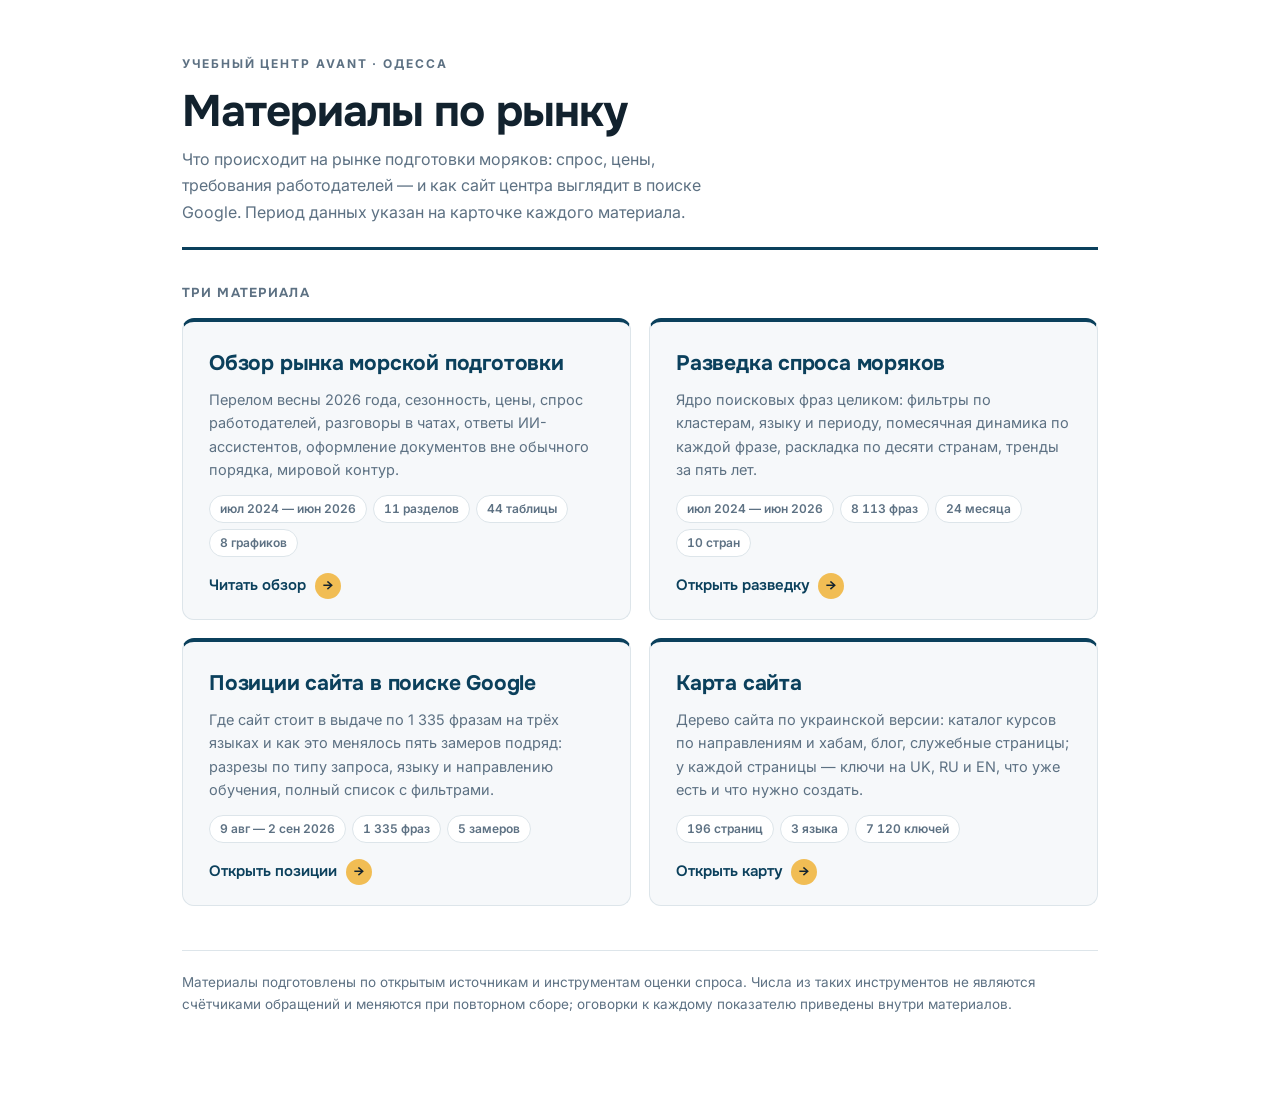
<file: index.html>
<!doctype html>
<html lang="ru">
<head>
<meta charset="utf-8">
<meta name="viewport" content="width=device-width, initial-scale=1">
<meta name="theme-color" content="#0b405c" media="(prefers-color-scheme: light)">
<meta name="theme-color" content="#0d1b26" media="(prefers-color-scheme: dark)">
<meta name="robots" content="noindex, nofollow">
<meta name="description" content="Материалы по рынку морской подготовки для учебного центра AVANT.">
<title>AVANT · материалы</title>
<link rel="preconnect" href="https://fonts.googleapis.com">
<link rel="preconnect" href="https://fonts.gstatic.com" crossorigin>
<link rel="stylesheet" href="https://fonts.googleapis.com/css2?family=Onest:wght@400;500;600;700&family=Inter:wght@400;500;600&display=swap">
<style>
/* Фирменная палитра: тёмно-синий #0B405C, золотой #F1BD54. Шрифты Onest и Inter. */
:root{
  --navy:#0b405c; --gold:#f1bd54; --navy-2:#285c80;
  --ink:#12222e; --muted:#5d7183; --line:#dde5ea; --bg:#ffffff;
  --panel:#f6f8fa; --panel-2:#eaf0f4; --plate:#ffffff;
  --acc:#0b405c; --s1:#1c6ea4; --s2:#b8860b; --good:#1f8a5f; --bad:#c0392b;
  --sh:"Onest",system-ui,-apple-system,"Segoe UI",Roboto,sans-serif;
  --tx:"Inter",system-ui,-apple-system,"Segoe UI",Roboto,sans-serif;
}
@media (prefers-color-scheme:dark){
  :root:not([data-theme="light"]){
    --navy:#7fb6d8; --gold:#f1bd54; --navy-2:#4d87ad;
    --ink:#e4edf3; --muted:#93a8b8; --line:#22323f; --bg:#0d1b26;
    --panel:#132836; --panel-2:#1a3242; --plate:#eef3f7;
    --acc:#7fb6d8; --s1:#3a88bd; --s2:#bd8a2a; --good:#4fb389; --bad:#dd7362;
  }
}
:root[data-theme="dark"]{
  --navy:#7fb6d8; --gold:#f1bd54; --navy-2:#4d87ad;
  --ink:#e4edf3; --muted:#93a8b8; --line:#22323f; --bg:#0d1b26;
  --panel:#132836; --panel-2:#1a3242; --plate:#eef3f7;
  --acc:#7fb6d8; --s1:#3a88bd; --s2:#bd8a2a; --good:#4fb389; --bad:#dd7362;
}
*{box-sizing:border-box}
html{-webkit-text-size-adjust:100%}
body{
  margin:0; background:var(--bg); color:var(--ink); min-height:100vh;
  font:400 17px/1.65 var(--tx);
  -webkit-font-smoothing:antialiased;
}
.wrap{max-width:960px; margin:0 auto; padding:0 22px 80px}
header{padding:54px 0 22px; border-bottom:3px solid var(--navy); margin-bottom:32px}
.eyebrow{font-size:12px; letter-spacing:.16em; text-transform:uppercase; color:var(--muted); font-weight:700; margin:0}
h1{font-family:var(--sh); font-weight:700; font-size:clamp(27px,4.4vw,44px); line-height:1.14; margin:12px 0 10px; letter-spacing:-.02em}
.lede{color:var(--muted); font-size:16px; margin:0; max-width:56ch}
.period{
  display:flex; align-items:baseline; gap:9px; font-size:13.5px; color:var(--muted);
  border-top:2px solid var(--gold); padding-top:13px; margin:20px 0 0;
}
.period b{font-family:var(--sh); font-size:15.5px; color:var(--ink); font-variant-numeric:tabular-nums; font-weight:600}
.razdel{
  font-family:var(--sh); font-size:13px; letter-spacing:.1em; text-transform:uppercase;
  color:var(--muted); font-weight:700; margin:0 0 14px;
}
.grid{display:grid; grid-template-columns:repeat(auto-fit,minmax(310px,1fr)); gap:18px}
.item{
  display:flex; flex-direction:column; text-decoration:none; color:inherit;
  background:var(--panel); border:1px solid var(--line); border-top:4px solid var(--navy);
  border-radius:12px; padding:24px 26px 20px; transition:border-color .12s, transform .12s, box-shadow .12s;
}
.item:hover,.item:focus-visible{
  border-color:var(--navy); border-top-color:var(--gold);
  transform:translateY(-2px); box-shadow:0 6px 20px rgba(11,64,92,.13);
}
.item .go{
  display:inline-flex; align-items:center; gap:9px; margin-top:auto; padding-top:16px;
  font-family:var(--sh); font-weight:600; font-size:15px; color:var(--navy);
}
.item .go i{
  font-style:normal; display:inline-flex; align-items:center; justify-content:center;
  width:26px; height:26px; border-radius:50%; background:var(--gold); color:#12222e;
  font-size:14px; transition:transform .12s;
}
.item:hover .go i{transform:translateX(3px)}
.item h2{font-family:var(--sh); font-weight:700; font-size:21px; margin:0 0 8px; letter-spacing:-.01em; color:var(--acc)}
.item p{font-size:14.5px; color:var(--muted); margin:0 0 14px; line-height:1.6}
.facts{display:flex; flex-wrap:wrap; gap:6px}
.f{
  font-size:12px; background:var(--bg); border:1px solid var(--line); border-radius:20px;
  padding:3px 10px; color:var(--muted); font-weight:600; font-variant-numeric:tabular-nums;
}
footer{margin-top:44px; padding-top:20px; border-top:1px solid var(--line); font-size:13.5px; color:var(--muted)}
@media (max-width:640px){
  header{padding-top:34px}
  .wrap{padding:0 16px 60px}
}
</style>
</head>
<body>
<div class="wrap">
<header>
  <p class="eyebrow">Учебный центр AVANT · Одесса</p>
  <h1>Материалы по рынку</h1>
  <p class="lede">Что происходит на рынке подготовки моряков: спрос, цены, требования
  работодателей — и как сайт центра выглядит в поиске Google. Период данных указан
  на карточке каждого материала.</p>
</header>

<h2 class="razdel">Три материала</h2>
<div class="grid">
  <a class="item" href="otchety/obzor-rynka-2026-08/">
    <h2>Обзор рынка морской подготовки</h2>
    <p>Перелом весны 2026 года, сезонность, цены, спрос работодателей, разговоры в чатах,
    ответы ИИ-ассистентов, оформление документов вне обычного порядка, мировой контур.</p>
    <div class="facts"><span class="f">июл 2024 — июн 2026</span><span class="f">11 разделов</span><span class="f">44 таблицы</span><span class="f">8 графиков</span></div>
    <span class="go">Читать обзор <i aria-hidden="true">→</i></span>
  </a>
  <a class="item" href="otchety/spros-2026-08/">
    <h2>Разведка спроса моряков</h2>
    <p>Ядро поисковых фраз целиком: фильтры по кластерам, языку и периоду, помесячная
    динамика по каждой фразе, раскладка по десяти странам, тренды за пять лет.</p>
    <div class="facts"><span class="f">июл 2024 — июн 2026</span><span class="f">8 113 фраз</span><span class="f">24 месяца</span><span class="f">10 стран</span></div>
    <span class="go">Открыть разведку <i aria-hidden="true">→</i></span>
  </a>
  <a class="item" href="otchety/pozicii/">
    <h2>Позиции сайта в поиске Google</h2>
    <p>Где сайт стоит в выдаче по 1 335 фразам на трёх языках и как это менялось пять замеров подряд:
    разрезы по типу запроса, языку и направлению обучения, полный список с фильтрами.</p>
    <div class="facts"><span class="f">9 авг — 2 сен 2026</span><span class="f">1 335 фраз</span><span class="f">5 замеров</span></div>
    <span class="go">Открыть позиции <i aria-hidden="true">→</i></span>
  </a>
  <a class="item" href="karta-saitu/">
    <h2>Карта сайта</h2>
    <p>Дерево сайта по украинской версии: каталог курсов по направлениям и хабам, блог, служебные страницы;
    у каждой страницы — ключи на UK, RU и EN, что уже есть и что нужно создать.</p>
    <div class="facts"><span class="f">196 страниц</span><span class="f">3 языка</span><span class="f">7 120 ключей</span></div>
    <span class="go">Открыть карту <i aria-hidden="true">→</i></span>
  </a>
</div>

<footer>Материалы подготовлены по открытым источникам и инструментам оценки спроса.
Числа из таких инструментов не являются счётчиками обращений и меняются при повторном сборе;
оговорки к каждому показателю приведены внутри материалов.</footer>
</div>
</body>
</html>
</file>
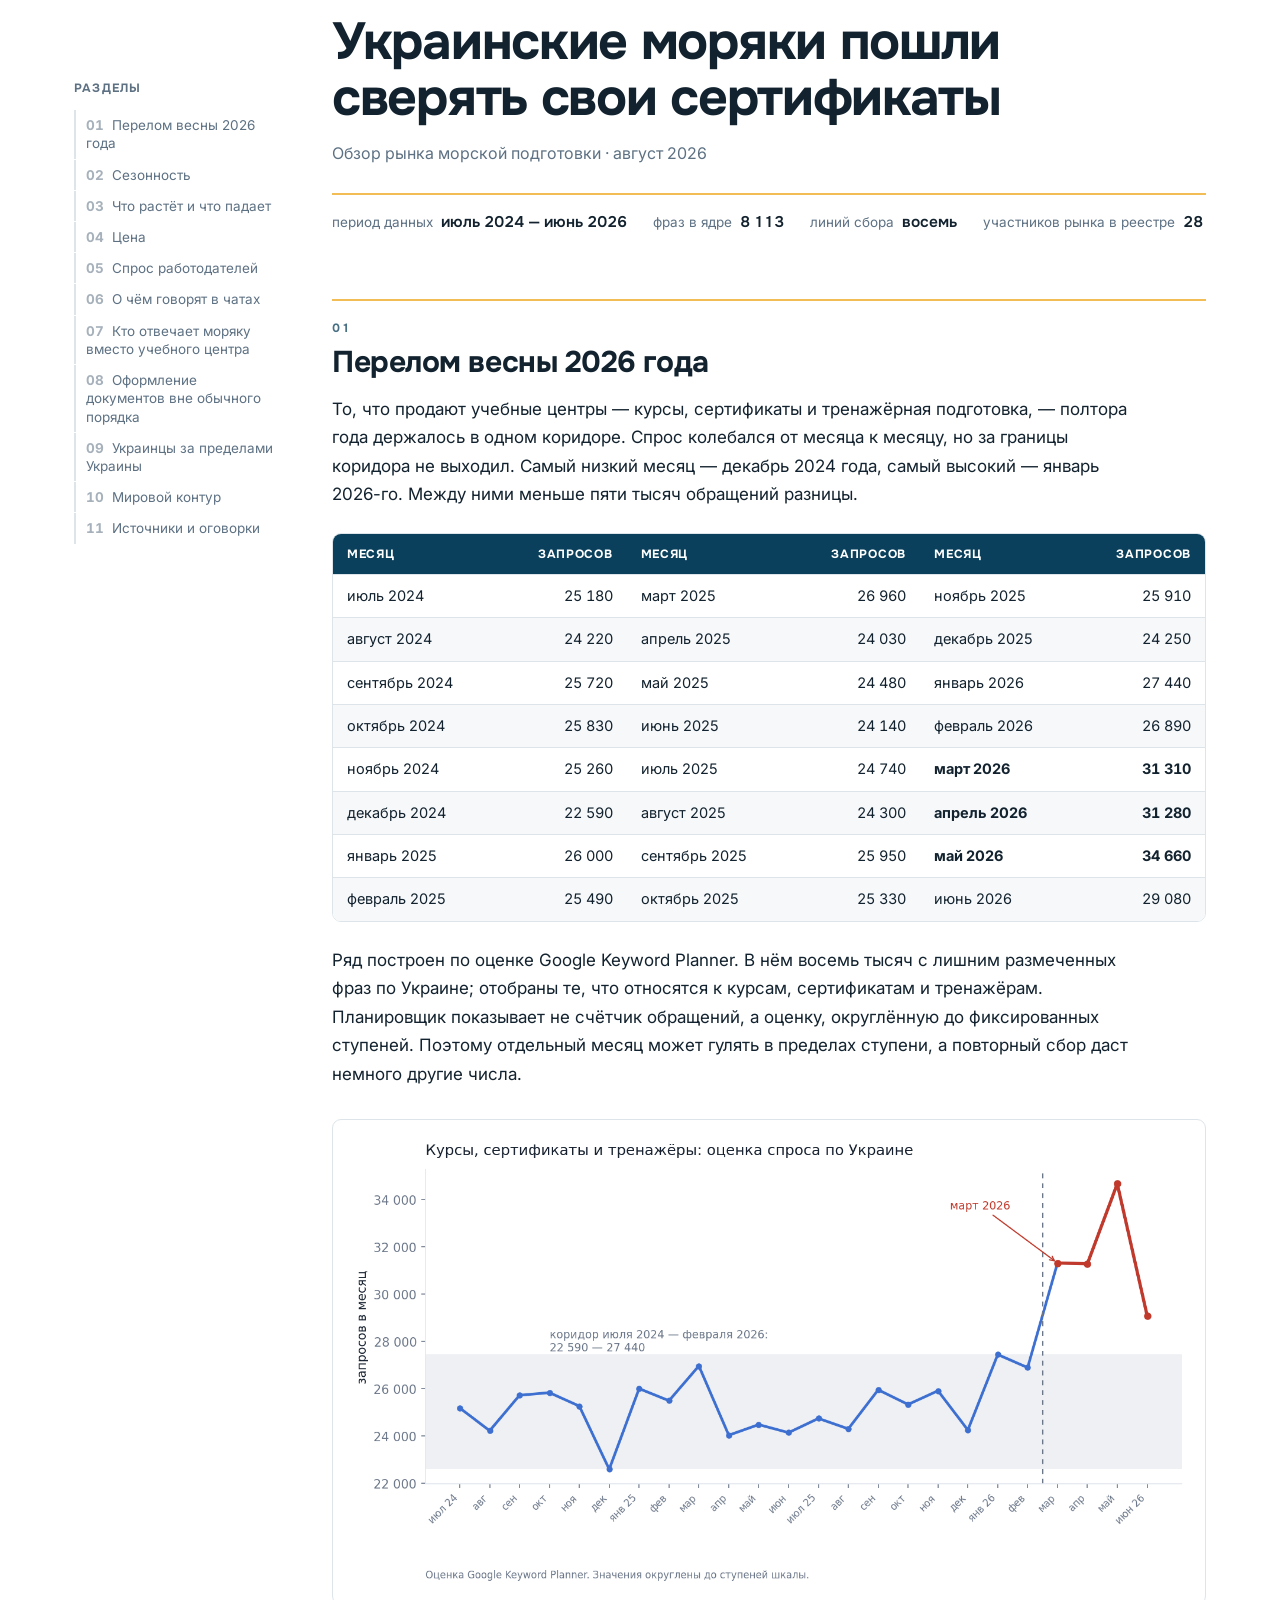
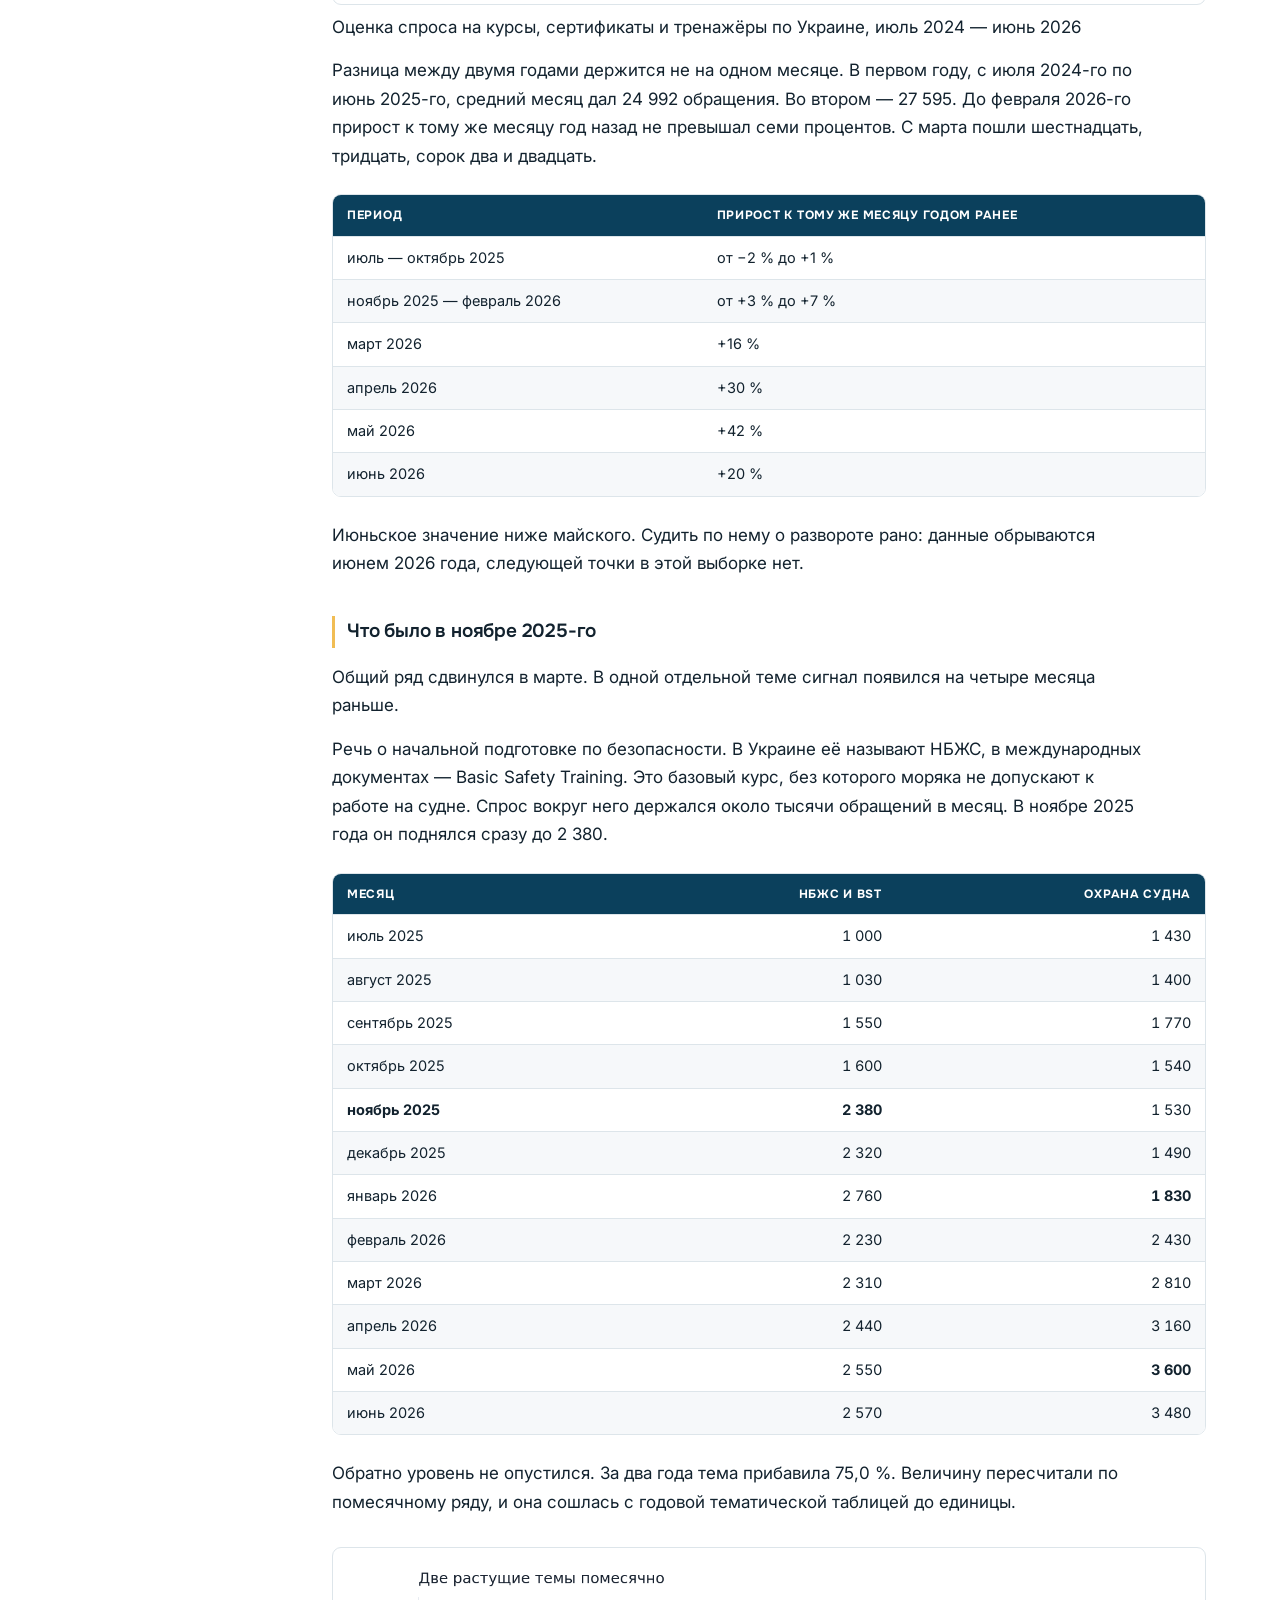
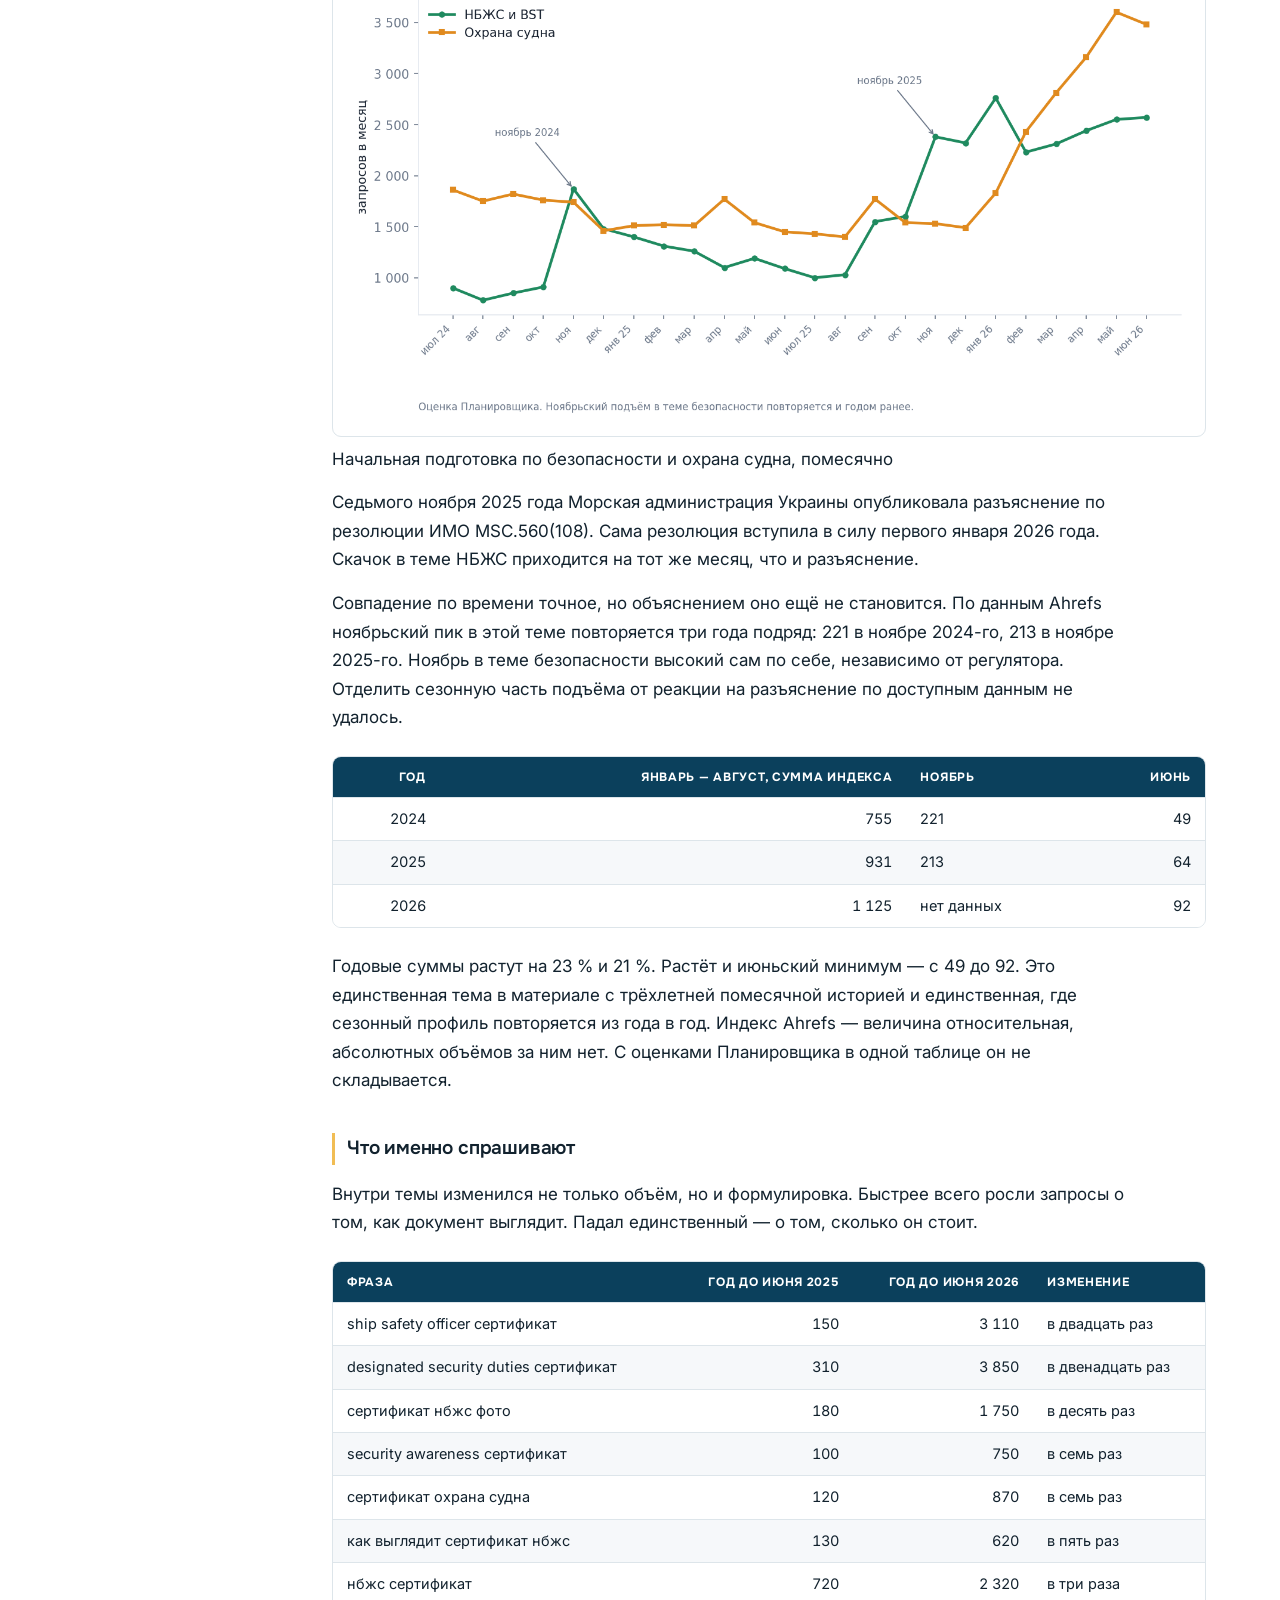
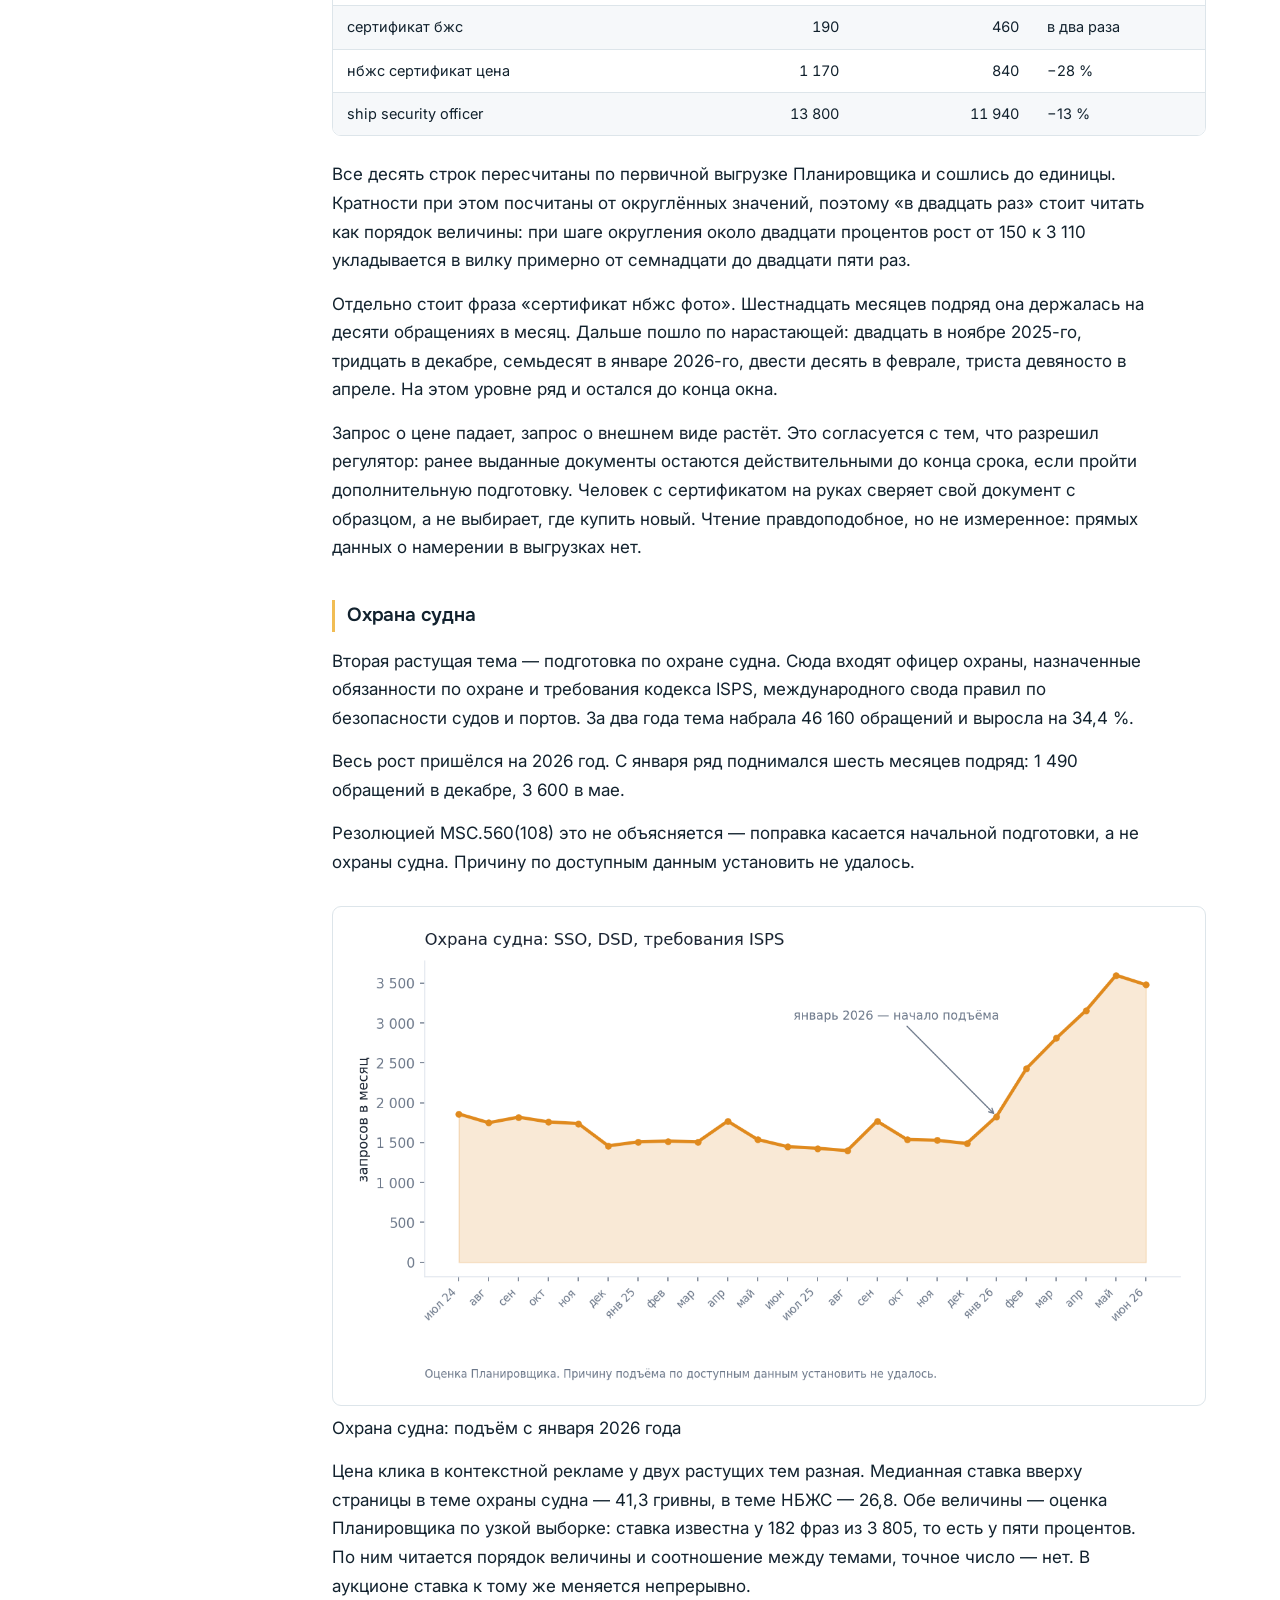
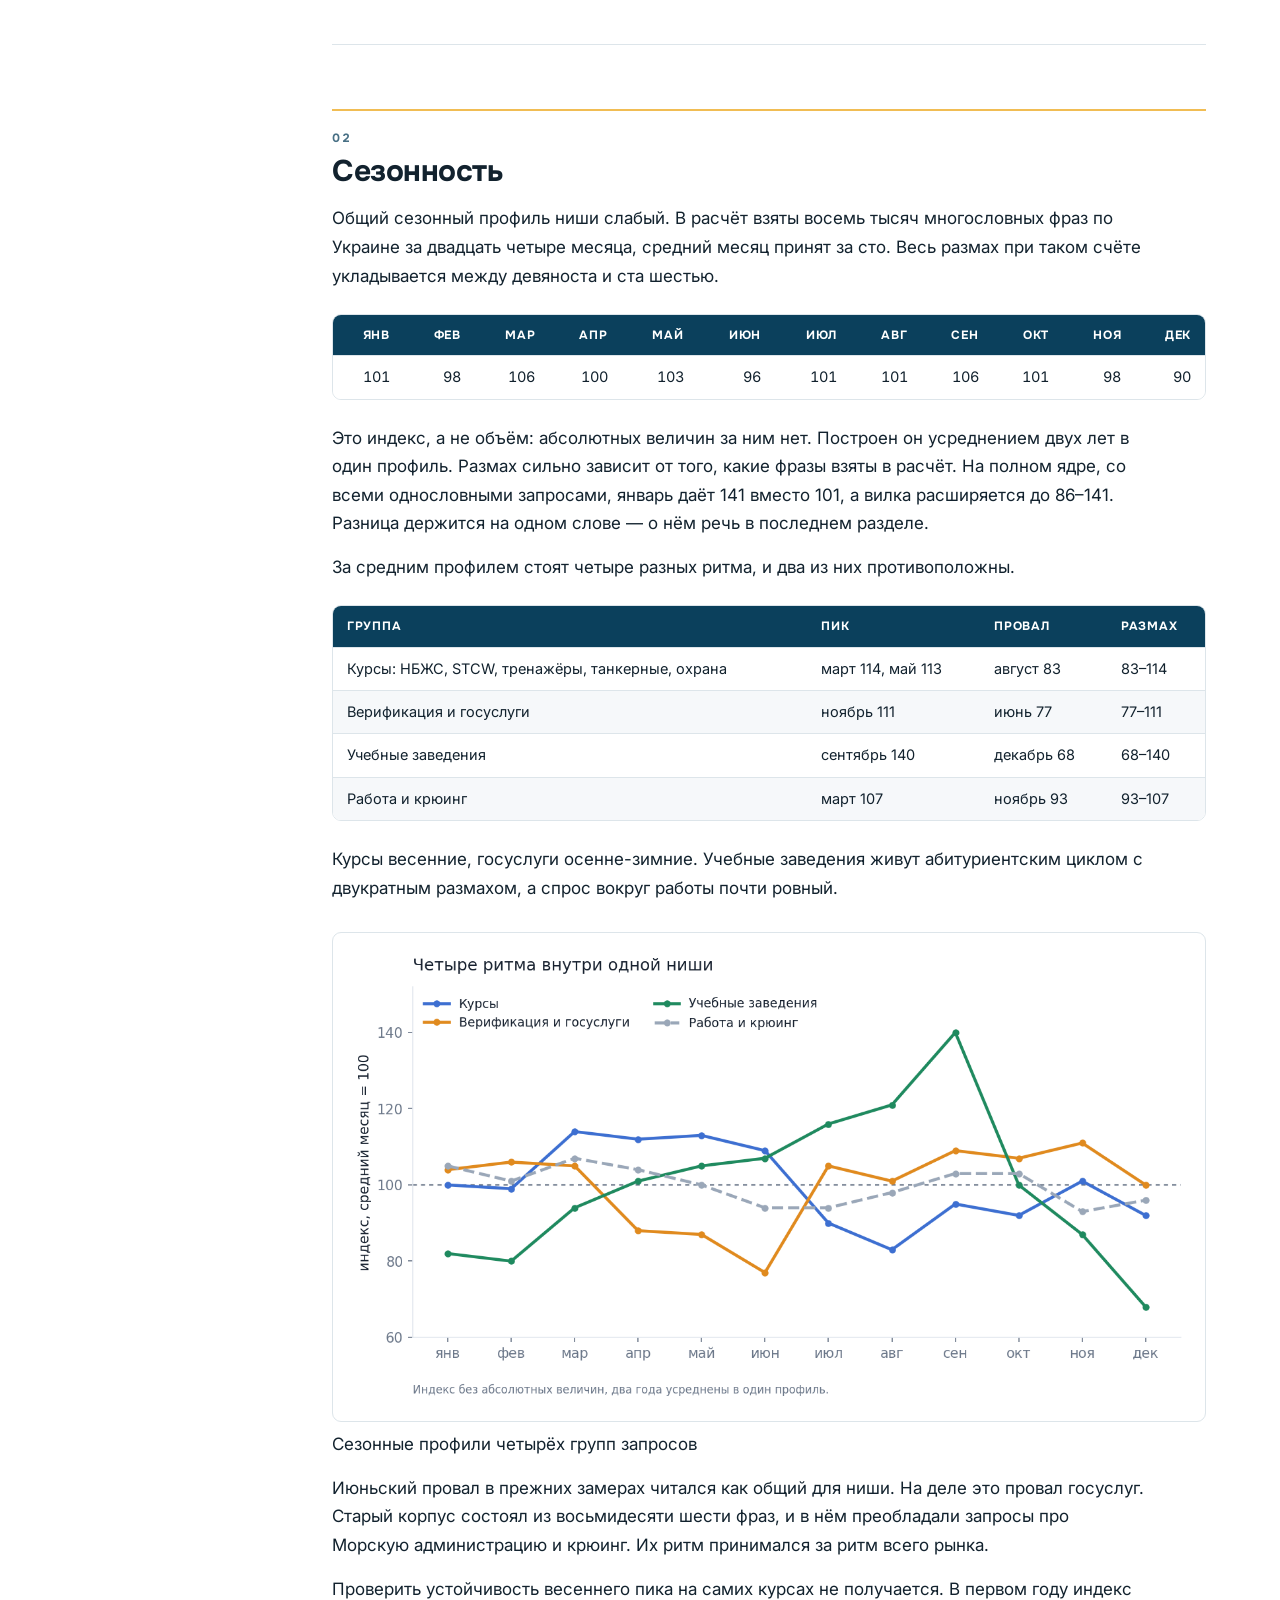
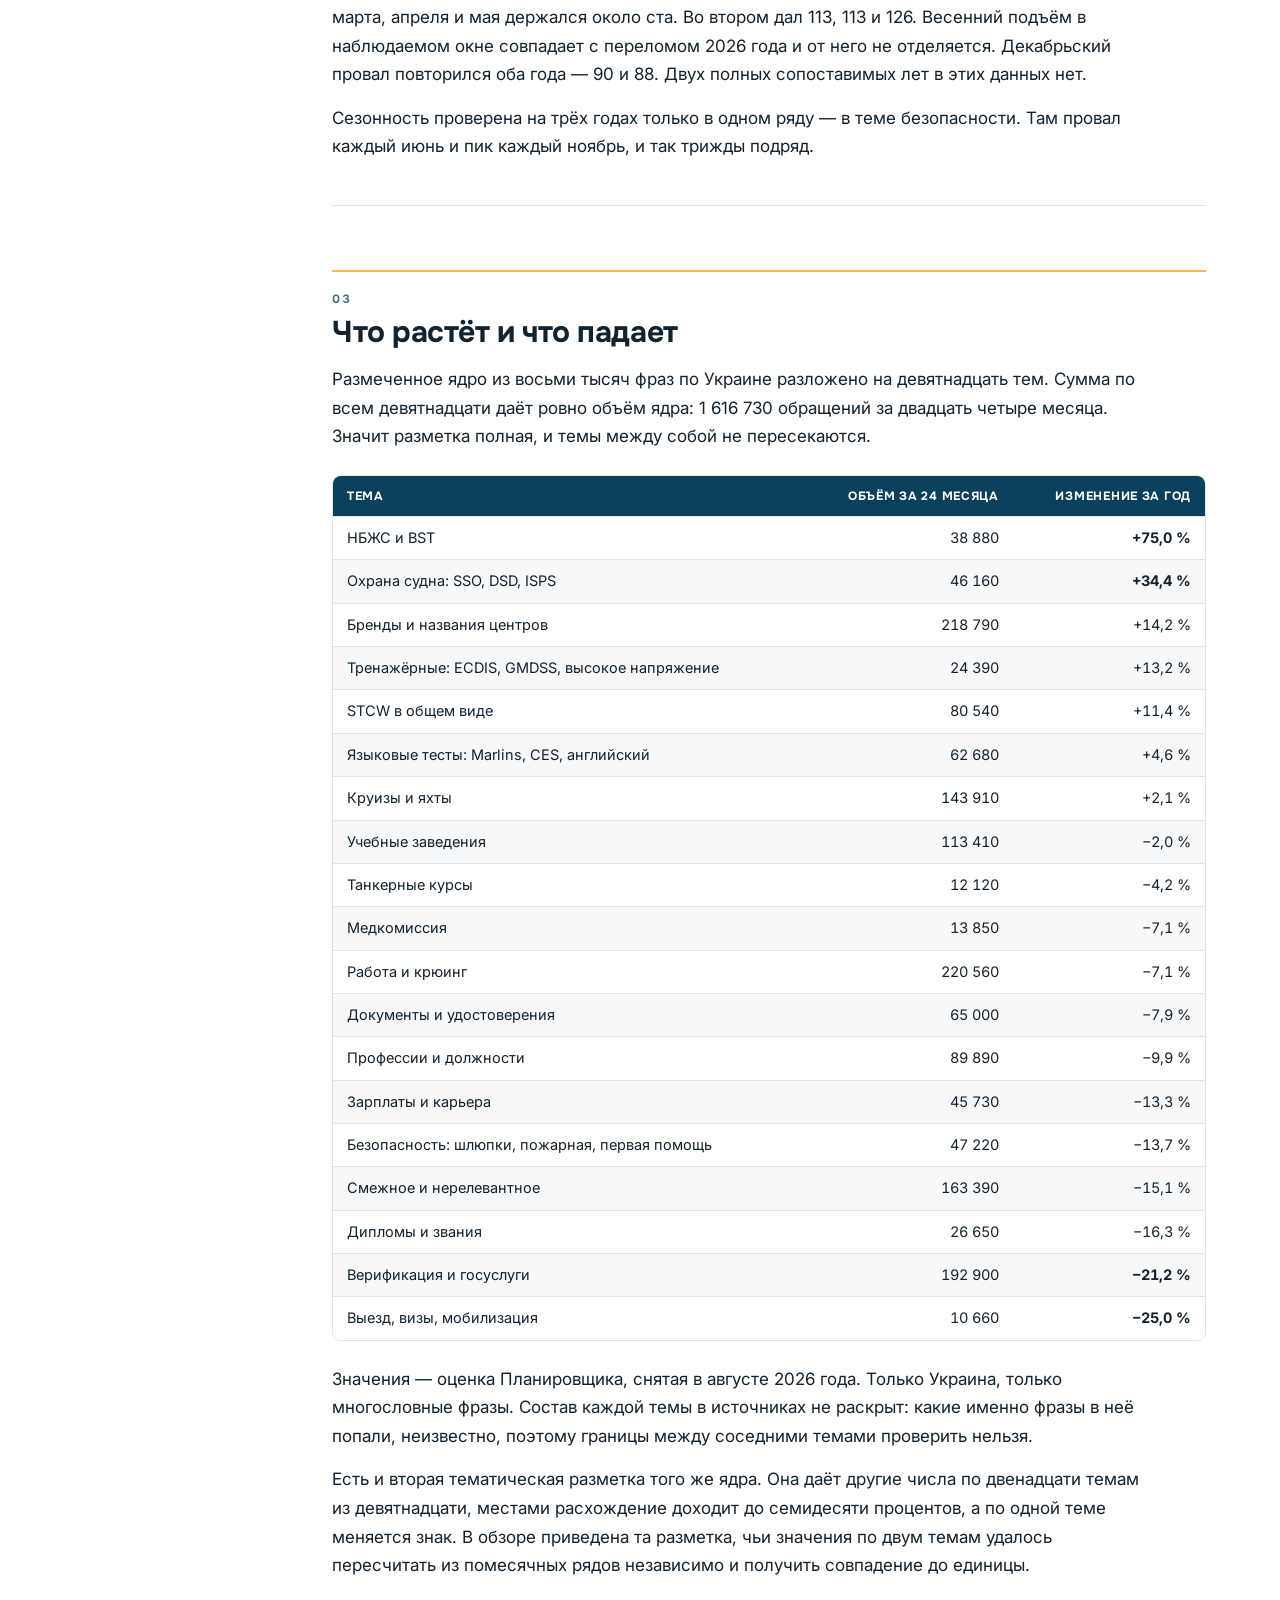
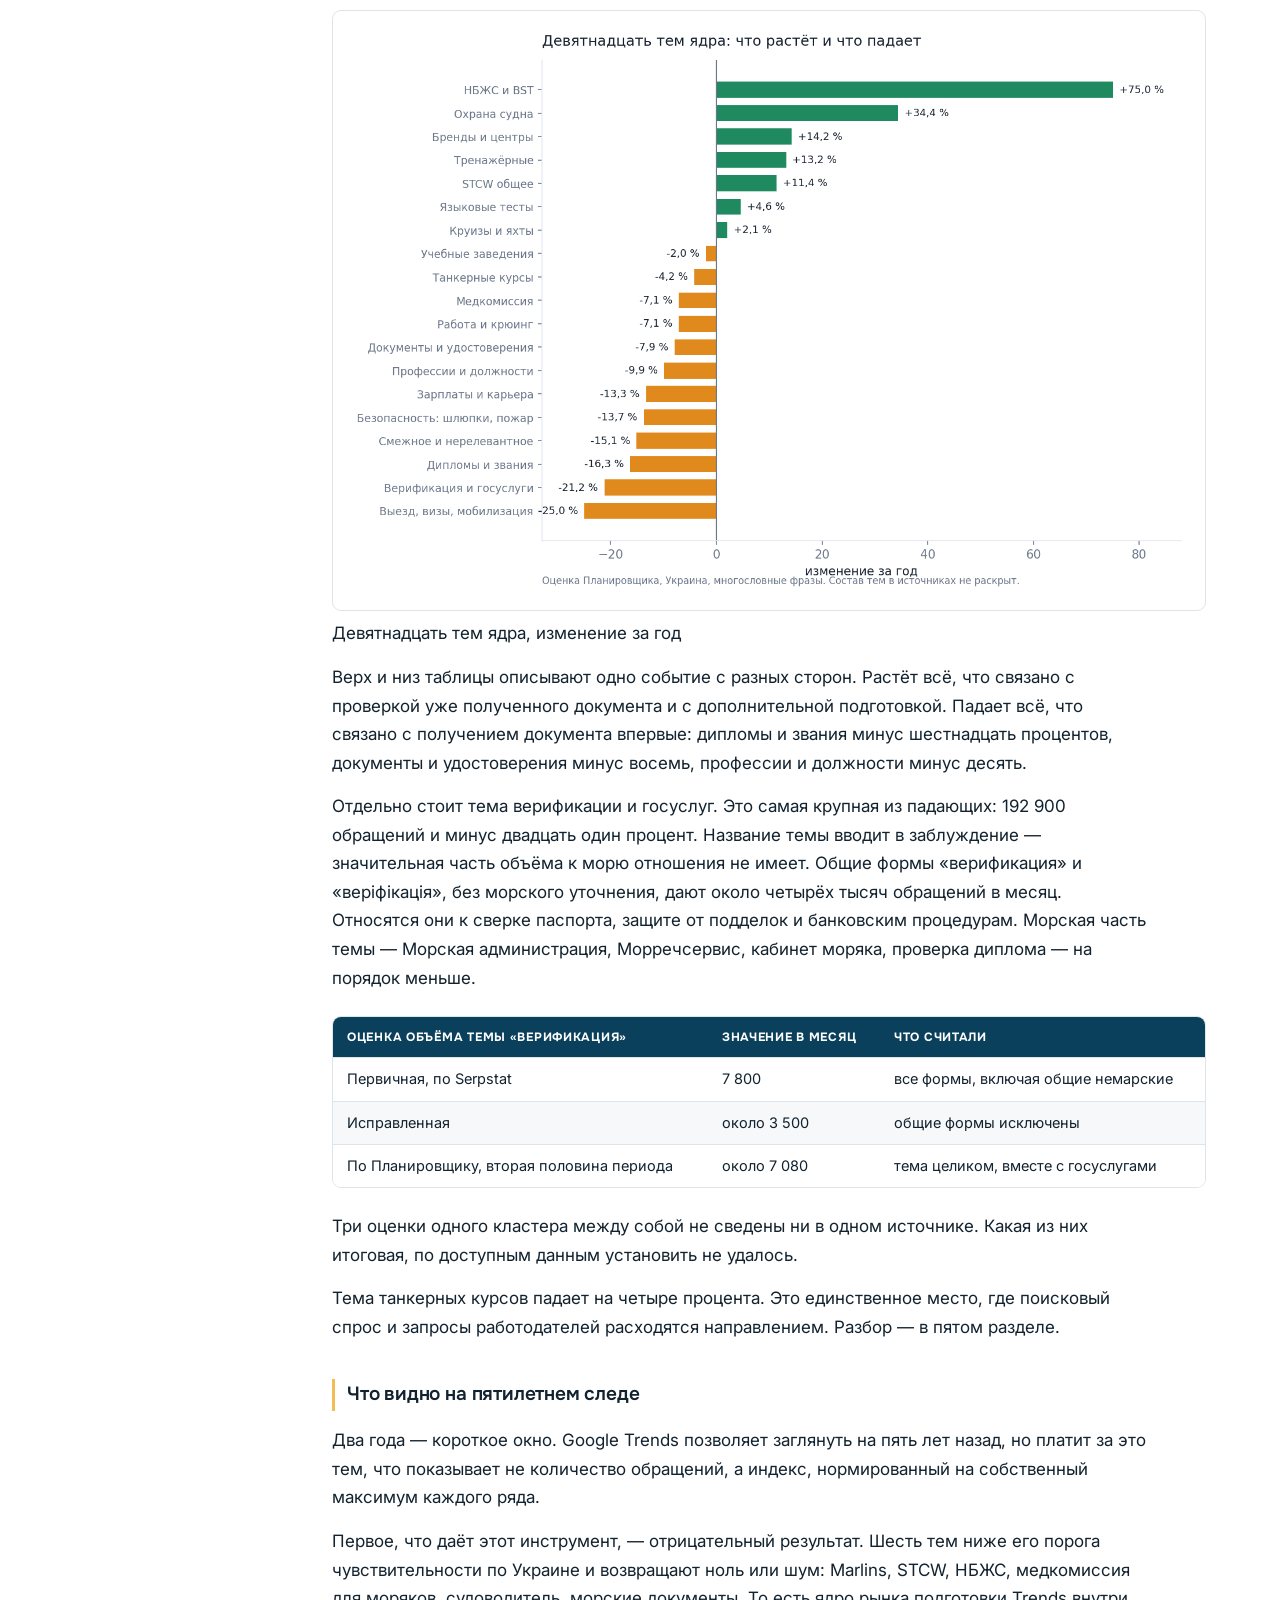
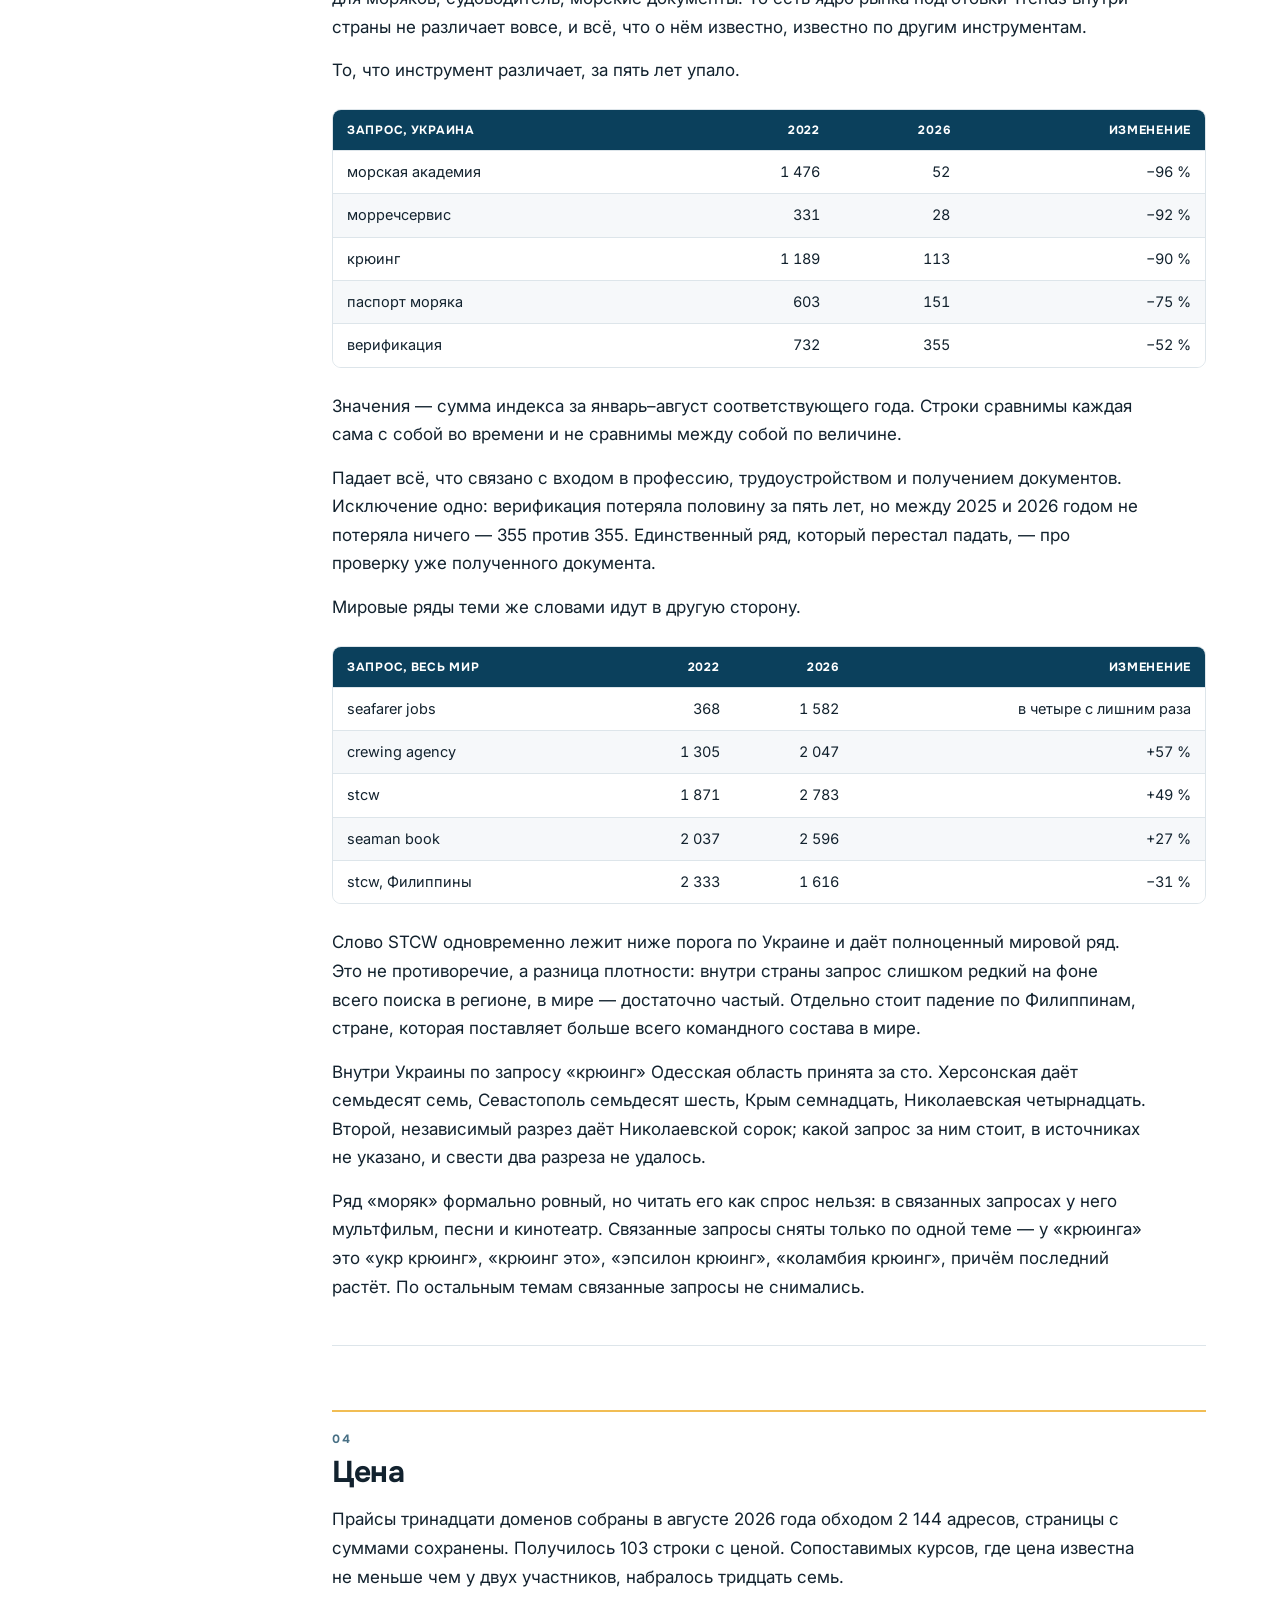
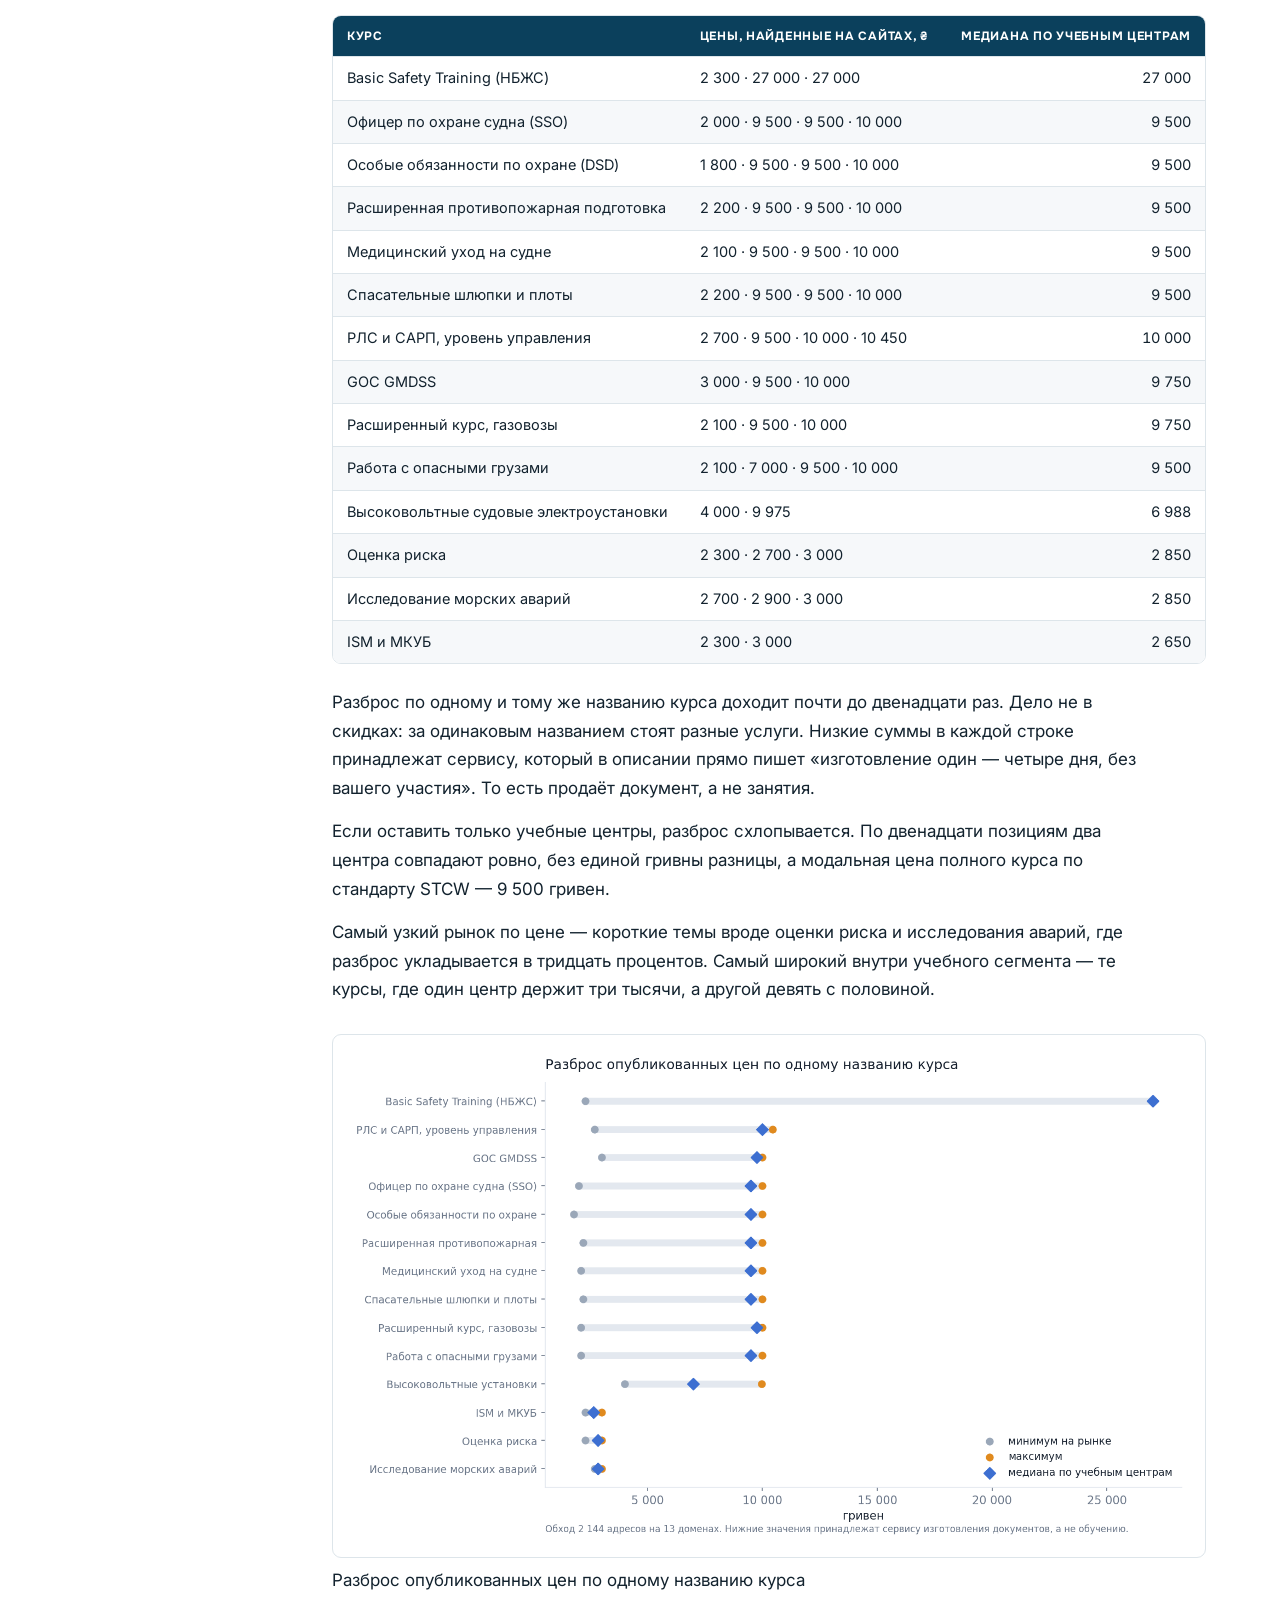
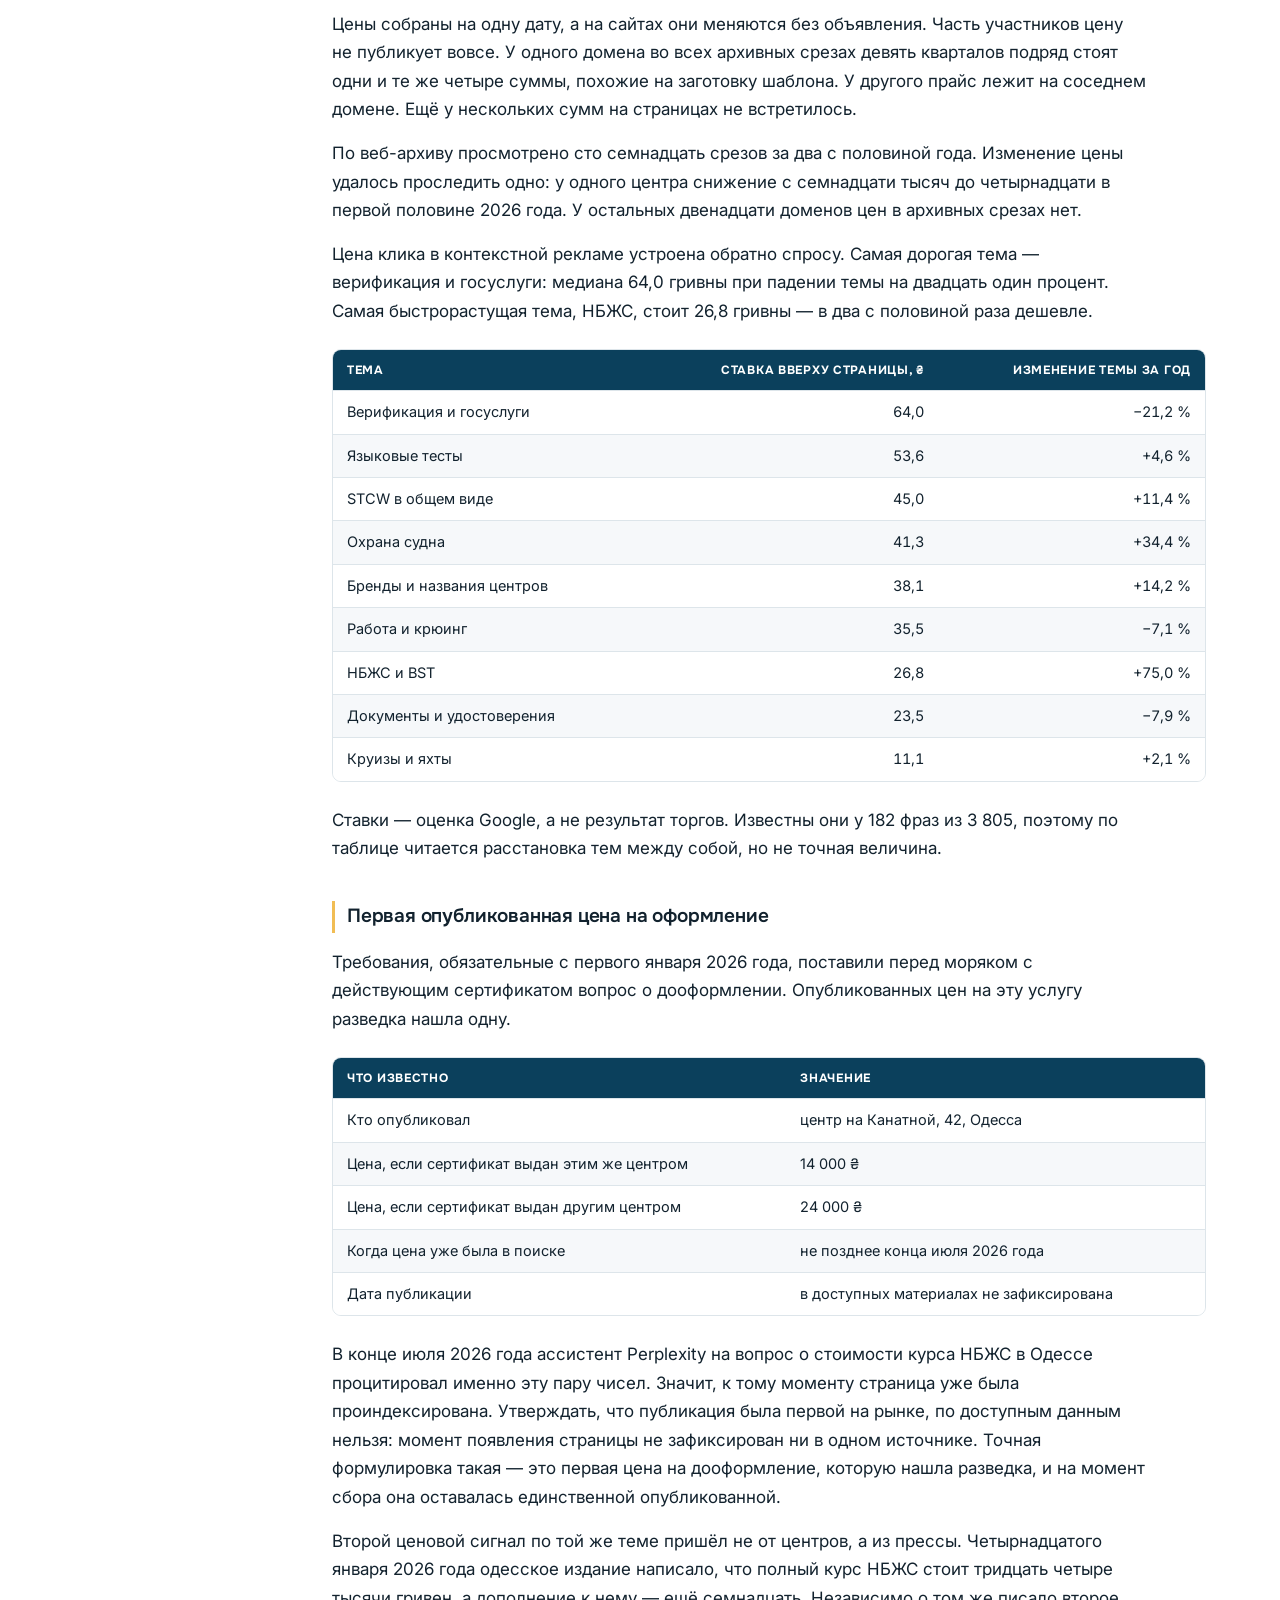
<file: obzor/index.html>
<!doctype html>
<html lang="ru"><head><meta charset="utf-8">
<meta name="robots" content="noindex, nofollow">
<meta http-equiv="refresh" content="0; url=../otchety/obzor-rynka-2026-08/">
<title>Обзор рынка морской подготовки</title></head>
<body><p>Открывается <a href="../otchety/obzor-rynka-2026-08/">обзор рынка морской подготовки</a>.</p></body></html>
</file>
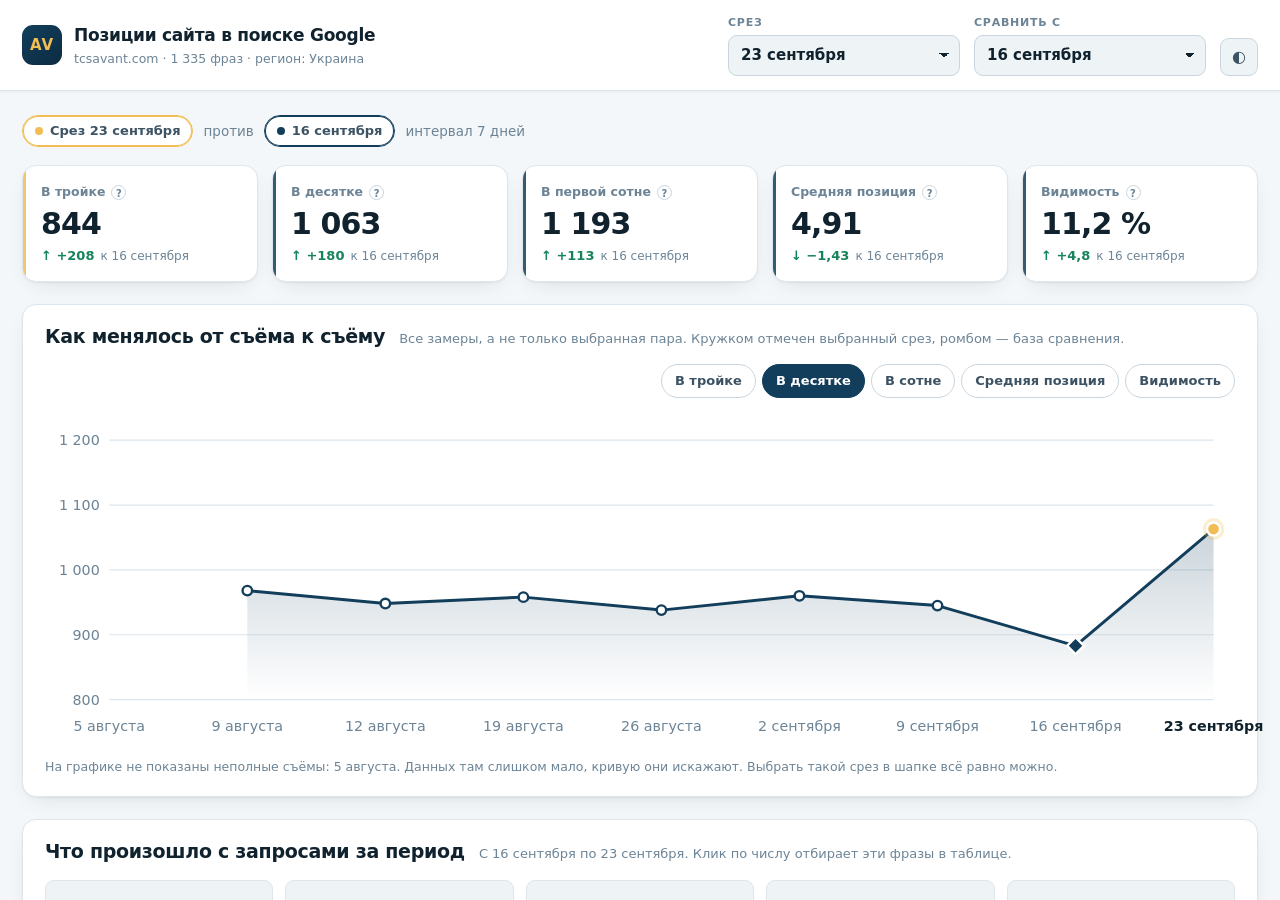
<file: pozicii/index.html>
<!doctype html>
<html lang="ru"><head><meta charset="utf-8">
<meta name="robots" content="noindex, nofollow">
<meta name="viewport" content="width=device-width, initial-scale=1">
<meta http-equiv="refresh" content="0; url=../otchety/pozicii/">
<title>Позиции сайта в поиске Google</title></head>
<body><p>Открываются <a href="../otchety/pozicii/">позиции сайта в поиске Google</a>.</p></body></html>
</file>
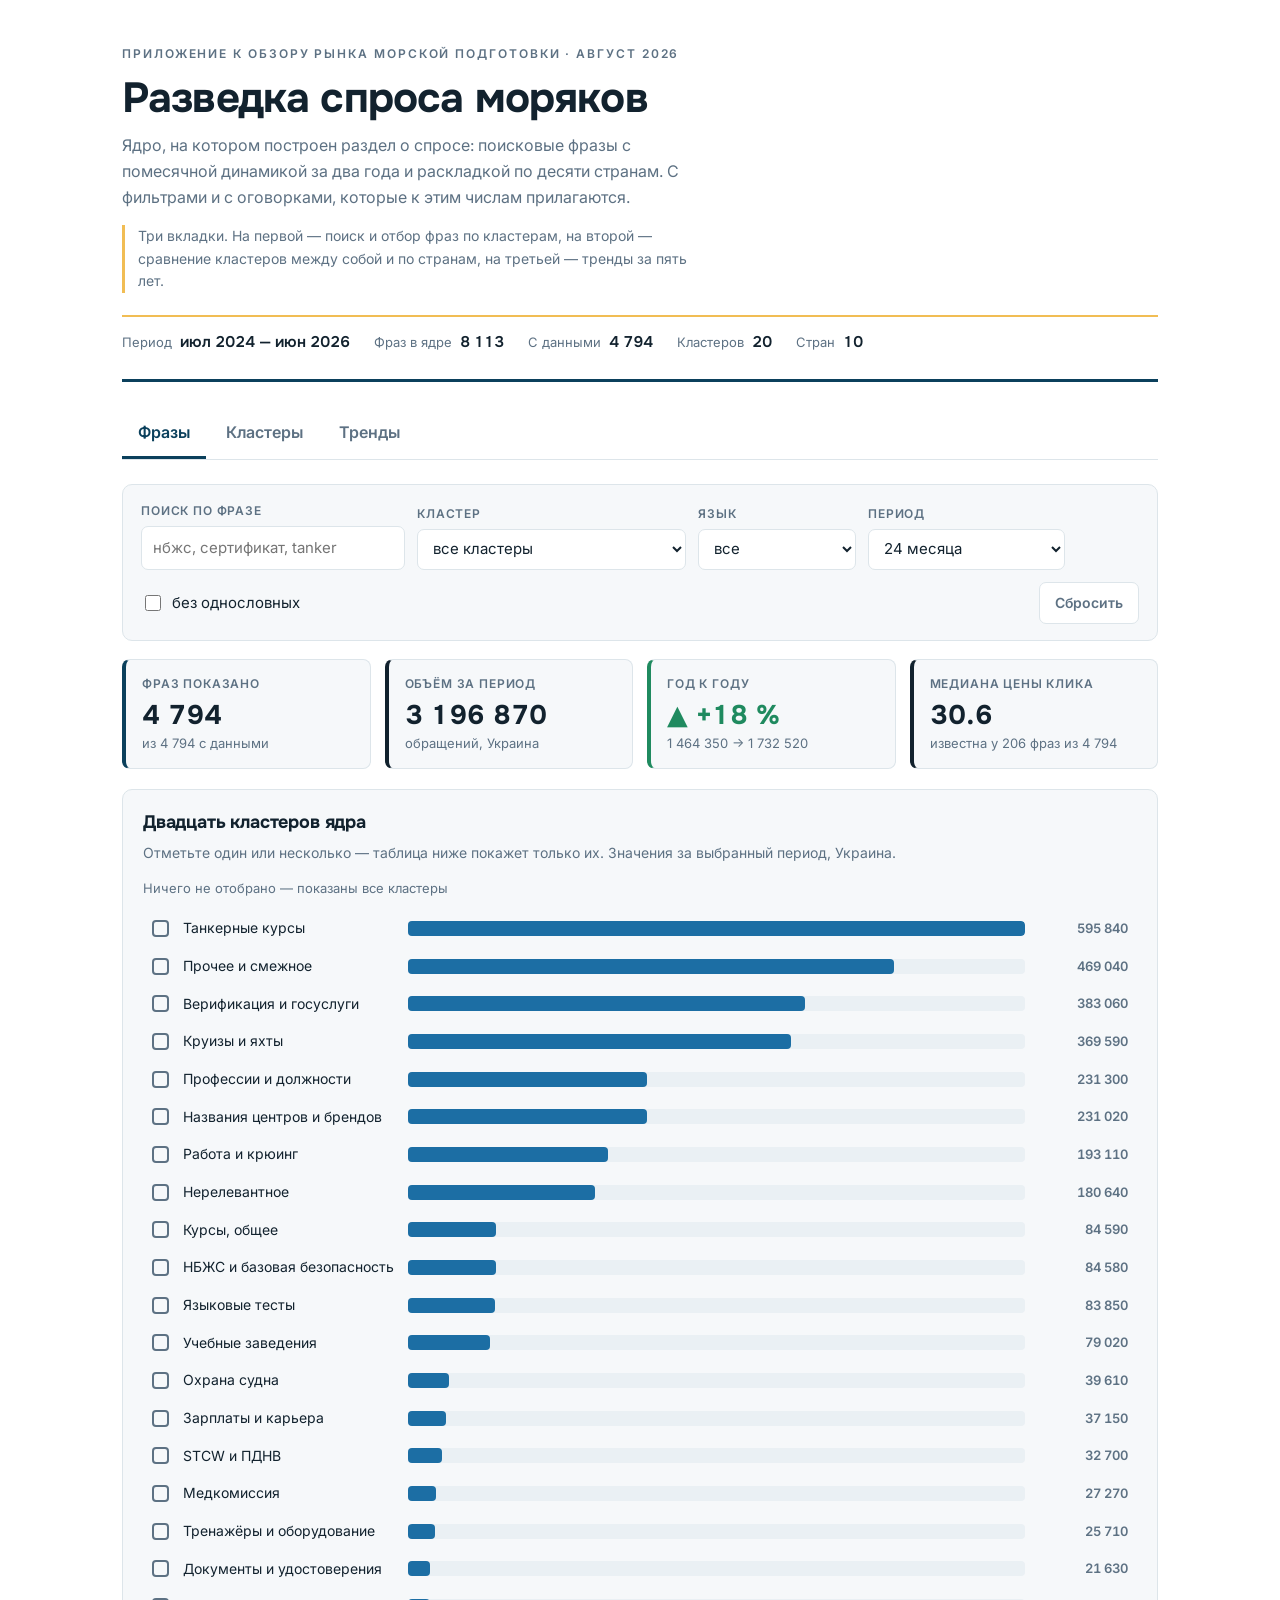
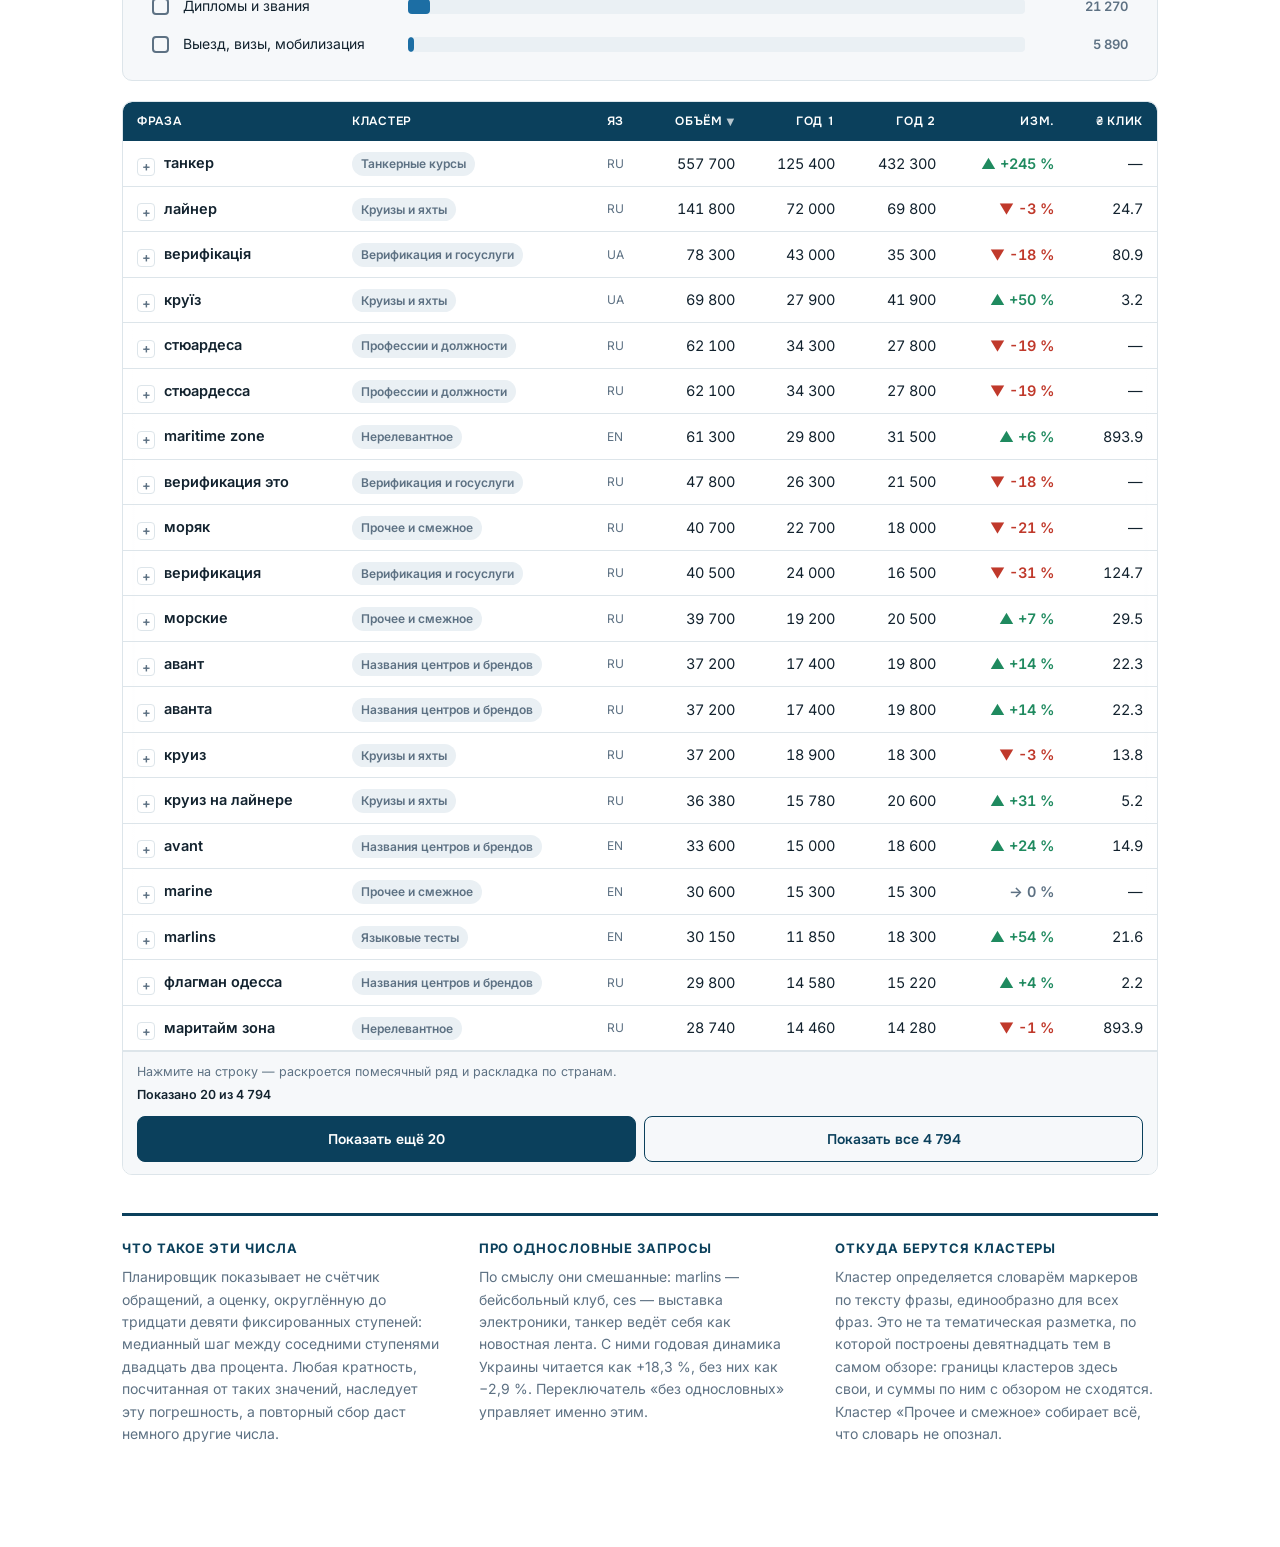
<file: spros/index.html>
<!doctype html>
<html lang="ru"><head><meta charset="utf-8">
<meta name="robots" content="noindex, nofollow">
<meta http-equiv="refresh" content="0; url=../otchety/spros-2026-08/">
<title>Разведка спроса моряков</title></head>
<body><p>Открывается <a href="../otchety/spros-2026-08/">разведка спроса моряков</a>.</p></body></html>
</file>
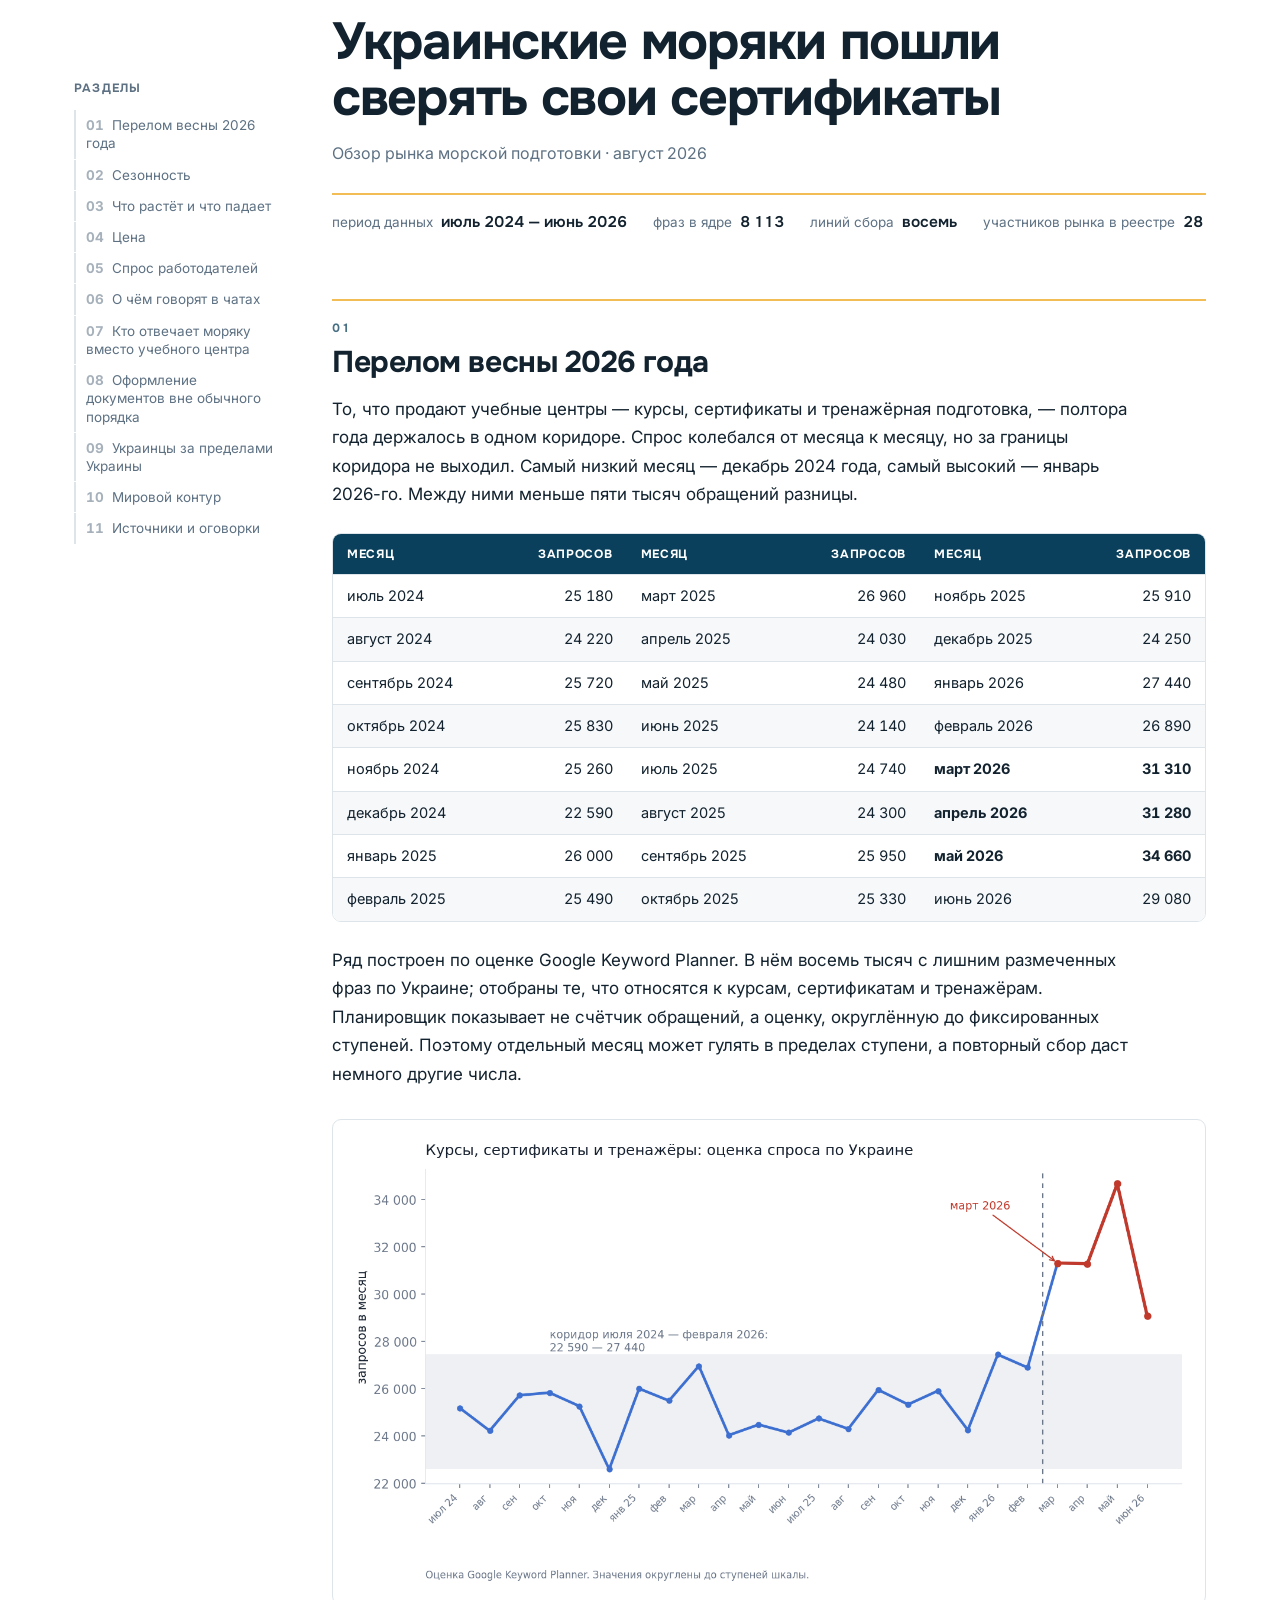
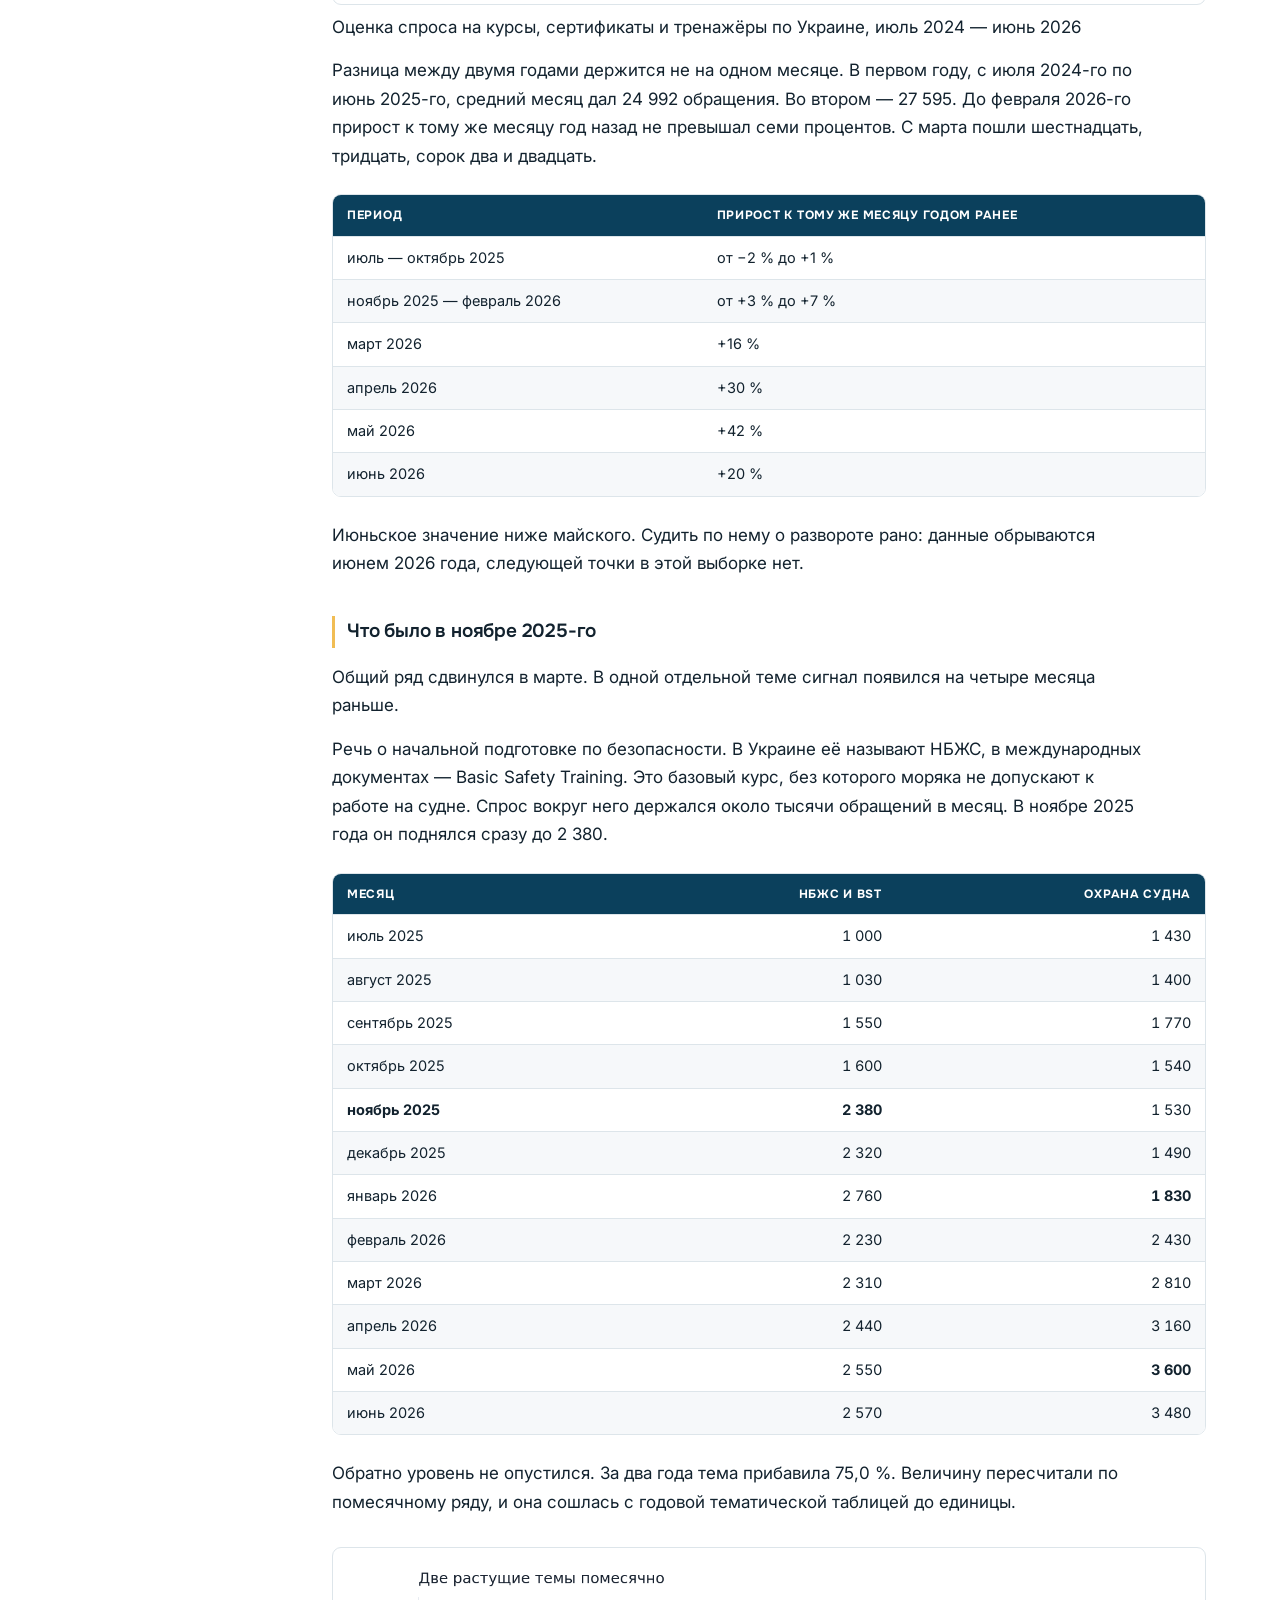
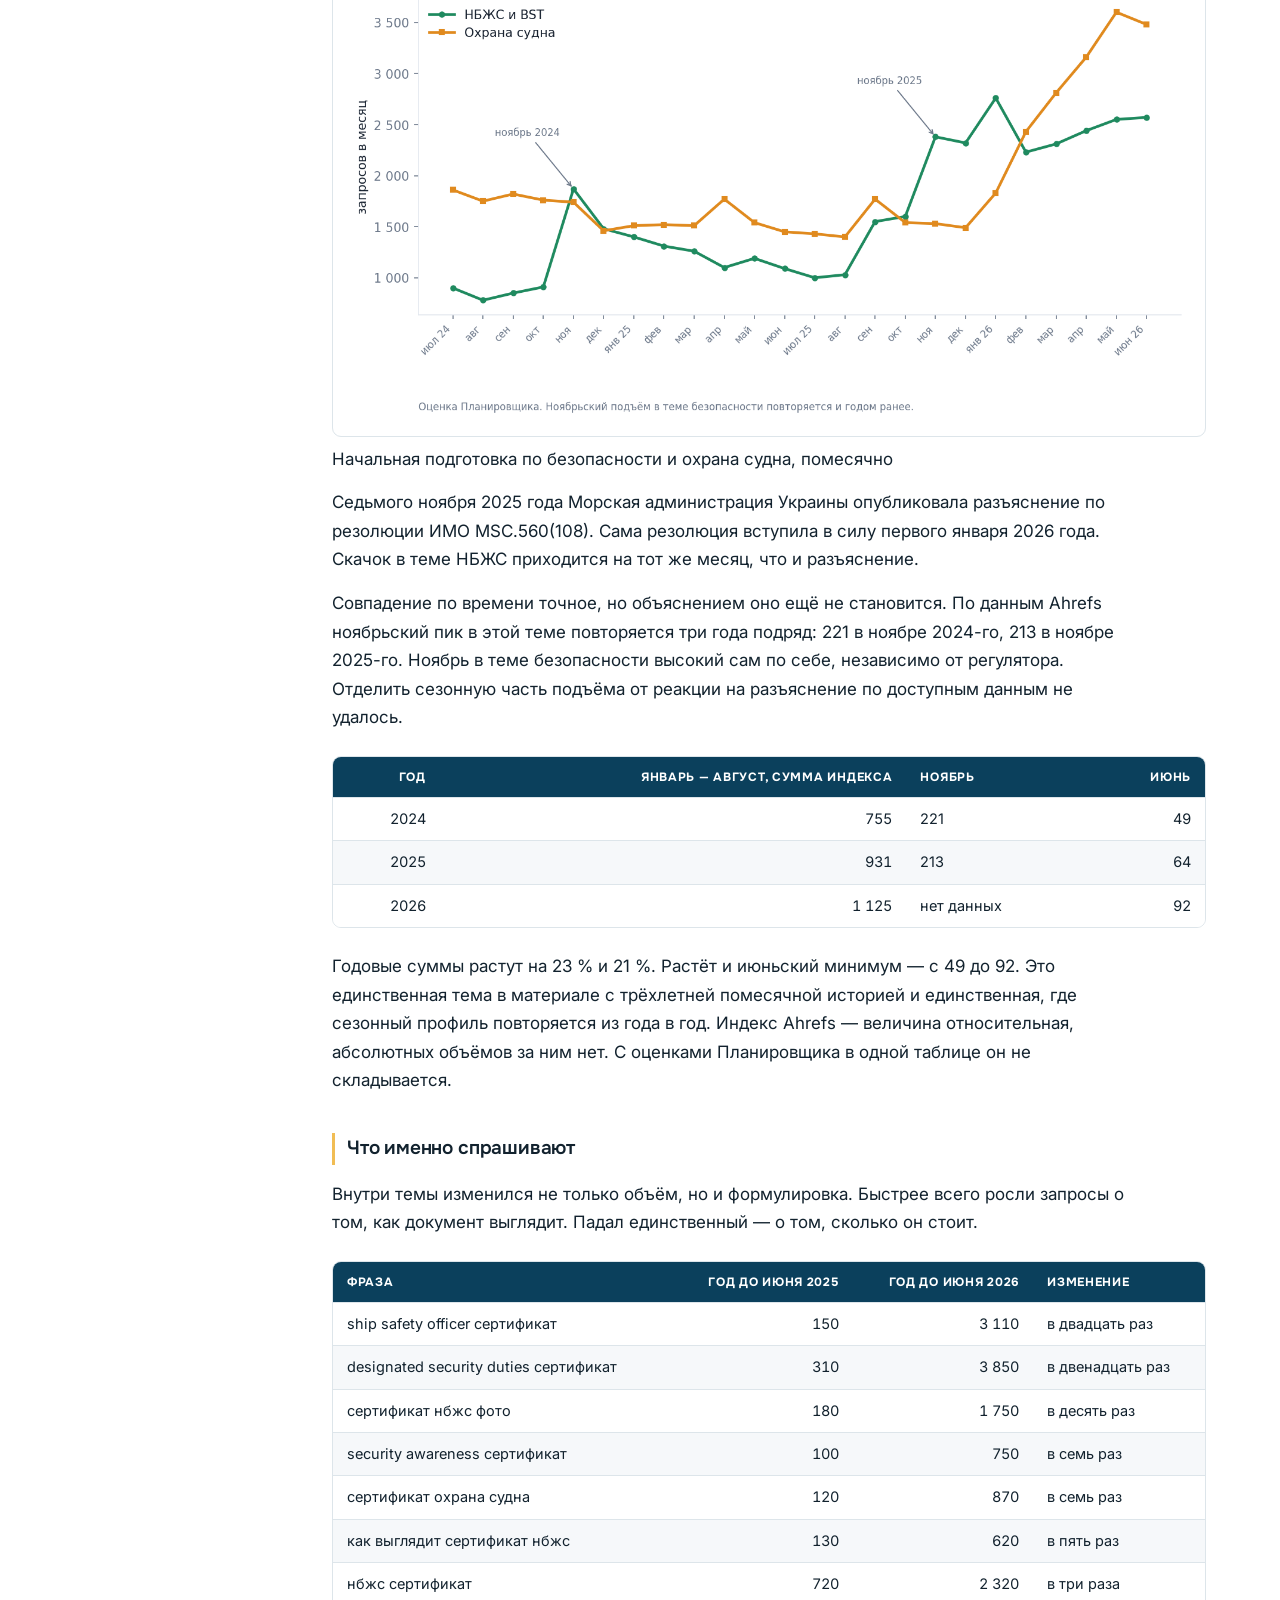
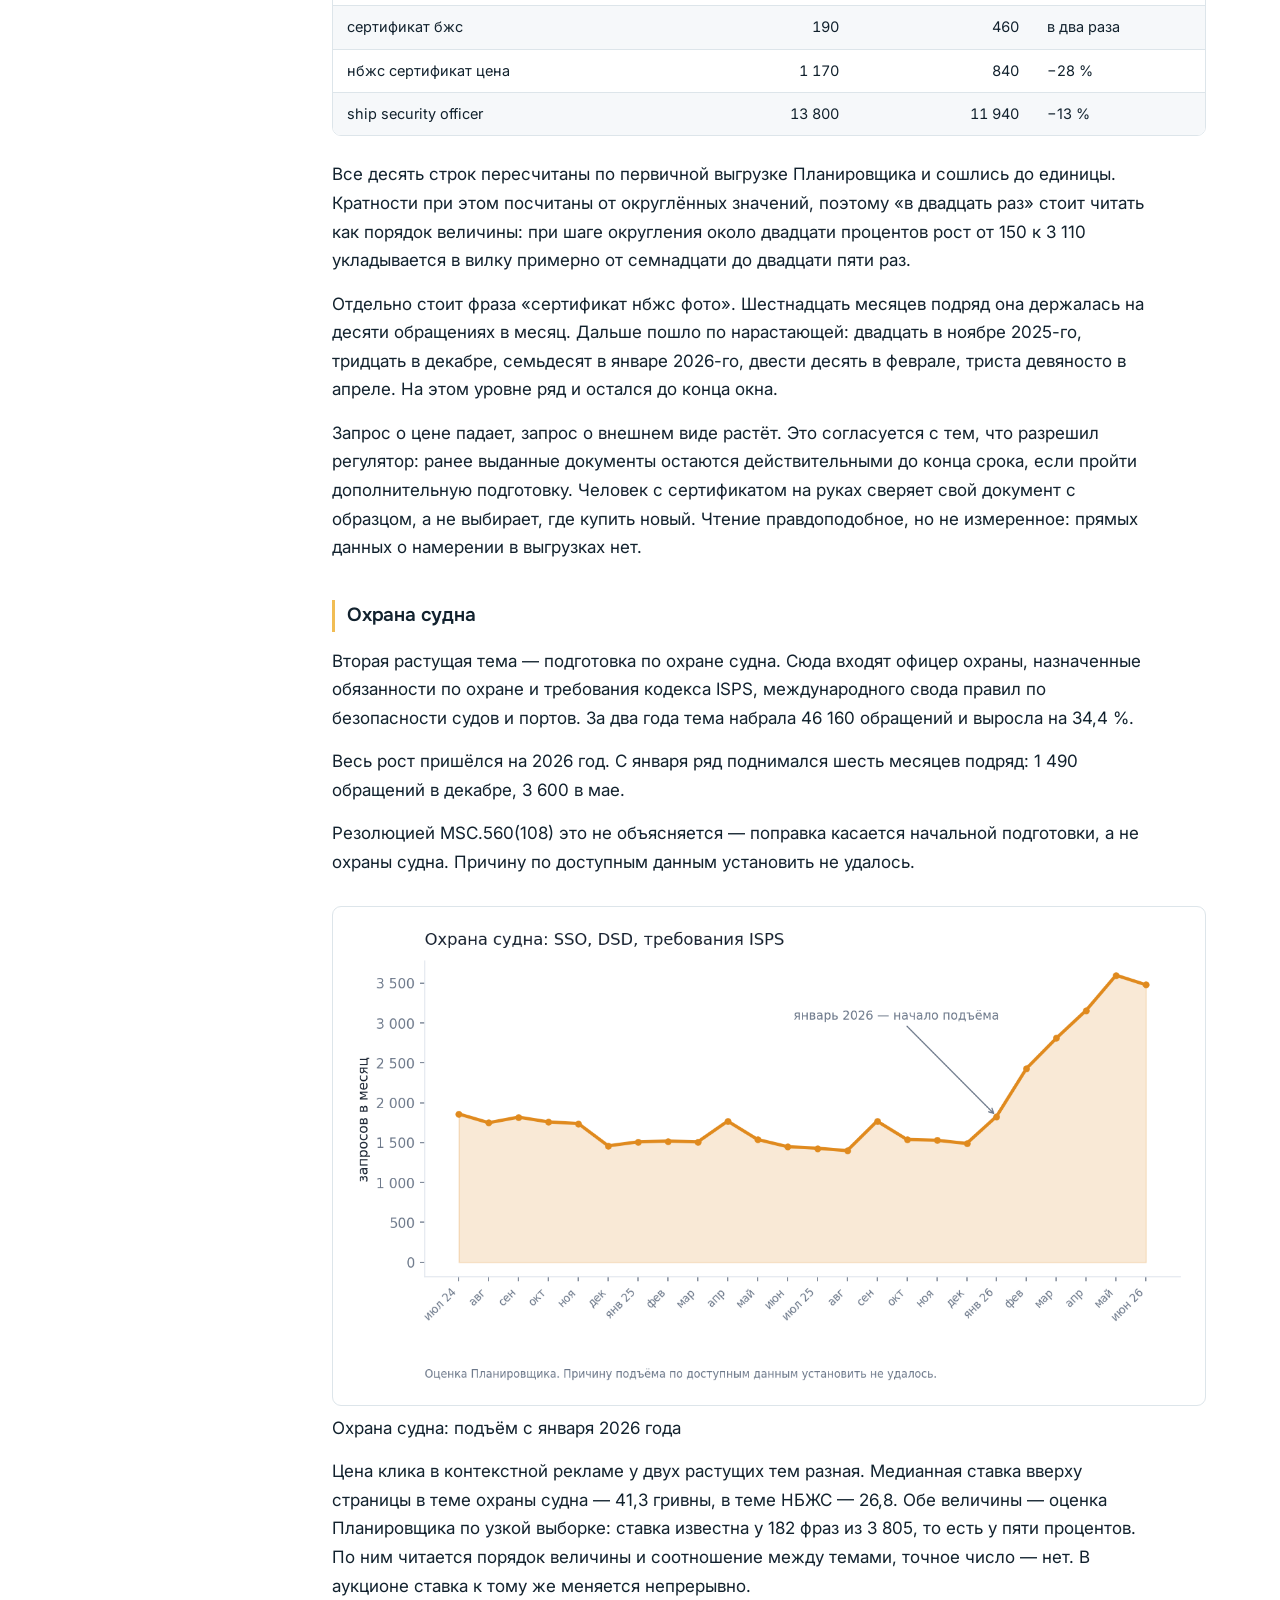
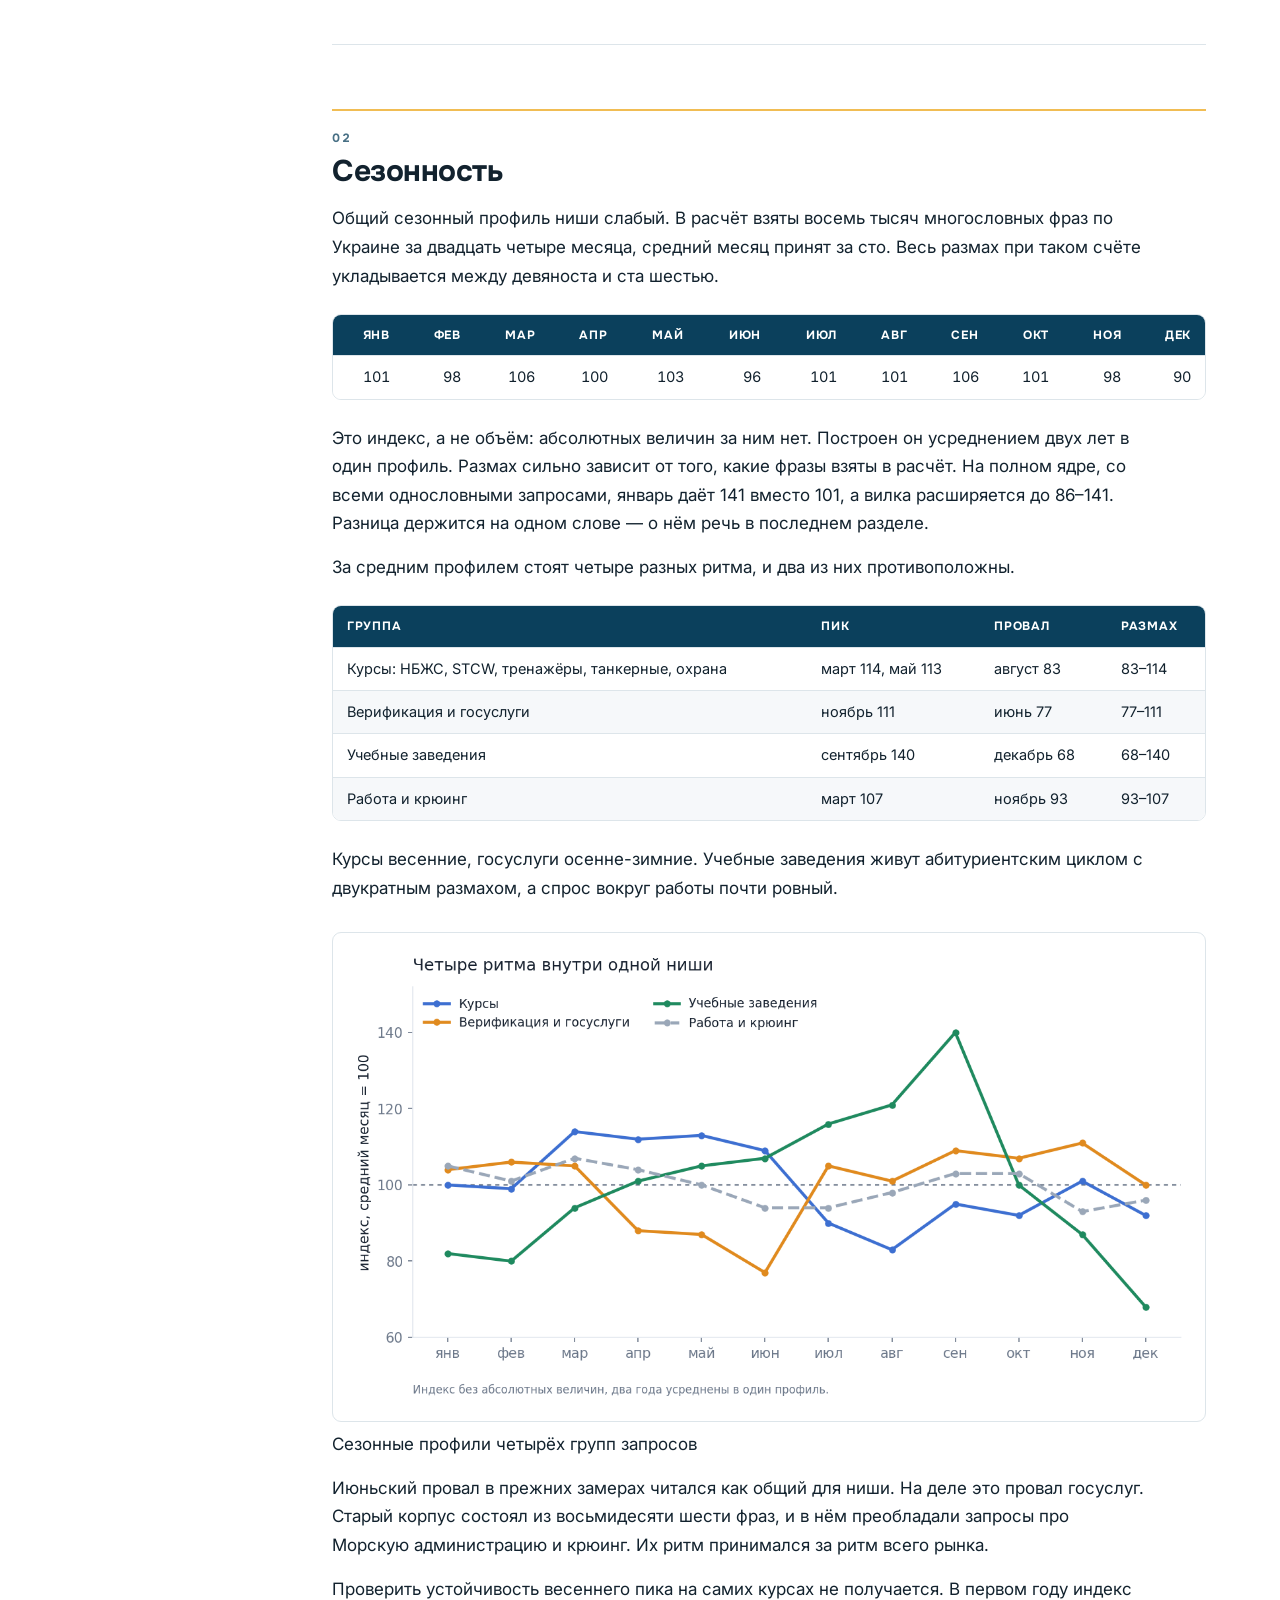
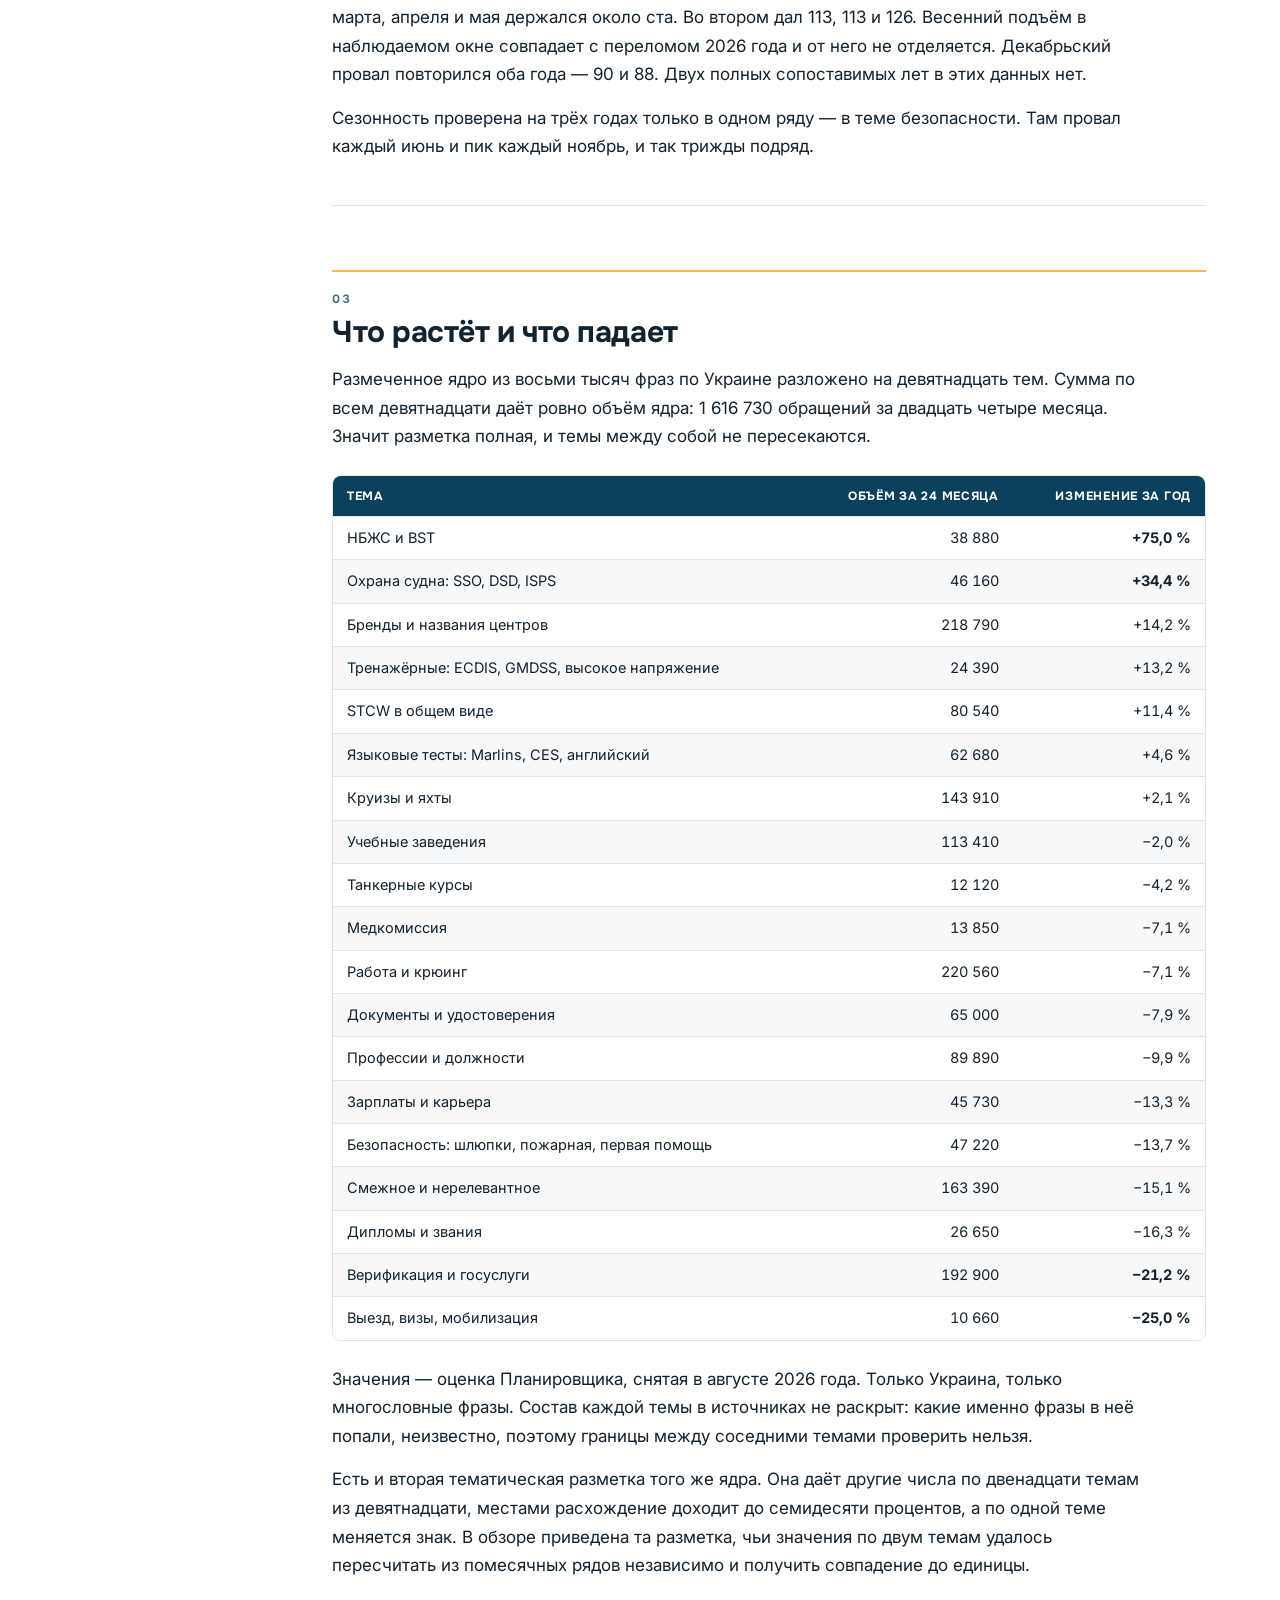
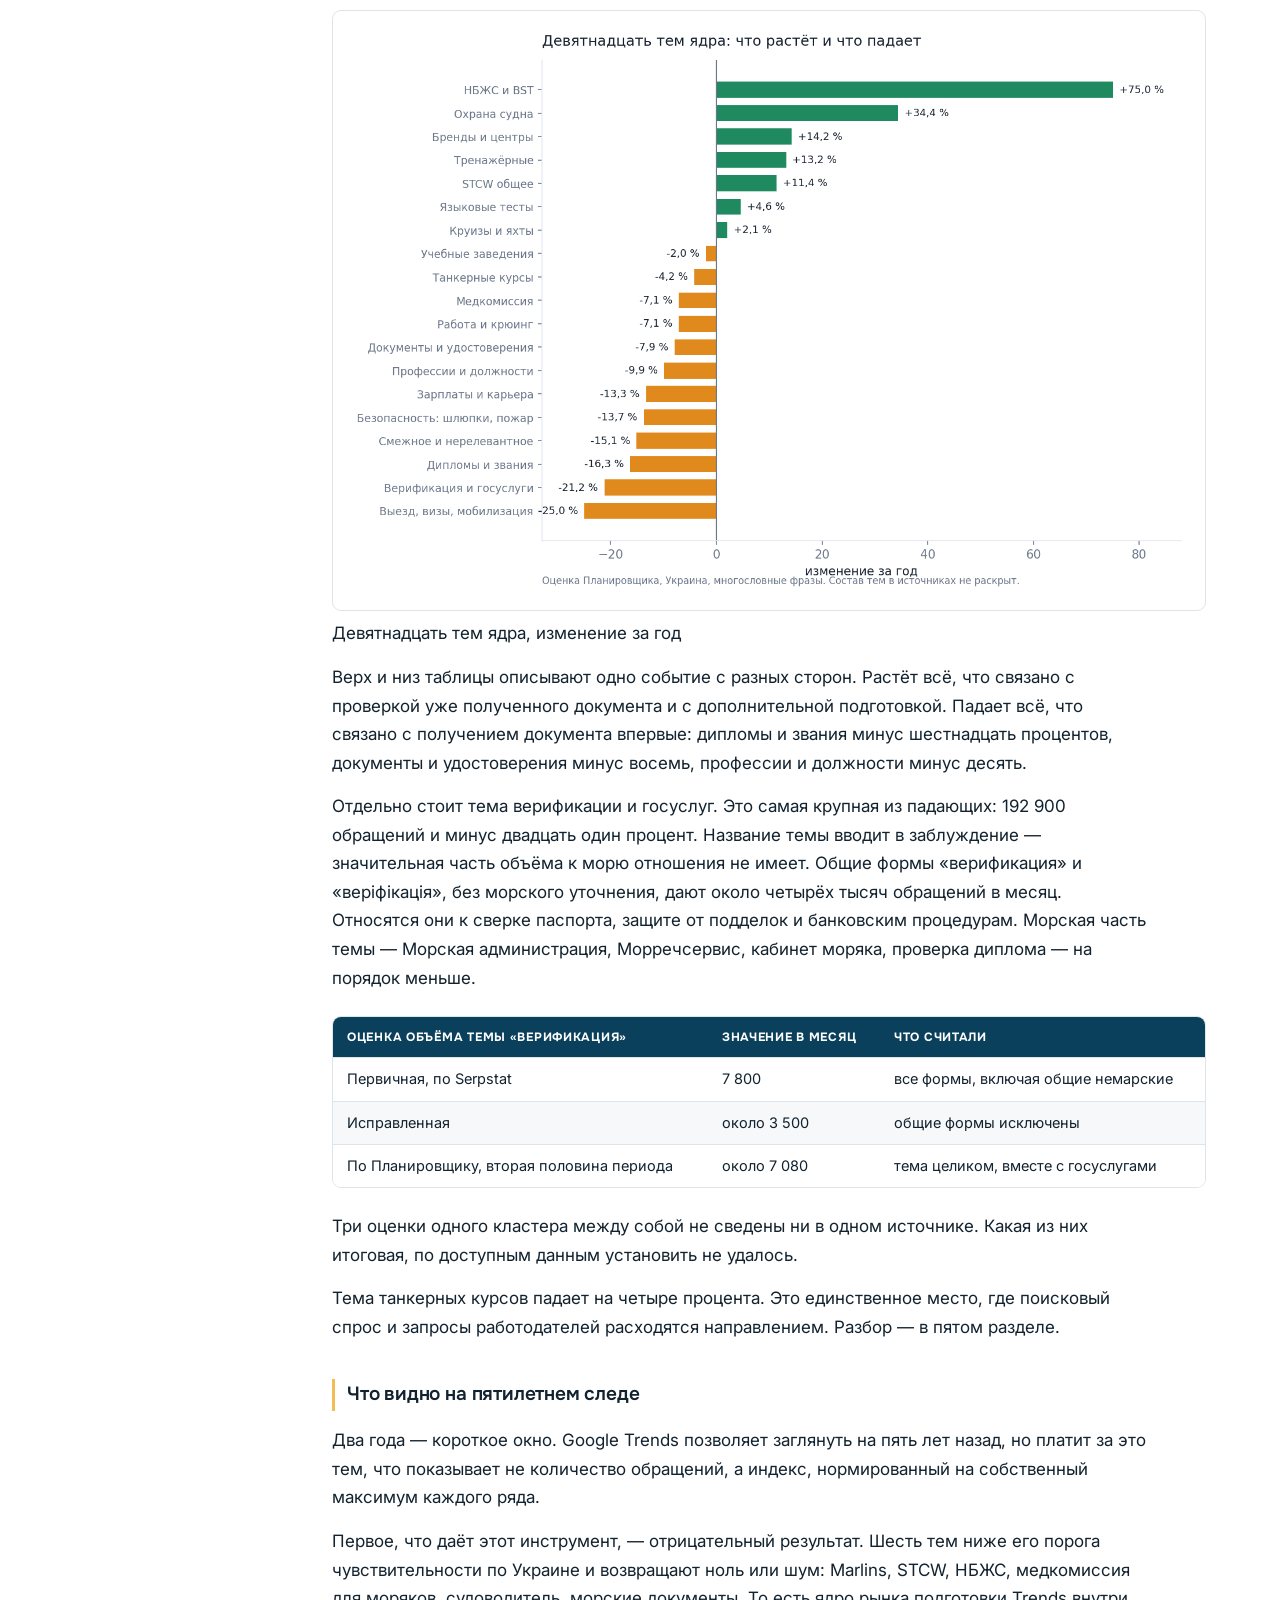
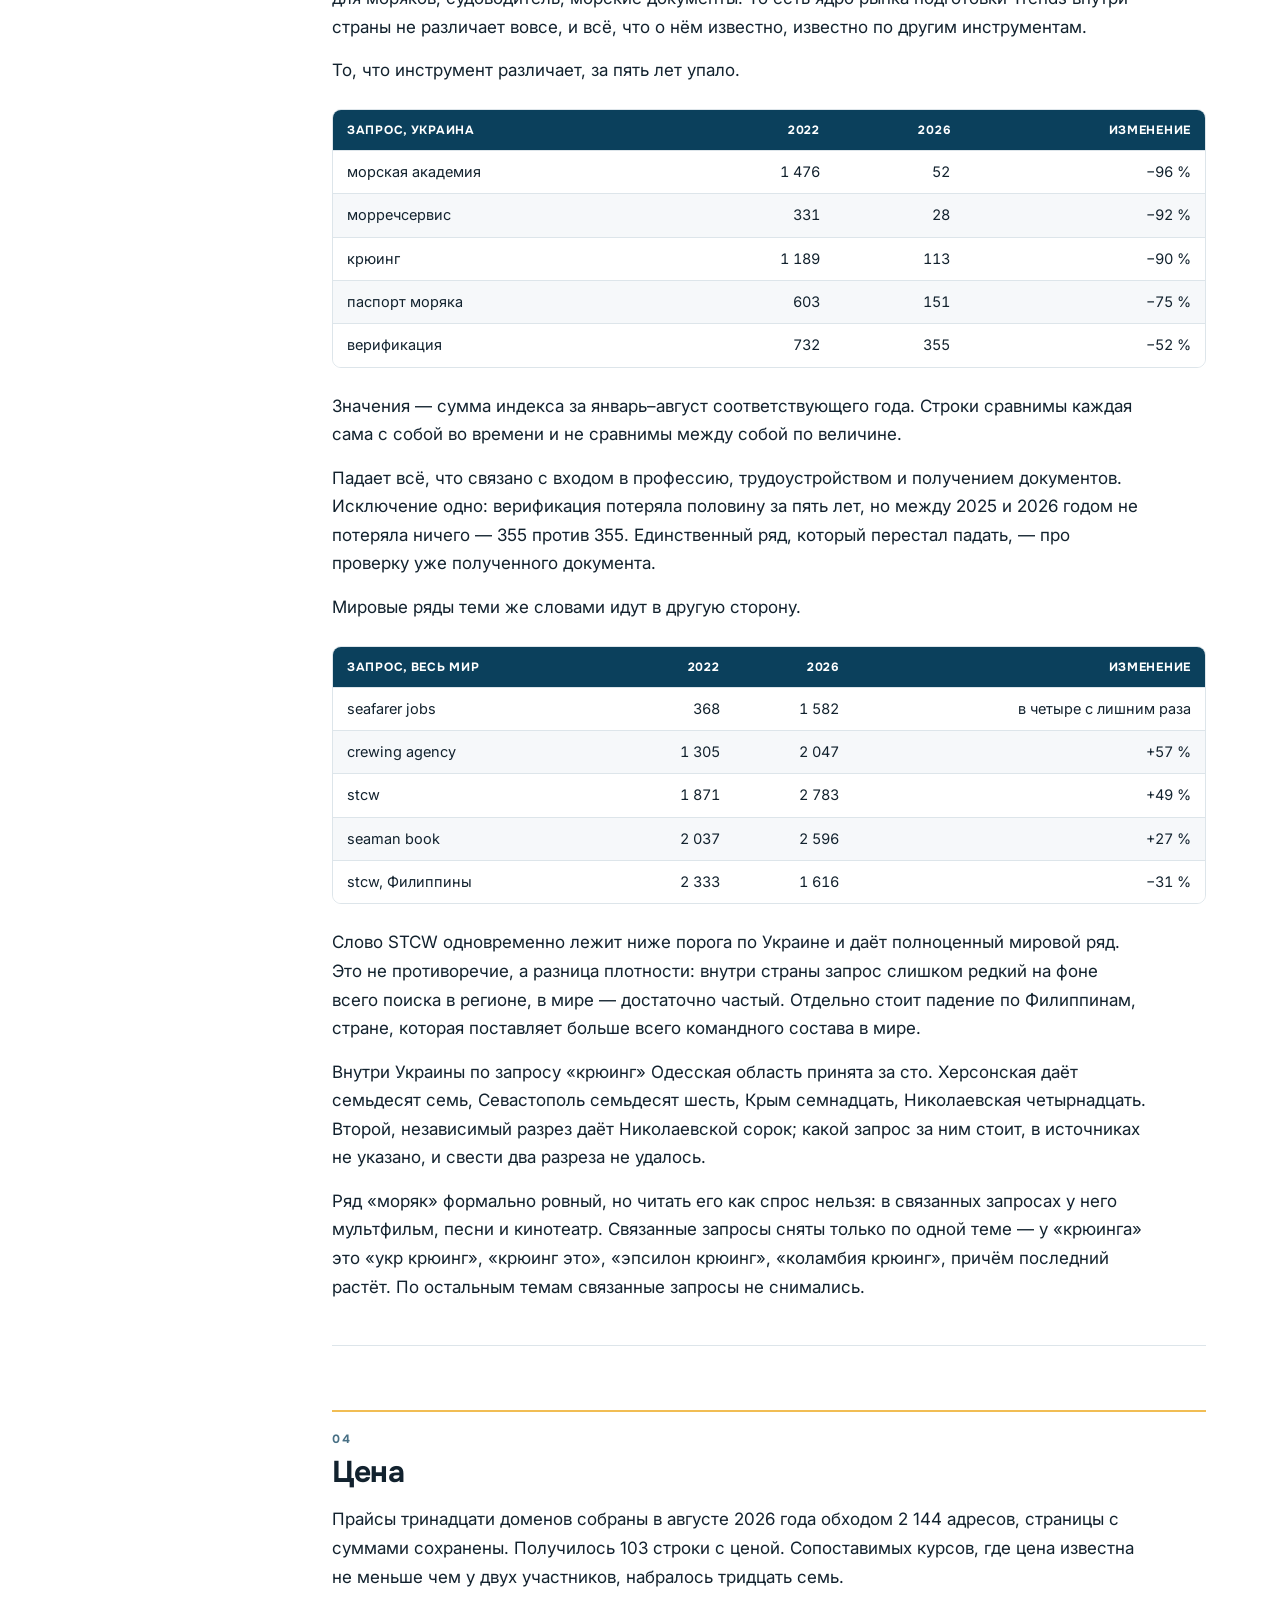
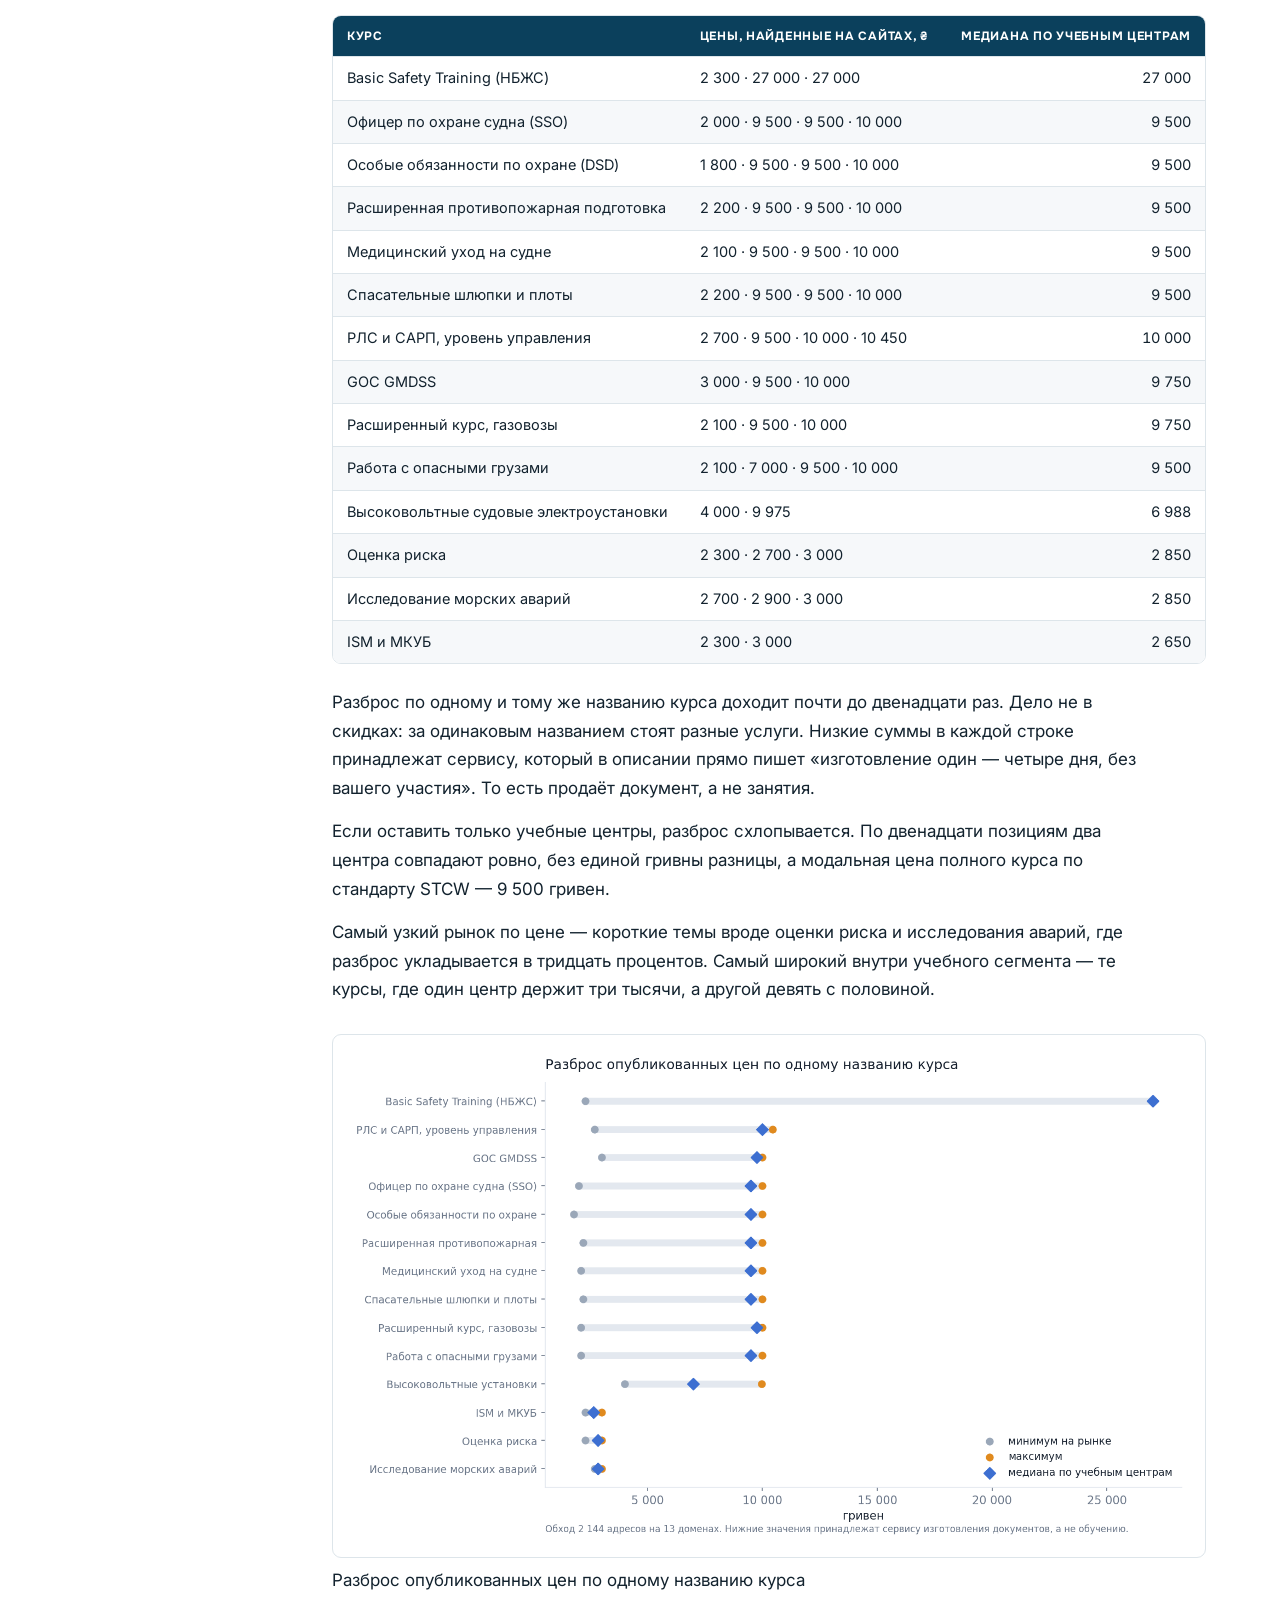
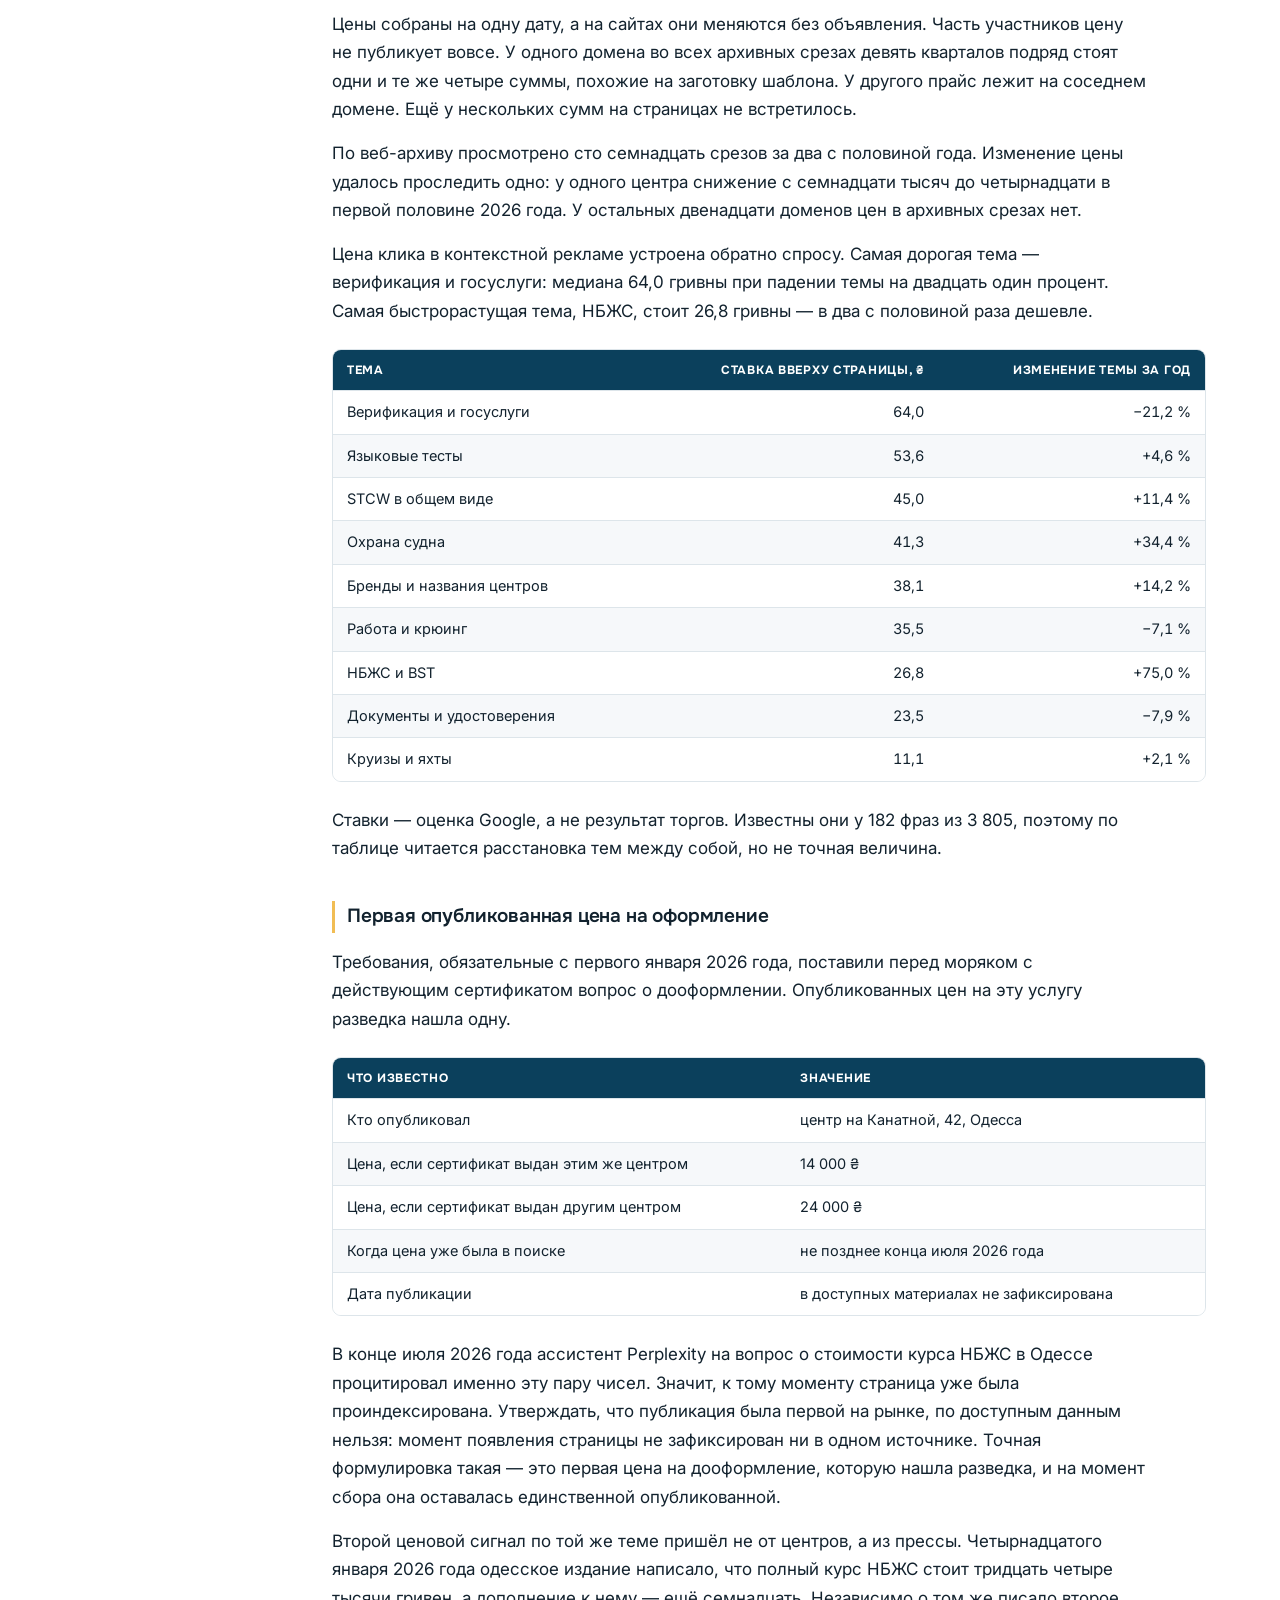
<file: otchety/obzor-rynka-2026-08/index.html>
<!doctype html>
<html lang="ru">
<head>
<meta charset="utf-8">
<meta name="viewport" content="width=device-width, initial-scale=1">
<meta name="theme-color" content="#0b405c" media="(prefers-color-scheme: light)">
<meta name="theme-color" content="#0d1b26" media="(prefers-color-scheme: dark)">
<meta name="robots" content="noindex, nofollow">
<meta name="description" content="Обзор рынка морской подготовки за август 2026: спрос, цены, вакансии, ответы ИИ, параллельные контуры оформления документов.">
<title>Украинские моряки пошли сверять свои сертификаты</title>
<link rel="preconnect" href="https://fonts.googleapis.com">
<link rel="preconnect" href="https://fonts.gstatic.com" crossorigin>
<link rel="stylesheet" href="https://fonts.googleapis.com/css2?family=Onest:wght@400;500;600;700&family=Inter:wght@400;500;600&display=swap">
<style>
/* Фирменная палитра: тёмно-синий #0B405C, золотой #F1BD54. Шрифты Onest и Inter. */
:root{
  --navy:#0b405c; --gold:#f1bd54; --navy-2:#285c80;
  --ink:#12222e; --muted:#5d7183; --line:#dde5ea; --bg:#ffffff;
  --panel:#f6f8fa; --panel-2:#eaf0f4; --plate:#ffffff;
  --acc:#0b405c; --s1:#1c6ea4; --s2:#b8860b; --good:#1f8a5f; --bad:#c0392b;
  --sh:"Onest",system-ui,-apple-system,"Segoe UI",Roboto,sans-serif;
  --tx:"Inter",system-ui,-apple-system,"Segoe UI",Roboto,sans-serif;
}
@media (prefers-color-scheme:dark){
  :root:not([data-theme="light"]){
    --navy:#7fb6d8; --gold:#f1bd54; --navy-2:#4d87ad;
    --ink:#e4edf3; --muted:#93a8b8; --line:#22323f; --bg:#0d1b26;
    --panel:#132836; --panel-2:#1a3242; --plate:#eef3f7;
    --acc:#7fb6d8; --s1:#3a88bd; --s2:#bd8a2a; --good:#4fb389; --bad:#dd7362;
  }
}
:root[data-theme="dark"]{
  --navy:#7fb6d8; --gold:#f1bd54; --navy-2:#4d87ad;
  --ink:#e4edf3; --muted:#93a8b8; --line:#22323f; --bg:#0d1b26;
  --panel:#132836; --panel-2:#1a3242; --plate:#eef3f7;
  --acc:#7fb6d8; --s1:#3a88bd; --s2:#bd8a2a; --good:#4fb389; --bad:#dd7362;
}

*{box-sizing:border-box}
html{-webkit-text-size-adjust:100%}
body{
  margin:0; background:var(--bg); color:var(--ink);
  font:400 17px/1.68 var(--tx);
  -webkit-font-smoothing:antialiased; overflow-x:hidden;
}
:focus-visible{outline:2px solid var(--meta); outline-offset:2px; border-radius:3px}

.wrap{
  max-width:1180px; margin:0 auto; padding:0 24px 90px;
  display:grid; grid-template-columns:212px minmax(0,1fr); gap:0 46px; align-items:start;
}
main{min-width:0; grid-column:2}

/* --- оглавление --- */
.toc{
  grid-column:1; position:sticky; top:26px; align-self:start;
  padding-top:52px; max-height:calc(100vh - 52px); overflow-y:auto;
}
.toc h4{font-family:var(--sh);
  
  font-size:12px; text-transform:uppercase; letter-spacing:.1em; color:var(--muted);
  font-weight:700; margin:0 0 12px;
}
.toc ul{list-style:none; margin:0; padding:0; display:flex; flex-direction:column; gap:1px}
.toc a{
  display:block; padding:6px 10px; font-size:13.5px; line-height:1.35; color:var(--muted);
  text-decoration:none; border-left:2px solid var(--line); border-radius:0 5px 5px 0;
}
.toc a:hover{color:var(--acc); background:var(--panel); border-left-color:var(--acc)}
.toc .tn{font-variant-numeric:tabular-nums; opacity:.55; margin-right:8px; font-weight:700}

/* --- шапка --- */
.eyebrow{
  font-size:12px; letter-spacing:.16em; text-transform:uppercase; color:var(--muted);
  font-weight:700; margin:0;
}
h1{font-family:var(--sh); font-weight:700;
  
  font-size:clamp(28px,5vw,52px); line-height:1.08; margin:14px 0 14px;
  letter-spacing:-.025em; text-wrap:balance; max-width:none;
}
.kicker{color:var(--muted); font-size:16px; margin:0 0 26px}
main > .eyebrow:first-child{padding-top:52px}
.meta{
  display:flex; flex-wrap:wrap; align-items:baseline; gap:6px 26px;
  border-top:2px solid var(--gold); padding:14px 0 0; margin:0 0 42px;
}
.meta div{display:flex; align-items:baseline; gap:8px}
.meta span{font-size:13.5px; color:var(--muted)}
.meta b{font-family:var(--sh); font-size:15.5px; font-weight:600; font-variant-numeric:tabular-nums}

/* --- разделы --- */
h2{font-family:var(--sh); font-weight:700;
  font-size:clamp(22px,3vw,30px); line-height:1.2; margin:64px 0 8px; letter-spacing:-.015em;
  padding-top:20px; border-top:2px solid var(--gold); text-wrap:balance;
}
h2 .secno{
  display:block; font-size:12px; letter-spacing:.14em; color:var(--acc);
  font-variant-numeric:tabular-nums; margin-bottom:8px; opacity:.75; font-weight:700; text-transform:uppercase;
}
h3{font-family:var(--sh); font-weight:600;
  font-size:19px; margin:38px 0 8px; letter-spacing:-.01em; color:var(--ink);
  border-left:3px solid var(--gold); padding-left:12px;
}
p{margin:15px 0; max-width:74ch}
strong{font-weight:700}
code{
  font-family:ui-monospace,SFMono-Regular,Menlo,Consolas,monospace; font-size:.88em;
  background:var(--panel-2); padding:1px 5px; border-radius:4px;
}
a{color:var(--meta)}
hr{border:0; border-top:1px solid var(--line); margin:44px 0}

/* --- таблицы --- */
.tw{overflow-x:auto; border:1px solid var(--line); border-radius:9px; margin:24px 0}
/* подсказка, что таблица прокручивается вбок: тень появляется только у обрезанного края */
.tw{
  background:
    linear-gradient(90deg, var(--bg) 30%, rgba(255,255,255,0)) left center / 28px 100% no-repeat,
    linear-gradient(90deg, rgba(255,255,255,0), var(--bg) 70%) right center / 28px 100% no-repeat,
    radial-gradient(farthest-side at 0 50%, rgba(31,58,95,.16), rgba(31,58,95,0)) left center / 13px 100% no-repeat,
    radial-gradient(farthest-side at 100% 50%, rgba(31,58,95,.16), rgba(31,58,95,0)) right center / 13px 100% no-repeat;
  background-attachment: local, local, scroll, scroll;
}
table{border-collapse:collapse; width:100%; font-size:14.5px; background:var(--bg)}
thead th{font-family:var(--sh);
  background:var(--acc); color:#ffffff; text-align:left; padding:10px 14px;
  font-size:12px; letter-spacing:.06em; text-transform:uppercase; font-weight:700;
  white-space:nowrap; vertical-align:bottom;
}
thead th.num{text-align:right}
tbody td{padding:9px 14px; border-top:1px solid var(--line); vertical-align:top}
tbody td.num{text-align:right; font-variant-numeric:tabular-nums; white-space:nowrap}
tbody tr:nth-child(even){background:var(--panel)}

/* --- иллюстрации --- */
figure{
  margin:30px 0 8px; background:var(--plate); border:1px solid var(--line);
  border-radius:9px; padding:15px;
}
figure img{display:block; width:100%; height:auto}
.cap{
  font-size:13.5px; color:var(--muted); margin:0 0 30px; text-align:center;
  max-width:none; font-style:italic;
}

/* --- подвал --- */
footer{
  margin-top:56px; padding-top:24px; border-top:3px solid var(--acc);
  font-size:14px; color:var(--muted); line-height:1.65; max-width:78ch;
}

/* ============ адаптив ============ */
@media (max-width:1080px){
  .wrap{grid-template-columns:1fr; gap:0; padding:0 20px 70px}
  main{grid-column:1}
  .toc{
    grid-column:1; position:static; max-height:none; padding-top:34px; margin-bottom:8px;
    border-bottom:1px solid var(--line); padding-bottom:18px;
  }
  .toc ul{flex-direction:row; flex-wrap:wrap; gap:6px}
  .toc a{border-left:0; border:1px solid var(--line); border-radius:20px; padding:5px 12px; font-size:13px}
  main > .eyebrow:first-child{padding-top:26px}
}
@media (max-width:700px){
  body{font-size:16px; line-height:1.62}
  .wrap{padding:0 15px 60px}
  h1{max-width:none}
  p{max-width:none}
  h2{margin-top:48px}
  .meta{gap:4px 18px}
  table{font-size:13.5px}
  thead th,tbody td{padding:8px 11px}
  figure{padding:10px}
}
@media (prefers-reduced-motion:reduce){*{transition:none!important; animation:none!important}}
</style>
</head>
<body>
<div class="wrap">
<nav class="toc"><h4>Разделы</h4><ul>
<li><a href="#razdel-1"><span class="tn">01</span>Перелом весны 2026 года</a></li>
<li><a href="#razdel-2"><span class="tn">02</span>Сезонность</a></li>
<li><a href="#razdel-3"><span class="tn">03</span>Что растёт и что падает</a></li>
<li><a href="#razdel-4"><span class="tn">04</span>Цена</a></li>
<li><a href="#razdel-5"><span class="tn">05</span>Спрос работодателей</a></li>
<li><a href="#razdel-6"><span class="tn">06</span>О чём говорят в чатах</a></li>
<li><a href="#razdel-7"><span class="tn">07</span>Кто отвечает моряку вместо учебного центра</a></li>
<li><a href="#razdel-8"><span class="tn">08</span>Оформление документов вне обычного порядка</a></li>
<li><a href="#razdel-9"><span class="tn">09</span>Украинцы за пределами Украины</a></li>
<li><a href="#razdel-10"><span class="tn">10</span>Мировой контур</a></li>
<li><a href="#razdel-11"><span class="tn">11</span>Источники и оговорки</a></li>
</ul></nav>
<main>
<h1 class="doc-title">Украинские моряки пошли сверять свои сертификаты</h1>
<p class="kicker">Обзор рынка морской подготовки · август 2026</p><div class="meta">
  <div><span>период данных</span><b>июль 2024 — июнь 2026</b></div>
  <div><span>фраз в ядре</span><b>8 113</b></div>
  <div><span>линий сбора</span><b>восемь</b></div>
  <div><span>участников рынка в реестре</span><b>28</b></div>
</div>

<h2 id="razdel-1"><span class="secno">01</span>Перелом весны 2026 года</h2>
<p>То, что продают учебные центры — курсы, сертификаты и тренажёрная подготовка, — полтора года держалось в одном коридоре. Спрос колебался от месяца к месяцу, но за границы коридора не выходил. Самый низкий месяц — декабрь 2024 года, самый высокий — январь 2026-го. Между ними меньше пяти тысяч обращений разницы.</p>
<div class="tw"><table><thead><tr><th class="txt">Месяц</th><th class="num">Запросов</th><th class="txt">Месяц</th><th class="num">Запросов</th><th class="txt">Месяц</th><th class="num">Запросов</th></tr></thead><tbody><tr><td class="txt">июль 2024</td><td class="num">25 180</td><td class="txt">март 2025</td><td class="num">26 960</td><td class="txt">ноябрь 2025</td><td class="num">25 910</td></tr><tr><td class="txt">август 2024</td><td class="num">24 220</td><td class="txt">апрель 2025</td><td class="num">24 030</td><td class="txt">декабрь 2025</td><td class="num">24 250</td></tr><tr><td class="txt">сентябрь 2024</td><td class="num">25 720</td><td class="txt">май 2025</td><td class="num">24 480</td><td class="txt">январь 2026</td><td class="num">27 440</td></tr><tr><td class="txt">октябрь 2024</td><td class="num">25 830</td><td class="txt">июнь 2025</td><td class="num">24 140</td><td class="txt">февраль 2026</td><td class="num">26 890</td></tr><tr><td class="txt">ноябрь 2024</td><td class="num">25 260</td><td class="txt">июль 2025</td><td class="num">24 740</td><td class="txt"><strong>март 2026</strong></td><td class="num"><strong>31 310</strong></td></tr><tr><td class="txt">декабрь 2024</td><td class="num">22 590</td><td class="txt">август 2025</td><td class="num">24 300</td><td class="txt"><strong>апрель 2026</strong></td><td class="num"><strong>31 280</strong></td></tr><tr><td class="txt">январь 2025</td><td class="num">26 000</td><td class="txt">сентябрь 2025</td><td class="num">25 950</td><td class="txt"><strong>май 2026</strong></td><td class="num"><strong>34 660</strong></td></tr><tr><td class="txt">февраль 2025</td><td class="num">25 490</td><td class="txt">октябрь 2025</td><td class="num">25 330</td><td class="txt">июнь 2026</td><td class="num">29 080</td></tr></tbody></table></div>
<p>Ряд построен по оценке Google Keyword Planner. В нём восемь тысяч с лишним размеченных фраз по Украине; отобраны те, что относятся к курсам, сертификатам и тренажёрам. Планировщик показывает не счётчик обращений, а оценку, округлённую до фиксированных ступеней. Поэтому отдельный месяц может гулять в пределах ступени, а повторный сбор даст немного другие числа.</p>
<figure><img src="grafiki/perelom_obshiy_ryad.png" alt="Оценка спроса на курсы, сертификаты и тренажёры по Украине, июль 2024 — июнь 2026"></figure>
<figcaption>Оценка спроса на курсы, сертификаты и тренажёры по Украине, июль 2024 — июнь 2026</figcaption>
<p>Разница между двумя годами держится не на одном месяце. В первом году, с июля 2024-го по июнь 2025-го, средний месяц дал 24 992 обращения. Во втором — 27 595. До февраля 2026-го прирост к тому же месяцу год назад не превышал семи процентов. С марта пошли шестнадцать, тридцать, сорок два и двадцать.</p>
<div class="tw"><table><thead><tr><th class="txt">Период</th><th class="txt">Прирост к тому же месяцу годом ранее</th></tr></thead><tbody><tr><td class="txt">июль — октябрь 2025</td><td class="txt">от −2 % до +1 %</td></tr><tr><td class="txt">ноябрь 2025 — февраль 2026</td><td class="txt">от +3 % до +7 %</td></tr><tr><td class="txt">март 2026</td><td class="txt">+16 %</td></tr><tr><td class="txt">апрель 2026</td><td class="txt">+30 %</td></tr><tr><td class="txt">май 2026</td><td class="txt">+42 %</td></tr><tr><td class="txt">июнь 2026</td><td class="txt">+20 %</td></tr></tbody></table></div>
<p>Июньское значение ниже майского. Судить по нему о развороте рано: данные обрываются июнем 2026 года, следующей точки в этой выборке нет.</p>
<h3>Что было в ноябре 2025-го</h3>
<p>Общий ряд сдвинулся в марте. В одной отдельной теме сигнал появился на четыре месяца раньше.</p>
<p>Речь о начальной подготовке по безопасности. В Украине её называют НБЖС, в международных документах — Basic Safety Training. Это базовый курс, без которого моряка не допускают к работе на судне. Спрос вокруг него держался около тысячи обращений в месяц. В ноябре 2025 года он поднялся сразу до 2 380.</p>
<div class="tw"><table><thead><tr><th class="txt">Месяц</th><th class="num">НБЖС и BST</th><th class="num">Охрана судна</th></tr></thead><tbody><tr><td class="txt">июль 2025</td><td class="num">1 000</td><td class="num">1 430</td></tr><tr><td class="txt">август 2025</td><td class="num">1 030</td><td class="num">1 400</td></tr><tr><td class="txt">сентябрь 2025</td><td class="num">1 550</td><td class="num">1 770</td></tr><tr><td class="txt">октябрь 2025</td><td class="num">1 600</td><td class="num">1 540</td></tr><tr><td class="txt"><strong>ноябрь 2025</strong></td><td class="num"><strong>2 380</strong></td><td class="num">1 530</td></tr><tr><td class="txt">декабрь 2025</td><td class="num">2 320</td><td class="num">1 490</td></tr><tr><td class="txt">январь 2026</td><td class="num">2 760</td><td class="num"><strong>1 830</strong></td></tr><tr><td class="txt">февраль 2026</td><td class="num">2 230</td><td class="num">2 430</td></tr><tr><td class="txt">март 2026</td><td class="num">2 310</td><td class="num">2 810</td></tr><tr><td class="txt">апрель 2026</td><td class="num">2 440</td><td class="num">3 160</td></tr><tr><td class="txt">май 2026</td><td class="num">2 550</td><td class="num"><strong>3 600</strong></td></tr><tr><td class="txt">июнь 2026</td><td class="num">2 570</td><td class="num">3 480</td></tr></tbody></table></div>
<p>Обратно уровень не опустился. За два года тема прибавила 75,0 %. Величину пересчитали по помесячному ряду, и она сошлась с годовой тематической таблицей до единицы.</p>
<figure><img src="grafiki/nbzhs_ohrana_pomesyachno.png" alt="Начальная подготовка по безопасности и охрана судна, помесячно"></figure>
<figcaption>Начальная подготовка по безопасности и охрана судна, помесячно</figcaption>
<p>Седьмого ноября 2025 года Морская администрация Украины опубликовала разъяснение по резолюции ИМО MSC.560(108). Сама резолюция вступила в силу первого января 2026 года. Скачок в теме НБЖС приходится на тот же месяц, что и разъяснение.</p>
<p>Совпадение по времени точное, но объяснением оно ещё не становится. По данным Ahrefs ноябрьский пик в этой теме повторяется три года подряд: 221 в ноябре 2024-го, 213 в ноябре 2025-го. Ноябрь в теме безопасности высокий сам по себе, независимо от регулятора. Отделить сезонную часть подъёма от реакции на разъяснение по доступным данным не удалось.</p>
<div class="tw"><table><thead><tr><th class="num">Год</th><th class="num">Январь — август, сумма индекса</th><th class="txt">Ноябрь</th><th class="num">Июнь</th></tr></thead><tbody><tr><td class="num">2024</td><td class="num">755</td><td class="txt">221</td><td class="num">49</td></tr><tr><td class="num">2025</td><td class="num">931</td><td class="txt">213</td><td class="num">64</td></tr><tr><td class="num">2026</td><td class="num">1 125</td><td class="txt">нет данных</td><td class="num">92</td></tr></tbody></table></div>
<p>Годовые суммы растут на 23 % и 21 %. Растёт и июньский минимум — с 49 до 92. Это единственная тема в материале с трёхлетней помесячной историей и единственная, где сезонный профиль повторяется из года в год. Индекс Ahrefs — величина относительная, абсолютных объёмов за ним нет. С оценками Планировщика в одной таблице он не складывается.</p>
<h3>Что именно спрашивают</h3>
<p>Внутри темы изменился не только объём, но и формулировка. Быстрее всего росли запросы о том, как документ выглядит. Падал единственный — о том, сколько он стоит.</p>
<div class="tw"><table><thead><tr><th class="txt">Фраза</th><th class="num">Год до июня 2025</th><th class="num">Год до июня 2026</th><th class="txt">Изменение</th></tr></thead><tbody><tr><td class="txt">ship safety officer сертификат</td><td class="num">150</td><td class="num">3 110</td><td class="txt">в двадцать раз</td></tr><tr><td class="txt">designated security duties сертификат</td><td class="num">310</td><td class="num">3 850</td><td class="txt">в двенадцать раз</td></tr><tr><td class="txt">сертификат нбжс фото</td><td class="num">180</td><td class="num">1 750</td><td class="txt">в десять раз</td></tr><tr><td class="txt">security awareness сертификат</td><td class="num">100</td><td class="num">750</td><td class="txt">в семь раз</td></tr><tr><td class="txt">сертификат охрана судна</td><td class="num">120</td><td class="num">870</td><td class="txt">в семь раз</td></tr><tr><td class="txt">как выглядит сертификат нбжс</td><td class="num">130</td><td class="num">620</td><td class="txt">в пять раз</td></tr><tr><td class="txt">нбжс сертификат</td><td class="num">720</td><td class="num">2 320</td><td class="txt">в три раза</td></tr><tr><td class="txt">сертификат бжс</td><td class="num">190</td><td class="num">460</td><td class="txt">в два раза</td></tr><tr><td class="txt">нбжс сертификат цена</td><td class="num">1 170</td><td class="num">840</td><td class="txt">−28 %</td></tr><tr><td class="txt">ship security officer</td><td class="num">13 800</td><td class="num">11 940</td><td class="txt">−13 %</td></tr></tbody></table></div>
<p>Все десять строк пересчитаны по первичной выгрузке Планировщика и сошлись до единицы. Кратности при этом посчитаны от округлённых значений, поэтому «в двадцать раз» стоит читать как порядок величины: при шаге округления около двадцати процентов рост от 150 к 3 110 укладывается в вилку примерно от семнадцати до двадцати пяти раз.</p>
<p>Отдельно стоит фраза «сертификат нбжс фото». Шестнадцать месяцев подряд она держалась на десяти обращениях в месяц. Дальше пошло по нарастающей: двадцать в ноябре 2025-го, тридцать в декабре, семьдесят в январе 2026-го, двести десять в феврале, триста девяносто в апреле. На этом уровне ряд и остался до конца окна.</p>
<p>Запрос о цене падает, запрос о внешнем виде растёт. Это согласуется с тем, что разрешил регулятор: ранее выданные документы остаются действительными до конца срока, если пройти дополнительную подготовку. Человек с сертификатом на руках сверяет свой документ с образцом, а не выбирает, где купить новый. Чтение правдоподобное, но не измеренное: прямых данных о намерении в выгрузках нет.</p>
<h3>Охрана судна</h3>
<p>Вторая растущая тема — подготовка по охране судна. Сюда входят офицер охраны, назначенные обязанности по охране и требования кодекса ISPS, международного свода правил по безопасности судов и портов. За два года тема набрала 46 160 обращений и выросла на 34,4 %.</p>
<p>Весь рост пришёлся на 2026 год. С января ряд поднимался шесть месяцев подряд: 1 490 обращений в декабре, 3 600 в мае.</p>
<p>Резолюцией MSC.560(108) это не объясняется — поправка касается начальной подготовки, а не охраны судна. Причину по доступным данным установить не удалось.</p>
<figure><img src="grafiki/ohrana_sudna_ryad.png" alt="Охрана судна: подъём с января 2026 года"></figure>
<figcaption>Охрана судна: подъём с января 2026 года</figcaption>
<p>Цена клика в контекстной рекламе у двух растущих тем разная. Медианная ставка вверху страницы в теме охраны судна — 41,3 гривны, в теме НБЖС — 26,8. Обе величины — оценка Планировщика по узкой выборке: ставка известна у 182 фраз из 3 805, то есть у пяти процентов. По ним читается порядок величины и соотношение между темами, точное число — нет. В аукционе ставка к тому же меняется непрерывно.</p>
<hr class="scale">
<h2 id="razdel-2"><span class="secno">02</span>Сезонность</h2>
<p>Общий сезонный профиль ниши слабый. В расчёт взяты восемь тысяч многословных фраз по Украине за двадцать четыре месяца, средний месяц принят за сто. Весь размах при таком счёте укладывается между девяноста и ста шестью.</p>
<div class="tw"><table><thead><tr><th class="num">Янв</th><th class="num">Фев</th><th class="num">Мар</th><th class="num">Апр</th><th class="num">Май</th><th class="num">Июн</th><th class="num">Июл</th><th class="num">Авг</th><th class="num">Сен</th><th class="num">Окт</th><th class="num">Ноя</th><th class="num">Дек</th></tr></thead><tbody><tr><td class="num">101</td><td class="num">98</td><td class="num">106</td><td class="num">100</td><td class="num">103</td><td class="num">96</td><td class="num">101</td><td class="num">101</td><td class="num">106</td><td class="num">101</td><td class="num">98</td><td class="num">90</td></tr></tbody></table></div>
<p>Это индекс, а не объём: абсолютных величин за ним нет. Построен он усреднением двух лет в один профиль. Размах сильно зависит от того, какие фразы взяты в расчёт. На полном ядре, со всеми однословными запросами, январь даёт 141 вместо 101, а вилка расширяется до 86–141. Разница держится на одном слове — о нём речь в последнем разделе.</p>
<p>За средним профилем стоят четыре разных ритма, и два из них противоположны.</p>
<div class="tw"><table><thead><tr><th class="txt">Группа</th><th class="txt">Пик</th><th class="txt">Провал</th><th class="txt">Размах</th></tr></thead><tbody><tr><td class="txt">Курсы: НБЖС, STCW, тренажёры, танкерные, охрана</td><td class="txt">март 114, май 113</td><td class="txt">август 83</td><td class="txt">83–114</td></tr><tr><td class="txt">Верификация и госуслуги</td><td class="txt">ноябрь 111</td><td class="txt">июнь 77</td><td class="txt">77–111</td></tr><tr><td class="txt">Учебные заведения</td><td class="txt">сентябрь 140</td><td class="txt">декабрь 68</td><td class="txt">68–140</td></tr><tr><td class="txt">Работа и крюинг</td><td class="txt">март 107</td><td class="txt">ноябрь 93</td><td class="txt">93–107</td></tr></tbody></table></div>
<p>Курсы весенние, госуслуги осенне-зимние. Учебные заведения живут абитуриентским циклом с двукратным размахом, а спрос вокруг работы почти ровный.</p>
<figure><img src="grafiki/sezonnost_gruppy.png" alt="Сезонные профили четырёх групп запросов"></figure>
<figcaption>Сезонные профили четырёх групп запросов</figcaption>
<p>Июньский провал в прежних замерах читался как общий для ниши. На деле это провал госуслуг. Старый корпус состоял из восьмидесяти шести фраз, и в нём преобладали запросы про Морскую администрацию и крюинг. Их ритм принимался за ритм всего рынка.</p>
<p>Проверить устойчивость весеннего пика на самих курсах не получается. В первом году индекс марта, апреля и мая держался около ста. Во втором дал 113, 113 и 126. Весенний подъём в наблюдаемом окне совпадает с переломом 2026 года и от него не отделяется. Декабрьский провал повторился оба года — 90 и 88. Двух полных сопоставимых лет в этих данных нет.</p>
<p>Сезонность проверена на трёх годах только в одном ряду — в теме безопасности. Там провал каждый июнь и пик каждый ноябрь, и так трижды подряд.</p>
<hr class="scale">
<h2 id="razdel-3"><span class="secno">03</span>Что растёт и что падает</h2>
<p>Размеченное ядро из восьми тысяч фраз по Украине разложено на девятнадцать тем. Сумма по всем девятнадцати даёт ровно объём ядра: 1 616 730 обращений за двадцать четыре месяца. Значит разметка полная, и темы между собой не пересекаются.</p>
<div class="tw"><table><thead><tr><th class="txt">Тема</th><th class="num">Объём за 24 месяца</th><th class="num">Изменение за год</th></tr></thead><tbody><tr><td class="txt">НБЖС и BST</td><td class="num">38 880</td><td class="num"><strong>+75,0 %</strong></td></tr><tr><td class="txt">Охрана судна: SSO, DSD, ISPS</td><td class="num">46 160</td><td class="num"><strong>+34,4 %</strong></td></tr><tr><td class="txt">Бренды и названия центров</td><td class="num">218 790</td><td class="num">+14,2 %</td></tr><tr><td class="txt">Тренажёрные: ECDIS, GMDSS, высокое напряжение</td><td class="num">24 390</td><td class="num">+13,2 %</td></tr><tr><td class="txt">STCW в общем виде</td><td class="num">80 540</td><td class="num">+11,4 %</td></tr><tr><td class="txt">Языковые тесты: Marlins, CES, английский</td><td class="num">62 680</td><td class="num">+4,6 %</td></tr><tr><td class="txt">Круизы и яхты</td><td class="num">143 910</td><td class="num">+2,1 %</td></tr><tr><td class="txt">Учебные заведения</td><td class="num">113 410</td><td class="num">−2,0 %</td></tr><tr><td class="txt">Танкерные курсы</td><td class="num">12 120</td><td class="num">−4,2 %</td></tr><tr><td class="txt">Медкомиссия</td><td class="num">13 850</td><td class="num">−7,1 %</td></tr><tr><td class="txt">Работа и крюинг</td><td class="num">220 560</td><td class="num">−7,1 %</td></tr><tr><td class="txt">Документы и удостоверения</td><td class="num">65 000</td><td class="num">−7,9 %</td></tr><tr><td class="txt">Профессии и должности</td><td class="num">89 890</td><td class="num">−9,9 %</td></tr><tr><td class="txt">Зарплаты и карьера</td><td class="num">45 730</td><td class="num">−13,3 %</td></tr><tr><td class="txt">Безопасность: шлюпки, пожарная, первая помощь</td><td class="num">47 220</td><td class="num">−13,7 %</td></tr><tr><td class="txt">Смежное и нерелевантное</td><td class="num">163 390</td><td class="num">−15,1 %</td></tr><tr><td class="txt">Дипломы и звания</td><td class="num">26 650</td><td class="num">−16,3 %</td></tr><tr><td class="txt">Верификация и госуслуги</td><td class="num">192 900</td><td class="num"><strong>−21,2 %</strong></td></tr><tr><td class="txt">Выезд, визы, мобилизация</td><td class="num">10 660</td><td class="num"><strong>−25,0 %</strong></td></tr></tbody></table></div>
<p>Значения — оценка Планировщика, снятая в августе 2026 года. Только Украина, только многословные фразы. Состав каждой темы в источниках не раскрыт: какие именно фразы в неё попали, неизвестно, поэтому границы между соседними темами проверить нельзя.</p>
<p>Есть и вторая тематическая разметка того же ядра. Она даёт другие числа по двенадцати темам из девятнадцати, местами расхождение доходит до семидесяти процентов, а по одной теме меняется знак. В обзоре приведена та разметка, чьи значения по двум темам удалось пересчитать из помесячных рядов независимо и получить совпадение до единицы.</p>
<figure><img src="grafiki/temy_rost_padenie.png" alt="Девятнадцать тем ядра, изменение за год"></figure>
<figcaption>Девятнадцать тем ядра, изменение за год</figcaption>
<p>Верх и низ таблицы описывают одно событие с разных сторон. Растёт всё, что связано с проверкой уже полученного документа и с дополнительной подготовкой. Падает всё, что связано с получением документа впервые: дипломы и звания минус шестнадцать процентов, документы и удостоверения минус восемь, профессии и должности минус десять.</p>
<p>Отдельно стоит тема верификации и госуслуг. Это самая крупная из падающих: 192 900 обращений и минус двадцать один процент. Название темы вводит в заблуждение — значительная часть объёма к морю отношения не имеет. Общие формы «верификация» и «веріфікація», без морского уточнения, дают около четырёх тысяч обращений в месяц. Относятся они к сверке паспорта, защите от подделок и банковским процедурам. Морская часть темы — Морская администрация, Морречсервис, кабинет моряка, проверка диплома — на порядок меньше.</p>
<div class="tw"><table><thead><tr><th class="txt">Оценка объёма темы «верификация»</th><th class="txt">Значение в месяц</th><th class="txt">Что считали</th></tr></thead><tbody><tr><td class="txt">Первичная, по Serpstat</td><td class="txt">7 800</td><td class="txt">все формы, включая общие немарские</td></tr><tr><td class="txt">Исправленная</td><td class="txt">около 3 500</td><td class="txt">общие формы исключены</td></tr><tr><td class="txt">По Планировщику, вторая половина периода</td><td class="txt">около 7 080</td><td class="txt">тема целиком, вместе с госуслугами</td></tr></tbody></table></div>
<p>Три оценки одного кластера между собой не сведены ни в одном источнике. Какая из них итоговая, по доступным данным установить не удалось.</p>
<p>Тема танкерных курсов падает на четыре процента. Это единственное место, где поисковый спрос и запросы работодателей расходятся направлением. Разбор — в пятом разделе.</p>
<h3>Что видно на пятилетнем следе</h3>
<p>Два года — короткое окно. Google Trends позволяет заглянуть на пять лет назад, но платит за это тем, что показывает не количество обращений, а индекс, нормированный на собственный максимум каждого ряда.</p>
<p>Первое, что даёт этот инструмент, — отрицательный результат. Шесть тем ниже его порога чувствительности по Украине и возвращают ноль или шум: Marlins, STCW, НБЖС, медкомиссия для моряков, судоводитель, морские документы. То есть ядро рынка подготовки Trends внутри страны не различает вовсе, и всё, что о нём известно, известно по другим инструментам.</p>
<p>То, что инструмент различает, за пять лет упало.</p>
<div class="tw"><table><thead><tr><th class="txt">Запрос, Украина</th><th class="num">2022</th><th class="num">2026</th><th class="num">Изменение</th></tr></thead><tbody><tr><td class="txt">морская академия</td><td class="num">1 476</td><td class="num">52</td><td class="num">−96 %</td></tr><tr><td class="txt">морречсервис</td><td class="num">331</td><td class="num">28</td><td class="num">−92 %</td></tr><tr><td class="txt">крюинг</td><td class="num">1 189</td><td class="num">113</td><td class="num">−90 %</td></tr><tr><td class="txt">паспорт моряка</td><td class="num">603</td><td class="num">151</td><td class="num">−75 %</td></tr><tr><td class="txt">верификация</td><td class="num">732</td><td class="num">355</td><td class="num">−52 %</td></tr></tbody></table></div>
<p>Значения — сумма индекса за январь–август соответствующего года. Строки сравнимы каждая сама с собой во времени и не сравнимы между собой по величине.</p>
<p>Падает всё, что связано с входом в профессию, трудоустройством и получением документов. Исключение одно: верификация потеряла половину за пять лет, но между 2025 и 2026 годом не потеряла ничего — 355 против 355. Единственный ряд, который перестал падать, — про проверку уже полученного документа.</p>
<p>Мировые ряды теми же словами идут в другую сторону.</p>
<div class="tw"><table><thead><tr><th class="txt">Запрос, весь мир</th><th class="num">2022</th><th class="num">2026</th><th class="num">Изменение</th></tr></thead><tbody><tr><td class="txt">seafarer jobs</td><td class="num">368</td><td class="num">1 582</td><td class="num">в четыре с лишним раза</td></tr><tr><td class="txt">crewing agency</td><td class="num">1 305</td><td class="num">2 047</td><td class="num">+57 %</td></tr><tr><td class="txt">stcw</td><td class="num">1 871</td><td class="num">2 783</td><td class="num">+49 %</td></tr><tr><td class="txt">seaman book</td><td class="num">2 037</td><td class="num">2 596</td><td class="num">+27 %</td></tr><tr><td class="txt">stcw, Филиппины</td><td class="num">2 333</td><td class="num">1 616</td><td class="num">−31 %</td></tr></tbody></table></div>
<p>Слово STCW одновременно лежит ниже порога по Украине и даёт полноценный мировой ряд. Это не противоречие, а разница плотности: внутри страны запрос слишком редкий на фоне всего поиска в регионе, в мире — достаточно частый. Отдельно стоит падение по Филиппинам, стране, которая поставляет больше всего командного состава в мире.</p>
<p>Внутри Украины по запросу «крюинг» Одесская область принята за сто. Херсонская даёт семьдесят семь, Севастополь семьдесят шесть, Крым семнадцать, Николаевская четырнадцать. Второй, независимый разрез даёт Николаевской сорок; какой запрос за ним стоит, в источниках не указано, и свести два разреза не удалось.</p>
<p>Ряд «моряк» формально ровный, но читать его как спрос нельзя: в связанных запросах у него мультфильм, песни и кинотеатр. Связанные запросы сняты только по одной теме — у «крюинга» это «укр крюинг», «крюинг это», «эпсилон крюинг», «коламбия крюинг», причём последний растёт. По остальным темам связанные запросы не снимались.</p>
<hr class="scale">
<h2 id="razdel-4"><span class="secno">04</span>Цена</h2>
<p>Прайсы тринадцати доменов собраны в августе 2026 года обходом 2 144 адресов, страницы с суммами сохранены. Получилось 103 строки с ценой. Сопоставимых курсов, где цена известна не меньше чем у двух участников, набралось тридцать семь.</p>
<div class="tw"><table><thead><tr><th class="txt">Курс</th><th class="txt">Цены, найденные на сайтах, ₴</th><th class="num">Медиана по учебным центрам</th></tr></thead><tbody><tr><td class="txt">Basic Safety Training (НБЖС)</td><td class="txt">2 300 · 27 000 · 27 000</td><td class="num">27 000</td></tr><tr><td class="txt">Офицер по охране судна (SSO)</td><td class="txt">2 000 · 9 500 · 9 500 · 10 000</td><td class="num">9 500</td></tr><tr><td class="txt">Особые обязанности по охране (DSD)</td><td class="txt">1 800 · 9 500 · 9 500 · 10 000</td><td class="num">9 500</td></tr><tr><td class="txt">Расширенная противопожарная подготовка</td><td class="txt">2 200 · 9 500 · 9 500 · 10 000</td><td class="num">9 500</td></tr><tr><td class="txt">Медицинский уход на судне</td><td class="txt">2 100 · 9 500 · 9 500 · 10 000</td><td class="num">9 500</td></tr><tr><td class="txt">Спасательные шлюпки и плоты</td><td class="txt">2 200 · 9 500 · 9 500 · 10 000</td><td class="num">9 500</td></tr><tr><td class="txt">РЛС и САРП, уровень управления</td><td class="txt">2 700 · 9 500 · 10 000 · 10 450</td><td class="num">10 000</td></tr><tr><td class="txt">GOC GMDSS</td><td class="txt">3 000 · 9 500 · 10 000</td><td class="num">9 750</td></tr><tr><td class="txt">Расширенный курс, газовозы</td><td class="txt">2 100 · 9 500 · 10 000</td><td class="num">9 750</td></tr><tr><td class="txt">Работа с опасными грузами</td><td class="txt">2 100 · 7 000 · 9 500 · 10 000</td><td class="num">9 500</td></tr><tr><td class="txt">Высоковольтные судовые электроустановки</td><td class="txt">4 000 · 9 975</td><td class="num">6 988</td></tr><tr><td class="txt">Оценка риска</td><td class="txt">2 300 · 2 700 · 3 000</td><td class="num">2 850</td></tr><tr><td class="txt">Исследование морских аварий</td><td class="txt">2 700 · 2 900 · 3 000</td><td class="num">2 850</td></tr><tr><td class="txt">ISM и МКУБ</td><td class="txt">2 300 · 3 000</td><td class="num">2 650</td></tr></tbody></table></div>
<p>Разброс по одному и тому же названию курса доходит почти до двенадцати раз. Дело не в скидках: за одинаковым названием стоят разные услуги. Низкие суммы в каждой строке принадлежат сервису, который в описании прямо пишет «изготовление один — четыре дня, без вашего участия». То есть продаёт документ, а не занятия.</p>
<p>Если оставить только учебные центры, разброс схлопывается. По двенадцати позициям два центра совпадают ровно, без единой гривны разницы, а модальная цена полного курса по стандарту STCW — 9 500 гривен.</p>
<p>Самый узкий рынок по цене — короткие темы вроде оценки риска и исследования аварий, где разброс укладывается в тридцать процентов. Самый широкий внутри учебного сегмента — те курсы, где один центр держит три тысячи, а другой девять с половиной.</p>
<figure><img src="grafiki/ceny_kursy_razbros.png" alt="Разброс опубликованных цен по одному названию курса"></figure>
<figcaption>Разброс опубликованных цен по одному названию курса</figcaption>
<p>Цены собраны на одну дату, а на сайтах они меняются без объявления. Часть участников цену не публикует вовсе. У одного домена во всех архивных срезах девять кварталов подряд стоят одни и те же четыре суммы, похожие на заготовку шаблона. У другого прайс лежит на соседнем домене. Ещё у нескольких сумм на страницах не встретилось.</p>
<p>По веб-архиву просмотрено сто семнадцать срезов за два с половиной года. Изменение цены удалось проследить одно: у одного центра снижение с семнадцати тысяч до четырнадцати в первой половине 2026 года. У остальных двенадцати доменов цен в архивных срезах нет.</p>
<p>Цена клика в контекстной рекламе устроена обратно спросу. Самая дорогая тема — верификация и госуслуги: медиана 64,0 гривны при падении темы на двадцать один процент. Самая быстрорастущая тема, НБЖС, стоит 26,8 гривны — в два с половиной раза дешевле.</p>
<div class="tw"><table><thead><tr><th class="txt">Тема</th><th class="num">Ставка вверху страницы, ₴</th><th class="num">Изменение темы за год</th></tr></thead><tbody><tr><td class="txt">Верификация и госуслуги</td><td class="num">64,0</td><td class="num">−21,2 %</td></tr><tr><td class="txt">Языковые тесты</td><td class="num">53,6</td><td class="num">+4,6 %</td></tr><tr><td class="txt">STCW в общем виде</td><td class="num">45,0</td><td class="num">+11,4 %</td></tr><tr><td class="txt">Охрана судна</td><td class="num">41,3</td><td class="num">+34,4 %</td></tr><tr><td class="txt">Бренды и названия центров</td><td class="num">38,1</td><td class="num">+14,2 %</td></tr><tr><td class="txt">Работа и крюинг</td><td class="num">35,5</td><td class="num">−7,1 %</td></tr><tr><td class="txt">НБЖС и BST</td><td class="num">26,8</td><td class="num">+75,0 %</td></tr><tr><td class="txt">Документы и удостоверения</td><td class="num">23,5</td><td class="num">−7,9 %</td></tr><tr><td class="txt">Круизы и яхты</td><td class="num">11,1</td><td class="num">+2,1 %</td></tr></tbody></table></div>
<p>Ставки — оценка Google, а не результат торгов. Известны они у 182 фраз из 3 805, поэтому по таблице читается расстановка тем между собой, но не точная величина.</p>
<h3>Первая опубликованная цена на оформление</h3>
<p>Требования, обязательные с первого января 2026 года, поставили перед моряком с действующим сертификатом вопрос о дооформлении. Опубликованных цен на эту услугу разведка нашла одну.</p>
<div class="tw"><table><thead><tr><th class="txt">Что известно</th><th class="txt">Значение</th></tr></thead><tbody><tr><td class="txt">Кто опубликовал</td><td class="txt">центр на Канатной, 42, Одесса</td></tr><tr><td class="txt">Цена, если сертификат выдан этим же центром</td><td class="txt">14 000 ₴</td></tr><tr><td class="txt">Цена, если сертификат выдан другим центром</td><td class="txt">24 000 ₴</td></tr><tr><td class="txt">Когда цена уже была в поиске</td><td class="txt">не позднее конца июля 2026 года</td></tr><tr><td class="txt">Дата публикации</td><td class="txt">в доступных материалах не зафиксирована</td></tr></tbody></table></div>
<p>В конце июля 2026 года ассистент Perplexity на вопрос о стоимости курса НБЖС в Одессе процитировал именно эту пару чисел. Значит, к тому моменту страница уже была проиндексирована. Утверждать, что публикация была первой на рынке, по доступным данным нельзя: момент появления страницы не зафиксирован ни в одном источнике. Точная формулировка такая — это первая цена на дооформление, которую нашла разведка, и на момент сбора она оставалась единственной опубликованной.</p>
<p>Второй ценовой сигнал по той же теме пришёл не от центров, а из прессы. Четырнадцатого января 2026 года одесское издание написало, что полный курс НБЖС стоит тридцать четыре тысячи гривен, а дополнение к нему — ещё семнадцать. Независимо о том же писало второе издание. Это публикация в СМИ, а не прайс, и с прайсами в одну таблицу не сводится.</p>
<hr class="scale">
<h2 id="razdel-5"><span class="secno">05</span>Спрос работодателей</h2>
<p>Объявления о найме собраны из семи телеграм-каналов с августа 2024 года по август 2026-го: 87 116 записей. Крайние месяцы окна неполные. Прежде чем считать по ним что-либо, выборку приходится разделить надвое.</p>
<div class="tw"><table><thead><tr><th class="txt">Контур</th><th class="num">Объявлений</th><th class="num">Доля</th></tr></thead><tbody><tr><td class="txt">река-море</td><td class="num">56 855</td><td class="num">65,3 %</td></tr><tr><td class="txt">морской</td><td class="num">30 261</td><td class="num">34,7 %</td></tr></tbody></table></div>
<p>Контур «река-море» на 99,98 % состоит из одного канала. Половина его постов содержит суммы в рублях, треть упоминает российские города. Украинских букв в разборе состава не встретилось, как и упоминаний Морской администрации Украины или «Дії». Две трети общей выборки описывают речной рынок, к Одессе отношения не имеющий. Поэтому дальше все числа даны по морскому контуру отдельно, смешанных итогов в обзоре нет.</p>
<p>Внутри морского контура объявлений стало больше: 13 067 в первый год и 16 545 во второй, прирост 26,6 %. Речной контур за то же время не изменился — минус ноль девять процента. Считать это ростом числа рабочих мест нельзя. Показатель чувствителен к активности самих каналов, а семь каналов — это восемь процентов от реестра, в котором их восемьдесят семь. Причину роста по доступным данным установить не удалось.</p>
<figure><img src="grafiki/vakansii_kontury_pomesyachno.png" alt="Объявления о найме по двум контурам, помесячно"></figure>
<figcaption>Объявления о найме по двум контурам, помесячно</figcaption>
<p>Доли сертификатов в объявлениях занижены: поле с сертификатами заполнено у 12,8 % записей. Часть требований работодатель подразумевает и не пишет вовсе — диплом, медкомиссию, базовую безопасность. Это допущение измерению не поддаётся. Соотношение между сертификатами по такой выборке читается, абсолютный уровень — нет.</p>
<div class="tw"><table><thead><tr><th class="txt">Сертификат</th><th class="num">Морской контур</th><th class="num">Река-море</th></tr></thead><tbody><tr><td class="txt">DP, динамическое позиционирование</td><td class="num">13,50 %</td><td class="num">0,23 %</td></tr><tr><td class="txt">STCW</td><td class="num">12,45 %</td><td class="num">0,58 %</td></tr><tr><td class="txt">танкерные, общее упоминание</td><td class="num">8,35 %</td><td class="num">0,02 %</td></tr><tr><td class="txt">BOSIET, офшорная подготовка</td><td class="num">7,38 %</td><td class="num">0,01 %</td></tr><tr><td class="txt">химовозы</td><td class="num">3,66 %</td><td class="num">0,02 %</td></tr><tr><td class="txt">Marlins</td><td class="num">2,25 %</td><td class="num">0,05 %</td></tr><tr><td class="txt">НБЖС</td><td class="num">0,22 %</td><td class="num"><strong>3,21 %</strong></td></tr><tr><td class="txt">ПДНВ</td><td class="num">0,05 %</td><td class="num">0,65 %</td></tr><tr><td class="txt">GMDSS</td><td class="num">0,50 %</td><td class="num">0,04 %</td></tr><tr><td class="txt">высокое напряжение</td><td class="num">0,04 %</td><td class="num">значения не встретилось</td></tr></tbody></table></div>
<p>Два контура говорят на разных языках. Морской просит DP, STCW, BOSIET и танкерные подтверждения. Речной — НБЖС и ПДНВ, то есть кириллические названия тех же по смыслу вещей. Сочетание «ECDIS FURUNO» встретилось пятьдесят пять раз, и все пятьдесят пять — в речном контуре. Нули в таблице означают, что в этой выгрузке за это окно значение не встретилось; на рынке требование при этом может быть.</p>
<p>Тип судна указан меньше чем у половины объявлений, но там, где указан, картина резкая.</p>
<div class="tw"><table><thead><tr><th class="txt">Тип судна</th><th class="num">Объявлений</th><th class="num">С хотя бы одним сертификатом</th><th class="txt">Главное требование</th></tr></thead><tbody><tr><td class="txt">Танкеры</td><td class="num">3 683</td><td class="num">80,1 %</td><td class="txt">танкерные подтверждения, 56,9 %</td></tr><tr><td class="txt">Офшор: PSV, AHTS, OSV</td><td class="num">3 691</td><td class="num">64,0 %</td><td class="txt">DP, 54,0 %</td></tr><tr><td class="txt">Буксиры</td><td class="num">746</td><td class="num">22,1 %</td><td class="txt">STCW, 12,9 %</td></tr></tbody></table></div>
<h3>Танкеры: работодатель просит, поиск не отвечает</h3>
<p>Танкерная тема занимает 14,00 % объявлений морского контура — 4 236 записей за то же окно. Считалось по типу судна или по танкерному сертификату в тексте. Доля выросла с 13,51 % в первый год до 14,14 % во второй. Помесячно размах шире: провал до 9,4 % в августе 2025 года, подъём до 20,9 % в мае 2026-го. Причину провала и подъёма по доступным данным установить не удалось.</p>
<div class="tw"><table><thead><tr><th class="txt">Подтип</th><th class="num">Объявлений</th><th class="num">Изменение за год</th></tr></thead><tbody><tr><td class="txt">газовозы</td><td class="num">281</td><td class="num">+125 %</td></tr><tr><td class="txt">химовозы</td><td class="num">1 108</td><td class="num">+45 %</td></tr><tr><td class="txt">танкеры, общее</td><td class="num">2 528</td><td class="num">+30 %</td></tr><tr><td class="txt">нефтяные танкеры</td><td class="num">736</td><td class="num">+27 %</td></tr><tr><td class="txt">СПГ</td><td class="num">247</td><td class="num">+10 %</td></tr><tr><td class="txt">перевозка сжиженного газа</td><td class="num">771</td><td class="num">−2 %</td></tr></tbody></table></div>
<p>Вторая, независимая выборка из трёх каналов за год — 1 666 уникальных объявлений — даёт танкерным типам судов 27,9 %, вдвое больше. Разница в методе сбора. Каналы читались с конца и на разную глубину, от полутора месяцев до двенадцати с половиной. Абсолютные числа между каналами и между выборками поэтому не сопоставимы, и каждая цифра верна для своей выборки.</p>
<p>Поисковый спрос за сопоставимый период движется в другую сторону: тема «танкерные курсы» по Украине — 12 120 обращений за двадцать четыре месяца и минус четыре процента за год.</p>
<div class="tw"><table><thead><tr><th class="txt">Измерение</th><th class="txt">Единица</th><th class="txt">Значение</th></tr></thead><tbody><tr><td class="txt">Танкерная тема в объявлениях о найме</td><td class="txt">объявлений</td><td class="txt">4 236, доля выросла</td></tr><tr><td class="txt">Танкерные курсы в поиске, Украина</td><td class="txt">запросов</td><td class="txt">12 120, −4,2 %</td></tr></tbody></table></div>
<p>Это величины разной природы: разные единицы, разные географии, сдвинутые окна. Две строки поставлены рядом как факты, а не как расчёт. Причинно-следственной связи данные не показывают, и выводить её из такого сопоставления нельзя.</p>
<p>Ещё деталь по составу экипажей на танкерах. Первое место среди должностей занимает электромеханик — 621 объявление, больше чем у капитана. Из четырнадцати типов судов в выгрузке это единственный такой случай.</p>
<h3>Чего требуют помимо диплома</h3>
<p>Отдельная линия — открытые публикации крюинговых операторов на профессиональных площадках. Это тексты объявлений, а не измеренный рынок, но требования в них сформулированы дословно.</p>
<div class="tw"><table><thead><tr><th class="txt">Требование из объявления на танкерный флот</th><th class="txt">Формулировка</th></tr></thead><tbody><tr><td class="txt">Какой диплом принимается</td><td class="txt">украинский наравне с греческим, румынским, грузинским и российским</td></tr><tr><td class="txt">Танкерный сертификат</td><td class="txt">расширенный по нефтяным танкерам назван обязательным</td></tr><tr><td class="txt">Срок действия сертификатов</td><td class="txt">все документы STCW действительны не меньше восьми месяцев</td></tr><tr><td class="txt">История работы</td><td class="txt">не больше двух судовладельцев за последний год</td></tr><tr><td class="txt">Книжка моряка</td><td class="txt">со всеми контрактами в хронологическом порядке</td></tr><tr><td class="txt">Языковой тест</td><td class="txt">сданный самим моряком тест CES не принимается, владелец проводит свой</td></tr></tbody></table></div>
<p>Правило восьми месяцев стоит отдельно от остальных. Оно означает, что обновлять сертификат надо не когда он истекает, а за восемь месяцев до этого. Моряк с документом, действительным ещё полгода, по такому требованию уже непроходной. На страницах центров, просмотренных при обходе, этой формулировки не встретилось.</p>
<p>Ставки в таких объявлениях публикуются. Здесь они приведены один раз и только как заявленное в тексте вакансии: на танкерном флоте от 14 500 долларов в месяц капитану крупнотоннажного танкера до 4 500 третьему механику. Контракт четыре месяца плюс-минус два. Показателем рынка труда эти числа не являются — что выплачено по факту, из объявления не следует.</p>
<hr class="scale">
<h2 id="razdel-6"><span class="secno">06</span>О чём говорят в чатах</h2>
<p>Разобранный корпус переписки — 119 474 поста разных каналов за то же окно. Живой пласт разговоров, без технических сообщений и спама, — около 14 300 постов, двенадцать процентов выгрузки. Остальные восемьдесят восемь процентов — поток вакансий, мусора и ссылок.</p>
<p>Второй корпус, собранный вручную из разных чатов и каналов за 2018–2026 годы, насчитывает 190 030 сообщений.</p>
<div class="tw"><table><thead><tr><th class="txt">Тема разговора</th><th class="num">Постов</th><th class="num">Доля корпуса</th></tr></thead><tbody><tr><td class="txt">зарплата, ставка, оклад</td><td class="num">40 459</td><td class="num">33,9 %</td></tr><tr><td class="txt">медкомиссия, PEME, OGUK</td><td class="num">21 702</td><td class="num">18,2 %</td></tr><tr><td class="txt">танкеры</td><td class="num">21 178</td><td class="num">17,7 %</td></tr><tr><td class="txt">крюинг и манинг</td><td class="num">18 778</td><td class="num">15,7 %</td></tr><tr><td class="txt">диплом</td><td class="num">13 185</td><td class="num">11,0 %</td></tr><tr><td class="txt">BOSIET, HUET, офшор</td><td class="num">12 434</td><td class="num">10,4 %</td></tr><tr><td class="txt">STCW и ПДНВ</td><td class="num">9 038</td><td class="num">7,6 %</td></tr><tr><td class="txt">динамическое позиционирование</td><td class="num">8 448</td><td class="num">7,1 %</td></tr><tr><td class="txt">Marlins, CES, тест по английскому</td><td class="num">6 601</td><td class="num">5,5 %</td></tr><tr><td class="txt">визы</td><td class="num">2 373</td><td class="num">2,0 %</td></tr><tr><td class="txt">паспорт моряка</td><td class="num">2 254</td><td class="num">1,9 %</td></tr><tr><td class="txt">НБЖС</td><td class="num">2 147</td><td class="num">1,8 %</td></tr><tr><td class="txt">ECDIS</td><td class="num">701</td><td class="num">0,6 %</td></tr></tbody></table></div>
<p>Счёт вёлся по словам-маркерам, и часть попаданий в каждой строке лишняя, поэтому крупные значения надёжнее мелких.</p>
<h3>Названия центров в разговорах почти не звучат</h3>
<div class="tw"><table><thead><tr><th class="txt">Что искали</th><th class="num">Постов</th><th class="num">Доля корпуса</th></tr></thead><tbody><tr><td class="txt">курс, курсы, курси — родовое слово</td><td class="num">2 522</td><td class="num">2,11 %</td></tr><tr><td class="txt">Морречсервис и Морская администрация</td><td class="num">1 610</td><td class="num">1,35 %</td></tr><tr><td class="txt">учебный, навчальний, тренажёрный центр — родовое</td><td class="num">509</td><td class="num">0,43 %</td></tr><tr><td class="txt">Адмирал</td><td class="num">96</td><td class="num">0,08 %</td></tr><tr><td class="txt">Флагман</td><td class="num">29</td><td class="num">0,02 %</td></tr><tr><td class="txt">морская академия</td><td class="num">21</td><td class="num">0,02 %</td></tr><tr><td class="txt">Marine Inspector</td><td class="num">7</td><td class="num">0,006 %</td></tr><tr><td class="txt">Перший</td><td class="num">5</td><td class="num">0,004 %</td></tr><tr><td class="txt">Seamen&#x27;s Way</td><td class="num">2</td><td class="num">0,002 %</td></tr><tr><td class="txt">ещё девять названий центров, включая одесские</td><td class="num">в выгрузке не встретилось</td><td class="num">—</td></tr></tbody></table></div>
<p>Родовое слово «курсы» встречается в шестнадцать раз чаще, чем все названия центров вместе взятые: 2 522 против 160. Второй корпус, собранный другим методом за другое окно, дал согласованный результат. По одному из названий там нашлось 138 совпадений: 58 оказались упоминаниями морской академии, остальные — новостями про корабли, а содержательных упоминаний учебного центра единицы. По другому названию из 67 совпадений содержательных не оказалось вовсе — в выборку попали судно с похожим именем и слово «авантюра».</p>
<p>Формулировать это следует осторожно. Точная форма такая: в выгрузке из 119 474 постов названия либо не встретились, либо встретились считанные разы. Каналы выгружены не все, а канал с профильным названием про морские документы в выборку не попал вовсе. Из этого не следует, что центров не знают. В автоподсказках Google названия центров присутствуют, по одному запросу их сразу две. Подсказки дают порядок, а не объём, и при использовании их надо снимать заново.</p>
<h3>О чём просят посредников</h3>
<p>Внутри переписки выделяется отдельный слой объявлений — 725 постов за то же окно, где предлагают сделать документ. Помесячно он идёт ровно, от тринадцати до сорока постов, с пиком в декабре 2025-го и январе 2026-го — шестьдесят пять и сорок девять.</p>
<div class="tw"><table><thead><tr><th class="txt">Что предлагают</th><th class="num">Постов</th><th class="num">Доля слоя</th></tr></thead><tbody><tr><td class="txt">дипломы: обновление или присвоение</td><td class="num">329</td><td class="num">45,4 %</td></tr><tr><td class="txt">звания</td><td class="num">141</td><td class="num">19,4 %</td></tr><tr><td class="txt">послужная книжка</td><td class="num">116</td><td class="num">16,0 %</td></tr><tr><td class="txt">медкомиссия и медсправка</td><td class="num">60</td><td class="num">8,3 %</td></tr><tr><td class="txt">паспорт моряка</td><td class="num">49</td><td class="num">6,8 %</td></tr><tr><td class="txt">срочность, «за N дней»</td><td class="num">22</td><td class="num">3,0 %</td></tr><tr><td class="txt">справка о плавании</td><td class="num">12</td><td class="num">1,7 %</td></tr><tr><td class="txt">подтверждение и верификация</td><td class="num">9</td><td class="num">1,2 %</td></tr><tr><td class="txt">без выезда, дистанционно</td><td class="num">5</td><td class="num">0,7 %</td></tr><tr><td class="txt">курсы по STCW и ПДНВ</td><td class="num">в выгрузке не встретилось</td><td class="num">—</td></tr></tbody></table></div>
<p>Слой предлагает результат, а не подготовку. Оговорка та же, что и с вакансиями: текст постов обрезан на 131-м знаке. Упоминание курса дальше по тексту исключить нельзя, поэтому все доли здесь — нижняя граница.</p>
<p>За 725 объявлениями стоят тринадцать уникальных телефонов и одиннадцать сайтов. Это не 725 разных исполнителей.</p>
<h3>У недоверия длинная история</h3>
<p>Тема обмана присутствует в разговоре постоянно и старше нынешнего рынка. Самая ранняя датированная точка — май 2020 года: публикация о том, что за документы платят по одинаковой цене независимо от центра. Июнь 2020-го — о посредниках при сдаче экзаменов. Ноябрь 2020-го — акция протеста одесских моряков с упоминанием сумм наличными. Февраль 2021-го — о «клубных центрах».</p>
<p>В корпусе за 2018–2026 годы тема набирает 641 сообщение. В корпусе за последние два года она держится около трёх десятых процента постов. Это верхняя граница: часть попаданий при ручной проверке оказалась не по теме.</p>
<p>Предмет недоверия шире, чем учебные центры. В него попадают система оформления документов в целом, администрации, посредники на экзаменах, конкретные крюинги, публикаторы вакансий и подлинность собственных документов на руках. Отдельная группа вопросов — как проверить документ на подлинность. Даты ранних публикаций взяты из прессы и по выгрузке не проверяются: корпус переписки начинается только с августа 2024 года.</p>
<hr class="scale">
<h2 id="razdel-7"><span class="secno">07</span>Кто отвечает моряку вместо учебного центра</h2>
<p>Вопрос «где сделать» и вопрос «как это должно выглядеть» моряк задаёт не только учебному центру. В материалах видно как минимум шесть адресатов, и большинство из них к рынку подготовки не относится.</p>
<div class="tw"><table><thead><tr><th class="txt">К кому обращаются</th><th class="txt">Чем это видно в данных</th></tr></thead><tbody><tr><td class="txt">Посредники прямо в чате</td><td class="txt">725 объявлений слоя, 329 из них в одном чате</td></tr><tr><td class="txt">Крюинг</td><td class="txt">прямая реплика в переписке: «крюинг должен делать, зачем сторонний сервис»</td></tr><tr><td class="txt">Доверенное лицо, родственник по доверенности</td><td class="txt">обсуждение допустимости в переписке</td></tr><tr><td class="txt">Знакомые в чате</td><td class="txt">«может, есть контакты людей, способных помочь»</td></tr><tr><td class="txt">Блогеры и частные лица на видеоплощадках</td><td class="txt">тему верификации закрывают они</td></tr><tr><td class="txt">Ассистенты с искусственным интеллектом</td><td class="txt">разобрано ниже</td></tr></tbody></table></div>
<p>Отдельная линия — поисковая выдача с ответом машины наверху. Группа страниц одного одесского сайта, посвящённых верификации, набрала за тринадцать месяцев 207 411 показов при доле переходов 0,41 %. Страницы показываются, а заходят на них редко. Причина видна при разборе: над результатами стоит обзор, сгенерированный ИИ, и он отвечает на вопрос целиком. Сам запрос при этом в основном не морской — про сверку паспорта, защиту от подделок и банковские процедуры.</p>
<p>Ответы ассистентов расходятся между собой сильно. На один и тот же вопрос — где пройти НБЖС в Одессе — один движок назвал восемь центров, другой в тот же день назвал два. Списки пересекаются частично. Оба ответа получены по одному прогону, а ассистенты отвечают неодинаково от раза к разу; обобщать по одному прогону нельзя.</p>
<div class="tw"><table><thead><tr><th class="txt">Наблюдение по ответам ассистентов</th><th class="txt">Когда</th><th class="txt">Оговорка</th></tr></thead><tbody><tr><td class="txt">Восемь названных центров против двух на один и тот же вопрос</td><td class="txt">август 2026</td><td class="txt">по одному прогону каждый</td></tr><tr><td class="txt">Профиль в Instagram цитируется чаще, чем сайт того же центра: три раза против двух</td><td class="txt">июль 2026</td><td class="txt">22 прогона</td></tr><tr><td class="txt">Обзор от ИИ стоит почти на каждом запросе ниши</td><td class="txt">август 2026</td><td class="txt">ручная проверка</td></tr></tbody></table></div>
<h3>Что машина берёт в источники</h3>
<p>Из двадцати двух прогонов с реальным ответом машина ответила текстом восемнадцать раз. В четырёх случаях обзор от ИИ на странице не появился вовсе: наличие такого обзора нестабильно и меняется от прогона к прогону. Отдельно проверено вручную четырнадцать запросов ниши по-украински — обзор стоял почти на каждом.</p>
<p>Источники, которые машина подставляет в ответ, — это не только сайты учебных центров.</p>
<div class="tw"><table><thead><tr><th class="txt">Источник</th><th class="num">В скольких прогонах из 23 встретился</th></tr></thead><tbody><tr><td class="txt">seafarer.od.ua</td><td class="num">9</td></tr><tr><td class="txt">omtc.ua</td><td class="num">9</td></tr><tr><td class="txt">morpost.com</td><td class="num">8</td></tr><tr><td class="txt">marine-inspector.com</td><td class="num">8</td></tr><tr><td class="txt">marad.gov.ua, вместе с реестром и перечнем в PDF</td><td class="num">8</td></tr><tr><td class="txt">admiral.ua</td><td class="num">7</td></tr><tr><td class="txt">bstc.com.ua</td><td class="num">5</td></tr><tr><td class="txt">cruise-control.com.ua</td><td class="num">5</td></tr><tr><td class="txt">tccs.online</td><td class="num">4</td></tr><tr><td class="txt">mau.com.ua</td><td class="num">4</td></tr><tr><td class="txt">omtp.com.ua</td><td class="num">4</td></tr><tr><td class="txt">pershii.com.ua</td><td class="num">3</td></tr><tr><td class="txt">hubmarine.org</td><td class="num">3</td></tr><tr><td class="txt">ukrcrewing.com.ua</td><td class="num">3</td></tr></tbody></table></div>
<p>Считались вхождения домена в поля «названы в ответе» и «источники» без разделения между ними. Число означает присутствие, а не вес. Государственный реестр стоит в этом списке наравне с частными центрами: в восьми прогонах из двадцати трёх машина отсылала прямо к нему.</p>
<p>Один участник, не покупающий рекламу вообще, забрал обзор от ИИ целиком по запросу про обновление сертификата STCW — оказался единственным источником ответа.</p>
<h3>Центр, который виден только через ответы машины</h3>
<p>В ответах морякам из Польши и Испании рядом с одесскими центрами машина называет домен <code>flagman.education</code>. В прежних выгрузках рынка его не было: он находится только через цитаты ИИ.</p>
<div class="tw"><table><thead><tr><th class="txt">Что о нём известно</th><th class="txt">Значение</th></tr></thead><tbody><tr><td class="txt">Юрлицо</td><td class="txt">одесское, зарегистрировано в 2019 году, девять сотрудников</td></tr><tr><td class="txt">Домен</td><td class="txt">зарегистрирован в мае 2024-го, наполнен летом 2025-го</td></tr><tr><td class="txt">Курсов опубликовано</td><td class="txt">31</td></tr><tr><td class="txt">Цены на сайте</td><td class="txt">нет ни на одной странице, по оферте — по запросу</td></tr><tr><td class="txt">Карточка в Google Картах</td><td class="txt">не заявлена</td></tr><tr><td class="txt">Реклама в Google и Meta</td><td class="txt">объявлений не найдено ни за какой период</td></tr><tr><td class="txt">Подписчиков в соцсетях</td><td class="txt">единицы</td></tr><tr><td class="txt">Видимость по Ahrefs</td><td class="txt">DR 1,4, четырнадцать органических ключей, около пятидесяти переходов в месяц</td></tr><tr><td class="txt">Блог</td><td class="txt">84 материала на трёх языках</td></tr></tbody></table></div>
<p>Работает у него блог. Топовые запросы информационные: «старпом», «штурман це», «chief mate», «suez canal route». Реклама не покупается, а в ответы машины домен попадает.</p>
<p>Через цитаты ИИ нашлись и другие адреса, которых в прежних выгрузках не было. Это два домена по танкерным сертификатам, два по подготовке к тестам и платформа дистанционного обучения на поддомене одного из одесских центров.</p>
<h3>За пределами Украины машина отвечает другими именами</h3>
<p>Пятнадцать запросов, шесть стран, три языка, один движок, одна дата. Для выводов по каждой стране в отдельности выборка мала, но закономерность повторяется.</p>
<p>Там, где вопрос сформулирован про Украину — верификация в Морской администрации, украинский диплом, украинский сертификат, — украинские центры в ответе называются, даже если спрашивают из Румынии или Польши. Там, где вопрос про страну пребывания — продлить сертификат в Испании, пройти STCW в Польше, медкомиссия за границей, — украинских центров в ответе нет.</p>
<div class="tw"><table><thead><tr><th class="txt">Вопрос и страна</th><th class="txt">Кого называет машина</th></tr></thead><tbody><tr><td class="txt">Продлить ПДНВ в Испании</td><td class="txt">шестнадцать местных поставщиков, украинских центров нет</td></tr><tr><td class="txt">Курсы STCW в Польше для украинца</td><td class="txt">восемь польских школ и центров, украинских центров нет</td></tr><tr><td class="txt">Курсы в Констанце для украинцев</td><td class="txt">два румынских центра и сайт украинской диаспоры в Констанце</td></tr><tr><td class="txt">Медкомиссия из Испании</td><td class="txt">клиники Румынии, Турции и Молдовы, реестры одобренных врачей Британии, Норвегии и Германии</td></tr></tbody></table></div>
<p>Проверка ответов «из-за границы» была эмуляцией: язык и формулировка запроса менялись, а адрес оставался украинским, VPN не использовался. Страновые ответы поэтому условны, как измерение зарубежной выдачи они не годятся, и по одному прогону на запрос обобщать нельзя.</p>
<p>Один ответ смыкает две темы обзора. На вопрос, заданный от лица моряка в Германии, ассистент предложил дистанционное оформление морских документов другой страны — например Польши или Панамы — через специализированные агентства. Машина, отвечающая на вопрос о подготовке, направляет человека в параллельный контур оформления. О нём речь в следующем разделе.</p>
<hr class="scale">
<h2 id="razdel-8"><span class="secno">08</span>Оформление документов вне обычного порядка</h2>
<p>Рядом с рынком подготовки существует рынок оформления. Он предлагает не занятия, а документ: рабочий диплом или книжку моряка, выданные администрацией открытого реестра. Открытый реестр — это страна, которая регистрирует суда чужих владельцев: Панама, Палау, Белиз, Гондурас, Доминика и подобные. Два предмета важно различать. Книжка моряка удостоверяет личность и учёт стажа, рабочий диплом — квалификацию, и правила по ним разные.</p>
<p>Разведка августа 2026 года собрала двадцать шесть доменов, предлагающих такие услуги.</p>
<div class="tw"><table><thead><tr><th class="txt">Юрисдикция</th><th class="num">Доменов</th></tr></thead><tbody><tr><td class="txt">Турция</td><td class="num">5</td></tr><tr><td class="txt">Индия</td><td class="num">4</td></tr><tr><td class="txt">США</td><td class="num">3</td></tr><tr><td class="txt">Россия</td><td class="num">2</td></tr><tr><td class="txt">Панама в связке с другой страной</td><td class="num">2</td></tr><tr><td class="txt">ОАЭ, Бельгия, Пакистан, Бангладеш, Греция, Нидерланды, Украина</td><td class="num">по одному</td></tr><tr><td class="txt">Страна на сайте не указана вовсе</td><td class="num">2</td></tr></tbody></table></div>
<p>Из двадцати шести цену в открытом виде публикуют четыре. Ни у одного это не цена подфлажного диплома. Сорок евро за предварительную проверку документов; двести-триста долларов сборов; пять тысяч рублей за то, что по контексту сайта оказывается медсправкой; прайс на украинские документы у украинского домена. Остальные пишут «по запросу», «конкурентные ставки», «свяжитесь с офисом».</p>
<p>Единственные твёрдые цифры по подфлажным документам в открытом доступе — это официальные сборы самих администраций флага.</p>
<div class="tw"><table><thead><tr><th class="txt">Услуга по тарифу администрации Доминики</th><th class="num">Первичная выдача, USD</th><th class="num">Продление</th></tr></thead><tbody><tr><td class="txt">Рабочий диплом (CoC)</td><td class="num">1 200</td><td class="num">600</td></tr><tr><td class="txt">Свидетельство для рядового состава</td><td class="num">600</td><td class="num">300</td></tr><tr><td class="txt">Подтверждение иностранного диплома</td><td class="num">200</td><td class="num">200</td></tr><tr><td class="txt">Экзамен офицера</td><td class="num">375</td><td class="num">150</td></tr><tr><td class="txt">Удостоверение и послужная книжка</td><td class="num">100</td><td class="num">—</td></tr><tr><td class="txt">Медицинская справка</td><td class="num">100</td><td class="num">—</td></tr><tr><td class="txt">Курьер</td><td class="num">100</td><td class="num">—</td></tr></tbody></table></div>
<p>Документ датирован пятнадцатым марта 2025 года и прочитан целиком. Он отменяет более ранние цифры с веб-страницы того же реестра: страница от циркуляра отстала. Там стояло двести долларов, где теперь сто семьдесят пять, и семьдесят пять, где теперь сто. Официальные сборы по офицерскому маршруту — экзамен, диплом, удостоверение, справка, курьер — складываются в 1 875 долларов.</p>
<p>Панамская администрация публикует свои сборы диапазонами: от десяти до ста семидесяти пяти долларов за книжку моряка и от шестнадцати до двухсот семидесяти пяти за офицерский диплом, плюс сто за ускоренное оформление. По остальным реестрам официального прайса найти не удалось: страницы Палау с калькулятором сборов отдали пустое тело.</p>
<p>Спрос на эту тему в поиске мизерный. По оценке Serpstat в кириллице он измеряется десятком обращений в месяц по Украине. Основная часть мирового спроса приходится на Индию, а не на Восточную Европу. В переписке моряков при этом просьба сделать документ «дистанционно, без приезда» встречается более восьмисот раз. Ищут не флаг, а способ не ехать.</p>
<p>Вопрос, принимают ли такие дипломы на работу, по объявлениям не решается. На пяти проверенных крюинговых площадках страна выдачи диплома в требованиях не указывается вообще. Перечисляются номер правила конвенции, действующие сертификаты и медсправка. Объявлений с прямым указанием, что диплом открытого реестра подходит, разведка не нашла — как и с прямым указанием обратного. Ответ дают регламенты самих флагов, прочитанные по первоисточникам.</p>
<div class="tw"><table><thead><tr><th class="txt">Признают дипломы Доминики</th><th class="txt">Не признают</th><th class="txt">Не установлено</th></tr></thead><tbody><tr><td class="txt">Панама, Багамы, Острова Кука, Сент-Китс и Невис, Вануату, Гонконг, Либерия, Белиз, Маршалловы Острова</td><td class="txt">Мальта, Кипр, Великобритания, Палау</td><td class="txt">Коморы</td></tr></tbody></table></div>
<p>Разрыв проходит по типу правила. Признают те администрации, у которых критерий сформулирован широко — «любая страна из белого списка ИМО», то есть из перечня стран, подтвердивших соблюдение конвенции о подготовке моряков. Не признают те, у кого закрытый оценочный список: страны Евросоюза и Великобритания, а через неё и флаги Красного вымпела. У Комор поимённого перечня в открытом доступе нет вовсе, официальный домен отдаёт заглушку. Даты редакций документов разные, от 2016 года до января 2026-го, и каждую перед использованием надо смотреть заново.</p>
<p>Единственный документированный запрет за наблюдаемый период издал не флаг, а страна происхождения моряков. Восемнадцатого июля 2025 года индийский регулятор выпустил циркуляр. По нему нанимать индийских моряков через лицензированные агентства можно только с индийским дипломом или с дипломом страны, у которой есть двустороннее соглашение с Индией. Мотив назван в самом документе — растущее число вопросов к подлинности дипломов, выданных странами удобного флага.</p>
<div class="tw"><table><thead><tr><th class="txt">Дата</th><th class="txt">Что произошло</th></tr></thead><tbody><tr><td class="txt">18 июля 2025</td><td class="txt">Издан циркуляр; в перечне отсечённых называют Гондурас, Панаму, Белиз, Острова Кука, Либерию, Габон и другие</td></tr><tr><td class="txt">1 августа 2025</td><td class="txt">Высокий суд Бомбея по иску профсоюза приостановил действие циркуляра</td></tr><tr><td class="txt">5 августа 2025</td><td class="txt">Регулятор выпускает дополнение: запрета нет, речь об обязательной проверке подлинности дипломов до 4 сентября</td></tr><tr><td class="txt">8 августа 2025</td><td class="txt">Подано заявление о неуважении к суду, слушание назначено на 26 сентября</td></tr><tr><td class="txt">год спустя</td><td class="txt">Публично подтверждённого финала нет; документы регулятора остаются опубликованными</td></tr></tbody></table></div>
<p>Оценки числа затронутых расходятся вдвое: десять тысяч человек по одной стороне спора и более двадцати пяти тысяч по другой. Обе величины оценочные. Отраслевая пресса отзыв циркуляра не подтверждает, хотя ролики об отмене выходили и набирали тысячи просмотров. Доминика в опубликованных перечнях отсечённых не названа, но сами перечни в публикациях не закрытые.</p>
<p>Отдельно стоит репутация реестра в системе портового контроля. Токийский меморандум — это региональное соглашение о проверке судов в портах Азии и Тихого океана. С первого июля 2024 года по тридцатое июня 2025-го флаг Доминики числился в его чёрном списке: тридцать одна инспекция, десять задержаний. Из списка он выбыл не после улучшения показателей. За 2025 год по флагу прошло две инспекции при пороге в тридцать, и статистики для оценки просто не хватило. Цифры взяты из PDF-отчёта меморандума.</p>
<p>Белый список ИМО ведётся отдельным циркуляром — MSC.1/Circ.1163. Четырнадцатую его редакцию, от шестого июля 2026 года, найти не удалось ни в одном из семнадцати проверенных источников; на сайте ИМО доступна двенадцатая. Наличие Доминики в новейшей редакции остаётся предположением, а не проверенным фактом.</p>
<p>Три посредника из двадцати шести упоминают Доминику. Подтверждаемый официальный статус есть у одного — американского института. Сайт администрации прямо называет его основным утверждённым поставщиком обучения; он же является оператором самого реестра. У двух других ни номера аккредитации, ни ссылки на реестр на страницах нет. У нескольких участников встречается отдельный приём: вместо документа о праве работать с дипломами моряков публикуется статус сюрвейера, то есть допуск к освидетельствованию судов, либо сертификат системы менеджмента и число обслуженных судов.</p>
<p>Часть доменов связана между собой. У двух совпадает телефонный номер: один ориентирован на русскоязычную аудиторию, второй на международную. У другой пары совпадают оба турецких номера. Юридическую связь не проверяли, и утверждать её нельзя — совпадают контакты.</p>
<p>Русскоязычный контур представлен двумя доменами: один зарегистрирован в Севастополе, второй в Санкт-Петербурге. Первый предлагает подфлажные морские документы, не называя флагов. Второй называет Кипр, Панаму и «многие другие» и публикует цену в пять тысяч рублей, которая по контексту относится к медсправке.</p>
<p>О качестве этих услуг судить не по чему. Целевые запросы в профильных разделах Reddit по Доминике, Палау, Коморам и Сент-Китсу результатов не дали. Контрольные запросы в тех же разделах при этом результаты возвращали — значит молчание относится к теме, а не к работе поиска. Подтверждённых отказов в найме из-за подфлажного диплома в открытых источниках не нашли, как и неспровоцированных положительных отзывов.</p>
<h3>Второй контур: обмен вместо оформления</h3>
<p>Рядом с продажей подфлажных документов работает ещё один контур, устроенный иначе. Он не выдаёт документ новой страны, а меняет имеющийся на документ другого государства.</p>
<p>Процедура описана публично и одинаково на нескольких сайтах. Гражданство и вид на жительство не требуются, нужны действующая медкомиссия и подтверждение стажа.</p>
<div class="tw"><table><thead><tr><th class="txt">Ситуация моряка</th><th class="txt">Что требуется</th><th class="txt">Экзамены</th></tr></thead><tbody><tr><td class="txt">Документы действительны</td><td class="txt">простой обмен, срок действия сохраняется</td><td class="txt">не нужны</td></tr><tr><td class="txt">Нужно продление на пять лет</td><td class="txt">курсы подтверждения квалификации, новые сертификаты</td><td class="txt">не нужны</td></tr><tr><td class="txt">Повышение в звании</td><td class="txt">курсы повышения, тест и комиссия</td><td class="txt">нужны</td></tr><tr><td class="txt">Документы истекли</td><td class="txt">курсы подтверждения при наличии стажа</td><td class="txt">не нужны</td></tr></tbody></table></div>
<p>Заявленные сроки: удостоверение личности моряка и мореходная книжка за две-четыре недели, полный цикл с обучением около четырёх-пяти недель плюс десять рабочих дней на диплом. Компаний в этом контуре четыре, у трёх указан адрес офиса, телефоны есть у всех четырёх. Цены не публикует ни одна — только заявка и звонок. Специальности, по которым идёт замена, рядовые: матрос, моторист, судовой повар, сварщик, электрик.</p>
<p>Отдельно работает посредник в мессенджере, заявляющий восемнадцать лет на рынке, с охватом пятьсот-семьсот просмотров на пост. Его собственный перечень услуг выходит далеко за рамки обмена документов.</p>
<div class="tw"><table><thead><tr><th class="txt">Что предлагает посредник</th></tr></thead><tbody><tr><td class="txt">Продление паспорта моряка</td></tr><tr><td class="txt">Американская виза и загранпаспорта</td></tr><tr><td class="txt">Медкомиссии за границей</td></tr><tr><td class="txt">Валютные счета в нескольких странах</td></tr><tr><td class="txt">База более чем на пятнадцать тысяч адресов крюингов для рассылки анкеты</td></tr><tr><td class="txt">Заполнение анкеты и подготовка к интервью с судовладельцем</td></tr></tbody></table></div>
<p>Три строки этого перечня касаются подготовки напрямую. Первая — обмен украинских дипломов на украинские без поездок в Украину. Вторая — прохождение морских тестов по английскому «с гарантией», в том числе, по формулировке самого объявления, из одобренных центров. Третья — дистанционное внесение в сертификат по безопасности той самой поправки, которая обязательна с января 2026 года.</p>
<p>Всё перечисленное — то, что посредник заявляет о себе сам. Подтверждений, что услуга оказывается и результат где-то принимается, в открытых источниках не нашли. Объём контура по доступным данным тоже не оценивается: охват постов известен, число обращений — нет.</p>
<p>Рядом идёт канал вакансий с пятью-семью тысячами просмотров на пост. Контакты работодателей в нём даны на российских почтовых доменах, а у некоторых рейсов прямо указан район плавания.</p>
<hr class="scale">
<h2 id="razdel-9"><span class="secno">09</span>Украинцы за пределами Украины</h2>
<p>Про моряков, оказавшихся за границей, в материалах есть три независимые линейки измерений, и каждая меряет своё. Первая — фактические показы и переходы одного одесского сайта в поиске, за тринадцать месяцев по август 2026 года. Вторая — оценка объёма кириллических запросов по странам. Третья — англоязычное ядро по шестнадцати странам. Складывать их между собой нельзя, а расхождения между ними содержательны сами по себе.</p>
<div class="tw"><table><thead><tr><th class="txt">Страна</th><th class="num">Показы сайта</th><th class="num">Переходы</th><th class="num">Доля переходов</th><th class="num">Кириллических запросов в месяц</th><th class="num">Англоязычное ядро в месяц</th></tr></thead><tbody><tr><td class="txt">Украина</td><td class="num">266 529</td><td class="num">6 777</td><td class="num">2,54 %</td><td class="num">4 310</td><td class="num">11 800</td></tr><tr><td class="txt">Молдова</td><td class="num">33 958</td><td class="num">2 515</td><td class="num">7,4 %</td><td class="num">780</td><td class="num">3 590</td></tr><tr><td class="txt">Румыния</td><td class="num">22 537</td><td class="num">1 706</td><td class="num">7,6 %</td><td class="num">500</td><td class="num">11 520</td></tr><tr><td class="txt">Польша</td><td class="num">13 418</td><td class="num">690</td><td class="num">5,1 %</td><td class="num">440</td><td class="num">31 470</td></tr><tr><td class="txt">Болгария</td><td class="num">10 812</td><td class="num">700</td><td class="num">6,5 %</td><td class="num">470</td><td class="num">6 680</td></tr><tr><td class="txt">Германия</td><td class="num">9 737</td><td class="num">380</td><td class="num">3,9 %</td><td class="num">250</td><td class="num">17 500</td></tr><tr><td class="txt">США</td><td class="num">5 078</td><td class="num">252</td><td class="num">5,0 %</td><td class="num">90</td><td class="num">не снималось</td></tr><tr><td class="txt">Испания</td><td class="num">5 033</td><td class="num">397</td><td class="num">7,9 %</td><td class="num">130</td><td class="num">22 910</td></tr><tr><td class="txt">Грузия</td><td class="num">3 988</td><td class="num">252</td><td class="num">6,3 %</td><td class="num">110</td><td class="num">5 320</td></tr><tr><td class="txt">Британия</td><td class="num">3 936</td><td class="num">262</td><td class="num">6,7 %</td><td class="num">70</td><td class="num">46 310</td></tr><tr><td class="txt">Нидерланды</td><td class="num">3 742</td><td class="num">152</td><td class="num">4,1 %</td><td class="num">120</td><td class="num">12 660</td></tr><tr><td class="txt">Чехия</td><td class="num">2 863</td><td class="num">152</td><td class="num">5,3 %</td><td class="num">нет данных</td><td class="num">не снималось</td></tr><tr><td class="txt">Турция</td><td class="num">2 465</td><td class="num">128</td><td class="num">5,2 %</td><td class="num">50</td><td class="num">18 080</td></tr><tr><td class="txt">Италия</td><td class="num">2 213</td><td class="num">149</td><td class="num">6,7 %</td><td class="num">80</td><td class="num">20 490</td></tr><tr><td class="txt">Латвия</td><td class="num">1 874</td><td class="num">66</td><td class="num">3,5 %</td><td class="num">130</td><td class="num">не снималось</td></tr><tr><td class="txt">Норвегия</td><td class="num">1 627</td><td class="num">95</td><td class="num">5,8 %</td><td class="num">нет данных</td><td class="num">не снималось</td></tr></tbody></table></div>
<p>Пометка «не снималось» означает отсутствие данных в файлах, а не ноль.</p>
<p>Страновой разрез покрывает 827 025 показов из двух с лишним миллионов, то есть сорок процентов. Доли внутри разреза корректны, переносить их на весь сайт нельзя.</p>
<p>Оценки кириллического рынка получены через Ahrefs — это модельная оценка сервиса, а не счётчик. Из 348 проверенных запросов объём нашёлся у 154, в расчёт после чистки вошли 135. Чистка была необходима: первый прогон дал по слову marlins сто три тысячи запросов в месяц, две трети из США, потому что так называется бейсбольная команда Майами. По той же причине исключены однословные названия профессий — в болгарском они пишутся так же, как в русском, и раздували Болгарию с Казахстаном вдвое.</p>
<figure><img src="grafiki/zagranica_pokazy_i_klik.png" alt="Показы и отклик по странам за тринадцать месяцев"></figure>
<figcaption>Показы и отклик по странам за тринадцать месяцев</figcaption>
<p>Две страны из оценки аудитории вычитаются целиком. Россия даёт 58 818 показов при доле переходов 0,73 %, Казахстан — 35 847 при 0,15 %. Показы есть, переходов почти нет: страницы ранжируются по общему запросу про верификацию документов, не по морскому. После вычета доля заграницы в показах русских и украинских страниц составляет тридцать восемь процентов.</p>
<p>Отклик за границей выше, чем внутри страны, и это самое устойчивое наблюдение раздела. Внутри Украины переходят два с половиной процента увидевших, в Молдове — семь целых четыре, в Румынии — семь и шесть, в Испании — семь и девять. На украиноязычных страницах разрыв ещё заметнее: Румыния одиннадцать процентов, Грузия одиннадцать с половиной, Молдова девять и восемь.</p>
<p>Судить по этим числам о том, сколько украинцев где живёт, нельзя. Поисковый запрос не считает людей. На долю влияют язык интерфейса, привычка формулировать, конкуренция в выдаче и то, какие страницы у сайта вообще есть. Речь идёт об отклике на конкретные страницы, а не о размере диаспоры.</p>
<p>Отдельная линия — отзывы в зарубежных центрах. Из 1 322 разобранных отзывов кириллических оказалось тринадцать, меньше процента. В центре на Мальорке при 572 разобранных отзывах кириллических не встретилось. Массового перехода украинских моряков в зарубежные центры отзывы не показывают. Один прицельный участник при этом есть: центр в Гдыне с оценкой 4,9 при 152 отзывах работает с украинским языком, оформляет документы для капитании и пересылает их почтой. Способ сбора, впрочем, не ловит отзывы, написанные украинцами по-английски, и часть уверенности это снимает.</p>
<p>Английское ядро по шестнадцати странам показывает картину, в которую украинская тема почти не попадает: Британия 46 310 запросов в месяц, Польша 31 470, Испания 22 910, Италия 20 490. Здесь речь уже не о диаспоре, а о местных рынках подготовки. Переход к ним — тема следующего раздела.</p>
<p>Отдельная деталь по собственному следу в поиске. Вторая страна по числу показов у одесского сайта — Филиппины, 83 068 за тринадцать месяцев, почти всё на английских страницах. Ни в ядре десяти стран, ни в собранных гео-срезах Филиппин нет.</p>
<h3>Сколько в нише рекламодателей</h3>
<p>Публичный счётчик рекламы Google показывает, сколько уникальных объявлений крутил каждый домен. По украинскому срезу из шестнадцати доменов ниши объявления нашлись у шести, у десяти счётчик показывает ноль. Два домена из шести ведёт один и тот же рекламодатель, то есть реальных рекламодателей в нише пять.</p>
<div class="tw"><table><thead><tr><th class="txt">Домен</th><th class="num">Уникальных объявлений за всё время</th></tr></thead><tbody><tr><td class="txt">seamensway.com</td><td class="num">47</td></tr><tr><td class="txt">sea-assistant.com.ua</td><td class="num">13</td></tr><tr><td class="txt">seaman-service.com.ua</td><td class="num">10</td></tr><tr><td class="txt">marine-inspector.com</td><td class="num">9</td></tr><tr><td class="txt">ещё один домен ниши</td><td class="num">8</td></tr><tr><td class="txt">morpost.com</td><td class="num">5</td></tr><tr><td class="txt">ещё десять доменов ниши</td><td class="num">0</td></tr></tbody></table></div>
<p>Читать этот счётчик надо с поправкой. Он считает уникальные креативы за всю историю, а не показы, не расход и не текущую активность; периоды и кампании в нём смешаны. Судить по нему о том, куда рекламодатель таргетируется, нельзя вовсе: в одном разобранном случае страновые счётчики показывали заграницу, тогда как зарубежный геотаргетинг в самом кабинете не настраивался. Настройки кабинета — прямое свидетельство, счётчик — косвенное.</p>
<hr class="scale">
<h2 id="razdel-10"><span class="secno">10</span>Мировой контур</h2>
<p>Мировые числа по рынку труда моряков берутся из отраслевого доклада BIMCO и Международной палаты судоходства, издание 2026 года. Самого доклада в открытом доступе найти не удалось: значения взяты из пресс-релиза от двадцать пятого июня 2026 года и отраслевых публикаций.</p>
<div class="tw"><table><thead><tr><th class="txt">Показатель</th><th class="txt">Значение</th></tr></thead><tbody><tr><td class="txt">Предложение, всего моряков</td><td class="txt">2 565 580</td></tr><tr><td class="txt">Спрос, всего</td><td class="txt">2 547 790</td></tr><tr><td class="txt">Нехватка офицеров в 2026 году</td><td class="txt">39 100</td></tr><tr><td class="txt">Профицит рядового состава</td><td class="txt">56 890</td></tr><tr><td class="txt">Динамика нехватки офицеров</td><td class="txt">16 500 в 2015-м, 26 240 в 2021-м, 39 100 в 2026-м</td></tr><tr><td class="txt">Рост спроса за пять лет</td><td class="txt">+35 %, в том числе офицеры +23,1 %, рядовые +46,3 %</td></tr><tr><td class="txt">Прогноз на 2030 год</td><td class="txt">1 162 716 офицеров и 1 558 973 рядовых</td></tr><tr><td class="txt">Отношение курсантов к офицерам</td><td class="txt">1 к 3,8 против 1 к 4,8 в 2021 году</td></tr></tbody></table></div>
<p>Доклад прогнозно-балансовый, поэтому его числа по спросу и дефициту — отраслевые оценки, а не перепись. Один и тот же прогноз на 2030 год встречается в двух формах. В одних публикациях это абсолютная величина, 1 162 716 офицеров. В других — потребность в дополнительных 113 735. Подставлять одно вместо другого нельзя, складывать их тоже.</p>
<p>Пятёрка стран-поставщиков командного состава закрывает больше половины мировой офицерской базы.</p>
<div class="tw"><table><thead><tr><th class="txt">Страна</th><th class="num">Офицеров</th></tr></thead><tbody><tr><td class="txt">Филиппины</td><td class="num">203 179</td></tr><tr><td class="txt">Индия</td><td class="num">140 718</td></tr><tr><td class="txt">Китай</td><td class="num">110 893</td></tr><tr><td class="txt">Россия</td><td class="num">85 816</td></tr><tr><td class="txt">Индонезия</td><td class="num">72 304</td></tr></tbody></table></div>
<p>Доля Индии в этой базе выросла с 5,2 % в 2015 году до 12,16 %.</p>
<p>Цены на подготовку в разных странах различаются на порядок. Разница объясняется не качеством, а тем, кто платит и на каком языке идёт обучение.</p>
<div class="tw"><table><thead><tr><th class="txt">Страна и центр</th><th class="txt">Начальная подготовка по безопасности</th></tr></thead><tbody><tr><td class="txt">Индия, государственный институт в Мумбаи</td><td class="txt">около 149 USD</td></tr><tr><td class="txt">Ośrodek Mayday, Гдыня</td><td class="txt">около 215 EUR</td></tr><tr><td class="txt">Болгария, Варна, на болгарском языке</td><td class="txt">250–260 EUR</td></tr><tr><td class="txt">Гданьск</td><td class="txt">около 420 EUR</td></tr><tr><td class="txt">Румыния, государственный центр в Констанце</td><td class="txt">около 490 EUR по тарифу министерства</td></tr><tr><td class="txt">Болгария, Варна, на английском языке</td><td class="txt">500–509 EUR</td></tr><tr><td class="txt">CSM Gdynia, витрина для иностранцев</td><td class="txt">600 EUR</td></tr></tbody></table></div>
<p>Болгарский случай показателен. Один и тот же курс в одной и той же академии стоит ровно вдвое дороже, если читается по-английски. В Гдыне разброс втрое внутри одного города — между витриной для иностранцев и центром для местных. В Румынии цену задаёт приказ министерства от десятого февраля 2026 года, а частные центры Констанцы цен не публикуют ни один. На Филиппинах государственный центр с третьего августа 2026 года отменил плату за двадцать два курса — впервые примерно за полвека. Частные центры там цен тоже не публикуют, и это норма того рынка.</p>
<p>Тарифы румынского государственного центра взяты из отраслевого источника со ссылкой на номер приказа. Пересчёты в евро и доллары сделаны по курсу, который в материалах не зафиксирован.</p>
<p>Отдельно стоит польская нормативная рамка: она сама создаёт спрос на подготовку. По официальным разъяснениям морского управления в Гдыне украинские рабочие дипломы, свидетельства и мореходные книжки на польские не обмениваются. Украинские сертификаты принимаются только после положительной проверки подлинности. Просроченный украинский сертификат нельзя продлить сокращённым курсом — нужен полный курс на два-четыре дня в польском центре.</p>
<p>Польская мореходная книжка для легально проживающего украинца стоит двести злотых и действует пять лет. Экзамен на польский диплом сдаётся по-польски либо по-английски, причём по-английски только в Гдыне. Формулировки правового характера перед публикацией должен подтвердить юрист.</p>
<p>Оформление паспорта моряка в Варшаве по государственному тарифу стоит 25 260 гривен за двадцать рабочих дней и 42 000 за семь.</p>
<h3>Сколько платят по типам судов</h3>
<p>Отраслевой источник даёт вилки месячных ставок на 2026 год. Первоисточник в материалах поимённо не назван, поэтому это ориентир, а не подтверждённые контракты.</p>
<div class="tw"><table><thead><tr><th class="txt">Должность</th><th class="txt">Балкеры</th><th class="txt">Контейнеровозы</th><th class="txt">Танкеры</th><th class="txt">LNG и LPG</th></tr></thead><tbody><tr><td class="txt">Капитан</td><td class="txt">9 000–11 500</td><td class="txt">10 000–13 000</td><td class="txt">11 000–14 000</td><td class="txt">13 000–16 000 и выше</td></tr><tr><td class="txt">Старший механик</td><td class="txt">8 500–11 500</td><td class="txt">9 500–12 500</td><td class="txt">10 500–13 500</td><td class="txt">12 500–16 000</td></tr><tr><td class="txt">Старший помощник</td><td class="txt">6 000–8 000</td><td class="txt">6 500–9 000</td><td class="txt">7 500–10 000</td><td class="txt">9 000–11 500</td></tr><tr><td class="txt">Второй механик</td><td class="txt">6 000–8 000</td><td class="txt">6 500–8 500</td><td class="txt">7 500–9 500</td><td class="txt">9 000–11 000</td></tr><tr><td class="txt">Третий помощник</td><td class="txt">2 500–4 000</td><td class="txt">2 500–4 000</td><td class="txt">3 000–4 500</td><td class="txt">3 000–4 500</td></tr></tbody></table></div>
<p>Надбавка к базовой ставке балкера по тому же источнику: газовозы плюс двадцать пять — сорок процентов, танкеры плюс пятнадцать — двадцать пять, контейнеровозы плюс пять — пятнадцать. Причина названа там же — режим проверок SIRE и CDI и время, которое уходит на сбор сертификатов. Названная причина связывает надбавку с документами напрямую: чем строже режим проверок, тем больше подготовки требуется от экипажа.</p>
<h3>Что можно пройти онлайн, а что нельзя</h3>
<p>Часть подготовки формально проводится дистанционно, но перечень закрытый и зависит от того, какая администрация её признаёт.</p>
<p>Граница проходит по тому, нужна ли на курсе практика с оборудованием и живым оценщиком.</p>
<div class="tw"><table><thead><tr><th class="txt">Можно полностью онлайн, при одобрении флага</th><th class="txt">Онлайн не проходит</th></tr></thead><tbody><tr><td class="txt">Осведомлённость по охране, назначенные обязанности, офицер и лицо компании по охране</td><td class="txt">Личное выживание на воде — нужен бассейн</td></tr><tr><td class="txt">Управление толпой, кризисное управление, безопасность пассажиров</td><td class="txt">Борьба с пожаром — нужен огневой полигон</td></tr><tr><td class="txt">Экологическая осведомлённость, профилактика алкоголя и наркотиков, пищевая безопасность</td><td class="txt">Первая помощь и медицинский уход — нужен манекен</td></tr><tr><td class="txt">ECDIS, работа с высоким напряжением</td><td class="txt">Спасательные шлюпки, плоты, дежурная шлюпка</td></tr><tr><td class="txt">Управление ресурсами мостика и машинного отделения</td><td class="txt">Расширенные танкерные курсы и любая практическая аттестация</td></tr></tbody></table></div>
<p>Британская администрация формулирует это прямо: онлайн-курс не принимается ни от одной администрации там, где кодекс требует очной практической подготовки.</p>
<p>Цена за формально один и тот же сертификат расходится в пять раз.</p>
<div class="tw"><table><thead><tr><th class="txt">Где</th><th class="txt">Цена</th><th class="txt">Чьё одобрение указано</th></tr></thead><tbody><tr><td class="txt">Одесса</td><td class="txt">50 USD</td><td class="txt">флаг не указан</td></tr><tr><td class="txt">Греция</td><td class="txt">54 EUR</td><td class="txt">Палау</td></tr><tr><td class="txt">Великобритания</td><td class="txt">76,50 GBP</td><td class="txt">Либерия и береговая охрана США</td></tr><tr><td class="txt">Нидерланды</td><td class="txt">80–99 EUR</td><td class="txt">Багамы и Либерия</td></tr><tr><td class="txt">Нидерланды, второй провайдер</td><td class="txt">115 EUR</td><td class="txt">голландская инспекция</td></tr><tr><td class="txt">США</td><td class="txt">150–200 USD</td><td class="txt">береговая охрана США</td></tr><tr><td class="txt">США, второй провайдер</td><td class="txt">250 USD</td><td class="txt">Доминика</td></tr></tbody></table></div>
<p>Речь об одном курсе — управлении толпой. Разброс держится не на себестоимости, а на том, чьё одобрение стоит за сертификатом.</p>
<p>Регуляторное окно, в котором этот сегмент существует, закрывается. В рабочем документе ИМО зафиксировано, что обязательных стандартов по дистанционному обучению в конвенции нет и это может влиять на качество подготовки или вести к злоупотреблениям. Предложено перевести рекомендательный раздел в обязательный. Что станет после поправок с продуктами формата «сто процентов онлайн, включая практику», по доступным данным сказать нельзя.</p>
<p>Заявление одного из провайдеров о том, что практическая часть одобрена к прохождению полностью онлайн, первичным документом реестра не подтверждено и расходится с позицией британской администрации.</p>
<h3>Проверка подлинности стала мировой темой</h3>
<p>С февраля 2023 года Украина изменила порядок выдачи квалификационных документов, и проверка идёт через государственный портал. Модульные сертификаты STCW, выданные после этой даты, проверяются мгновенно. Дипломы и подтверждения — там же, отдельным типом запроса. Работодатель может завести учётную запись и получать результат в кабинет и на почту.</p>
<p>Ломается всё на документах, выданных до февраля 2023 года. Они проверяются вручную и, по описанию внешних сервисов, дают смешанные результаты. Форма требует заполнить все поля, а имя вводится и кириллицей, и латиницей.</p>
<p>Вокруг этого сложился заметный поисковый кластер.</p>
<div class="tw"><table><thead><tr><th class="txt">Запрос</th><th class="num">Обращений в месяц</th></tr></thead><tbody><tr><td class="txt">веріфікація</td><td class="num">2 900</td></tr><tr><td class="txt">верификация</td><td class="num">1 300</td></tr><tr><td class="txt">марада</td><td class="num">1 000</td></tr><tr><td class="txt">моррічсервіс</td><td class="num">880</td></tr><tr><td class="txt">верификация морад</td><td class="num">390</td></tr><tr><td class="txt">морречсервис одесса</td><td class="num">390</td></tr><tr><td class="txt">мрс</td><td class="num">260</td></tr><tr><td class="txt">проверка сертификатов</td><td class="num">90</td></tr><tr><td class="txt">проверка диплома</td><td class="num">70</td></tr></tbody></table></div>
<p>Люди сами называют это легитимностью — «как проверить легитимность морских документов».</p>
<p>Масштаб явления, ради которого всё это делается, складывается из разрозненных публикаций.</p>
<div class="tw"><table><thead><tr><th class="txt">Показатель</th><th class="txt">Значение</th><th class="txt">Откуда</th></tr></thead><tbody><tr><td class="txt">Доля моряков, сталкивавшихся с фальшивыми документами</td><td class="txt">примерно каждый десятый в мире</td><td class="txt">отраслевое издание, дата на странице не указана</td></tr><tr><td class="txt">Случаев подделки, зафиксированных ИМО за год</td><td class="txt">12 635</td><td class="txt">там же</td></tr><tr><td class="txt">Поддельные записи в базе индийского регулятора, вскрытые в декабре 2025</td><td class="txt">46 в машинном отделении и 56 в судоводительском</td><td class="txt">отраслевое издание</td></tr><tr><td class="txt">Разовая амнистия индийского регулятора морякам с поддельными сертификатами</td><td class="txt">3 762 человека</td><td class="txt">отраслевое издание</td></tr><tr><td class="txt">Суда под поддельными флагами</td><td class="txt">около 300 танкеров</td><td class="txt">отраслевой телеграм-канал</td></tr></tbody></table></div>
<p>Ни одна из этих величин не является измерением по единой методике. Собраны они из публикаций разного происхождения, у части не указана дата, складывать их между собой нельзя. Порядок явления по ним виден, точная величина — нет.</p>
<p>Проверка подлинности стала заботой не только моряка. На профессиональных площадках появились сервисы, продающие крюингам ровно эту услугу, и вопрос они формулируют так: сколько сертификатов в вашей базе хоть раз сверялись с реестром, который их выдал.</p>
<p>Тот же мотив стоит в основании индийского циркуляра 2025 года и в требовании польского управления проверять подлинность украинских сертификатов до их признания.</p>
<hr class="scale">
<h2 id="razdel-11"><span class="secno">11</span>Источники и оговорки</h2>
<p>Обзор опирается на разные линии сбора. У каждой своя природа, своё окно и свои границы.</p>
<div class="tw"><table><thead><tr><th class="txt">Источник</th><th class="txt">Что даёт</th><th class="txt">Период</th></tr></thead><tbody><tr><td class="txt">Google Keyword Planner, размеченное ядро из 8 113 фраз</td><td class="txt">оценки объёма спроса по темам и странам</td><td class="txt">июль 2024 — июнь 2026</td></tr><tr><td class="txt">Ahrefs, кириллический разрез и трёхлетний ряд по безопасности</td><td class="txt">модельные оценки объёма</td><td class="txt">2024 — август 2026</td></tr><tr><td class="txt">Google Trends</td><td class="txt">форму кривой и направление по крупным темам</td><td class="txt">2021 — 2026</td></tr><tr><td class="txt">Google Search Console одного одесского сайта</td><td class="txt">измеренные показы и переходы, 201 страна</td><td class="txt">август 2025 — август 2026</td></tr><tr><td class="txt">Обход 2 144 адресов на 13 доменах</td><td class="txt">опубликованные цены, 103 строки</td><td class="txt">—</td></tr><tr><td class="txt">Телеграм: 87 116 объявлений о найме и 119 474 поста</td><td class="txt">требования работодателей и живой разговор</td><td class="txt">август 2024 — август 2026</td></tr><tr><td class="txt">Ручной корпус переписки, 190 030 сообщений</td><td class="txt">темы и история недоверия</td><td class="txt">2018 — 2026</td></tr><tr><td class="txt">Разведка параллельного контура, 26 доменов и документы флагов</td><td class="txt">предложения, официальные сборы, признание</td><td class="txt">—</td></tr></tbody></table></div>
<p>Планировщик отдаёт оценку, а не счётчик обращений. Округляет он её до тридцати девяти фиксированных ступеней: медианный шаг между соседними ступенями двадцать два процента, максимальный — восемьдесят два. Любая кратность, посчитанная от таких значений, наследует эту погрешность. Повторный сбор даст другие числа — Google пересчитывает оценки.</p>
<p>Однословные запросы исключены из всех расчётов. Их сто один, и они держат 49,4 % объёма Украины, но смысл у них смешанный: marlins — бейсбольный клуб, ces — выставка электроники, стюардеса — бортпроводник.</p>
<p>Отдельно стоит слово «танкер»: 557 700 обращений за два года. Ведёт оно себя как новостная лента. Спокойные месяцы дают от 2 400 до 8 100 обращений, но всплески повторяются: 40 500 в декабре 2024-го и столько же в сентябре 2025-го, 74 000 в декабре 2025-го, 135 000 в январе 2026-го. Тринадцать месяцев из двадцати четырёх выше десяти тысяч. Одно это слово переворачивает знак годовой динамики страны: с ним рынок читается как плюс восемнадцать процентов, без него как минус три.</p>
<p>Индексы Ahrefs и Google Trends — относительные величины, абсолютных объёмов за ними нет. С оценками Планировщика они в одной таблице не складываются и в проценты одного ряда не сводятся. Направление по ним читается, объём — нет.</p>
<p>Ставки за клик — оценка Google, а не факт торгов. Известны они у 182 фраз из 3 805, то есть у пяти процентов, и в аукционе меняются непрерывно.</p>
<p>Два контура объявлений, речной и морской, не смешиваются. Речной составляет две трети выборки и описывает другой рынок; все выводы обзора построены на морском контуре.</p>
<p>Ставки и зарплаты из объявлений в обзоре не используются как показатель рынка труда. Они публикуются нерегулярно, зависят от судна и рейса и в телеграм-выгрузке заполнены у трети записей. Дважды такие числа всё же приведены — в требованиях крюинговых операторов и в вилках по типам судов. Оба раза это заявленное в публикации, а не выплаченное, и оба раза источник назван рядом.</p>
<p>Счётчик рекламы Google считает уникальные креативы за всю историю, а не показы, расход или текущую активность. Для суждений о геотаргетинге он непригоден.</p>
<p>Переписка моряков не является репрезентативной выборкой. Из восьмидесяти семи каналов реестра выгружены семь, разговором из них являются два. Канал с профильным названием про морские документы в выборку не попал. Единственный живой чат, взятый программно, русскоязычный, и именно из него происходят 98 % вопросов «где сделать» по всему корпусу.</p>
<p>Проверка ответов ИИ-ассистентов «из-за границы» была эмуляцией: менялись язык и формулировка, адрес оставался украинским, VPN не использовался. Ответы ассистентов различаются от прогона к прогону, и большинство наблюдений сделано по одному-двум прогонам.</p>
<p>Данные обрываются июнем 2026 года включительно по спросу и августом по остальным линиям.</p>
<h3>Приложение: разведка спроса</h3>
<p>Ядро, на котором построен весь раздел о спросе, доступно целиком — с фильтрами, поиском</p>
<p>и помесячными рядами по каждой отдельной фразе.</p>
<div class="tw"><table><thead><tr><th class="txt">Что в приложении</th><th class="txt"></th></tr></thead><tbody><tr><td class="txt">Фраз с данными</td><td class="txt">4 794 из ядра в 8 113</td></tr><tr><td class="txt">Помесячных значений</td><td class="txt">24 месяца по каждой фразе</td></tr><tr><td class="txt">Стран</td><td class="txt">10, с объёмом по каждой</td></tr><tr><td class="txt">Кластеров</td><td class="txt">20, с динамикой и сравнением между собой</td></tr><tr><td class="txt">Рядов Google Trends</td><td class="txt">11, за пять лет</td></tr></tbody></table></div>
<p><strong>Открыть:</strong> amithaver.github.io/avant-reports/spros</p>
<p>Внутри: поиск по фразе, отбор по кластеру, языку и периоду, сортировка по любому столбцу,</p>
<p>раскрытие строки в помесячный график и раскладку по странам, отдельная вкладка с трендами.</p>
<p>Открывается и с телефона.</p>
<p>Кластеры в приложении определяются словарём маркеров по тексту фразы, единообразно для всех фраз.</p>
<p>Это не та тематическая разметка, по которой построены девятнадцать тем выше: границы кластеров там</p>
<p>свои, и суммы по ним с этим разделом не сходятся.</p>
<footer>
Данные обрываются июнем 2026 года по спросу и августом по остальным линиям.
Числа, полученные из инструментов оценки, не являются счётчиками обращений и меняются при повторном сборе.
Доли сертификатов в объявлениях о найме занижены; речной и морской контуры вакансий между собой не смешиваются.
</footer>
</main>
</div>
</body>
</html>
</file>
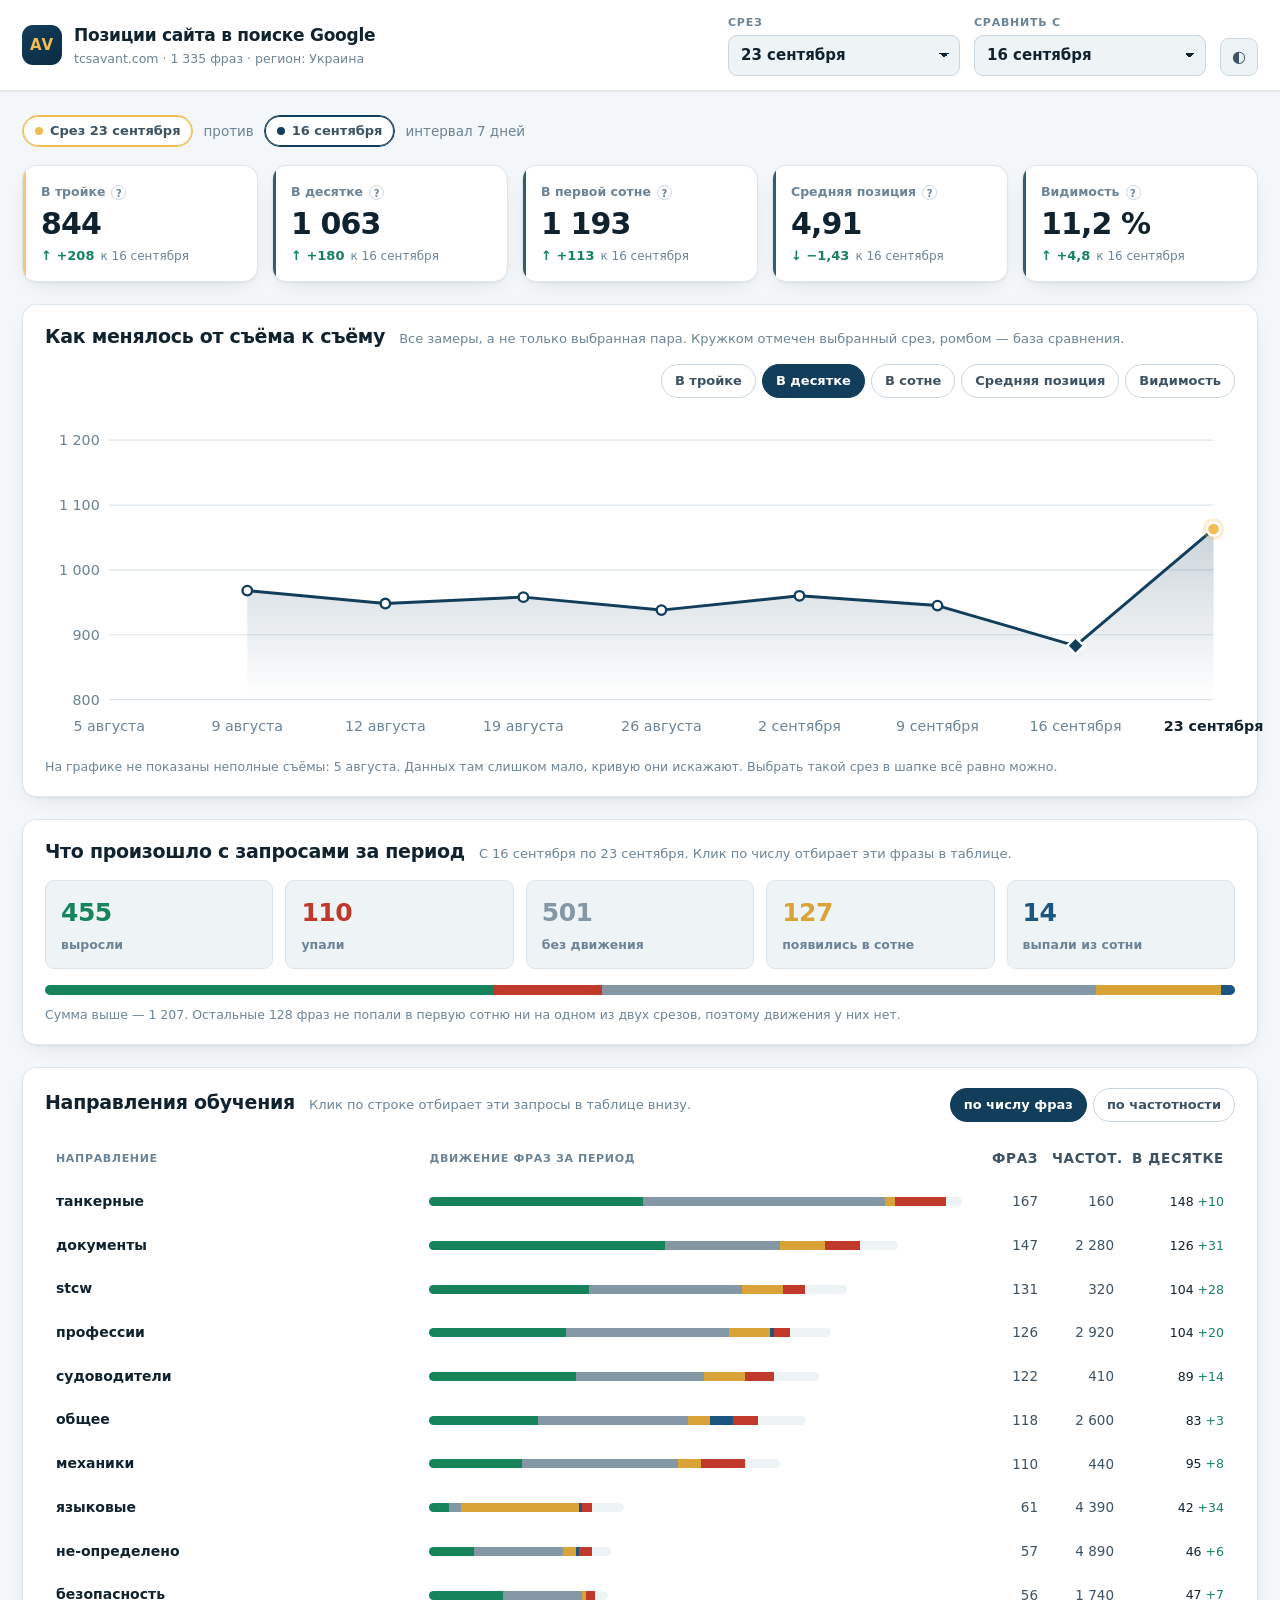
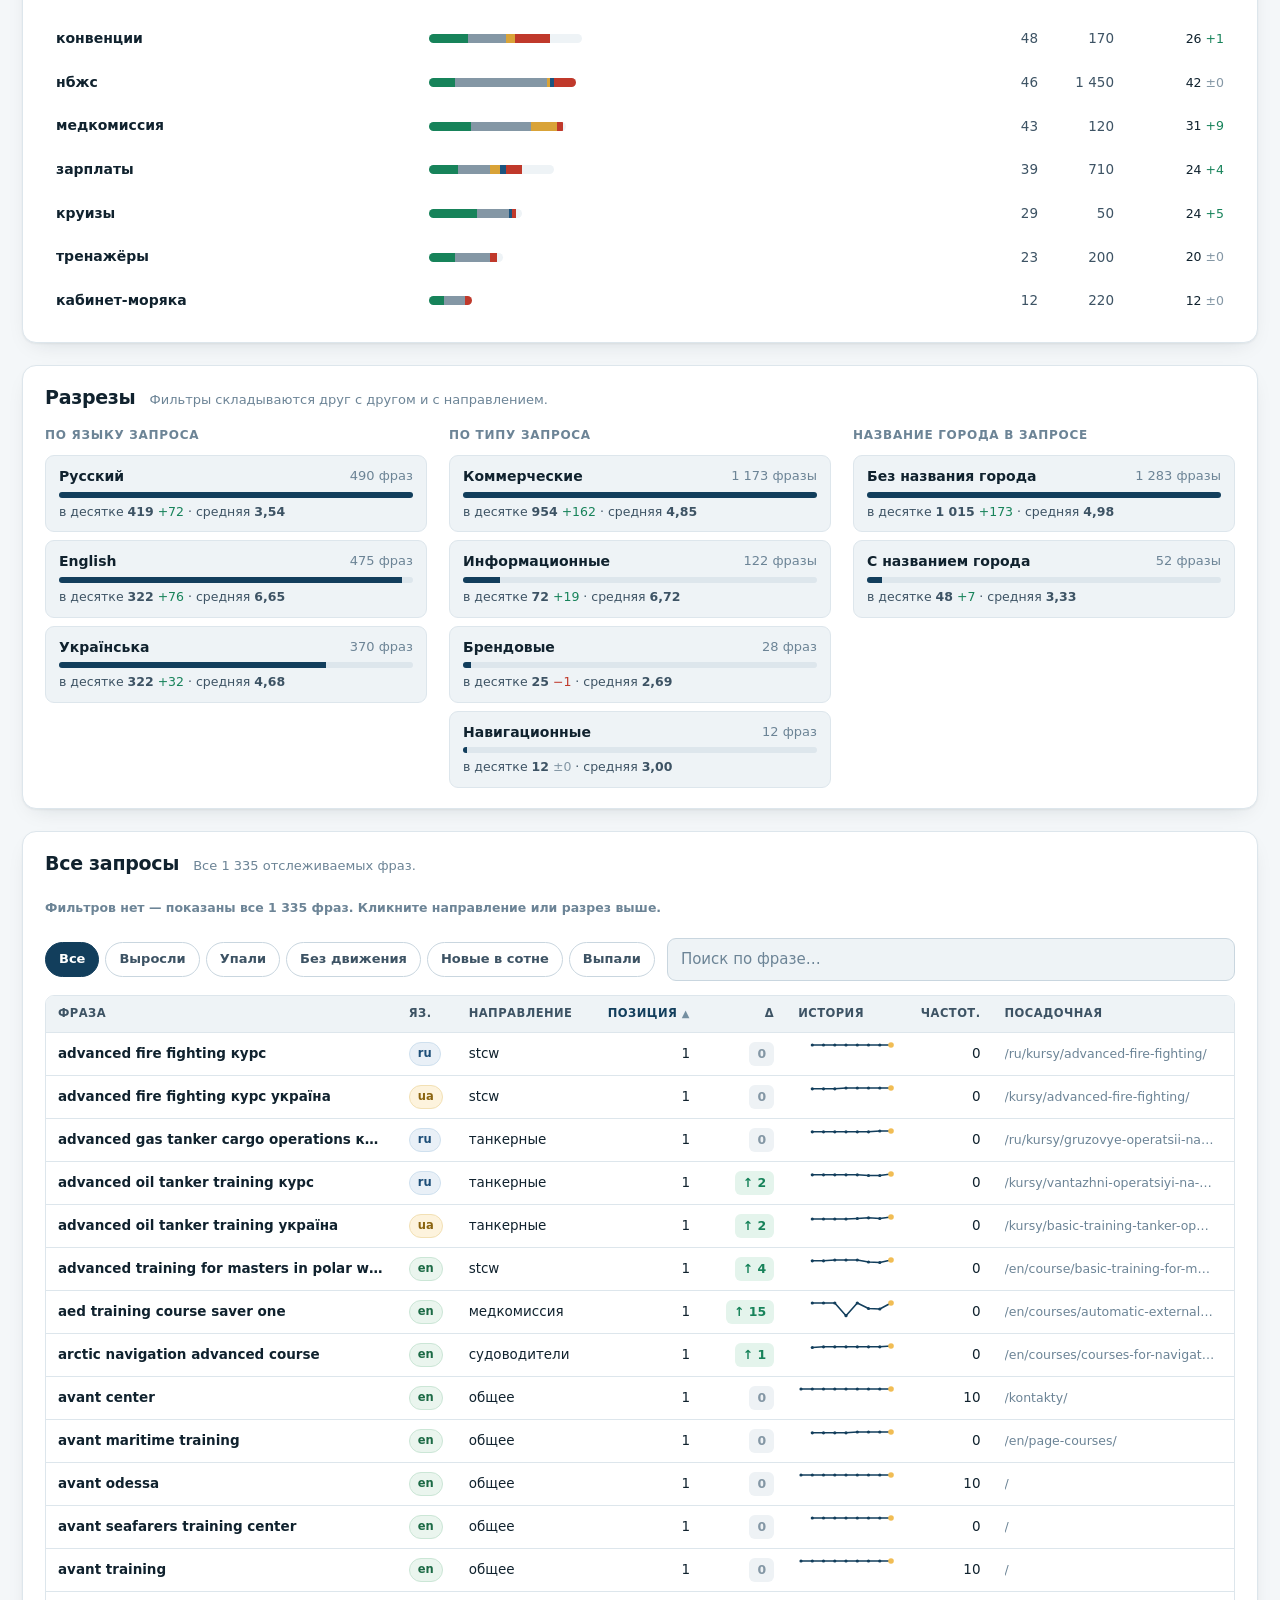
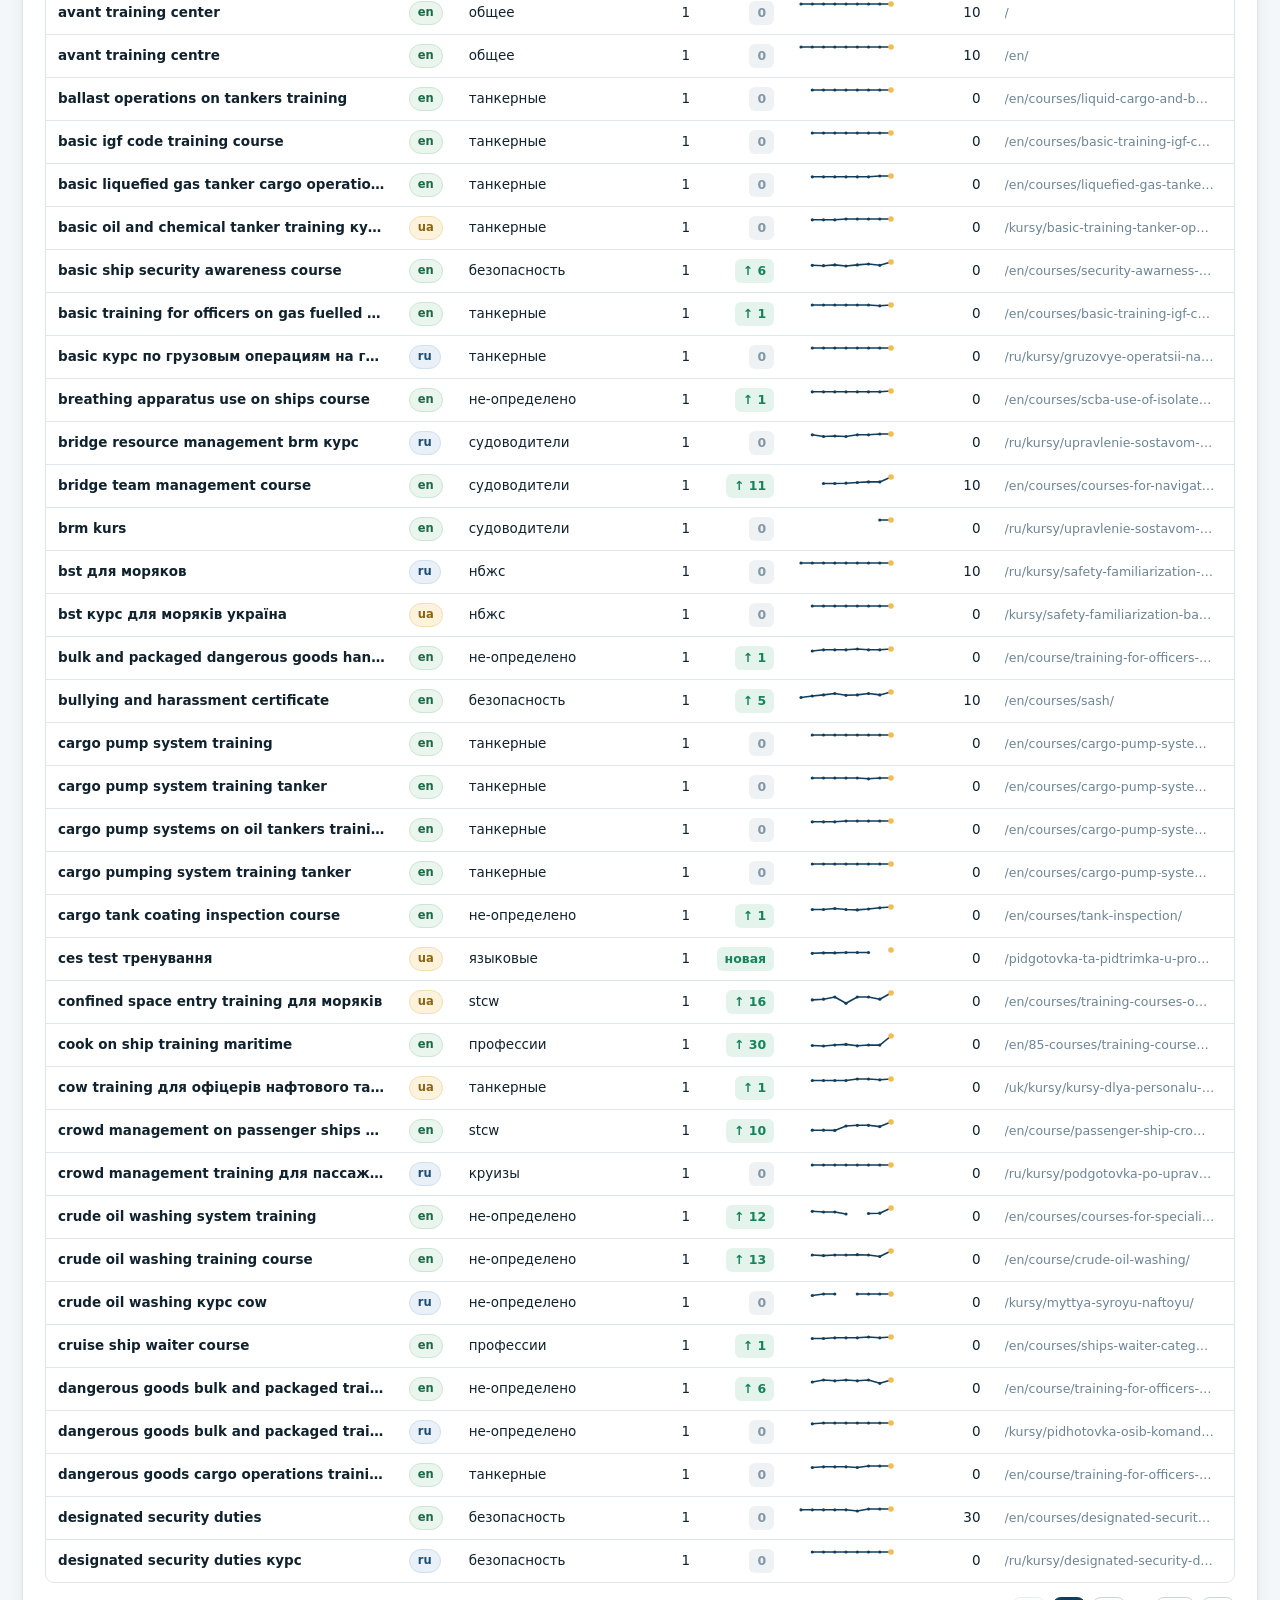
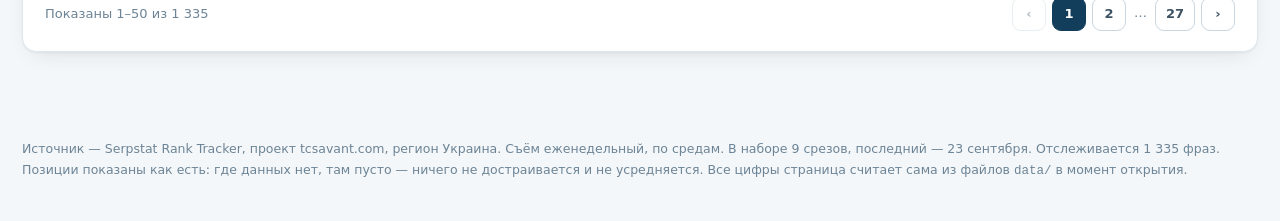
<file: otchety/pozicii-2026-08-12/index.html>
<!doctype html>
<html lang="ru"><head><meta charset="utf-8">
<meta name="robots" content="noindex, nofollow">
<meta name="viewport" content="width=device-width, initial-scale=1">
<meta http-equiv="refresh" content="0; url=../../pozicii/">
<title>Позиции сайта в поиске Google</title></head>
<body><p>Открывается <a href="../../pozicii/">актуальный материал по позициям сайта в поиске Google</a>.</p></body></html>
</file>
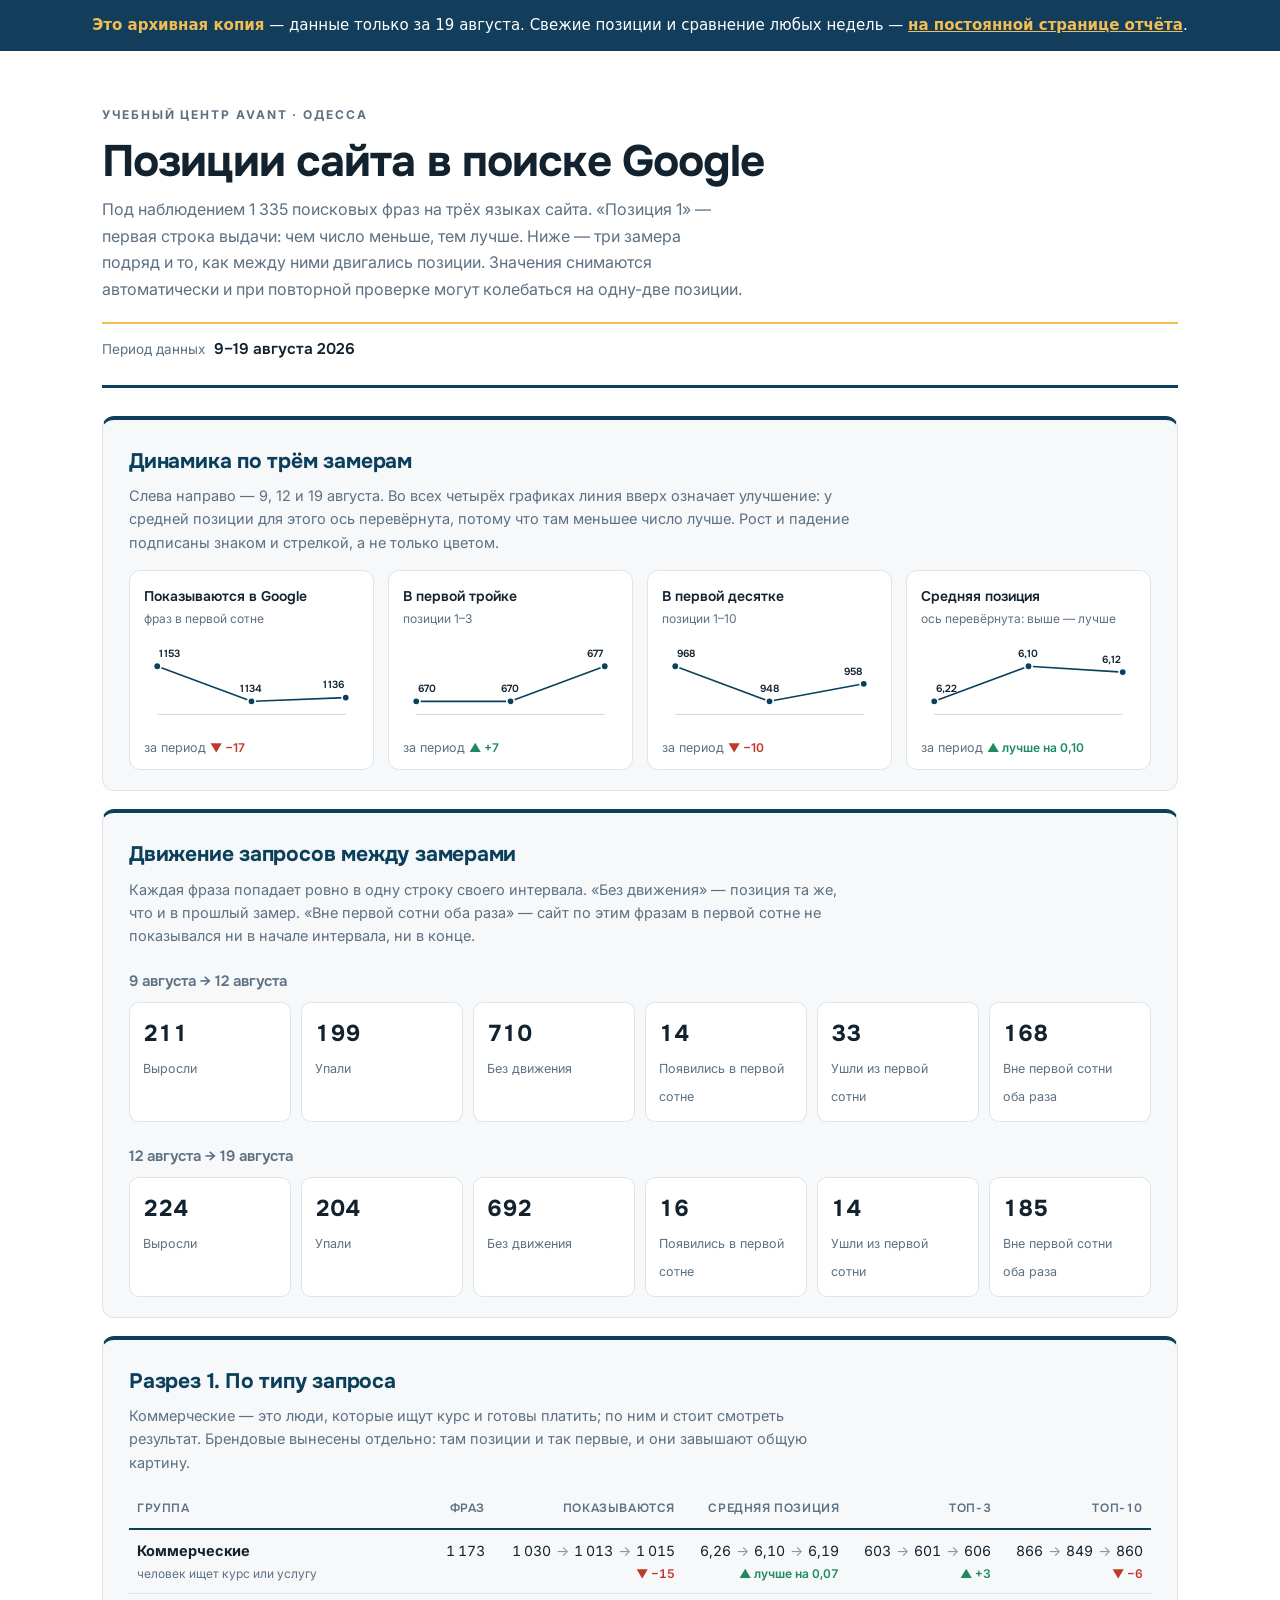
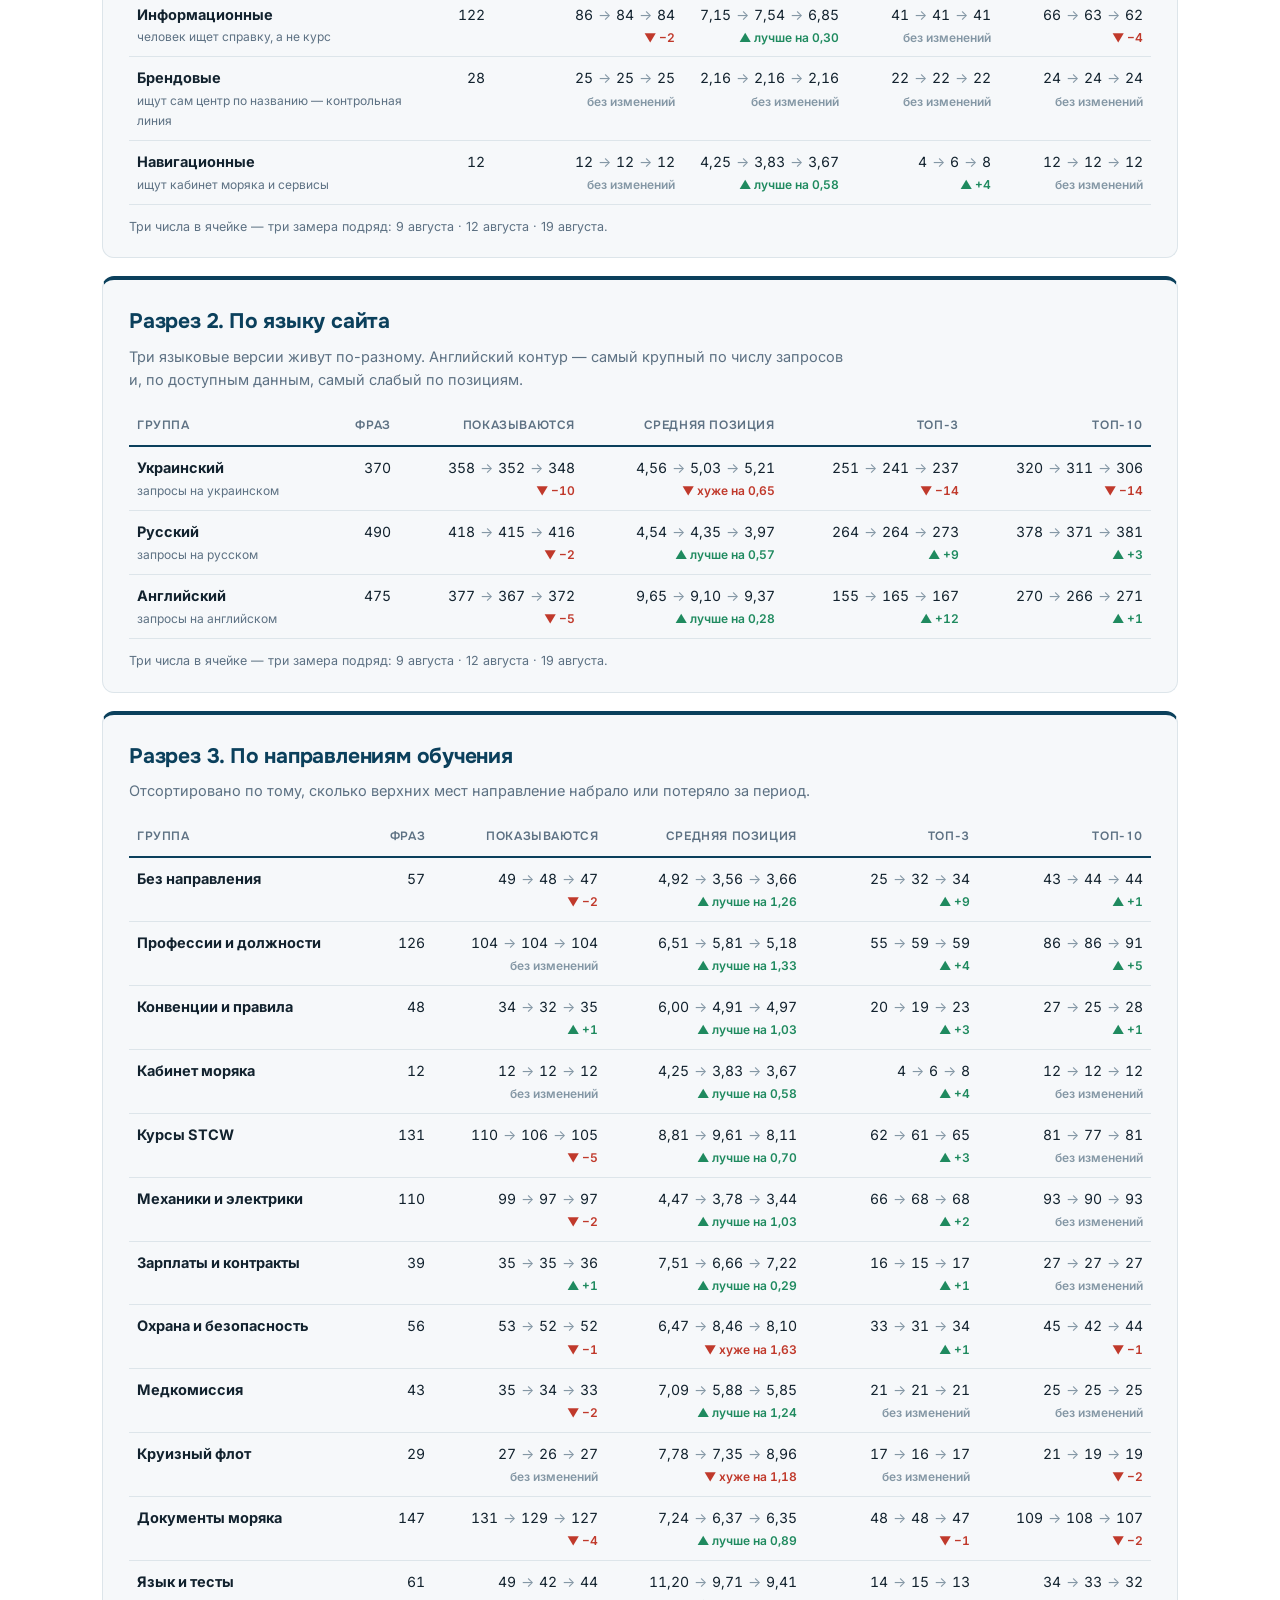
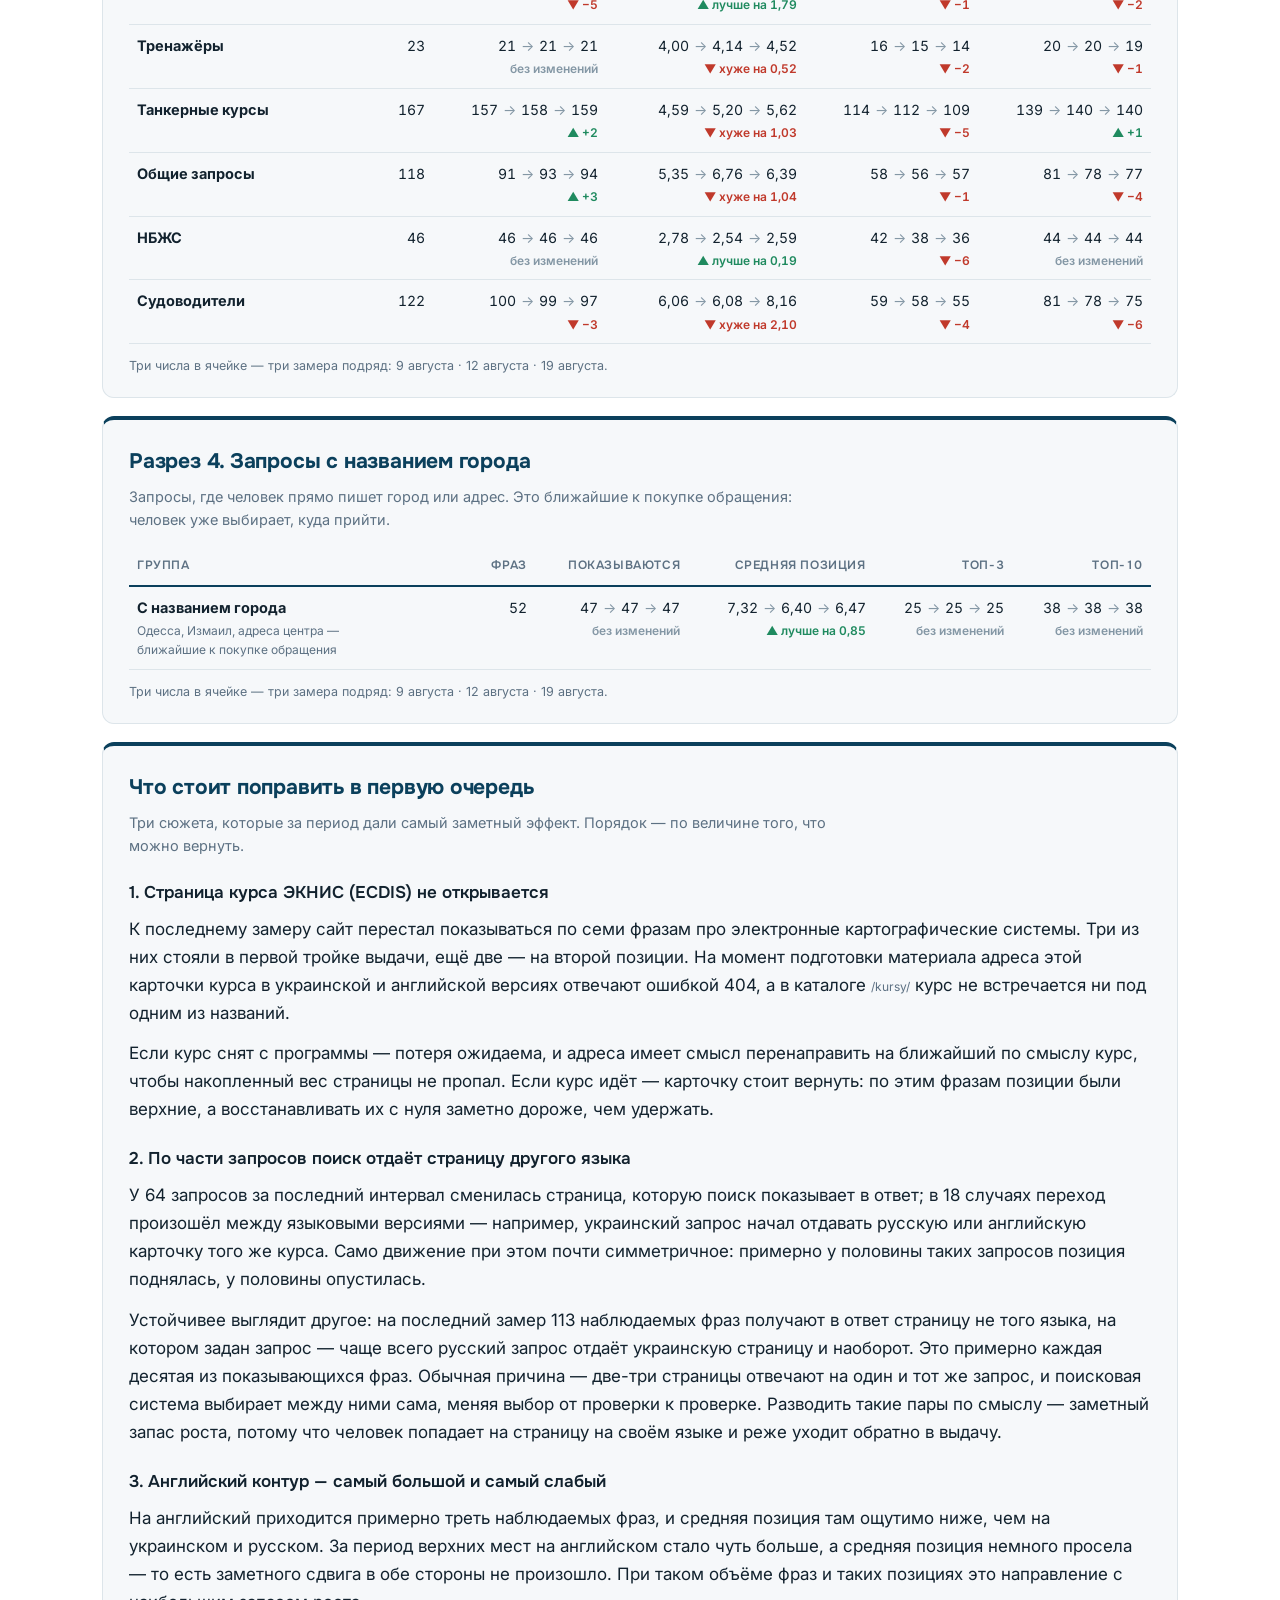
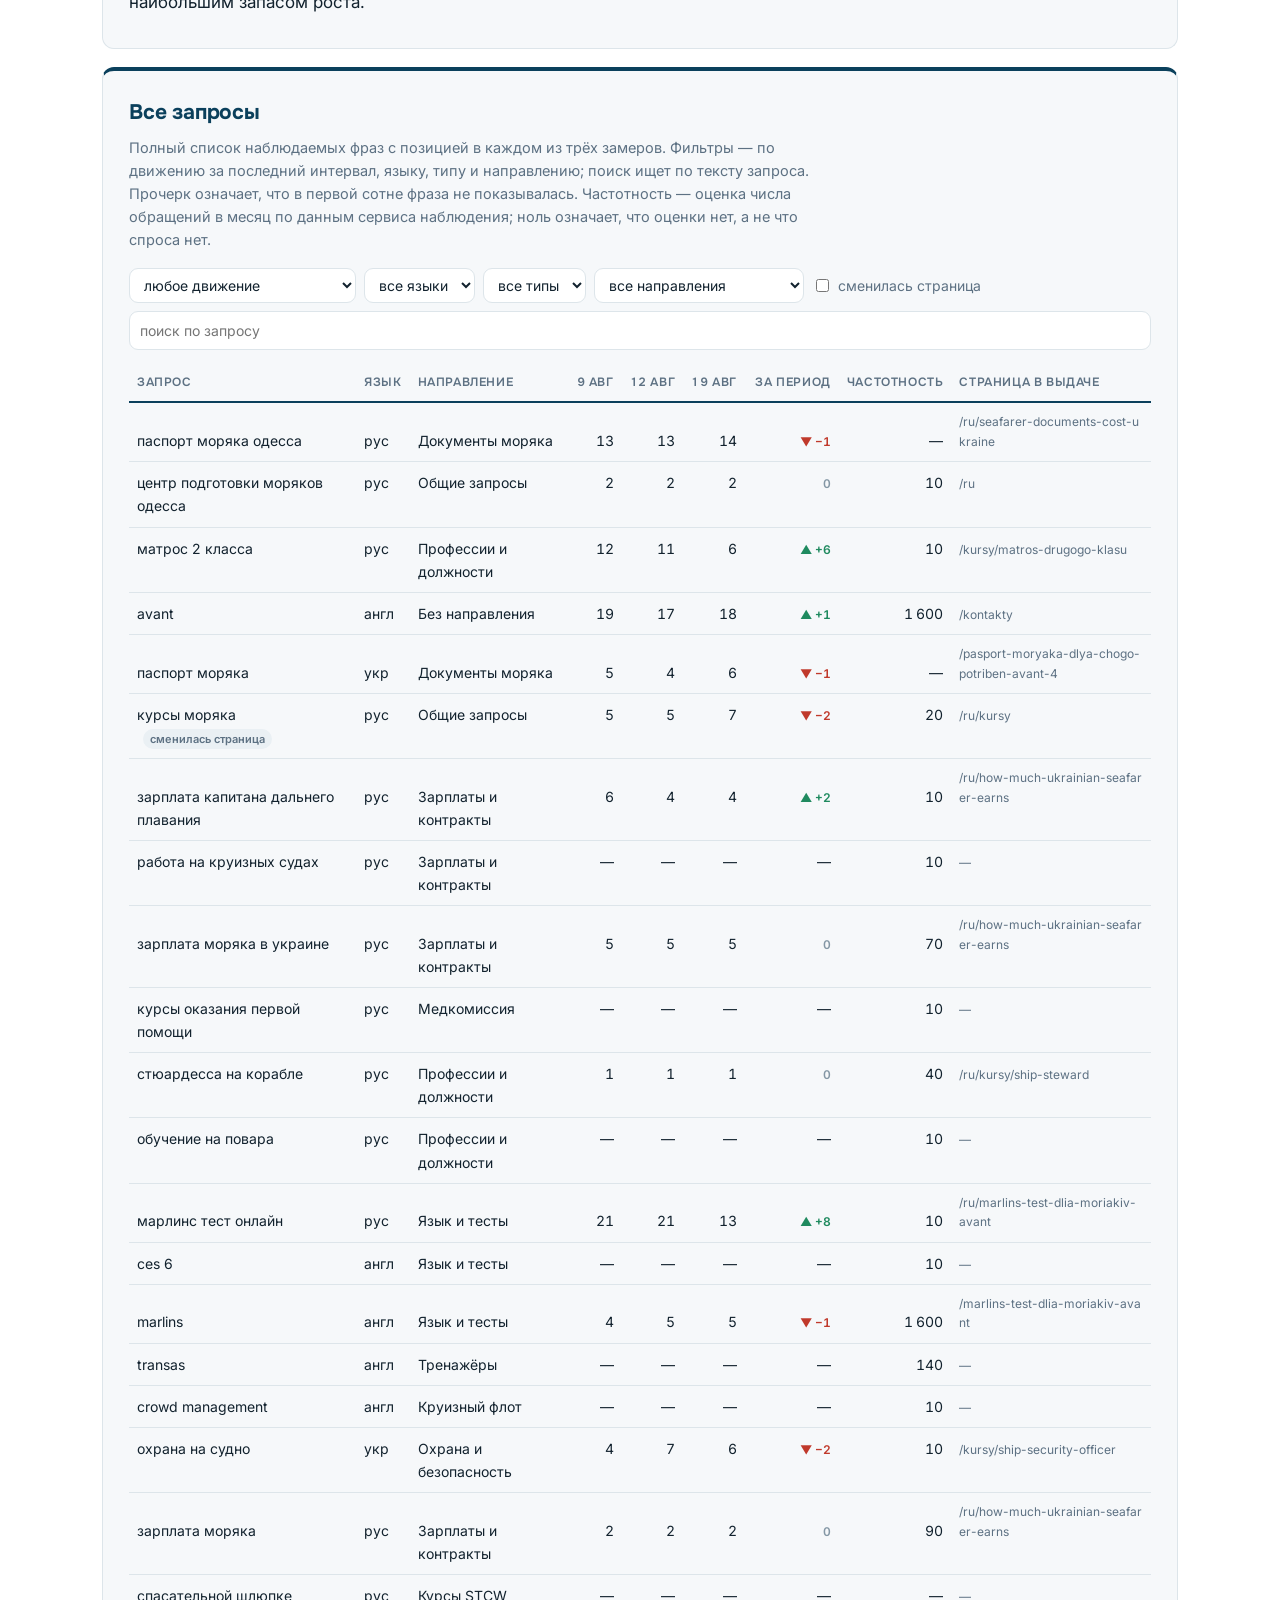
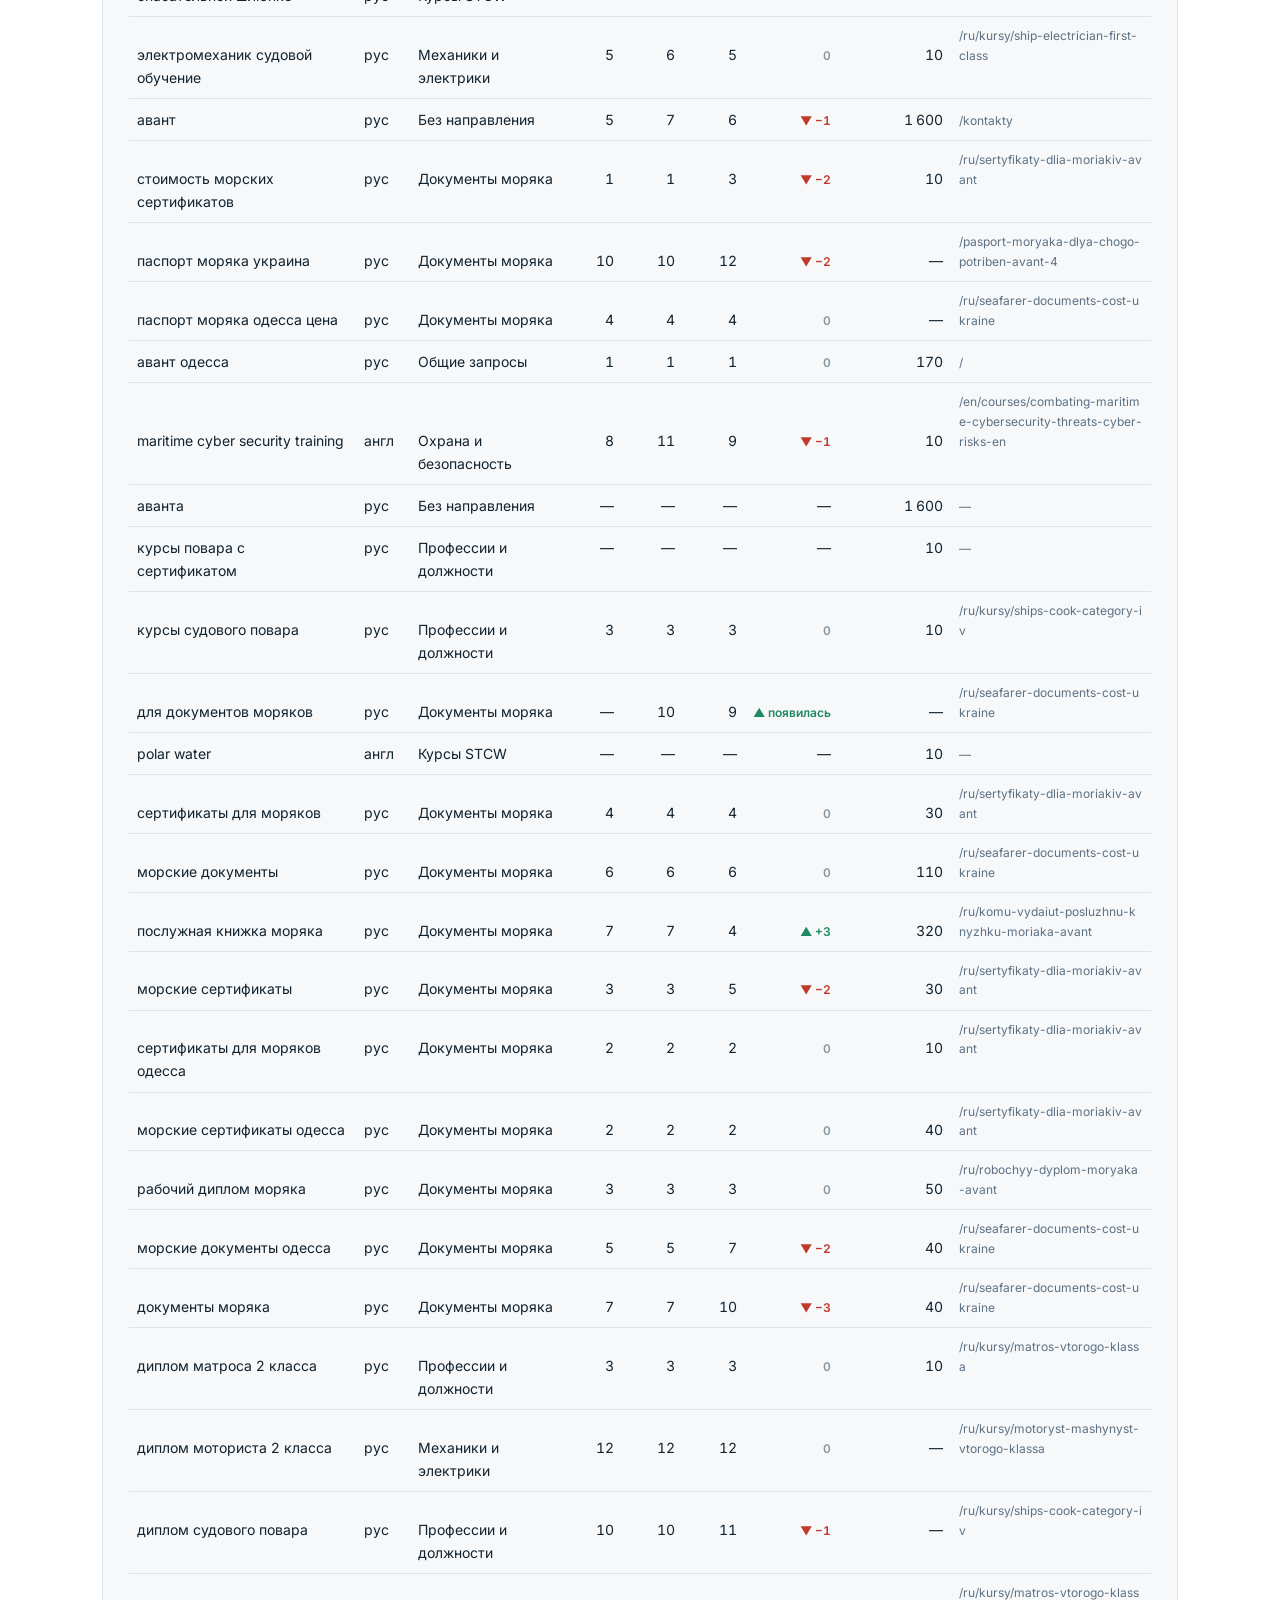
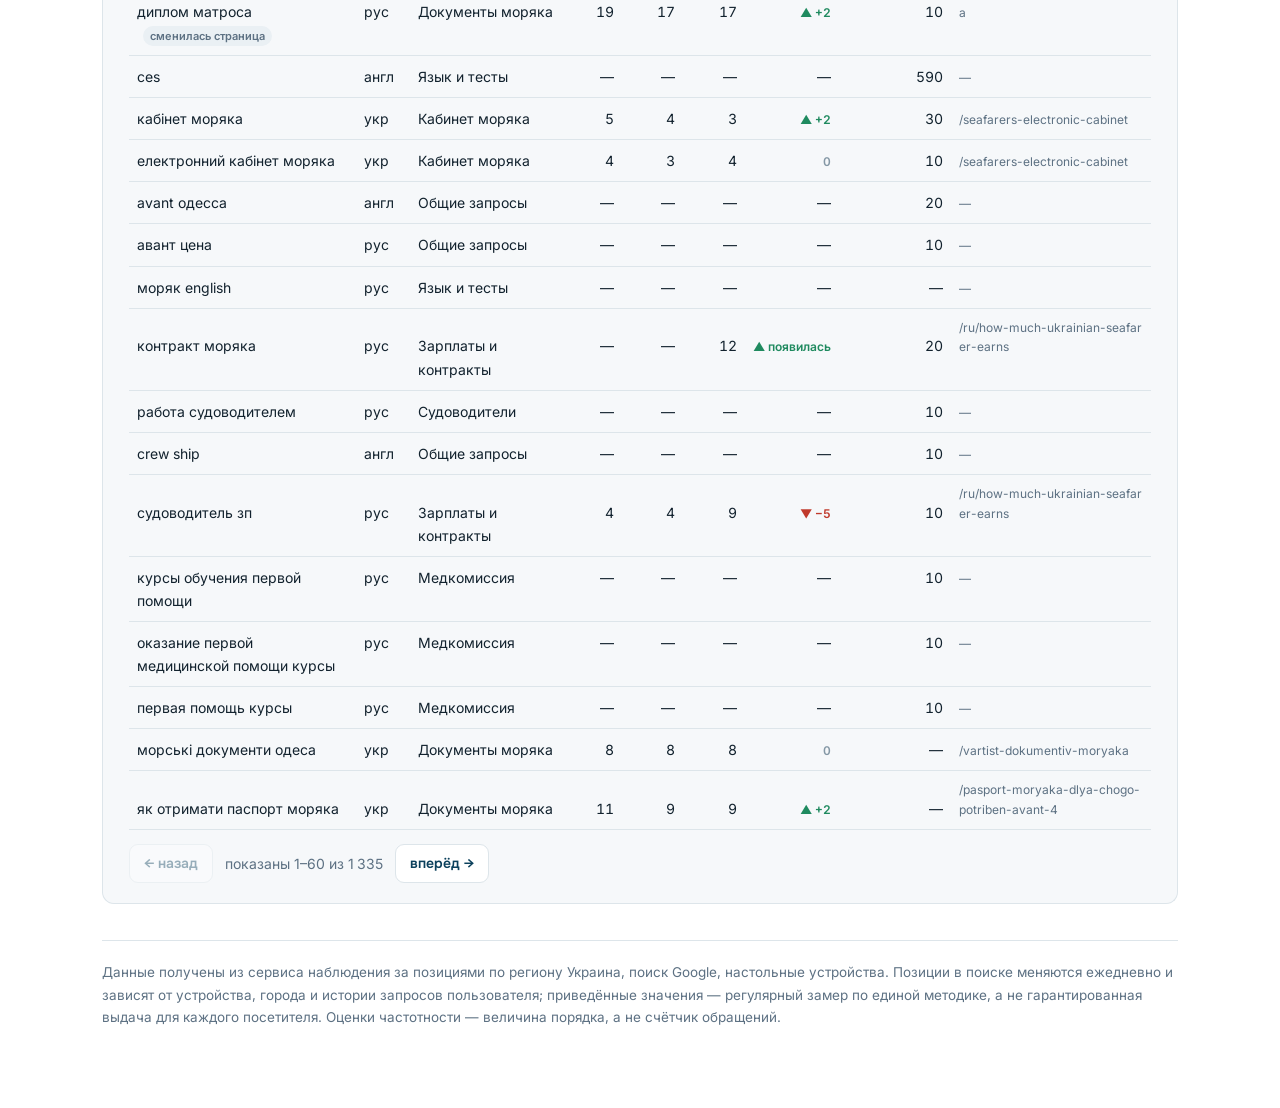
<file: otchety/pozicii-2026-08-19/index.html>
<!doctype html>
<html lang="ru">
<head>
<meta charset="utf-8">
<meta name="viewport" content="width=device-width, initial-scale=1">
<meta name="robots" content="noindex, nofollow">
<meta name="theme-color" content="#0b405c" media="(prefers-color-scheme: light)">
<meta name="theme-color" content="#0d1b26" media="(prefers-color-scheme: dark)">
<meta name="description" content="Позиции сайта учебного центра AVANT в поиске Google: динамика по трём замерам.">
<title>AVANT · позиции в поиске</title>
<link rel="preconnect" href="https://fonts.googleapis.com">
<link rel="preconnect" href="https://fonts.gstatic.com" crossorigin>
<link rel="stylesheet" href="https://fonts.googleapis.com/css2?family=Onest:wght@400;500;600;700&family=Inter:wght@400;500;600&display=swap">
<style>
/* Фирменная палитра: тёмно-синий #0B405C, золотой #F1BD54. Шрифты Onest и Inter. */
:root{
  --navy:#0b405c; --gold:#f1bd54;
  --ink:#12222e; --muted:#5d7183; --line:#dde5ea; --bg:#ffffff;
  --panel:#f6f8fa; --panel-2:#eaf0f4;
  --acc:#0b405c; --good:#1f8a5f; --bad:#c0392b; --nil:#8497a5;
  --axis:#c3cdd5;
  --sh:"Onest",system-ui,-apple-system,"Segoe UI",Roboto,sans-serif;
  --tx:"Inter",system-ui,-apple-system,"Segoe UI",Roboto,sans-serif;
}
@media (prefers-color-scheme:dark){ :root:not([data-theme="light"]){
  --navy:#7fb6d8; --gold:#f1bd54;
  --ink:#e4edf3; --muted:#93a8b8; --line:#22323f; --bg:#0d1b26;
  --panel:#132836; --panel-2:#1a3242;
  --acc:#7fb6d8; --good:#4fb389; --bad:#dd7362; --nil:#71879a;
  --axis:#33485a;
}}
:root[data-theme="dark"]{
  --navy:#7fb6d8; --gold:#f1bd54;
  --ink:#e4edf3; --muted:#93a8b8; --line:#22323f; --bg:#0d1b26;
  --panel:#132836; --panel-2:#1a3242;
  --acc:#7fb6d8; --good:#4fb389; --bad:#dd7362; --nil:#71879a;
  --axis:#33485a;
}
*{box-sizing:border-box}
html{-webkit-text-size-adjust:100%}
body{margin:0;background:var(--bg);color:var(--ink);font:400 17px/1.65 var(--tx);-webkit-font-smoothing:antialiased}
.wrap{max-width:1120px;margin:0 auto;padding:0 22px 80px}
header.top{padding:54px 0 22px;border-bottom:3px solid var(--navy);margin-bottom:28px}
.eyebrow{font-size:12px;letter-spacing:.16em;text-transform:uppercase;color:var(--muted);font-weight:700;margin:0}
h1{font-family:var(--sh);font-weight:700;font-size:clamp(27px,4.4vw,44px);line-height:1.14;margin:12px 0 10px;letter-spacing:-.02em}
.lede{color:var(--muted);font-size:16px;margin:0;max-width:64ch}
.period{display:flex;align-items:baseline;gap:9px;font-size:13.5px;color:var(--muted);border-top:2px solid var(--gold);padding-top:13px;margin:20px 0 0}
.period b{font-family:var(--sh);font-size:15.5px;color:var(--ink);font-weight:600}
section{background:var(--panel);border:1px solid var(--line);border-top:4px solid var(--navy);border-radius:12px;padding:24px 26px 20px;margin:18px 0}
h2{font-family:var(--sh);font-weight:700;font-size:21px;margin:0 0 6px;letter-spacing:-.01em;color:var(--acc)}
h3{font-family:var(--sh);font-weight:600;font-size:15px;margin:22px 0 8px;color:var(--muted)}
h3.big{font-size:17px;color:var(--ink)}
.lead{color:var(--muted);font-size:14.5px;margin:0 0 16px;max-width:80ch;line-height:1.6}
.fin{color:var(--muted);font-size:12.5px;margin:12px 0 0}
p{margin:0 0 12px}
.good{color:var(--good)} .bad{color:var(--bad)} .nil{color:var(--nil)}

/* графики: четыре малых кратных */
.sparks{display:grid;grid-template-columns:repeat(auto-fit,minmax(238px,1fr));gap:14px}
.spark{margin:0;background:var(--bg);border:1px solid var(--line);border-radius:11px;padding:14px 14px 10px}
.spark figcaption{font-family:var(--sh);font-weight:600;font-size:14px;color:var(--ink)}
.spark figcaption span{display:block;font-family:var(--tx);font-weight:400;font-size:12px;color:var(--muted);margin-top:1px}
.spark svg{display:block;width:100%;height:auto;margin-top:6px;overflow:visible}
.spark .base{stroke:var(--axis);stroke-width:1}
.spark .ln{fill:none;stroke:var(--navy);stroke-width:2;stroke-linejoin:round;stroke-linecap:round}
.spark .pt{fill:var(--navy);stroke:var(--bg);stroke-width:2}
.spark .vl{font-family:var(--sh);font-size:12.5px;font-weight:600;fill:var(--ink)}
.spark .xl{font-size:11px;fill:var(--muted)}
.sp-d{font-size:12.5px;color:var(--muted);margin:6px 0 0}

/* движение */
.moves{display:grid;grid-template-columns:repeat(auto-fit,minmax(148px,1fr));gap:10px}
.mv{background:var(--bg);border:1px solid var(--line);border-radius:10px;padding:12px 13px}
.mv b{font-family:var(--sh);font-size:23px;font-variant-numeric:tabular-nums;display:block}
.mv span{font-size:12.5px;color:var(--muted)}

/* таблицы */
.tw{overflow-x:auto;-webkit-overflow-scrolling:touch}
table{border-collapse:collapse;width:100%;font-size:14px}
table.cut{min-width:780px}
table.all{min-width:800px}
th,td{padding:9px 8px;border-bottom:1px solid var(--line);text-align:left;vertical-align:baseline}
thead th{font-family:var(--sh);font-size:12px;font-weight:600;color:var(--muted);text-transform:uppercase;letter-spacing:.05em;border-bottom:2px solid var(--navy);white-space:nowrap}
td.num,th.num{text-align:right;font-variant-numeric:tabular-nums;white-space:nowrap}
tbody th{font-weight:600;font-size:14.5px}
.hint{display:block;font-weight:400;font-size:12px;color:var(--muted);margin-top:1px;max-width:34ch}
.ser{font-variant-numeric:tabular-nums;white-space:nowrap}
.ser .arr{color:var(--nil);padding:0 1px}
.ser-d{display:block;font-size:12px;margin-top:2px}
i{font-style:normal;font-size:12px;font-weight:600;white-space:nowrap}
.flag{display:inline-block;font-size:11px;font-weight:600;padding:1px 7px;border-radius:20px;background:var(--panel-2);color:var(--muted);margin-left:6px;white-space:nowrap}
.kw{max-width:30ch}
.url{font-size:12px;color:var(--muted);word-break:break-all;max-width:26ch;display:inline-block}
.ctrls{display:flex;flex-wrap:wrap;gap:8px;margin:0 0 14px}
.ctrls select,.ctrls input{font:inherit;font-size:14px;padding:7px 10px;border:1px solid var(--line);border-radius:9px;background:var(--bg);color:var(--ink)}
.ctrls input[type=search]{flex:1;min-width:180px}
.ctrls label{display:flex;align-items:center;gap:6px;font-size:14px;color:var(--muted)}
.pager{display:flex;align-items:center;gap:12px;margin-top:14px;font-size:14px;color:var(--muted)}
.pager button{font:inherit;font-family:var(--sh);font-weight:600;font-size:14px;padding:7px 14px;border:1px solid var(--line);border-radius:9px;background:var(--bg);color:var(--acc);cursor:pointer}
.pager button[disabled]{opacity:.4;cursor:default}
footer{margin-top:36px;padding-top:20px;border-top:1px solid var(--line);font-size:13.5px;color:var(--muted)}
a{color:var(--acc)}
@media (max-width:640px){ header.top{padding-top:34px} .wrap{padding:0 15px 60px} section{padding:19px 16px 15px} }
</style>
</head>
<body>
<!-- Страница оставлена как архивная копия среза 19.08. Актуальный дашборд живёт по постоянному адресу. -->
<div class="archive-note" style="background:#123e5c;color:#fff;padding:14px 22px;font:15px/1.5 system-ui,-apple-system,'Segoe UI',Roboto,sans-serif;text-align:center">
  <b style="color:#f1bd54">Это архивная копия</b> — данные только за 19 августа.
  Свежие позиции и сравнение любых недель &mdash;
  <a href="../pozicii/" style="color:#f1bd54;font-weight:600">на постоянной странице отчёта</a>.
</div>
<div class="wrap">

<header class="top">
  <p class="eyebrow">Учебный центр AVANT · Одесса</p>
  <h1>Позиции сайта в поиске Google</h1>
  <p class="lede">Под наблюдением 1&nbsp;335 поисковых фраз на трёх языках сайта. «Позиция 1» — первая
  строка выдачи: чем число меньше, тем лучше. Ниже — три замера подряд и то, как между ними
  двигались позиции. Значения снимаются автоматически и при повторной проверке могут колебаться
  на одну-две позиции.</p>
  <p class="period"><span>Период данных</span><b>9–19 августа 2026</b></p>
</header>

<section>
  <h2>Динамика по трём замерам</h2>
  <p class="lead">Слева направо — 9, 12 и 19 августа. Во всех четырёх графиках линия вверх означает
  улучшение: у средней позиции для этого ось перевёрнута, потому что там меньшее число лучше.
  Рост и падение подписаны знаком и стрелкой, а не только цветом.</p>
  <div class="sparks"><figure class="spark"><figcaption>Показываются в Google<span>фраз в первой сотне</span></figcaption><svg viewBox="0 0 260 118" role="img" aria-label="Показываются в Google: 1 153 → 1 134 → 1 136"><line x1="16" y1="96.0" x2="244" y2="96.0" class="base"/><polyline points="16.0,37.8 130.0,80.2 244.0,75.7" class="ln"/><circle cx="16.0" cy="37.8" r="4.5" class="pt"/><circle cx="130.0" cy="80.2" r="4.5" class="pt"/><circle cx="244.0" cy="75.7" r="4.5" class="pt"/><text x="18.0" y="26.8" text-anchor="start" class="vl">1 153</text><text x="130.0" y="69.2" text-anchor="middle" class="vl">1 134</text><text x="242.0" y="64.7" text-anchor="end" class="vl">1 136</text></svg><p class="sp-d">за период <i class="bad">▼ −17</i></p></figure><figure class="spark"><figcaption>В первой тройке<span>позиции 1–3</span></figcaption><svg viewBox="0 0 260 118" role="img" aria-label="В первой тройке: 670 → 670 → 677"><line x1="16" y1="96.0" x2="244" y2="96.0" class="base"/><polyline points="16.0,80.2 130.0,80.2 244.0,37.8" class="ln"/><circle cx="16.0" cy="80.2" r="4.5" class="pt"/><circle cx="130.0" cy="80.2" r="4.5" class="pt"/><circle cx="244.0" cy="37.8" r="4.5" class="pt"/><text x="18.0" y="69.2" text-anchor="start" class="vl">670</text><text x="130.0" y="69.2" text-anchor="middle" class="vl">670</text><text x="242.0" y="26.8" text-anchor="end" class="vl">677</text></svg><p class="sp-d">за период <i class="good">▲ +7</i></p></figure><figure class="spark"><figcaption>В первой десятке<span>позиции 1–10</span></figcaption><svg viewBox="0 0 260 118" role="img" aria-label="В первой десятке: 968 → 948 → 958"><line x1="16" y1="96.0" x2="244" y2="96.0" class="base"/><polyline points="16.0,37.8 130.0,80.2 244.0,59.0" class="ln"/><circle cx="16.0" cy="37.8" r="4.5" class="pt"/><circle cx="130.0" cy="80.2" r="4.5" class="pt"/><circle cx="244.0" cy="59.0" r="4.5" class="pt"/><text x="18.0" y="26.8" text-anchor="start" class="vl">968</text><text x="130.0" y="69.2" text-anchor="middle" class="vl">948</text><text x="242.0" y="48.0" text-anchor="end" class="vl">958</text></svg><p class="sp-d">за период <i class="bad">▼ −10</i></p></figure><figure class="spark"><figcaption>Средняя позиция<span>ось перевёрнута: выше — лучше</span></figcaption><svg viewBox="0 0 260 118" role="img" aria-label="Средняя позиция: 6,22 → 6,10 → 6,12"><line x1="16" y1="96.0" x2="244" y2="96.0" class="base"/><polyline points="16.0,80.2 130.0,37.8 244.0,44.9" class="ln"/><circle cx="16.0" cy="80.2" r="4.5" class="pt"/><circle cx="130.0" cy="37.8" r="4.5" class="pt"/><circle cx="244.0" cy="44.9" r="4.5" class="pt"/><text x="18.0" y="69.2" text-anchor="start" class="vl">6,22</text><text x="130.0" y="26.8" text-anchor="middle" class="vl">6,10</text><text x="242.0" y="33.9" text-anchor="end" class="vl">6,12</text></svg><p class="sp-d">за период <i class="good">▲ лучше на 0,10</i></p></figure></div>
</section>

<section>
  <h2>Движение запросов между замерами</h2>
  <p class="lead">Каждая фраза попадает ровно в одну строку своего интервала. «Без движения» —
  позиция та же, что и в прошлый замер. «Вне первой сотни оба раза» — сайт по этим фразам
  в первой сотне не показывался ни в начале интервала, ни в конце.</p>
  <h3>9 августа → 12 августа</h3><div class="moves"><div class="mv"><b>211</b><span>Выросли</span></div><div class="mv"><b>199</b><span>Упали</span></div><div class="mv"><b>710</b><span>Без движения</span></div><div class="mv"><b>14</b><span>Появились в первой сотне</span></div><div class="mv"><b>33</b><span>Ушли из первой сотни</span></div><div class="mv"><b>168</b><span>Вне первой сотни оба раза</span></div></div><h3>12 августа → 19 августа</h3><div class="moves"><div class="mv"><b>224</b><span>Выросли</span></div><div class="mv"><b>204</b><span>Упали</span></div><div class="mv"><b>692</b><span>Без движения</span></div><div class="mv"><b>16</b><span>Появились в первой сотне</span></div><div class="mv"><b>14</b><span>Ушли из первой сотни</span></div><div class="mv"><b>185</b><span>Вне первой сотни оба раза</span></div></div>
</section>

<section><h2>Разрез 1. По типу запроса</h2><p class="lead">Коммерческие — это люди, которые ищут курс и готовы платить; по ним и стоит смотреть результат. Брендовые вынесены отдельно: там позиции и так первые, и они завышают общую картину.</p><div class="tw"><table class="cut"><thead><tr><th>Группа</th><th class="num">Фраз</th><th class="num">Показываются</th><th class="num">Средняя позиция</th><th class="num">Топ-3</th><th class="num">Топ-10</th></tr></thead><tbody><tr><th scope="row"><b>Коммерческие</b><span class="hint">человек ищет курс или услугу</span></th><td class="num">1 173</td><td class="num"><span class="ser">1 030 <span class="arr">→</span> 1 013 <span class="arr">→</span> 1 015</span><span class="ser-d"><i class="bad">▼ −15</i></span></td><td class="num"><span class="ser">6,26 <span class="arr">→</span> 6,10 <span class="arr">→</span> 6,19</span><span class="ser-d"><i class="good">▲ лучше на 0,07</i></span></td><td class="num"><span class="ser">603 <span class="arr">→</span> 601 <span class="arr">→</span> 606</span><span class="ser-d"><i class="good">▲ +3</i></span></td><td class="num"><span class="ser">866 <span class="arr">→</span> 849 <span class="arr">→</span> 860</span><span class="ser-d"><i class="bad">▼ −6</i></span></td></tr><tr><th scope="row"><b>Информационные</b><span class="hint">человек ищет справку, а не курс</span></th><td class="num">122</td><td class="num"><span class="ser">86 <span class="arr">→</span> 84 <span class="arr">→</span> 84</span><span class="ser-d"><i class="bad">▼ −2</i></span></td><td class="num"><span class="ser">7,15 <span class="arr">→</span> 7,54 <span class="arr">→</span> 6,85</span><span class="ser-d"><i class="good">▲ лучше на 0,30</i></span></td><td class="num"><span class="ser">41 <span class="arr">→</span> 41 <span class="arr">→</span> 41</span><span class="ser-d"><i class="nil">без изменений</i></span></td><td class="num"><span class="ser">66 <span class="arr">→</span> 63 <span class="arr">→</span> 62</span><span class="ser-d"><i class="bad">▼ −4</i></span></td></tr><tr><th scope="row"><b>Брендовые</b><span class="hint">ищут сам центр по названию — контрольная линия</span></th><td class="num">28</td><td class="num"><span class="ser">25 <span class="arr">→</span> 25 <span class="arr">→</span> 25</span><span class="ser-d"><i class="nil">без изменений</i></span></td><td class="num"><span class="ser">2,16 <span class="arr">→</span> 2,16 <span class="arr">→</span> 2,16</span><span class="ser-d"><i class="nil">без изменений</i></span></td><td class="num"><span class="ser">22 <span class="arr">→</span> 22 <span class="arr">→</span> 22</span><span class="ser-d"><i class="nil">без изменений</i></span></td><td class="num"><span class="ser">24 <span class="arr">→</span> 24 <span class="arr">→</span> 24</span><span class="ser-d"><i class="nil">без изменений</i></span></td></tr><tr><th scope="row"><b>Навигационные</b><span class="hint">ищут кабинет моряка и сервисы</span></th><td class="num">12</td><td class="num"><span class="ser">12 <span class="arr">→</span> 12 <span class="arr">→</span> 12</span><span class="ser-d"><i class="nil">без изменений</i></span></td><td class="num"><span class="ser">4,25 <span class="arr">→</span> 3,83 <span class="arr">→</span> 3,67</span><span class="ser-d"><i class="good">▲ лучше на 0,58</i></span></td><td class="num"><span class="ser">4 <span class="arr">→</span> 6 <span class="arr">→</span> 8</span><span class="ser-d"><i class="good">▲ +4</i></span></td><td class="num"><span class="ser">12 <span class="arr">→</span> 12 <span class="arr">→</span> 12</span><span class="ser-d"><i class="nil">без изменений</i></span></td></tr></tbody></table></div><p class="fin">Три числа в ячейке — три замера подряд: 9 августа · 12 августа · 19 августа.</p></section>
<section><h2>Разрез 2. По языку сайта</h2><p class="lead">Три языковые версии живут по-разному. Английский контур — самый крупный по числу запросов и, по доступным данным, самый слабый по позициям.</p><div class="tw"><table class="cut"><thead><tr><th>Группа</th><th class="num">Фраз</th><th class="num">Показываются</th><th class="num">Средняя позиция</th><th class="num">Топ-3</th><th class="num">Топ-10</th></tr></thead><tbody><tr><th scope="row"><b>Украинский</b><span class="hint">запросы на украинском</span></th><td class="num">370</td><td class="num"><span class="ser">358 <span class="arr">→</span> 352 <span class="arr">→</span> 348</span><span class="ser-d"><i class="bad">▼ −10</i></span></td><td class="num"><span class="ser">4,56 <span class="arr">→</span> 5,03 <span class="arr">→</span> 5,21</span><span class="ser-d"><i class="bad">▼ хуже на 0,65</i></span></td><td class="num"><span class="ser">251 <span class="arr">→</span> 241 <span class="arr">→</span> 237</span><span class="ser-d"><i class="bad">▼ −14</i></span></td><td class="num"><span class="ser">320 <span class="arr">→</span> 311 <span class="arr">→</span> 306</span><span class="ser-d"><i class="bad">▼ −14</i></span></td></tr><tr><th scope="row"><b>Русский</b><span class="hint">запросы на русском</span></th><td class="num">490</td><td class="num"><span class="ser">418 <span class="arr">→</span> 415 <span class="arr">→</span> 416</span><span class="ser-d"><i class="bad">▼ −2</i></span></td><td class="num"><span class="ser">4,54 <span class="arr">→</span> 4,35 <span class="arr">→</span> 3,97</span><span class="ser-d"><i class="good">▲ лучше на 0,57</i></span></td><td class="num"><span class="ser">264 <span class="arr">→</span> 264 <span class="arr">→</span> 273</span><span class="ser-d"><i class="good">▲ +9</i></span></td><td class="num"><span class="ser">378 <span class="arr">→</span> 371 <span class="arr">→</span> 381</span><span class="ser-d"><i class="good">▲ +3</i></span></td></tr><tr><th scope="row"><b>Английский</b><span class="hint">запросы на английском</span></th><td class="num">475</td><td class="num"><span class="ser">377 <span class="arr">→</span> 367 <span class="arr">→</span> 372</span><span class="ser-d"><i class="bad">▼ −5</i></span></td><td class="num"><span class="ser">9,65 <span class="arr">→</span> 9,10 <span class="arr">→</span> 9,37</span><span class="ser-d"><i class="good">▲ лучше на 0,28</i></span></td><td class="num"><span class="ser">155 <span class="arr">→</span> 165 <span class="arr">→</span> 167</span><span class="ser-d"><i class="good">▲ +12</i></span></td><td class="num"><span class="ser">270 <span class="arr">→</span> 266 <span class="arr">→</span> 271</span><span class="ser-d"><i class="good">▲ +1</i></span></td></tr></tbody></table></div><p class="fin">Три числа в ячейке — три замера подряд: 9 августа · 12 августа · 19 августа.</p></section>
<section><h2>Разрез 3. По направлениям обучения</h2><p class="lead">Отсортировано по тому, сколько верхних мест направление набрало или потеряло за период.</p><div class="tw"><table class="cut"><thead><tr><th>Группа</th><th class="num">Фраз</th><th class="num">Показываются</th><th class="num">Средняя позиция</th><th class="num">Топ-3</th><th class="num">Топ-10</th></tr></thead><tbody><tr><th scope="row"><b>Без направления</b></th><td class="num">57</td><td class="num"><span class="ser">49 <span class="arr">→</span> 48 <span class="arr">→</span> 47</span><span class="ser-d"><i class="bad">▼ −2</i></span></td><td class="num"><span class="ser">4,92 <span class="arr">→</span> 3,56 <span class="arr">→</span> 3,66</span><span class="ser-d"><i class="good">▲ лучше на 1,26</i></span></td><td class="num"><span class="ser">25 <span class="arr">→</span> 32 <span class="arr">→</span> 34</span><span class="ser-d"><i class="good">▲ +9</i></span></td><td class="num"><span class="ser">43 <span class="arr">→</span> 44 <span class="arr">→</span> 44</span><span class="ser-d"><i class="good">▲ +1</i></span></td></tr><tr><th scope="row"><b>Профессии и должности</b></th><td class="num">126</td><td class="num"><span class="ser">104 <span class="arr">→</span> 104 <span class="arr">→</span> 104</span><span class="ser-d"><i class="nil">без изменений</i></span></td><td class="num"><span class="ser">6,51 <span class="arr">→</span> 5,81 <span class="arr">→</span> 5,18</span><span class="ser-d"><i class="good">▲ лучше на 1,33</i></span></td><td class="num"><span class="ser">55 <span class="arr">→</span> 59 <span class="arr">→</span> 59</span><span class="ser-d"><i class="good">▲ +4</i></span></td><td class="num"><span class="ser">86 <span class="arr">→</span> 86 <span class="arr">→</span> 91</span><span class="ser-d"><i class="good">▲ +5</i></span></td></tr><tr><th scope="row"><b>Конвенции и правила</b></th><td class="num">48</td><td class="num"><span class="ser">34 <span class="arr">→</span> 32 <span class="arr">→</span> 35</span><span class="ser-d"><i class="good">▲ +1</i></span></td><td class="num"><span class="ser">6,00 <span class="arr">→</span> 4,91 <span class="arr">→</span> 4,97</span><span class="ser-d"><i class="good">▲ лучше на 1,03</i></span></td><td class="num"><span class="ser">20 <span class="arr">→</span> 19 <span class="arr">→</span> 23</span><span class="ser-d"><i class="good">▲ +3</i></span></td><td class="num"><span class="ser">27 <span class="arr">→</span> 25 <span class="arr">→</span> 28</span><span class="ser-d"><i class="good">▲ +1</i></span></td></tr><tr><th scope="row"><b>Кабинет моряка</b></th><td class="num">12</td><td class="num"><span class="ser">12 <span class="arr">→</span> 12 <span class="arr">→</span> 12</span><span class="ser-d"><i class="nil">без изменений</i></span></td><td class="num"><span class="ser">4,25 <span class="arr">→</span> 3,83 <span class="arr">→</span> 3,67</span><span class="ser-d"><i class="good">▲ лучше на 0,58</i></span></td><td class="num"><span class="ser">4 <span class="arr">→</span> 6 <span class="arr">→</span> 8</span><span class="ser-d"><i class="good">▲ +4</i></span></td><td class="num"><span class="ser">12 <span class="arr">→</span> 12 <span class="arr">→</span> 12</span><span class="ser-d"><i class="nil">без изменений</i></span></td></tr><tr><th scope="row"><b>Курсы STCW</b></th><td class="num">131</td><td class="num"><span class="ser">110 <span class="arr">→</span> 106 <span class="arr">→</span> 105</span><span class="ser-d"><i class="bad">▼ −5</i></span></td><td class="num"><span class="ser">8,81 <span class="arr">→</span> 9,61 <span class="arr">→</span> 8,11</span><span class="ser-d"><i class="good">▲ лучше на 0,70</i></span></td><td class="num"><span class="ser">62 <span class="arr">→</span> 61 <span class="arr">→</span> 65</span><span class="ser-d"><i class="good">▲ +3</i></span></td><td class="num"><span class="ser">81 <span class="arr">→</span> 77 <span class="arr">→</span> 81</span><span class="ser-d"><i class="nil">без изменений</i></span></td></tr><tr><th scope="row"><b>Механики и электрики</b></th><td class="num">110</td><td class="num"><span class="ser">99 <span class="arr">→</span> 97 <span class="arr">→</span> 97</span><span class="ser-d"><i class="bad">▼ −2</i></span></td><td class="num"><span class="ser">4,47 <span class="arr">→</span> 3,78 <span class="arr">→</span> 3,44</span><span class="ser-d"><i class="good">▲ лучше на 1,03</i></span></td><td class="num"><span class="ser">66 <span class="arr">→</span> 68 <span class="arr">→</span> 68</span><span class="ser-d"><i class="good">▲ +2</i></span></td><td class="num"><span class="ser">93 <span class="arr">→</span> 90 <span class="arr">→</span> 93</span><span class="ser-d"><i class="nil">без изменений</i></span></td></tr><tr><th scope="row"><b>Зарплаты и контракты</b></th><td class="num">39</td><td class="num"><span class="ser">35 <span class="arr">→</span> 35 <span class="arr">→</span> 36</span><span class="ser-d"><i class="good">▲ +1</i></span></td><td class="num"><span class="ser">7,51 <span class="arr">→</span> 6,66 <span class="arr">→</span> 7,22</span><span class="ser-d"><i class="good">▲ лучше на 0,29</i></span></td><td class="num"><span class="ser">16 <span class="arr">→</span> 15 <span class="arr">→</span> 17</span><span class="ser-d"><i class="good">▲ +1</i></span></td><td class="num"><span class="ser">27 <span class="arr">→</span> 27 <span class="arr">→</span> 27</span><span class="ser-d"><i class="nil">без изменений</i></span></td></tr><tr><th scope="row"><b>Охрана и безопасность</b></th><td class="num">56</td><td class="num"><span class="ser">53 <span class="arr">→</span> 52 <span class="arr">→</span> 52</span><span class="ser-d"><i class="bad">▼ −1</i></span></td><td class="num"><span class="ser">6,47 <span class="arr">→</span> 8,46 <span class="arr">→</span> 8,10</span><span class="ser-d"><i class="bad">▼ хуже на 1,63</i></span></td><td class="num"><span class="ser">33 <span class="arr">→</span> 31 <span class="arr">→</span> 34</span><span class="ser-d"><i class="good">▲ +1</i></span></td><td class="num"><span class="ser">45 <span class="arr">→</span> 42 <span class="arr">→</span> 44</span><span class="ser-d"><i class="bad">▼ −1</i></span></td></tr><tr><th scope="row"><b>Медкомиссия</b></th><td class="num">43</td><td class="num"><span class="ser">35 <span class="arr">→</span> 34 <span class="arr">→</span> 33</span><span class="ser-d"><i class="bad">▼ −2</i></span></td><td class="num"><span class="ser">7,09 <span class="arr">→</span> 5,88 <span class="arr">→</span> 5,85</span><span class="ser-d"><i class="good">▲ лучше на 1,24</i></span></td><td class="num"><span class="ser">21 <span class="arr">→</span> 21 <span class="arr">→</span> 21</span><span class="ser-d"><i class="nil">без изменений</i></span></td><td class="num"><span class="ser">25 <span class="arr">→</span> 25 <span class="arr">→</span> 25</span><span class="ser-d"><i class="nil">без изменений</i></span></td></tr><tr><th scope="row"><b>Круизный флот</b></th><td class="num">29</td><td class="num"><span class="ser">27 <span class="arr">→</span> 26 <span class="arr">→</span> 27</span><span class="ser-d"><i class="nil">без изменений</i></span></td><td class="num"><span class="ser">7,78 <span class="arr">→</span> 7,35 <span class="arr">→</span> 8,96</span><span class="ser-d"><i class="bad">▼ хуже на 1,18</i></span></td><td class="num"><span class="ser">17 <span class="arr">→</span> 16 <span class="arr">→</span> 17</span><span class="ser-d"><i class="nil">без изменений</i></span></td><td class="num"><span class="ser">21 <span class="arr">→</span> 19 <span class="arr">→</span> 19</span><span class="ser-d"><i class="bad">▼ −2</i></span></td></tr><tr><th scope="row"><b>Документы моряка</b></th><td class="num">147</td><td class="num"><span class="ser">131 <span class="arr">→</span> 129 <span class="arr">→</span> 127</span><span class="ser-d"><i class="bad">▼ −4</i></span></td><td class="num"><span class="ser">7,24 <span class="arr">→</span> 6,37 <span class="arr">→</span> 6,35</span><span class="ser-d"><i class="good">▲ лучше на 0,89</i></span></td><td class="num"><span class="ser">48 <span class="arr">→</span> 48 <span class="arr">→</span> 47</span><span class="ser-d"><i class="bad">▼ −1</i></span></td><td class="num"><span class="ser">109 <span class="arr">→</span> 108 <span class="arr">→</span> 107</span><span class="ser-d"><i class="bad">▼ −2</i></span></td></tr><tr><th scope="row"><b>Язык и тесты</b></th><td class="num">61</td><td class="num"><span class="ser">49 <span class="arr">→</span> 42 <span class="arr">→</span> 44</span><span class="ser-d"><i class="bad">▼ −5</i></span></td><td class="num"><span class="ser">11,20 <span class="arr">→</span> 9,71 <span class="arr">→</span> 9,41</span><span class="ser-d"><i class="good">▲ лучше на 1,79</i></span></td><td class="num"><span class="ser">14 <span class="arr">→</span> 15 <span class="arr">→</span> 13</span><span class="ser-d"><i class="bad">▼ −1</i></span></td><td class="num"><span class="ser">34 <span class="arr">→</span> 33 <span class="arr">→</span> 32</span><span class="ser-d"><i class="bad">▼ −2</i></span></td></tr><tr><th scope="row"><b>Тренажёры</b></th><td class="num">23</td><td class="num"><span class="ser">21 <span class="arr">→</span> 21 <span class="arr">→</span> 21</span><span class="ser-d"><i class="nil">без изменений</i></span></td><td class="num"><span class="ser">4,00 <span class="arr">→</span> 4,14 <span class="arr">→</span> 4,52</span><span class="ser-d"><i class="bad">▼ хуже на 0,52</i></span></td><td class="num"><span class="ser">16 <span class="arr">→</span> 15 <span class="arr">→</span> 14</span><span class="ser-d"><i class="bad">▼ −2</i></span></td><td class="num"><span class="ser">20 <span class="arr">→</span> 20 <span class="arr">→</span> 19</span><span class="ser-d"><i class="bad">▼ −1</i></span></td></tr><tr><th scope="row"><b>Танкерные курсы</b></th><td class="num">167</td><td class="num"><span class="ser">157 <span class="arr">→</span> 158 <span class="arr">→</span> 159</span><span class="ser-d"><i class="good">▲ +2</i></span></td><td class="num"><span class="ser">4,59 <span class="arr">→</span> 5,20 <span class="arr">→</span> 5,62</span><span class="ser-d"><i class="bad">▼ хуже на 1,03</i></span></td><td class="num"><span class="ser">114 <span class="arr">→</span> 112 <span class="arr">→</span> 109</span><span class="ser-d"><i class="bad">▼ −5</i></span></td><td class="num"><span class="ser">139 <span class="arr">→</span> 140 <span class="arr">→</span> 140</span><span class="ser-d"><i class="good">▲ +1</i></span></td></tr><tr><th scope="row"><b>Общие запросы</b></th><td class="num">118</td><td class="num"><span class="ser">91 <span class="arr">→</span> 93 <span class="arr">→</span> 94</span><span class="ser-d"><i class="good">▲ +3</i></span></td><td class="num"><span class="ser">5,35 <span class="arr">→</span> 6,76 <span class="arr">→</span> 6,39</span><span class="ser-d"><i class="bad">▼ хуже на 1,04</i></span></td><td class="num"><span class="ser">58 <span class="arr">→</span> 56 <span class="arr">→</span> 57</span><span class="ser-d"><i class="bad">▼ −1</i></span></td><td class="num"><span class="ser">81 <span class="arr">→</span> 78 <span class="arr">→</span> 77</span><span class="ser-d"><i class="bad">▼ −4</i></span></td></tr><tr><th scope="row"><b>НБЖС</b></th><td class="num">46</td><td class="num"><span class="ser">46 <span class="arr">→</span> 46 <span class="arr">→</span> 46</span><span class="ser-d"><i class="nil">без изменений</i></span></td><td class="num"><span class="ser">2,78 <span class="arr">→</span> 2,54 <span class="arr">→</span> 2,59</span><span class="ser-d"><i class="good">▲ лучше на 0,19</i></span></td><td class="num"><span class="ser">42 <span class="arr">→</span> 38 <span class="arr">→</span> 36</span><span class="ser-d"><i class="bad">▼ −6</i></span></td><td class="num"><span class="ser">44 <span class="arr">→</span> 44 <span class="arr">→</span> 44</span><span class="ser-d"><i class="nil">без изменений</i></span></td></tr><tr><th scope="row"><b>Судоводители</b></th><td class="num">122</td><td class="num"><span class="ser">100 <span class="arr">→</span> 99 <span class="arr">→</span> 97</span><span class="ser-d"><i class="bad">▼ −3</i></span></td><td class="num"><span class="ser">6,06 <span class="arr">→</span> 6,08 <span class="arr">→</span> 8,16</span><span class="ser-d"><i class="bad">▼ хуже на 2,10</i></span></td><td class="num"><span class="ser">59 <span class="arr">→</span> 58 <span class="arr">→</span> 55</span><span class="ser-d"><i class="bad">▼ −4</i></span></td><td class="num"><span class="ser">81 <span class="arr">→</span> 78 <span class="arr">→</span> 75</span><span class="ser-d"><i class="bad">▼ −6</i></span></td></tr></tbody></table></div><p class="fin">Три числа в ячейке — три замера подряд: 9 августа · 12 августа · 19 августа.</p></section>
<section><h2>Разрез 4. Запросы с названием города</h2><p class="lead">Запросы, где человек прямо пишет город или адрес. Это ближайшие к покупке обращения: человек уже выбирает, куда прийти.</p><div class="tw"><table class="cut"><thead><tr><th>Группа</th><th class="num">Фраз</th><th class="num">Показываются</th><th class="num">Средняя позиция</th><th class="num">Топ-3</th><th class="num">Топ-10</th></tr></thead><tbody><tr><th scope="row"><b>С названием города</b><span class="hint">Одесса, Измаил, адреса центра — ближайшие к покупке обращения</span></th><td class="num">52</td><td class="num"><span class="ser">47 <span class="arr">→</span> 47 <span class="arr">→</span> 47</span><span class="ser-d"><i class="nil">без изменений</i></span></td><td class="num"><span class="ser">7,32 <span class="arr">→</span> 6,40 <span class="arr">→</span> 6,47</span><span class="ser-d"><i class="good">▲ лучше на 0,85</i></span></td><td class="num"><span class="ser">25 <span class="arr">→</span> 25 <span class="arr">→</span> 25</span><span class="ser-d"><i class="nil">без изменений</i></span></td><td class="num"><span class="ser">38 <span class="arr">→</span> 38 <span class="arr">→</span> 38</span><span class="ser-d"><i class="nil">без изменений</i></span></td></tr></tbody></table></div><p class="fin">Три числа в ячейке — три замера подряд: 9 августа · 12 августа · 19 августа.</p></section>

<section>
  <h2>Что стоит поправить в первую очередь</h2>
  <p class="lead">Три сюжета, которые за период дали самый заметный эффект. Порядок — по величине
  того, что можно вернуть.</p>

  <h3 class="big">1. Страница курса ЭКНИС (ECDIS) не открывается</h3>
  <p>К последнему замеру сайт перестал показываться по семи фразам про электронные картографические
  системы. Три из них стояли в первой тройке выдачи, ещё две — на второй позиции. На момент
  подготовки материала адреса этой карточки курса в украинской и английской версиях отвечают
  ошибкой 404, а в каталоге <span class="url">/kursy/</span> курс не встречается ни под одним
  из названий.</p>
  <p>Если курс снят с программы — потеря ожидаема, и адреса имеет смысл перенаправить на
  ближайший по смыслу курс, чтобы накопленный вес страницы не пропал. Если курс идёт — карточку
  стоит вернуть: по этим фразам позиции были верхние, а восстанавливать их с нуля заметно дороже,
  чем удержать.</p>

  <h3 class="big">2. По части запросов поиск отдаёт страницу другого языка</h3>
  <p>У 64 запросов за последний интервал сменилась страница, которую поиск показывает в ответ;
  в 18 случаях переход произошёл между языковыми версиями — например, украинский запрос начал
  отдавать русскую или английскую карточку того же курса. Само движение при этом почти
  симметричное: примерно у половины таких запросов позиция поднялась, у половины опустилась.</p>
  <p>Устойчивее выглядит другое: на последний замер 113 наблюдаемых фраз получают в ответ страницу
  не того языка, на котором задан запрос — чаще всего русский запрос отдаёт украинскую страницу
  и наоборот. Это примерно каждая десятая из показывающихся фраз. Обычная причина — две-три
  страницы отвечают на один и тот же запрос, и поисковая система выбирает между ними сама, меняя
  выбор от проверки к проверке. Разводить такие пары по смыслу — заметный запас роста, потому
  что человек попадает на страницу на своём языке и реже уходит обратно в выдачу.</p>

  <h3 class="big">3. Английский контур — самый большой и самый слабый</h3>
  <p>На английский приходится примерно треть наблюдаемых фраз, и средняя позиция там ощутимо
  ниже, чем на украинском и русском. За период верхних мест на английском стало чуть больше,
  а средняя позиция немного просела — то есть заметного сдвига в обе стороны не произошло.
  При таком объёме фраз и таких позициях это направление с наибольшим запасом роста.</p>
</section>

<section>
  <h2>Все запросы</h2>
  <p class="lead">Полный список наблюдаемых фраз с позицией в каждом из трёх замеров. Фильтры —
  по движению за последний интервал, языку, типу и направлению; поиск ищет по тексту запроса.
  Прочерк означает, что в первой сотне фраза не показывалась. Частотность — оценка числа
  обращений в месяц по данным сервиса наблюдения; ноль означает, что оценки нет, а не что
  спроса нет.</p>
  <div class="ctrls">
    <select id="f-bk"></select>
    <select id="f-lang"></select>
    <select id="f-type"></select>
    <select id="f-theme"></select>
    <label><input type="checkbox" id="f-uc"> сменилась страница</label>
    <input id="f-q" type="search" placeholder="поиск по запросу" autocomplete="off">
  </div>
  <div class="tw"><table class="all" id="tbl">
    <thead><tr><th>Запрос</th><th>Язык</th><th>Направление</th>
      <th class="num" id="h0"></th><th class="num" id="h1"></th><th class="num" id="h2"></th>
      <th class="num">За период</th><th class="num">Частотность</th><th>Страница в выдаче</th></tr></thead>
    <tbody></tbody>
  </table></div>
  <div class="pager"><button id="prev">← назад</button><span id="pinfo"></span><button id="next">вперёд →</button></div>
</section>

<footer>Данные получены из сервиса наблюдения за позициями по региону Украина, поиск Google,
настольные устройства. Позиции в поиске меняются ежедневно и зависят от устройства, города и
истории запросов пользователя; приведённые значения — регулярный замер по единой методике,
а не гарантированная выдача для каждого посетителя. Оценки частотности — величина порядка,
а не счётчик обращений.</footer>

</div>
<script>
const DATA = {"rows":[{"kw":"паспорт моряка одесса","p":[13,13,14],"u":"/ru/seafarer-documents-cost-ukraine","vol":0,"lang":"ru","type":"комм","theme":"документы","uc":false,"bk":"worsened"},{"kw":"центр подготовки моряков одесса","p":[2,2,2],"u":"/ru","vol":10,"lang":"ru","type":"комм","theme":"общее","uc":false,"bk":"flat"},{"kw":"матрос 2 класса","p":[12,11,6],"u":"/kursy/matros-drugogo-klasu","vol":10,"lang":"ru","type":"комм","theme":"профессии","uc":false,"bk":"improved"},{"kw":"avant","p":[19,17,18],"u":"/kontakty","vol":1600,"lang":"en","type":"бренд","theme":"не-определено","uc":false,"bk":"worsened"},{"kw":"паспорт моряка","p":[5,4,6],"u":"/pasport-moryaka-dlya-chogo-potriben-avant-4","vol":0,"lang":"ua","type":"комм","theme":"документы","uc":false,"bk":"worsened"},{"kw":"курсы моряка","p":[5,5,7],"u":"/ru/kursy","vol":20,"lang":"ru","type":"комм","theme":"общее","uc":true,"bk":"worsened"},{"kw":"зарплата капитана дальнего плавания","p":[6,4,4],"u":"/ru/how-much-ukrainian-seafarer-earns","vol":10,"lang":"ru","type":"инфо","theme":"зарплаты","uc":false,"bk":"flat"},{"kw":"работа на круизных судах","p":[null,null,null],"u":null,"vol":10,"lang":"ru","type":"инфо","theme":"зарплаты","uc":false,"bk":"out"},{"kw":"зарплата моряка в украине","p":[5,5,5],"u":"/ru/how-much-ukrainian-seafarer-earns","vol":70,"lang":"ru","type":"инфо","theme":"зарплаты","uc":false,"bk":"flat"},{"kw":"курсы оказания первой помощи","p":[null,null,null],"u":null,"vol":10,"lang":"ru","type":"комм","theme":"медкомиссия","uc":false,"bk":"out"},{"kw":"стюардесса на корабле","p":[1,1,1],"u":"/ru/kursy/ship-steward","vol":40,"lang":"ru","type":"комм","theme":"профессии","uc":false,"bk":"flat"},{"kw":"обучение на повара","p":[null,null,null],"u":null,"vol":10,"lang":"ru","type":"комм","theme":"профессии","uc":false,"bk":"out"},{"kw":"марлинс тест онлайн","p":[21,21,13],"u":"/ru/marlins-test-dlia-moriakiv-avant","vol":10,"lang":"ru","type":"инфо","theme":"языковые","uc":false,"bk":"improved"},{"kw":"ces 6","p":[null,null,null],"u":null,"vol":10,"lang":"en","type":"комм","theme":"языковые","uc":false,"bk":"out"},{"kw":"marlins","p":[4,5,5],"u":"/marlins-test-dlia-moriakiv-avant","vol":1600,"lang":"en","type":"комм","theme":"языковые","uc":false,"bk":"flat"},{"kw":"transas","p":[null,null,null],"u":null,"vol":140,"lang":"en","type":"комм","theme":"тренажёры","uc":false,"bk":"out"},{"kw":"crowd management","p":[null,null,null],"u":null,"vol":10,"lang":"en","type":"комм","theme":"круизы","uc":false,"bk":"out"},{"kw":"охрана на судно","p":[4,7,6],"u":"/kursy/ship-security-officer","vol":10,"lang":"ua","type":"комм","theme":"безопасность","uc":false,"bk":"improved"},{"kw":"зарплата моряка","p":[2,2,2],"u":"/ru/how-much-ukrainian-seafarer-earns","vol":90,"lang":"ru","type":"инфо","theme":"зарплаты","uc":false,"bk":"flat"},{"kw":"спасательной шлюпке","p":[null,null,null],"u":null,"vol":0,"lang":"ru","type":"комм","theme":"stcw","uc":false,"bk":"out"},{"kw":"электромеханик судовой обучение","p":[5,6,5],"u":"/ru/kursy/ship-electrician-first-class","vol":10,"lang":"ru","type":"комм","theme":"механики","uc":false,"bk":"improved"},{"kw":"авант","p":[5,7,6],"u":"/kontakty","vol":1600,"lang":"ru","type":"бренд","theme":"не-определено","uc":false,"bk":"improved"},{"kw":"стоимость морских сертификатов","p":[1,1,3],"u":"/ru/sertyfikaty-dlia-moriakiv-avant","vol":10,"lang":"ru","type":"комм","theme":"документы","uc":false,"bk":"worsened"},{"kw":"паспорт моряка украина","p":[10,10,12],"u":"/pasport-moryaka-dlya-chogo-potriben-avant-4","vol":0,"lang":"ru","type":"комм","theme":"документы","uc":false,"bk":"worsened"},{"kw":"паспорт моряка одесса цена","p":[4,4,4],"u":"/ru/seafarer-documents-cost-ukraine","vol":0,"lang":"ru","type":"комм","theme":"документы","uc":false,"bk":"flat"},{"kw":"авант одесса","p":[1,1,1],"u":"/","vol":170,"lang":"ru","type":"бренд","theme":"общее","uc":false,"bk":"flat"},{"kw":"maritime cyber security training","p":[8,11,9],"u":"/en/courses/combating-maritime-cybersecurity-threats-cyber-risks-en","vol":10,"lang":"en","type":"комм","theme":"безопасность","uc":false,"bk":"improved"},{"kw":"аванта","p":[null,null,null],"u":null,"vol":1600,"lang":"ru","type":"бренд","theme":"не-определено","uc":false,"bk":"out"},{"kw":"курсы повара с сертификатом","p":[null,null,null],"u":null,"vol":10,"lang":"ru","type":"комм","theme":"профессии","uc":false,"bk":"out"},{"kw":"курсы судового повара","p":[3,3,3],"u":"/ru/kursy/ships-cook-category-iv","vol":10,"lang":"ru","type":"комм","theme":"профессии","uc":false,"bk":"flat"},{"kw":"для документов моряков","p":[null,10,9],"u":"/ru/seafarer-documents-cost-ukraine","vol":0,"lang":"ru","type":"комм","theme":"документы","uc":false,"bk":"improved"},{"kw":"polar water","p":[null,null,null],"u":null,"vol":10,"lang":"en","type":"инфо","theme":"stcw","uc":false,"bk":"out"},{"kw":"сертификаты для моряков","p":[4,4,4],"u":"/ru/sertyfikaty-dlia-moriakiv-avant","vol":30,"lang":"ru","type":"комм","theme":"документы","uc":false,"bk":"flat"},{"kw":"морские документы","p":[6,6,6],"u":"/ru/seafarer-documents-cost-ukraine","vol":110,"lang":"ru","type":"комм","theme":"документы","uc":false,"bk":"flat"},{"kw":"послужная книжка моряка","p":[7,7,4],"u":"/ru/komu-vydaiut-posluzhnu-knyzhku-moriaka-avant","vol":320,"lang":"ru","type":"комм","theme":"документы","uc":false,"bk":"improved"},{"kw":"морские сертификаты","p":[3,3,5],"u":"/ru/sertyfikaty-dlia-moriakiv-avant","vol":30,"lang":"ru","type":"комм","theme":"документы","uc":false,"bk":"worsened"},{"kw":"сертификаты для моряков одесса","p":[2,2,2],"u":"/ru/sertyfikaty-dlia-moriakiv-avant","vol":10,"lang":"ru","type":"комм","theme":"документы","uc":false,"bk":"flat"},{"kw":"морские сертификаты одесса","p":[2,2,2],"u":"/ru/sertyfikaty-dlia-moriakiv-avant","vol":40,"lang":"ru","type":"комм","theme":"документы","uc":false,"bk":"flat"},{"kw":"рабочий диплом моряка","p":[3,3,3],"u":"/ru/robochyy-dyplom-moryaka-avant","vol":50,"lang":"ru","type":"комм","theme":"документы","uc":false,"bk":"flat"},{"kw":"морские документы одесса","p":[5,5,7],"u":"/ru/seafarer-documents-cost-ukraine","vol":40,"lang":"ru","type":"комм","theme":"документы","uc":false,"bk":"worsened"},{"kw":"документы моряка","p":[7,7,10],"u":"/ru/seafarer-documents-cost-ukraine","vol":40,"lang":"ru","type":"комм","theme":"документы","uc":false,"bk":"worsened"},{"kw":"диплом матроса 2 класса","p":[3,3,3],"u":"/ru/kursy/matros-vtorogo-klassa","vol":10,"lang":"ru","type":"комм","theme":"профессии","uc":false,"bk":"flat"},{"kw":"диплом моториста 2 класса","p":[12,12,12],"u":"/ru/kursy/motoryst-mashynyst-vtorogo-klassa","vol":0,"lang":"ru","type":"комм","theme":"механики","uc":false,"bk":"flat"},{"kw":"диплом судового повара","p":[10,10,11],"u":"/ru/kursy/ships-cook-category-iv","vol":0,"lang":"ru","type":"комм","theme":"профессии","uc":false,"bk":"worsened"},{"kw":"диплом матроса","p":[19,17,17],"u":"/ru/kursy/matros-vtorogo-klassa","vol":10,"lang":"ru","type":"комм","theme":"документы","uc":true,"bk":"flat"},{"kw":"ces","p":[null,null,null],"u":null,"vol":590,"lang":"en","type":"комм","theme":"языковые","uc":false,"bk":"out"},{"kw":"кабінет моряка","p":[5,4,3],"u":"/seafarers-electronic-cabinet","vol":30,"lang":"ua","type":"навиг","theme":"кабинет-моряка","uc":false,"bk":"improved"},{"kw":"електронний кабінет моряка","p":[4,3,4],"u":"/seafarers-electronic-cabinet","vol":10,"lang":"ua","type":"навиг","theme":"кабинет-моряка","uc":false,"bk":"worsened"},{"kw":"avant одесса","p":[null,null,null],"u":null,"vol":20,"lang":"en","type":"бренд","theme":"общее","uc":false,"bk":"out"},{"kw":"авант цена","p":[null,null,null],"u":null,"vol":10,"lang":"ru","type":"бренд","theme":"общее","uc":false,"bk":"out"},{"kw":"моряк english","p":[null,null,null],"u":null,"vol":0,"lang":"ru","type":"комм","theme":"языковые","uc":false,"bk":"out"},{"kw":"контракт моряка","p":[null,null,12],"u":"/ru/how-much-ukrainian-seafarer-earns","vol":20,"lang":"ru","type":"инфо","theme":"зарплаты","uc":false,"bk":"new_rankings"},{"kw":"работа судоводителем","p":[null,null,null],"u":null,"vol":10,"lang":"ru","type":"комм","theme":"судоводители","uc":false,"bk":"out"},{"kw":"crew ship","p":[null,null,null],"u":null,"vol":10,"lang":"en","type":"инфо","theme":"общее","uc":false,"bk":"out"},{"kw":"судоводитель зп","p":[4,4,9],"u":"/ru/how-much-ukrainian-seafarer-earns","vol":10,"lang":"ru","type":"инфо","theme":"зарплаты","uc":false,"bk":"worsened"},{"kw":"курсы обучения первой помощи","p":[null,null,null],"u":null,"vol":10,"lang":"ru","type":"комм","theme":"медкомиссия","uc":false,"bk":"out"},{"kw":"оказание первой медицинской помощи курсы","p":[null,null,null],"u":null,"vol":10,"lang":"ru","type":"комм","theme":"медкомиссия","uc":false,"bk":"out"},{"kw":"первая помощь курсы","p":[null,null,null],"u":null,"vol":10,"lang":"ru","type":"комм","theme":"медкомиссия","uc":false,"bk":"out"},{"kw":"морські документи одеса","p":[8,8,8],"u":"/vartist-dokumentiv-moryaka","vol":0,"lang":"ua","type":"комм","theme":"документы","uc":false,"bk":"flat"},{"kw":"як отримати паспорт моряка","p":[11,9,9],"u":"/pasport-moryaka-dlya-chogo-potriben-avant-4","vol":0,"lang":"ua","type":"комм","theme":"документы","uc":false,"bk":"flat"},{"kw":"морські сертифікати","p":[1,1,1],"u":"/sertyfikaty-dlia-moriakiv-avant","vol":10,"lang":"ua","type":"комм","theme":"документы","uc":false,"bk":"flat"},{"kw":"робочий диплом моряка","p":[7,6,6],"u":"/robochyy-dyplom-moryaka-avant","vol":0,"lang":"ua","type":"комм","theme":"документы","uc":false,"bk":"flat"},{"kw":"послужна книжка моряка","p":[7,8,null],"u":null,"vol":320,"lang":"ua","type":"комм","theme":"документы","uc":false,"bk":"lost_rankings"},{"kw":"морські документи","p":[3,6,6],"u":"/vartist-dokumentiv-moryaka","vol":10,"lang":"ua","type":"комм","theme":"документы","uc":false,"bk":"flat"},{"kw":"рабочий диплом","p":[8,7,7],"u":"/robochyy-dyplom-moryaka-avant","vol":10,"lang":"ru","type":"комм","theme":"документы","uc":false,"bk":"flat"},{"kw":"робочий диплом","p":[7,6,7],"u":"/robochyy-dyplom-moryaka-avant","vol":0,"lang":"ua","type":"комм","theme":"документы","uc":false,"bk":"worsened"},{"kw":"avant center","p":[1,1,1],"u":"/pro-nas","vol":10,"lang":"en","type":"бренд","theme":"общее","uc":false,"bk":"flat"},{"kw":"avant odessa","p":[1,1,1],"u":"/","vol":10,"lang":"en","type":"бренд","theme":"общее","uc":false,"bk":"flat"},{"kw":"avant training","p":[1,1,1],"u":"/","vol":10,"lang":"en","type":"бренд","theme":"общее","uc":false,"bk":"flat"},{"kw":"avant training center","p":[1,1,1],"u":"/","vol":10,"lang":"en","type":"бренд","theme":"общее","uc":false,"bk":"flat"},{"kw":"avant training centre","p":[1,1,1],"u":"/en","vol":10,"lang":"en","type":"бренд","theme":"общее","uc":false,"bk":"flat"},{"kw":"tcsavant","p":[1,1,1],"u":"/","vol":0,"lang":"en","type":"бренд","theme":"общее","uc":false,"bk":"flat"},{"kw":"авант агентство","p":[7,7,7],"u":"/kontakty","vol":10,"lang":"ru","type":"бренд","theme":"общее","uc":false,"bk":"flat"},{"kw":"авант личный кабинет","p":[2,2,2],"u":"/ru/seafarers-electronic-cabinet","vol":10,"lang":"ru","type":"навиг","theme":"кабинет-моряка","uc":false,"bk":"flat"},{"kw":"авант одеса","p":[1,1,1],"u":"/","vol":10,"lang":"ua","type":"бренд","theme":"не-определено","uc":false,"bk":"flat"},{"kw":"авант одесса цены на сертификаты","p":[1,1,1],"u":"/ru/sertyfikaty-dlia-moriakiv-avant","vol":50,"lang":"ru","type":"бренд","theme":"документы","uc":false,"bk":"flat"},{"kw":"авант сертификаты","p":[1,1,1],"u":"/ru/sertyfikaty-dlia-moriakiv-avant","vol":20,"lang":"ru","type":"бренд","theme":"документы","uc":false,"bk":"flat"},{"kw":"авант сертификаты цены","p":[1,1,1],"u":"/ru/sertyfikaty-dlia-moriakiv-avant","vol":10,"lang":"ru","type":"бренд","theme":"документы","uc":false,"bk":"flat"},{"kw":"авант тренинг центр","p":[1,1,1],"u":"/","vol":10,"lang":"ru","type":"бренд","theme":"общее","uc":false,"bk":"flat"},{"kw":"авант центр подготовки моряков","p":[1,1,1],"u":"/ru","vol":140,"lang":"ru","type":"бренд","theme":"общее","uc":false,"bk":"flat"},{"kw":"авант цены на сертификаты","p":[1,1,1],"u":"/ru/sertyfikaty-dlia-moriakiv-avant","vol":20,"lang":"ru","type":"бренд","theme":"документы","uc":false,"bk":"flat"},{"kw":"центр підготовки моряків авант","p":[1,1,1],"u":"/","vol":10,"lang":"ua","type":"бренд","theme":"общее","uc":false,"bk":"flat"},{"kw":"бжс","p":[3,1,1],"u":"/sertyfikat-nbzhs-bsc-dlia-moryakiv-avant","vol":30,"lang":"ru","type":"комм","theme":"нбжс","uc":false,"bk":"flat"},{"kw":"бжс сертификат","p":[1,1,1],"u":"/ru/sertyfikat-nbzhs-bsc-dlia-moryakiv-avant","vol":50,"lang":"ru","type":"комм","theme":"нбжс","uc":false,"bk":"flat"},{"kw":"дополнение к нбжс","p":[3,4,4],"u":"/ru/sertyfikat-nbzhs-bsc-dlia-moryakiv-avant","vol":30,"lang":"ru","type":"комм","theme":"нбжс","uc":false,"bk":"flat"},{"kw":"дополнение к нбжс онлайн","p":[3,4,4],"u":"/ru/sertyfikat-nbzhs-bsc-dlia-moryakiv-avant","vol":10,"lang":"ru","type":"комм","theme":"нбжс","uc":false,"bk":"flat"},{"kw":"дополнение к сертификату нбжс украина","p":[3,6,7],"u":"/sertyfikat-nbzhs-bsc-dlia-moryakiv-avant","vol":0,"lang":"ua","type":"комм","theme":"нбжс","uc":false,"bk":"worsened"},{"kw":"дополнение к сертификату нбжс украина цена","p":[3,3,3],"u":"/ru/sertyfikat-nbzhs-bsc-dlia-moryakiv-avant","vol":0,"lang":"ru","type":"комм","theme":"нбжс","uc":false,"bk":"flat"},{"kw":"как выглядит сертификат нбжс","p":[1,1,1],"u":"/ru/sertyfikat-nbzhs-bsc-dlia-moryakiv-avant","vol":50,"lang":"ru","type":"инфо","theme":"нбжс","uc":false,"bk":"flat"},{"kw":"нбжс","p":[1,1,1],"u":"/sertyfikat-nbzhs-bsc-dlia-moryakiv-avant","vol":140,"lang":"ua","type":"комм","theme":"нбжс","uc":false,"bk":"flat"},{"kw":"нбжс сертификат","p":[1,1,1],"u":"/ru/sertyfikat-nbzhs-bsc-dlia-moryakiv-avant","vol":210,"lang":"ru","type":"комм","theme":"нбжс","uc":false,"bk":"flat"},{"kw":"нбжс сертификат одесса","p":[3,3,2],"u":"/ru/sertyfikat-nbzhs-bsc-dlia-moryakiv-avant","vol":20,"lang":"ru","type":"комм","theme":"нбжс","uc":false,"bk":"improved"},{"kw":"нбжс сертификат одесса цена","p":[1,1,1],"u":"/ru/sertyfikat-nbzhs-bsc-dlia-moryakiv-avant","vol":20,"lang":"ru","type":"комм","theme":"нбжс","uc":false,"bk":"flat"},{"kw":"нбжс сертификат украина","p":[1,1,1],"u":"/ru/sertyfikat-nbzhs-bsc-dlia-moryakiv-avant","vol":0,"lang":"ru","type":"комм","theme":"нбжс","uc":false,"bk":"flat"},{"kw":"нбжс сертификат цена","p":[1,1,1],"u":"/ru/sertyfikat-nbzhs-bsc-dlia-moryakiv-avant","vol":70,"lang":"ru","type":"комм","theme":"нбжс","uc":false,"bk":"flat"},{"kw":"нбжс сертификат цена одесса","p":[1,1,1],"u":"/ru/sertyfikat-nbzhs-bsc-dlia-moryakiv-avant","vol":20,"lang":"ru","type":"комм","theme":"нбжс","uc":false,"bk":"flat"},{"kw":"нбжс сертификат цена украина","p":[1,1,1],"u":"/ru/sertyfikat-nbzhs-bsc-dlia-moryakiv-avant","vol":0,"lang":"ru","type":"комм","theme":"нбжс","uc":false,"bk":"flat"},{"kw":"нбжс сертификат это","p":[1,1,1],"u":"/ru/sertyfikat-nbzhs-bsc-dlia-moryakiv-avant","vol":20,"lang":"ru","type":"инфо","theme":"нбжс","uc":false,"bk":"flat"},{"kw":"нбжс украина","p":[1,1,1],"u":"/sertyfikat-nbzhs-bsc-dlia-moryakiv-avant","vol":0,"lang":"ru","type":"комм","theme":"нбжс","uc":false,"bk":"flat"},{"kw":"нбжс это","p":[1,1,1],"u":"/ru/sertyfikat-nbzhs-bsc-dlia-moryakiv-avant","vol":40,"lang":"ru","type":"инфо","theme":"нбжс","uc":false,"bk":"flat"},{"kw":"обжс","p":[3,2,5],"u":"/sertyfikat-nbzhs-bsc-dlia-moryakiv-avant","vol":10,"lang":"ua","type":"инфо","theme":"нбжс","uc":false,"bk":"worsened"},{"kw":"сертификат нбжс","p":[1,1,1],"u":"/ru/sertyfikat-nbzhs-bsc-dlia-moryakiv-avant","vol":170,"lang":"ru","type":"комм","theme":"нбжс","uc":false,"bk":"flat"},{"kw":"сертификат нбжс одесса","p":[1,1,1],"u":"/ru/sertyfikat-nbzhs-bsc-dlia-moryakiv-avant","vol":20,"lang":"ru","type":"комм","theme":"нбжс","uc":false,"bk":"flat"},{"kw":"сертификат нбжс одесса цена","p":[1,1,1],"u":"/ru/sertyfikat-nbzhs-bsc-dlia-moryakiv-avant","vol":20,"lang":"ru","type":"комм","theme":"нбжс","uc":false,"bk":"flat"},{"kw":"сертификат нбжс фото","p":[3,3,3],"u":"/ru/sertyfikat-nbzhs-bsc-dlia-moryakiv-avant","vol":140,"lang":"ru","type":"инфо","theme":"нбжс","uc":false,"bk":"flat"},{"kw":"сертификат нбжс цена","p":[1,1,1],"u":"/ru/sertyfikat-nbzhs-bsc-dlia-moryakiv-avant","vol":20,"lang":"ru","type":"комм","theme":"нбжс","uc":false,"bk":"flat"},{"kw":"сертификат нбжс цена украина","p":[1,1,1],"u":"/ru/sertyfikat-nbzhs-bsc-dlia-moryakiv-avant","vol":0,"lang":"ru","type":"комм","theme":"нбжс","uc":false,"bk":"flat"},{"kw":"сертификат нбжс ціна","p":[1,1,1],"u":"/sertyfikat-nbzhs-bsc-dlia-moryakiv-avant","vol":10,"lang":"ua","type":"комм","theme":"нбжс","uc":false,"bk":"flat"},{"kw":"сертификат нбжс это","p":[1,1,1],"u":"/ru/sertyfikat-nbzhs-bsc-dlia-moryakiv-avant","vol":10,"lang":"ru","type":"инфо","theme":"нбжс","uc":false,"bk":"flat"},{"kw":"сертифікат нбжс ціна","p":[1,1,1],"u":"/sertyfikat-nbzhs-bsc-dlia-moryakiv-avant","vol":30,"lang":"ua","type":"комм","theme":"нбжс","uc":false,"bk":"flat"},{"kw":"advanced oil tanker cargo operations","p":[9,9,9],"u":"/en/courses/oil-tanker-cargo-operations-advanced-level-atctco-tasco","vol":10,"lang":"en","type":"комм","theme":"танкерные","uc":false,"bk":"flat"},{"kw":"basic safety training","p":[2,2,3],"u":"/en/courses/safety-familiarization-basic-training-and-instruction","vol":30,"lang":"en","type":"комм","theme":"нбжс","uc":false,"bk":"worsened"},{"kw":"basic safety training сертификат","p":[1,1,1],"u":"/ru/sertyfikat-nbzhs-bsc-dlia-moryakiv-avant","vol":30,"lang":"ru","type":"комм","theme":"нбжс","uc":false,"bk":"flat"},{"kw":"basic safety training сертификат цена","p":[3,3,5],"u":"/ru/kursy/safety-familiarization-basic-training-and-instruction","vol":10,"lang":"ru","type":"комм","theme":"нбжс","uc":true,"bk":"worsened"},{"kw":"bridge watchkeeping certificate","p":[7,null,null],"u":null,"vol":10,"lang":"en","type":"комм","theme":"судоводители","uc":false,"bk":"out"},{"kw":"bst для моряков","p":[1,1,1],"u":"/ru/kursy/safety-familiarization-basic-training-and-instruction","vol":0,"lang":"ru","type":"комм","theme":"нбжс","uc":false,"bk":"flat"},{"kw":"bullying and harassment certificate","p":[9,6,3],"u":"/en/courses/sash","vol":10,"lang":"en","type":"комм","theme":"безопасность","uc":false,"bk":"improved"},{"kw":"course safety","p":[null,null,null],"u":null,"vol":10,"lang":"en","type":"комм","theme":"stcw","uc":false,"bk":"out"},{"kw":"designated security duties","p":[2,2,2],"u":"/en/courses/designated-security-duties-of-shipboard-personnel","vol":30,"lang":"en","type":"комм","theme":"безопасность","uc":false,"bk":"flat"},{"kw":"designated security duties сертификат","p":[17,17,2],"u":"/ru/kursy/designated-security-duties-of-shipboard-personnel","vol":320,"lang":"ru","type":"комм","theme":"безопасность","uc":true,"bk":"improved"},{"kw":"ecdis","p":[7,5,44],"u":"/en/courses/the-operational-use-of-electronic-chart-display-and-information-systems-ecdis","vol":90,"lang":"en","type":"комм","theme":"судоводители","uc":true,"bk":"worsened"},{"kw":"ecdis это","p":[18,19,null],"u":null,"vol":20,"lang":"ru","type":"инфо","theme":"судоводители","uc":false,"bk":"lost_rankings"},{"kw":"engine room resource management course","p":[1,1,1],"u":"/en/courses/engine-room","vol":10,"lang":"en","type":"комм","theme":"механики","uc":false,"bk":"flat"},{"kw":"gmdss certificate","p":[2,2,2],"u":"/en/courses/training-and-refresh-training-of-gmdss-operators-general-operators-certificate","vol":10,"lang":"en","type":"комм","theme":"судоводители","uc":false,"bk":"flat"},{"kw":"gmdss что это","p":[null,null,null],"u":null,"vol":20,"lang":"ru","type":"инфо","theme":"судоводители","uc":false,"bk":"out"},{"kw":"igf advanced","p":[1,1,1],"u":"/kursy/advanced-training-igf-code","vol":10,"lang":"en","type":"комм","theme":"танкерные","uc":false,"bk":"flat"},{"kw":"igf basic","p":[1,1,1],"u":"/kursy/basic-training-igf-code","vol":10,"lang":"en","type":"комм","theme":"танкерные","uc":false,"bk":"flat"},{"kw":"igf basic training","p":[1,1,1],"u":"/en/courses/basic-training-igf-code","vol":10,"lang":"en","type":"комм","theme":"танкерные","uc":false,"bk":"flat"},{"kw":"igf certificate","p":[1,1,1],"u":"/en/courses/advanced-training-igf-code","vol":10,"lang":"en","type":"комм","theme":"танкерные","uc":false,"bk":"flat"},{"kw":"igf certificate for seafarers","p":[2,2,2],"u":"/en/courses/advanced-training-igf-code","vol":10,"lang":"en","type":"комм","theme":"танкерные","uc":false,"bk":"flat"},{"kw":"igf code","p":[null,null,null],"u":null,"vol":10,"lang":"en","type":"комм","theme":"танкерные","uc":false,"bk":"out"},{"kw":"igf сертификат","p":[1,1,1],"u":"/ru/kursy/advanced-training-igf-code","vol":10,"lang":"ru","type":"комм","theme":"танкерные","uc":false,"bk":"flat"},{"kw":"medical first aid stcw","p":[27,29,29],"u":"/en/courses/medical-first-aid-on-board-ship","vol":10,"lang":"en","type":"комм","theme":"медкомиссия","uc":false,"bk":"flat"},{"kw":"proficiency in survival craft","p":[3,5,4],"u":"/en/courses/training-for-proficiency-in-survival-craft-and-rescue-boats-other-than-fast-rescue-boats","vol":10,"lang":"en","type":"комм","theme":"stcw","uc":false,"bk":"improved"},{"kw":"safety officer","p":[5,5,5],"u":"/kursy/ofitser-z-bezpeky-sudna","vol":10,"lang":"en","type":"комм","theme":"безопасность","uc":false,"bk":"flat"},{"kw":"security awareness training сертификат","p":[1,1,1],"u":"/ru/kursy/security-awarness-training","vol":10,"lang":"ru","type":"комм","theme":"безопасность","uc":false,"bk":"flat"},{"kw":"security officer certificate","p":[52,52,49],"u":"/kursy/ship-security-officer","vol":10,"lang":"en","type":"комм","theme":"безопасность","uc":false,"bk":"improved"},{"kw":"ship handling and maneuvering","p":[4,4,6],"u":"/en/courses/ship-handling-and-maneuvering-shm","vol":10,"lang":"en","type":"комм","theme":"судоводители","uc":false,"bk":"worsened"},{"kw":"ship handling certificate","p":[3,3,3],"u":"/en/courses/ship-handling-and-maneuvering-shm","vol":10,"lang":"en","type":"комм","theme":"судоводители","uc":false,"bk":"flat"},{"kw":"ship safety officer","p":[2,1,3],"u":"/en/courses/ship-safety-officer-sso","vol":10,"lang":"en","type":"инфо","theme":"общее","uc":false,"bk":"worsened"},{"kw":"ship security officer","p":[9,4,3],"u":"/en/courses/ship-security-officer","vol":1000,"lang":"en","type":"комм","theme":"безопасность","uc":false,"bk":"improved"},{"kw":"ship security officer сертификат","p":[1,1,1],"u":"/ru/kursy/ofitser-po-bezopasnosti-sudna","vol":40,"lang":"ru","type":"комм","theme":"безопасность","uc":false,"bk":"flat"},{"kw":"stcw","p":[7,21,27],"u":"/kursy","vol":170,"lang":"ua","type":"инфо","theme":"stcw","uc":false,"bk":"worsened"},{"kw":"stcw online","p":[23,32,30],"u":"/kursy","vol":30,"lang":"ua","type":"инфо","theme":"stcw","uc":false,"bk":"improved"},{"kw":"stcw vi/1","p":[6,14,14],"u":"/en/sertyfikat-nbzhs-bsc-dlia-moryakiv-avant","vol":10,"lang":"en","type":"комм","theme":"нбжс","uc":false,"bk":"flat"},{"kw":"stcw расшифровка","p":[16,30,null],"u":null,"vol":10,"lang":"ru","type":"инфо","theme":"stcw","uc":false,"bk":"lost_rankings"},{"kw":"stcw сертификат украина","p":[27,16,18],"u":"/kursy/safety-familiarization-basic-training-and-instruction","vol":0,"lang":"ru","type":"комм","theme":"stcw","uc":true,"bk":"worsened"},{"kw":"stcw сертификат цена","p":[2,2,2],"u":"/ru/sertyfikaty-dlia-moriakiv-avant","vol":10,"lang":"ru","type":"комм","theme":"stcw","uc":false,"bk":"flat"},{"kw":"гмзлб","p":[5,5,5],"u":"/kursy/operator-gmzlb-na-otrymannya-abo-pidtverdzhennya-zagalnogo-dyplomu","vol":20,"lang":"ru","type":"комм","theme":"судоводители","uc":false,"bk":"flat"},{"kw":"гмссб","p":[7,6,5],"u":"/kursy/operator-gmzlb-na-otrymannya-abo-pidtverdzhennya-zagalnogo-dyplomu","vol":50,"lang":"ru","type":"комм","theme":"судоводители","uc":true,"bk":"improved"},{"kw":"гмссб сертификат","p":[2,2,2],"u":"/kursy/operator-gmzlb-na-otrymannya-abo-pidtverdzhennya-zagalnogo-dyplomu","vol":10,"lang":"ru","type":"комм","theme":"судоводители","uc":false,"bk":"flat"},{"kw":"курс безопасности для моряков","p":[1,2,1],"u":"/ru/kursy/safety-familiarization-basic-training-and-instruction","vol":10,"lang":"ru","type":"комм","theme":"общее","uc":false,"bk":"improved"},{"kw":"курс начальной подготовки по безопасности для моряков","p":[1,1,1],"u":"/ru/kursy/safety-familiarization-basic-training-and-instruction","vol":10,"lang":"ru","type":"комм","theme":"нбжс","uc":false,"bk":"flat"},{"kw":"медкомиссия для моряков одесса цена","p":[12,11,11],"u":"/ru/seafarer-documents-cost-ukraine","vol":50,"lang":"ru","type":"комм","theme":"медкомиссия","uc":false,"bk":"flat"},{"kw":"мкуб","p":[10,12,13],"u":"/kursy/systema-upravlinnya-bezpekoyu-mkub","vol":170,"lang":"ua","type":"инфо","theme":"конвенции","uc":false,"bk":"worsened"},{"kw":"сертификат шлюпки и плоты","p":[1,1,1],"u":"/ru/kursy/training-for-proficiency-in-survival-craft-and-rescue-boats-other-than-fast-rescue-boats","vol":10,"lang":"ru","type":"комм","theme":"stcw","uc":false,"bk":"flat"},{"kw":"танкера газовозы","p":[null,null,null],"u":null,"vol":30,"lang":"ru","type":"комм","theme":"танкерные","uc":false,"bk":"out"},{"kw":"танкерный сертификат цена","p":[9,8,6],"u":"/ru/sertyfikaty-dlia-moriakiv-avant","vol":10,"lang":"ru","type":"комм","theme":"танкерные","uc":false,"bk":"improved"},{"kw":"шлюпки и плоты сертификат","p":[2,2,2],"u":"/ru/kursy/training-for-proficiency-in-survival-craft-and-rescue-boats-other-than-fast-rescue-boats","vol":0,"lang":"ru","type":"комм","theme":"stcw","uc":false,"bk":"flat"},{"kw":"4 разряд повара","p":[null,null,null],"u":null,"vol":10,"lang":"ru","type":"комм","theme":"профессии","uc":false,"bk":"out"},{"kw":"корочка матроса","p":[12,12,4],"u":"/ru/kursy/matros-pervogo-klassa","vol":10,"lang":"ru","type":"комм","theme":"профессии","uc":false,"bk":"improved"},{"kw":"курси моряка","p":[4,7,7],"u":"/kursy","vol":10,"lang":"ua","type":"комм","theme":"общее","uc":false,"bk":"flat"},{"kw":"курси моториста","p":[3,3,3],"u":"/kursy/motoryst-mashynist-drugogo-klasu","vol":0,"lang":"ua","type":"комм","theme":"механики","uc":false,"bk":"flat"},{"kw":"курсы вахтенного матроса","p":[10,10,5],"u":"/ru/kursy/matros-pervogo-klassa","vol":10,"lang":"ru","type":"комм","theme":"профессии","uc":true,"bk":"improved"},{"kw":"курсы матроса","p":[6,6,6],"u":"/ru/kursy/matros-pervogo-klassa","vol":20,"lang":"ru","type":"комм","theme":"профессии","uc":true,"bk":"flat"},{"kw":"курсы матроса 2 класса","p":[1,1,1],"u":"/ru/kursy/matros-vtorogo-klassa","vol":10,"lang":"ru","type":"комм","theme":"профессии","uc":false,"bk":"flat"},{"kw":"курсы матроса одесса","p":[2,2,4],"u":"/ru","vol":10,"lang":"ru","type":"комм","theme":"профессии","uc":true,"bk":"worsened"},{"kw":"курсы матроса одесса цена","p":[2,2,2],"u":"/ru/kursy","vol":20,"lang":"ru","type":"комм","theme":"профессии","uc":false,"bk":"flat"},{"kw":"курсы матросов","p":[4,5,5],"u":"/ru/kursy/matros-pervogo-klassa","vol":20,"lang":"ru","type":"комм","theme":"профессии","uc":false,"bk":"flat"},{"kw":"курсы моряка одесса","p":[3,3,3],"u":"/ru","vol":20,"lang":"ru","type":"комм","theme":"общее","uc":false,"bk":"flat"},{"kw":"курсы моряков","p":[3,3,3],"u":"/ru/kursy","vol":20,"lang":"ru","type":"комм","theme":"общее","uc":false,"bk":"flat"},{"kw":"курсы моряков одесса","p":[4,4,3],"u":"/ru/kursy","vol":20,"lang":"ru","type":"комм","theme":"общее","uc":true,"bk":"improved"},{"kw":"курсы моториста","p":[3,3,3],"u":"/kursy/motoryst-mashynist-pershogo-klasu","vol":10,"lang":"ru","type":"комм","theme":"механики","uc":false,"bk":"flat"},{"kw":"курсы моториста на судно","p":[1,1,1],"u":"/ru/kursy/motoryst-mashynyst-pervogo-klassa","vol":10,"lang":"ru","type":"комм","theme":"механики","uc":false,"bk":"flat"},{"kw":"курсы на моряка","p":[8,4,5],"u":"/ru/kursy/matros-pervogo-klassa","vol":10,"lang":"ru","type":"комм","theme":"общее","uc":true,"bk":"worsened"},{"kw":"курсы судового электрика","p":[1,1,1],"u":"/ru/kursy/ship-electrician-first-class","vol":10,"lang":"ru","type":"комм","theme":"механики","uc":false,"bk":"flat"},{"kw":"курсы судового электромеханика","p":[1,1,1],"u":"/ru/kursy/ship-electrician-first-class","vol":10,"lang":"ru","type":"комм","theme":"механики","uc":false,"bk":"flat"},{"kw":"курсы электрика одесса","p":[null,null,null],"u":null,"vol":50,"lang":"ru","type":"комм","theme":"механики","uc":false,"bk":"out"},{"kw":"матрос первого класса","p":[4,4,5],"u":"/ru/kursy/matros-pervogo-klassa","vol":10,"lang":"ru","type":"комм","theme":"профессии","uc":false,"bk":"worsened"},{"kw":"моторист 2 класса","p":[10,11,12],"u":"/ru/kursy/motoryst-mashynyst-vtorogo-klassa","vol":20,"lang":"ru","type":"комм","theme":"механики","uc":false,"bk":"worsened"},{"kw":"обучение на матроса","p":[5,5,3],"u":"/ru/kursy/matros-pervogo-klassa","vol":10,"lang":"ru","type":"комм","theme":"профессии","uc":true,"bk":"improved"},{"kw":"повар 4 разряда","p":[null,null,4],"u":"/ru/kursy/ships-cook-category-iv","vol":30,"lang":"ru","type":"комм","theme":"профессии","uc":false,"bk":"new_rankings"},{"kw":"повар 4 разряда обучение","p":[1,2,2],"u":"/ru/kursy/ships-cook-category-iv","vol":10,"lang":"ru","type":"комм","theme":"профессии","uc":false,"bk":"flat"},{"kw":"повар на корабль","p":[13,12,6],"u":"/ru/kursy/ships-cook-category-iv","vol":70,"lang":"ru","type":"комм","theme":"профессии","uc":false,"bk":"improved"},{"kw":"повар на судне","p":[11,11,7],"u":"/kursy/kuhar-sudnovyj-chetvertogo-rozryadu","vol":30,"lang":"ru","type":"комм","theme":"профессии","uc":false,"bk":"improved"},{"kw":"сертификат матроса","p":[8,4,5],"u":"/ru/kursy/matros-vtorogo-klassa","vol":10,"lang":"ru","type":"комм","theme":"профессии","uc":false,"bk":"worsened"},{"kw":"стюард на корабле","p":[2,2,3],"u":"/ru/kursy/ship-steward","vol":10,"lang":"ru","type":"комм","theme":"профессии","uc":false,"bk":"worsened"},{"kw":"стюард на судне","p":[3,3,2],"u":"/ru/kursy/ship-steward","vol":10,"lang":"ru","type":"комм","theme":"профессии","uc":false,"bk":"improved"},{"kw":"судовая электрика","p":[6,4,5],"u":"/ru/kursy/ship-electrician-first-class","vol":10,"lang":"ru","type":"комм","theme":"механики","uc":false,"bk":"worsened"},{"kw":"судовой повар","p":[5,6,6],"u":"/ru/kursy/ships-cook-category-iv","vol":20,"lang":"ru","type":"комм","theme":"профессии","uc":false,"bk":"flat"},{"kw":"судовой повар обучение одесса","p":[7,7,7],"u":"/ru/kursy/ships-cook-category-iv","vol":20,"lang":"ru","type":"комм","theme":"профессии","uc":false,"bk":"flat"},{"kw":"судовой электрик обучение","p":[1,1,1],"u":"/ru/kursy/ship-electrician-first-class","vol":10,"lang":"ru","type":"комм","theme":"механики","uc":false,"bk":"flat"},{"kw":"электрик судовой","p":[5,6,4],"u":"/ru/kursy/ship-electrician-second-class","vol":20,"lang":"ru","type":"комм","theme":"механики","uc":false,"bk":"improved"},{"kw":"верификация морских документов онлайн","p":[7,7,6],"u":"/ru/verification-seafarer-certificates","vol":20,"lang":"ru","type":"комм","theme":"документы","uc":false,"bk":"improved"},{"kw":"диплом моряка","p":[2,2,3],"u":"/ru/robochyy-dyplom-moryaka-avant","vol":20,"lang":"ua","type":"комм","theme":"документы","uc":false,"bk":"worsened"},{"kw":"документы моряков","p":[6,8,9],"u":"/ru/seafarer-documents-cost-ukraine","vol":40,"lang":"ru","type":"комм","theme":"документы","uc":false,"bk":"worsened"},{"kw":"как получить рабочий диплом моряка","p":[6,6,6],"u":"/ru/robochyy-dyplom-moryaka-avant","vol":10,"lang":"ru","type":"инфо","theme":"документы","uc":false,"bk":"flat"},{"kw":"купить паспорт моряка","p":[8,8,7],"u":"/ru/seafarer-documents-cost-ukraine","vol":0,"lang":"ru","type":"комм","theme":"документы","uc":false,"bk":"improved"},{"kw":"морские документы украина","p":[5,5,5],"u":"/ru/seafarer-documents-cost-ukraine","vol":0,"lang":"ru","type":"комм","theme":"документы","uc":false,"bk":"flat"},{"kw":"морские документы цены","p":[3,3,2],"u":"/ru/seafarer-documents-cost-ukraine","vol":10,"lang":"ru","type":"комм","theme":"документы","uc":false,"bk":"improved"},{"kw":"панамский паспорт моряка","p":[2,3,2],"u":"/ru/pasport-moryaka-dlya-chogo-potriben-avant-4","vol":0,"lang":"ru","type":"инфо","theme":"документы","uc":false,"bk":"improved"},{"kw":"паспорт моряка цена","p":[4,4,4],"u":"/ru/seafarer-documents-cost-ukraine","vol":0,"lang":"ru","type":"комм","theme":"документы","uc":false,"bk":"flat"},{"kw":"паспорт моряка цена одесса","p":[4,4,4],"u":"/ru/seafarer-documents-cost-ukraine","vol":0,"lang":"ru","type":"комм","theme":"документы","uc":false,"bk":"flat"},{"kw":"паспорт моряка ціна","p":[4,4,4],"u":"/pasport-moryaka-dlya-chogo-potriben-avant-4","vol":0,"lang":"ua","type":"комм","theme":"документы","uc":false,"bk":"flat"},{"kw":"паспорт моряка это","p":[1,1,1],"u":"/ru/pasport-moryaka-dlya-chogo-potriben-avant-4","vol":0,"lang":"ru","type":"инфо","theme":"документы","uc":false,"bk":"flat"},{"kw":"посвідчення моряка","p":[7,9,11],"u":"/pasport-moryaka-dlya-chogo-potriben-avant-4","vol":30,"lang":"ua","type":"комм","theme":"документы","uc":false,"bk":"worsened"},{"kw":"посвідчення особи моряка","p":[10,10,12],"u":"/pasport-moryaka-dlya-chogo-potriben-avant-4","vol":90,"lang":"ua","type":"комм","theme":"документы","uc":false,"bk":"worsened"},{"kw":"проверка морских документов на легитимность","p":[7,7,8],"u":"/ru/verification-seafarer-certificates","vol":10,"lang":"ru","type":"инфо","theme":"документы","uc":false,"bk":"worsened"},{"kw":"рабочий диплом моряка одесса цена","p":[1,1,1],"u":"/ru/seafarer-documents-cost-ukraine","vol":10,"lang":"ru","type":"комм","theme":"документы","uc":false,"bk":"flat"},{"kw":"рабочий диплом моряка украина","p":[6,6,6],"u":"/ru/robochyy-dyplom-moryaka-avant","vol":0,"lang":"ru","type":"комм","theme":"документы","uc":false,"bk":"flat"},{"kw":"рабочий диплом моряка цена","p":[2,2,2],"u":"/ru/seafarer-documents-cost-ukraine","vol":20,"lang":"ru","type":"комм","theme":"документы","uc":false,"bk":"flat"},{"kw":"сделать паспорт моряка в одессе","p":[10,10,9],"u":"/ru/seafarer-documents-cost-ukraine","vol":0,"lang":"ru","type":"комм","theme":"документы","uc":false,"bk":"improved"},{"kw":"сколько стоит паспорт моряка","p":[4,4,4],"u":"/ru/seafarer-documents-cost-ukraine","vol":0,"lang":"ru","type":"комм","theme":"документы","uc":false,"bk":"flat"},{"kw":"что такое паспорт моряка","p":[2,2,2],"u":"/ru/pasport-moryaka-dlya-chogo-potriben-avant-4","vol":0,"lang":"ru","type":"инфо","theme":"документы","uc":false,"bk":"flat"},{"kw":"sso сертификат","p":[3,2,2],"u":"/ru/kursy/ship-security-officer","vol":40,"lang":"ru","type":"комм","theme":"безопасность","uc":false,"bk":"flat"},{"kw":"курс оказания первой помощи","p":[null,null,null],"u":null,"vol":10,"lang":"ru","type":"комм","theme":"медкомиссия","uc":false,"bk":"out"},{"kw":"морские сертификаты одесса цены","p":[2,2,2],"u":"/ru/sertyfikaty-dlia-moriakiv-avant","vol":70,"lang":"ru","type":"комм","theme":"документы","uc":false,"bk":"flat"},{"kw":"морские сертификаты онлайн","p":[3,25,4],"u":"/ru/kursy","vol":10,"lang":"ru","type":"комм","theme":"документы","uc":true,"bk":"improved"},{"kw":"морские сертификаты цена","p":[3,3,3],"u":"/ru/sertyfikaty-dlia-moriakiv-avant","vol":20,"lang":"ru","type":"комм","theme":"документы","uc":false,"bk":"flat"},{"kw":"морські сертифікати дистанційно","p":[1,1,1],"u":"/sertyfikaty-dlia-moriakiv-avant","vol":10,"lang":"ua","type":"комм","theme":"документы","uc":false,"bk":"flat"},{"kw":"сертификат моряка","p":[2,2,1],"u":"/ru/sertyfikaty-dlia-moriakiv-avant","vol":20,"lang":"ru","type":"комм","theme":"документы","uc":false,"bk":"improved"},{"kw":"сертификаты для моряков цены","p":[2,2,2],"u":"/ru/sertyfikaty-dlia-moriakiv-avant","vol":10,"lang":"ru","type":"комм","theme":"документы","uc":false,"bk":"flat"},{"kw":"сертификаты морские одесса","p":[2,3,3],"u":"/ru/sertyfikaty-dlia-moriakiv-avant","vol":10,"lang":"ru","type":"комм","theme":"документы","uc":false,"bk":"flat"},{"kw":"сертификаты моряка","p":[1,1,1],"u":"/ru/sertyfikaty-dlia-moriakiv-avant","vol":20,"lang":"ru","type":"комм","theme":"документы","uc":false,"bk":"flat"},{"kw":"сертификаты моряков","p":[3,3,2],"u":"/ru/sertyfikaty-dlia-moriakiv-avant","vol":20,"lang":"ru","type":"комм","theme":"документы","uc":false,"bk":"improved"},{"kw":"стоимость морских сертификатов в украине","p":[3,2,2],"u":"/ru/sertyfikaty-dlia-moriakiv-avant","vol":0,"lang":"ru","type":"комм","theme":"документы","uc":false,"bk":"flat"},{"kw":"цены на морские сертификаты в украине","p":[2,2,2],"u":"/ru/sertyfikaty-dlia-moriakiv-avant","vol":10,"lang":"ru","type":"комм","theme":"документы","uc":false,"bk":"flat"},{"kw":"цены на морские сертификаты измаил","p":[12,12,11],"u":"/ru/seafarer-documents-cost-ukraine","vol":10,"lang":"ru","type":"комм","theme":"документы","uc":false,"bk":"improved"},{"kw":"цены на морские сертификаты одесса 2026","p":[1,1,1],"u":"/ru/sertyfikaty-dlia-moriakiv-avant","vol":10,"lang":"ru","type":"комм","theme":"документы","uc":false,"bk":"flat"},{"kw":"цены на сертификаты для моряков одесса","p":[2,2,2],"u":"/ru/sertyfikaty-dlia-moriakiv-avant","vol":10,"lang":"ru","type":"комм","theme":"документы","uc":false,"bk":"flat"},{"kw":"ціни на морські сертифікати","p":[3,3,3],"u":"/vartist-dokumentiv-moryaka","vol":10,"lang":"ua","type":"комм","theme":"документы","uc":false,"bk":"flat"},{"kw":"ces test ответы","p":[14,null,null],"u":null,"vol":40,"lang":"ru","type":"инфо","theme":"языковые","uc":false,"bk":"out"},{"kw":"ces тест","p":[10,10,10],"u":"/ces-testuvannia-moriakiv-avant","vol":30,"lang":"ua","type":"комм","theme":"языковые","uc":false,"bk":"flat"},{"kw":"ecdis simulator","p":[8,6,12],"u":"/en/simulators/navi-sailor-5000-ecdis","vol":10,"lang":"en","type":"комм","theme":"тренажёры","uc":false,"bk":"worsened"},{"kw":"ers 5000","p":[1,4,3],"u":"/en/simulators/engine-room-simulator-ers-5000","vol":10,"lang":"en","type":"комм","theme":"тренажёры","uc":false,"bk":"improved"},{"kw":"marlin test","p":[8,9,9],"u":"/marlins-test-dlia-moriakiv-avant","vol":20,"lang":"en","type":"комм","theme":"языковые","uc":false,"bk":"flat"},{"kw":"marlins test","p":[9,8,8],"u":"/marlins-test-dlia-moriakiv-avant","vol":20,"lang":"en","type":"комм","theme":"языковые","uc":false,"bk":"flat"},{"kw":"marlins test 2026","p":[9,8,7],"u":"/marlins-test-dlia-moriakiv-avant","vol":10,"lang":"en","type":"комм","theme":"языковые","uc":false,"bk":"improved"},{"kw":"marlins test practice","p":[null,null,null],"u":null,"vol":10,"lang":"en","type":"комм","theme":"языковые","uc":false,"bk":"out"},{"kw":"marlins test пробный","p":[8,10,11],"u":"/ru/marlins-test-dlia-moriakiv-avant","vol":70,"lang":"ru","type":"инфо","theme":"языковые","uc":false,"bk":"worsened"},{"kw":"navi trainer","p":[2,2,1],"u":"/trenazhery/navi-trainer-professional-ntpro-5000","vol":10,"lang":"en","type":"комм","theme":"тренажёры","uc":false,"bk":"improved"},{"kw":"navi trainer 5000","p":[1,1,1],"u":"/trenazhery/navi-trainer-professional-ntpro-5000","vol":10,"lang":"en","type":"комм","theme":"тренажёры","uc":false,"bk":"flat"},{"kw":"ntpro 5000","p":[1,1,1],"u":"/trenazhery/navi-trainer-professional-ntpro-5000","vol":10,"lang":"en","type":"комм","theme":"тренажёры","uc":false,"bk":"flat"},{"kw":"марлинс тест","p":[2,3,2],"u":"/marlins-test-dlia-moriakiv-avant","vol":30,"lang":"ru","type":"инфо","theme":"языковые","uc":false,"bk":"improved"},{"kw":"марлинс тест для моряков","p":[2,2,2],"u":"/ru/marlins-test-dlia-moriakiv-avant","vol":10,"lang":"ru","type":"инфо","theme":"языковые","uc":false,"bk":"flat"},{"kw":"марлинс тест тренировка","p":[3,3,3],"u":"/ru/marlins-test-dlia-moriakiv-avant","vol":20,"lang":"ru","type":"инфо","theme":"языковые","uc":false,"bk":"flat"},{"kw":"тест марлинс","p":[2,2,4],"u":"/marlins-test-dlia-moriakiv-avant","vol":10,"lang":"ru","type":"инфо","theme":"языковые","uc":false,"bk":"worsened"},{"kw":"кабинет моряка","p":[3,3,3],"u":"/seafarers-electronic-cabinet","vol":90,"lang":"ru","type":"навиг","theme":"кабинет-моряка","uc":false,"bk":"flat"},{"kw":"кабинет моряка вход","p":[3,4,3],"u":"/seafarers-electronic-cabinet","vol":10,"lang":"ru","type":"навиг","theme":"кабинет-моряка","uc":false,"bk":"improved"},{"kw":"кабинет моряка скачать","p":[8,6,7],"u":"/seafarers-electronic-cabinet","vol":10,"lang":"ru","type":"навиг","theme":"кабинет-моряка","uc":false,"bk":"worsened"},{"kw":"кабинет моряка украина","p":[4,3,3],"u":"/seafarers-electronic-cabinet","vol":0,"lang":"ru","type":"навиг","theme":"кабинет-моряка","uc":false,"bk":"flat"},{"kw":"личный кабинет моряка","p":[4,4,3],"u":"/ru/seafarers-electronic-cabinet","vol":20,"lang":"ru","type":"навиг","theme":"кабинет-моряка","uc":false,"bk":"improved"},{"kw":"личный кабинет моряка вход","p":[4,3,3],"u":"/seafarers-electronic-cabinet","vol":30,"lang":"ru","type":"навиг","theme":"кабинет-моряка","uc":false,"bk":"flat"},{"kw":"особистий кабінет моряка","p":[5,5,5],"u":"/seafarers-electronic-cabinet","vol":10,"lang":"ua","type":"навиг","theme":"кабинет-моряка","uc":false,"bk":"flat"},{"kw":"электронный кабинет моряка","p":[3,3,3],"u":"/seafarers-electronic-cabinet","vol":10,"lang":"ru","type":"навиг","theme":"кабинет-моряка","uc":false,"bk":"flat"},{"kw":"канатная 42 одесса цены на сертификаты","p":[9,8,5],"u":"/ru/sertyfikaty-dlia-moriakiv-avant","vol":140,"lang":"ru","type":"комм","theme":"документы","uc":false,"bk":"improved"},{"kw":"квант чорноморськ","p":[null,null,null],"u":null,"vol":0,"lang":"ua","type":"инфо","theme":"не-определено","uc":false,"bk":"out"},{"kw":"моряки одесса","p":[12,12,12],"u":"/","vol":20,"lang":"ru","type":"инфо","theme":"общее","uc":false,"bk":"flat"},{"kw":"пастера 16 цены на сертификаты","p":[4,5,5],"u":"/ru/seafarer-documents-cost-ukraine","vol":30,"lang":"ru","type":"комм","theme":"документы","uc":false,"bk":"flat"},{"kw":"сделать морские сертификаты в одессе","p":[1,1,1],"u":"/ru/sertyfikaty-dlia-moriakiv-avant","vol":10,"lang":"ru","type":"комм","theme":"документы","uc":false,"bk":"flat"},{"kw":"учебно тренажерный центр морской подготовки","p":[2,2,2],"u":"/ru","vol":10,"lang":"ru","type":"комм","theme":"общее","uc":false,"bk":"flat"},{"kw":"зарплата матроса","p":[12,11,12],"u":"/ru/how-much-ukrainian-seafarer-earns","vol":20,"lang":"ru","type":"инфо","theme":"зарплаты","uc":false,"bk":"worsened"},{"kw":"зарплата моряка в месяц","p":[2,2,2],"u":"/ru/how-much-ukrainian-seafarer-earns","vol":10,"lang":"ru","type":"инфо","theme":"зарплаты","uc":false,"bk":"flat"},{"kw":"зарплата моряков дальнего плавания","p":[6,6,3],"u":"/ru/how-much-ukrainian-seafarer-earns","vol":10,"lang":"ru","type":"инфо","theme":"зарплаты","uc":false,"bk":"improved"},{"kw":"зарплата у моряков","p":[2,2,2],"u":"/ru/how-much-ukrainian-seafarer-earns","vol":10,"lang":"ru","type":"инфо","theme":"зарплаты","uc":false,"bk":"flat"},{"kw":"зп моряков","p":[5,5,4],"u":"/ru/how-much-ukrainian-seafarer-earns","vol":30,"lang":"ru","type":"инфо","theme":"зарплаты","uc":false,"bk":"improved"},{"kw":"какая зарплата у моряков в украине","p":[5,5,4],"u":"/ru/how-much-ukrainian-seafarer-earns","vol":30,"lang":"ru","type":"инфо","theme":"зарплаты","uc":false,"bk":"improved"},{"kw":"моряк сколько зарабатывает","p":[2,2,2],"u":"/ru/how-much-ukrainian-seafarer-earns","vol":10,"lang":"ru","type":"инфо","theme":"зарплаты","uc":false,"bk":"flat"},{"kw":"сколько зарабатывает капитан корабля","p":[2,2,2],"u":"/ru/how-much-ukrainian-seafarer-earns","vol":10,"lang":"ru","type":"инфо","theme":"зарплаты","uc":false,"bk":"flat"},{"kw":"сколько зарабатывает капитан судна","p":[2,2,2],"u":"/ru/how-much-ukrainian-seafarer-earns","vol":20,"lang":"ru","type":"инфо","theme":"зарплаты","uc":false,"bk":"flat"},{"kw":"сколько зарабатывает моряк","p":[2,2,2],"u":"/ru/how-much-ukrainian-seafarer-earns","vol":30,"lang":"ru","type":"инфо","theme":"зарплаты","uc":false,"bk":"flat"},{"kw":"сколько зарабатывает моряк в украине","p":[4,4,2],"u":"/ru/how-much-ukrainian-seafarer-earns","vol":90,"lang":"ru","type":"инфо","theme":"зарплаты","uc":false,"bk":"improved"},{"kw":"сколько платят морякам","p":[2,2,2],"u":"/ru/how-much-ukrainian-seafarer-earns","vol":20,"lang":"ru","type":"инфо","theme":"зарплаты","uc":false,"bk":"flat"},{"kw":"сколько получает моряк","p":[2,2,2],"u":"/ru/how-much-ukrainian-seafarer-earns","vol":30,"lang":"ru","type":"инфо","theme":"зарплаты","uc":false,"bk":"flat"},{"kw":"сколько получает моряк в украине","p":[5,5,5],"u":"/ru/how-much-ukrainian-seafarer-earns","vol":30,"lang":"ru","type":"инфо","theme":"зарплаты","uc":false,"bk":"flat"},{"kw":"как стать моряком в украине","p":[7,7,8],"u":"/ru/what-subjects-sailor-exams-ukraine","vol":40,"lang":"ru","type":"инфо","theme":"профессии","uc":false,"bk":"worsened"},{"kw":"какие предметы нужно сдавать после 9 класса в украине","p":[3,null,null],"u":null,"vol":10,"lang":"ru","type":"инфо","theme":"зарплаты","uc":false,"bk":"out"},{"kw":"мореходное училище после 9 класса","p":[3,3,2],"u":"/ru/what-subjects-sailor-exams-ukraine","vol":10,"lang":"ru","type":"инфо","theme":"профессии","uc":false,"bk":"improved"},{"kw":"профессия моряка","p":[2,4,4],"u":"/ru/profesiia-moriaka-kliuchovi-navychky-ta-vymohy-avant","vol":10,"lang":"ru","type":"инфо","theme":"зарплаты","uc":false,"bk":"flat"},{"kw":"что нужно сдавать на моряка после 9 класса в украине","p":[2,2,2],"u":"/ru/what-subjects-sailor-exams-ukraine","vol":30,"lang":"ru","type":"инфо","theme":"общее","uc":false,"bk":"flat"},{"kw":"выезд моряков из украины сегодня","p":[1,1,1],"u":"/ru/seafarers-exit-ukraine-permission","vol":20,"lang":"ru","type":"инфо","theme":"общее","uc":false,"bk":"flat"},{"kw":"курси для моряків","p":[1,1,1],"u":"/kursy","vol":0,"lang":"ua","type":"комм","theme":"общее","uc":false,"bk":"flat"},{"kw":"курси для моряків україна","p":[1,3,3],"u":"/kursy","vol":0,"lang":"ua","type":"комм","theme":"общее","uc":false,"bk":"flat"},{"kw":"курс судновий електрогазозварник 4 розряд","p":[1,1,1],"u":"/kursy/elektrogazozvarnyk-sudnovyj-chetvertogo-rozryadu","vol":0,"lang":"ua","type":"комм","theme":"общее","uc":false,"bk":"flat"},{"kw":"тренінг soft skills для суднового екіпажу","p":[63,59,56],"u":"/kursy/pidhotovka-z-upravlinnya-neorhanizovanymy-masamy-lyudey","vol":0,"lang":"ua","type":"комм","theme":"общее","uc":true,"bk":"improved"},{"kw":"обслуговування електричних і електронних систем судна курс","p":[4,4,3],"u":"/kursy/ekspluatacziya-ta-obslugovuvannya-elektrychnyh-system-s-naprugoyu-ponad-1000-volt","vol":0,"lang":"ua","type":"комм","theme":"общее","uc":false,"bk":"improved"},{"kw":"ship safety officer training україна","p":[2,2,2],"u":"/kursy/ofitser-z-bezpeky-sudna","vol":0,"lang":"ua","type":"комм","theme":"общее","uc":false,"bk":"flat"},{"kw":"підготовка safety officer на судні","p":[1,1,1],"u":"/kursy/ofitser-z-bezpeky-sudna","vol":0,"lang":"ua","type":"комм","theme":"общее","uc":false,"bk":"flat"},{"kw":"курс оператор суднових кранів","p":[1,17,19],"u":"/ru/kursy/ship-crane-operator-training","vol":0,"lang":"ua","type":"комм","theme":"общее","uc":true,"bk":"worsened"},{"kw":"курси керування судновими кранами україна","p":[6,29,32],"u":"/kursy","vol":0,"lang":"ua","type":"комм","theme":"общее","uc":true,"bk":"worsened"},{"kw":"безпечна робота з судновими вантажними кранами курс","p":[19,28,26],"u":"/kursy/pidhotovka-osib-komandnoho-ta-ryadovoho-skladu-yaki-vidpovidayut-za-vantazhni-operatsiyi-na-sudnakh-shcho-perevozyat-nebezpechni-rechovyny-navalom-ta-v-upakovtsi","vol":0,"lang":"ua","type":"комм","theme":"общее","uc":true,"bk":"improved"},{"kw":"курс для екіпажу по роботі з dangerous cargo","p":[1,1,1],"u":"/ru/kursy/gruzovye-operatsii-na-sudah-perevozyaschih-opasnye-gruzy-v-tverdoy-forme-navalom-i-v-upakovke","vol":0,"lang":"ua","type":"комм","theme":"общее","uc":false,"bk":"flat"},{"kw":"курс небезпечні вантажі навалом і в тарі для екіпажу","p":[36,39,26],"u":"/kursy/pidhotovka-osib-komandnoho-ta-ryadovoho-skladu-yaki-vidpovidayut-za-vantazhni-operatsiyi-na-sudnakh-shcho-perevozyat-nebezpechni-rechovyny-navalom-ta-v-upakovtsi","vol":0,"lang":"ua","type":"комм","theme":"общее","uc":false,"bk":"improved"},{"kw":"курс управління неорганізованими масами пасажирів на судні","p":[2,2,4],"u":"/kursy/pidhotovka-z-upravlinnya-neorhanizovanymy-masamy-lyudey","vol":0,"lang":"ua","type":"комм","theme":"общее","uc":false,"bk":"worsened"},{"kw":"курс обізнаність з безпеки на борту судна","p":[1,1,1],"u":"/principy-praktyka-bezpeky-na-mori-dlia-korablia-ekipazh-avant","vol":0,"lang":"ua","type":"комм","theme":"общее","uc":false,"bk":"flat"},{"kw":"безпека харчування екіпажу та пасажирів курс","p":[6,3,3],"u":"/kursy/passenger-safety-cargo-safety","vol":0,"lang":"ua","type":"комм","theme":"общее","uc":false,"bk":"flat"},{"kw":"гігієна камбуза та харчоблоку на судні курс","p":[1,1,1],"u":"/kursy/systema-bezpechnogo-harchuvannya-na-sudni","vol":0,"lang":"ua","type":"комм","theme":"общее","uc":false,"bk":"flat"},{"kw":"впровадження системи управління безпекою судна курс","p":[1,1,1],"u":"/kursy/systema-upravlinnya-bezpekoyu-mkub","vol":0,"lang":"ua","type":"комм","theme":"общее","uc":false,"bk":"flat"},{"kw":"курс sms ship management system training","p":[9,21,19],"u":"/en/courses/ship-safety-officer-sso","vol":0,"lang":"ua","type":"комм","theme":"общее","uc":false,"bk":"improved"},{"kw":"обслуговування вантажних насосів судна курс","p":[2,2,3],"u":"/kursy/vantazhni-operatsiyi-na-naftovykh-tankerakh-rozshyrenyy-riven","vol":0,"lang":"ua","type":"комм","theme":"общее","uc":false,"bk":"worsened"},{"kw":"навчання експлуатації вантажних насосів на судні","p":[1,17,17],"u":"/kursy/vantazhni-operatsiyi-na-tankerakh-hazovozakh-rozshyrenyy-riven","vol":0,"lang":"ua","type":"комм","theme":"общее","uc":false,"bk":"flat"},{"kw":"навчання з охорони морського середовища для екіпажу","p":[14,9,6],"u":"/principy-praktyka-bezpeky-na-mori-dlia-korablia-ekipazh-avant","vol":0,"lang":"ua","type":"комм","theme":"общее","uc":false,"bk":"improved"},{"kw":"авант морські курси","p":[1,1,1],"u":"/","vol":0,"lang":"ua","type":"бренд","theme":"общее","uc":false,"bk":"flat"},{"kw":"курси моряка одеса","p":[2,2,3],"u":"/","vol":0,"lang":"ua","type":"комм","theme":"общее","uc":false,"bk":"worsened"},{"kw":"морські курси одеса ​​авант","p":[1,1,1],"u":"/","vol":0,"lang":"ua","type":"бренд","theme":"общее","uc":false,"bk":"flat"},{"kw":"ces test тренування","p":[7,6,6],"u":"/ces-testuvannia-moriakiv-avant","vol":0,"lang":"ua","type":"комм","theme":"языковые","uc":false,"bk":"flat"},{"kw":"ces тест для моряків","p":[5,6,6],"u":"/ces-testuvannia-moriakiv-avant","vol":0,"lang":"ua","type":"комм","theme":"языковые","uc":false,"bk":"flat"},{"kw":"допомога з ces тест","p":[9,9,10],"u":"/ces-testuvannia-moriakiv-avant","vol":0,"lang":"ua","type":"комм","theme":"языковые","uc":false,"bk":"worsened"},{"kw":"цес тест для моряків","p":[7,7,7],"u":"/ces-testuvannia-moriakiv-avant","vol":0,"lang":"ua","type":"комм","theme":"языковые","uc":false,"bk":"flat"},{"kw":"послуга з проходження ces test","p":[12,12,15],"u":"/ces-testuvannia-moriakiv-avant","vol":0,"lang":"ua","type":"комм","theme":"языковые","uc":false,"bk":"worsened"},{"kw":"курс maritime english для моряків","p":[47,null,null],"u":null,"vol":0,"lang":"ua","type":"комм","theme":"языковые","uc":false,"bk":"out"},{"kw":"курс морська англійська для моряків","p":[12,10,11],"u":"/vazhlivist-angliyskoyi-movi-dlya-moryakiv","vol":0,"lang":"ua","type":"комм","theme":"языковые","uc":false,"bk":"worsened"},{"kw":"курси англійської для моряків онлайн","p":[52,51,53],"u":"/ru/kursy/english-language","vol":0,"lang":"ua","type":"комм","theme":"языковые","uc":false,"bk":"worsened"},{"kw":"курс англійська для персоналу пасажирських суден","p":[1,1,1],"u":"/kursy/english-courses","vol":0,"lang":"ua","type":"комм","theme":"языковые","uc":false,"bk":"flat"},{"kw":"морська англійська для персоналу пасажирських суден","p":[1,1,1],"u":"/kursy/english-courses","vol":0,"lang":"ua","type":"комм","theme":"языковые","uc":false,"bk":"flat"},{"kw":"marlin’s тест","p":[2,2,8],"u":"/ru/marlins-test-dlia-moriakiv-avant","vol":0,"lang":"ua","type":"комм","theme":"языковые","uc":false,"bk":"worsened"},{"kw":"marlins test купити","p":[3,2,2],"u":"/marlins-test-dlia-moriakiv-avant","vol":0,"lang":"ua","type":"комм","theme":"языковые","uc":false,"bk":"flat"},{"kw":"marlins test пробний","p":[8,10,9],"u":"/marlins-test-dlia-moriakiv-avant","vol":0,"lang":"ua","type":"комм","theme":"языковые","uc":false,"bk":"improved"},{"kw":"marlin’s тест тренування","p":[1,1,1],"u":"/marlins-test-dlia-moriakiv-avant","vol":0,"lang":"ua","type":"комм","theme":"языковые","uc":false,"bk":"flat"},{"kw":"шпаргалка marlin’s тест","p":[5,2,2],"u":"/ru/marlins-test-dlia-moriakiv-avant","vol":0,"lang":"ua","type":"комм","theme":"языковые","uc":false,"bk":"flat"},{"kw":"marlins тест для моряків","p":[3,2,2],"u":"/marlins-test-dlia-moriakiv-avant","vol":0,"lang":"ua","type":"комм","theme":"языковые","uc":false,"bk":"flat"},{"kw":"marlin’s тест для моряків","p":[1,1,1],"u":"/marlins-test-dlia-moriakiv-avant","vol":0,"lang":"ua","type":"комм","theme":"языковые","uc":false,"bk":"flat"},{"kw":"ces test для механіків","p":[9,8,7],"u":"/ces-testuvannia-moriakiv-avant","vol":0,"lang":"ua","type":"комм","theme":"механики","uc":false,"bk":"improved"},{"kw":"навчання суднових електриків високовольтні установки","p":[1,1,1],"u":"/kursy/ekspluatacziya-ta-obslugovuvannya-elektrychnyh-system-s-naprugoyu-ponad-1000-volt","vol":0,"lang":"ua","type":"комм","theme":"механики","uc":false,"bk":"flat"},{"kw":"обслуговування електроустановок понад 1000 вольт курс","p":[4,5,4],"u":"/ru/kursy/operation-and-maintenance-of-electrical-systems-with-voltage-over-1000-volts","vol":0,"lang":"ua","type":"комм","theme":"механики","uc":false,"bk":"improved"},{"kw":"безпека роботи з високовольтним обладнанням на судні","p":[5,4,6],"u":"/kursy/ekspluatacziya-ta-obslugovuvannya-elektrychnyh-system-s-naprugoyu-ponad-1000-volt","vol":0,"lang":"ua","type":"комм","theme":"механики","uc":false,"bk":"worsened"},{"kw":"курс експлуатація суднових високовольтних систем понад 1000 в","p":[1,1,1],"u":"/kursy/ekspluatacziya-ta-obslugovuvannya-elektrychnyh-system-s-naprugoyu-ponad-1000-volt","vol":0,"lang":"ua","type":"комм","theme":"механики","uc":false,"bk":"flat"},{"kw":"курс судновий електрик 2 класу","p":[1,1,1],"u":"/kursy/elektryk-sudnovyj-drugogo-klasu","vol":0,"lang":"ua","type":"комм","theme":"механики","uc":false,"bk":"flat"},{"kw":"курси суднових електриків 2 класу","p":[1,1,1],"u":"/kursy/elektryk-sudnovyj-drugogo-klasu","vol":0,"lang":"ua","type":"комм","theme":"механики","uc":false,"bk":"flat"},{"kw":"скільки коштує курс судновий електрик","p":[1,1,1],"u":"/kursy/elektryk-sudnovyj-drugogo-klasu","vol":0,"lang":"ua","type":"комм","theme":"механики","uc":false,"bk":"flat"},{"kw":"навчання електрика на судно другий розряд","p":[1,1,1],"u":"/kursy/elektryk-sudnovyj-drugogo-klasu","vol":0,"lang":"ua","type":"комм","theme":"механики","uc":false,"bk":"flat"},{"kw":"підготовка електрика для роботи на морських суднах","p":[3,2,1],"u":"/kursy/elektryk-sudnovyj-pershogo-klasu","vol":0,"lang":"ua","type":"комм","theme":"механики","uc":false,"bk":"improved"},{"kw":"курс судновий електрик 1 класу","p":[1,1,1],"u":"/kursy/elektryk-sudnovyj-drugogo-klasu","vol":0,"lang":"ua","type":"комм","theme":"механики","uc":false,"bk":"flat"},{"kw":"курси суднових електриків для моряків","p":[1,1,1],"u":"/kursy/elektryk-sudnovyj-drugogo-klasu","vol":0,"lang":"ua","type":"комм","theme":"механики","uc":false,"bk":"flat"},{"kw":"отримати професію судновий електрик курс","p":[1,2,2],"u":"/kursy/elektryk-sudnovyj-pershogo-klasu","vol":0,"lang":"ua","type":"комм","theme":"механики","uc":false,"bk":"flat"},{"kw":"підготовка ship electrician 1st class","p":[3,3,1],"u":"/kursy/elektryk-sudnovyj-pershogo-klasu","vol":0,"lang":"ua","type":"комм","theme":"механики","uc":false,"bk":"improved"},{"kw":"навчання електрика на судно перший розряд","p":[1,1,1],"u":"/kursy/elektryk-sudnovyj-pershogo-klasu","vol":0,"lang":"ua","type":"комм","theme":"механики","uc":false,"bk":"flat"},{"kw":"курс управління вахтою машинного відділення erm","p":[1,1,1],"u":"/kursy/engine-room","vol":0,"lang":"ua","type":"комм","theme":"механики","uc":false,"bk":"flat"},{"kw":"курс для старших механіків з управління вахтою","p":[1,1,1],"u":"/kursy/engine-room","vol":0,"lang":"ua","type":"комм","theme":"механики","uc":false,"bk":"flat"},{"kw":"навчання механіків організації вахти в машинному відділенні","p":[1,1,1],"u":"/kursy/engine-room","vol":0,"lang":"ua","type":"комм","theme":"механики","uc":false,"bk":"flat"},{"kw":"курс моторист 2 класу","p":[1,2,1],"u":"/kursy/motoryst-mashynist-drugogo-klasu","vol":0,"lang":"ua","type":"комм","theme":"механики","uc":false,"bk":"improved"},{"kw":"курс моторист 2 класу морський","p":[1,1,1],"u":"/kursy/motoryst-mashynist-drugogo-klasu","vol":0,"lang":"ua","type":"комм","theme":"механики","uc":false,"bk":"flat"},{"kw":"навчання на моториста другого класу","p":[1,1,1],"u":"/kursy/motoryst-mashynist-drugogo-klasu","vol":0,"lang":"ua","type":"комм","theme":"механики","uc":false,"bk":"flat"},{"kw":"професійна підготовка моториста 2 класу","p":[6,5,5],"u":"/kursy/motoryst-mashynist-drugogo-klasu","vol":0,"lang":"ua","type":"комм","theme":"механики","uc":false,"bk":"flat"},{"kw":"скільки коштує курс моторист 2 класу","p":[1,1,1],"u":"/kursy/motoryst-mashynist-drugogo-klasu","vol":0,"lang":"ua","type":"комм","theme":"механики","uc":false,"bk":"flat"},{"kw":"курси моториста для роботи на морських суднах","p":[1,2,7],"u":"/ru/kursy/motoryst-mashynyst-vtorogo-klassa","vol":0,"lang":"ua","type":"комм","theme":"механики","uc":true,"bk":"worsened"},{"kw":"курс моторист 1 класу","p":[2,2,1],"u":"/kursy/motoryst-mashynist-pershogo-klasu","vol":0,"lang":"ua","type":"комм","theme":"механики","uc":false,"bk":"improved"},{"kw":"курси моториста машинного відділення","p":[3,3,2],"u":"/kursy/motoryst-mashynist-drugogo-klasu","vol":0,"lang":"ua","type":"комм","theme":"механики","uc":false,"bk":"improved"},{"kw":"підготовка мотористів для роботи в морі","p":[5,5,5],"u":"/","vol":0,"lang":"ua","type":"комм","theme":"механики","uc":true,"bk":"flat"},{"kw":"навчання на моториста першого класу для судна","p":[1,1,1],"u":"/kursy/motoryst-mashynist-pershogo-klasu","vol":0,"lang":"ua","type":"комм","theme":"механики","uc":false,"bk":"flat"},{"kw":"курс моторист 1 класу для роботи на судні","p":[3,3,3],"u":"/kursy/motoryst-mashynist-pershogo-klasu","vol":0,"lang":"ua","type":"комм","theme":"механики","uc":false,"bk":"flat"},{"kw":"курс обслуговування суднового електрообладнання","p":[13,12,7],"u":"/kursy/obslugovuvannya-elektrychnogo-ta-elektronnogo-obladnannya","vol":0,"lang":"ua","type":"комм","theme":"механики","uc":false,"bk":"improved"},{"kw":"курс для суднових електриків та електроніків","p":[1,1,1],"u":"/kursy/ekspluatacziya-ta-obslugovuvannya-elektrychnyh-system-s-naprugoyu-ponad-1000-volt","vol":0,"lang":"ua","type":"комм","theme":"механики","uc":false,"bk":"flat"},{"kw":"навчання eto з обслуговування систем судна","p":[3,6,6],"u":"/kursy/ekspluatacziya-ta-obslugovuvannya-elektrychnyh-system-s-naprugoyu-ponad-1000-volt","vol":0,"lang":"ua","type":"комм","theme":"механики","uc":false,"bk":"flat"},{"kw":"курсы для електриків по електронному обладнанню судна","p":[2,2,1],"u":"/kursy/elektryk-sudnovyj-pershogo-klasu","vol":0,"lang":"ua","type":"комм","theme":"механики","uc":false,"bk":"improved"},{"kw":"курс планове технічне обслуговування amos for windows","p":[1,null,null],"u":null,"vol":0,"lang":"ua","type":"комм","theme":"механики","uc":false,"bk":"out"},{"kw":"навчання плановому обслуговуванню системи amos","p":[37,29,27],"u":"/kursy/security-awarness-training","vol":0,"lang":"ua","type":"комм","theme":"механики","uc":false,"bk":"improved"},{"kw":"курс amos for windows для суден","p":[3,8,8],"u":"/kursy/security-awarness-training","vol":0,"lang":"ua","type":"комм","theme":"механики","uc":false,"bk":"flat"},{"kw":"курс експлуатація amos на судні для механіків","p":[1,2,2],"u":"/kursy/engine-room","vol":0,"lang":"ua","type":"комм","theme":"механики","uc":false,"bk":"flat"},{"kw":"налаштування та сервіс amos for windows курс","p":[16,16,null],"u":null,"vol":0,"lang":"ua","type":"комм","theme":"механики","uc":false,"bk":"lost_rankings"},{"kw":"seafaring","p":[null,null,null],"u":null,"vol":20,"lang":"en","type":"комм","theme":"не-определено","uc":false,"bk":"out"},{"kw":"seawoman course","p":[18,2,2],"u":"/en/courses/seaman-second-class","vol":0,"lang":"en","type":"комм","theme":"не-определено","uc":false,"bk":"flat"},{"kw":"advanced training for masters and engineers on gas fueled ships","p":[1,1,1],"u":"/en/courses/advanced-training-igf-code","vol":0,"lang":"en","type":"комм","theme":"не-определено","uc":false,"bk":"flat"},{"kw":"dangerous goods bulk and packaged training","p":[4,1,2],"u":"/en/courses/cargo-operations-on-ships-carrying-dangerous-goods-in-solid-form-in-bulk-and-packaged-form-imdg-hazmat-handling","vol":0,"lang":"en","type":"комм","theme":"не-определено","uc":false,"bk":"worsened"},{"kw":"bulk and packaged dangerous goods handling course","p":[4,2,2],"u":"/en/courses/cargo-operations-on-ships-carrying-dangerous-goods-in-solid-form-in-bulk-and-packaged-form-imdg-hazmat-handling","vol":0,"lang":"en","type":"комм","theme":"не-определено","uc":false,"bk":"flat"},{"kw":"hydrogen sulfide safety training","p":[null,null,null],"u":null,"vol":0,"lang":"en","type":"комм","theme":"не-определено","uc":false,"bk":"out"},{"kw":"maintenance of electrical and electronic equipment course","p":[2,2,2],"u":"/en/courses/maintenance-of-electrical-and-electronic-equipment","vol":0,"lang":"en","type":"комм","theme":"не-определено","uc":false,"bk":"flat"},{"kw":"maintenance of electrical and electronic equipment training","p":[1,1,1],"u":"/en/courses/maintenance-of-electrical-and-electronic-equipment","vol":0,"lang":"en","type":"комм","theme":"не-определено","uc":false,"bk":"flat"},{"kw":"basic medical emergency training for crew","p":[null,null,null],"u":null,"vol":0,"lang":"en","type":"комм","theme":"не-определено","uc":false,"bk":"out"},{"kw":"hv electrical systems on ships training","p":[4,2,2],"u":"/en/courses/operation-and-maintenance-of-electrical-systems-with-voltage-over-1000-volts","vol":0,"lang":"en","type":"комм","theme":"не-определено","uc":false,"bk":"flat"},{"kw":"shipboard food safety course","p":[5,3,5],"u":"/en/courses/safe-food-system-on-board-ship","vol":0,"lang":"en","type":"комм","theme":"не-определено","uc":false,"bk":"worsened"},{"kw":"safe catering system on ships training","p":[1,1,1],"u":"/en/courses/safe-food-system-on-board-ship","vol":0,"lang":"en","type":"комм","theme":"не-определено","uc":false,"bk":"flat"},{"kw":"familiarization training","p":[23,null,null],"u":null,"vol":10,"lang":"en","type":"комм","theme":"не-определено","uc":false,"bk":"out"},{"kw":"passenger service staff safety course","p":[17,6,10],"u":"/en/courses/safety-training-for-personnel-providing-direct-service-to-passengers-in-passenger-spaces","vol":0,"lang":"en","type":"комм","theme":"не-определено","uc":false,"bk":"worsened"},{"kw":"breathing apparatus use on ships course","p":[2,2,2],"u":"/en/courses/scba-use-of-isolated-breathing-apparatus-with-compressed-air","vol":0,"lang":"en","type":"комм","theme":"не-определено","uc":false,"bk":"flat"},{"kw":"shipboard crane safety training","p":[4,5,4],"u":"/en/courses/ship-crane-operator-training","vol":0,"lang":"en","type":"комм","theme":"не-определено","uc":false,"bk":"improved"},{"kw":"cargo crane operation on ships course","p":[null,8,8],"u":"/en/courses/ship-crane-operator-training","vol":0,"lang":"en","type":"комм","theme":"не-определено","uc":false,"bk":"flat"},{"kw":"welding on ships training","p":[3,1,1],"u":"/en/courses/ship-electric-gas-welder-fourth-grade","vol":0,"lang":"en","type":"комм","theme":"не-определено","uc":false,"bk":"flat"},{"kw":"electro gas welding for shipbuilding course","p":[1,1,1],"u":"/en/courses/ship-electric-gas-welder-fourth-grade","vol":0,"lang":"en","type":"комм","theme":"не-определено","uc":false,"bk":"flat"},{"kw":"manouvering","p":[null,null,null],"u":null,"vol":10,"lang":"en","type":"комм","theme":"не-определено","uc":false,"bk":"out"},{"kw":"crude oil washing system training","p":[7,9,9],"u":"/en/courses/tank-cleaning-with-crude-oil","vol":0,"lang":"en","type":"комм","theme":"не-определено","uc":false,"bk":"flat"},{"kw":"crude oil washing training course","p":[9,11,9],"u":"/en/courses/tank-cleaning-with-crude-oil","vol":0,"lang":"en","type":"комм","theme":"не-определено","uc":false,"bk":"improved"},{"kw":"cargo tank coating inspection course","p":[5,5,3],"u":"/en/courses/tank-inspection","vol":0,"lang":"en","type":"комм","theme":"не-определено","uc":false,"bk":"improved"},{"kw":"electronic chart display and information system training","p":[5,5,9],"u":"/en/courses/the-operational-use-of-electronic-chart-display-and-information-systems-ecdis","vol":0,"lang":"en","type":"комм","theme":"не-определено","uc":false,"bk":"worsened"},{"kw":"avant maritime training","p":[2,2,2],"u":"/en/page-courses","vol":0,"lang":"en","type":"бренд","theme":"общее","uc":false,"bk":"flat"},{"kw":"avant seafarers training center","p":[1,1,1],"u":"/","vol":0,"lang":"en","type":"бренд","theme":"общее","uc":false,"bk":"flat"},{"kw":"seafarer","p":[null,null,null],"u":null,"vol":140,"lang":"en","type":"инфо","theme":"общее","uc":false,"bk":"out"},{"kw":"seafarers","p":[null,null,null],"u":null,"vol":140,"lang":"en","type":"инфо","theme":"общее","uc":false,"bk":"out"},{"kw":"maritime culture","p":[7,6,6],"u":"/en/maritime-traditions-and-culture-seafarers-avant","vol":10,"lang":"en","type":"инфо","theme":"общее","uc":false,"bk":"flat"},{"kw":"maritime tradition","p":[2,2,2],"u":"/en/maritime-traditions-and-culture-seafarers-avant","vol":10,"lang":"en","type":"инфо","theme":"общее","uc":false,"bk":"flat"},{"kw":"seafarers traditions","p":[2,2,2],"u":"/en/maritime-traditions-and-culture-seafarers-avant","vol":0,"lang":"en","type":"инфо","theme":"общее","uc":false,"bk":"flat"},{"kw":"custom of the sea","p":[35,41,37],"u":"/en/maritime-traditions-and-culture-seafarers-avant","vol":10,"lang":"en","type":"инфо","theme":"общее","uc":false,"bk":"improved"},{"kw":"maritime customs and rituals","p":[3,3,2],"u":"/en/maritime-traditions-and-culture-seafarers-avant","vol":0,"lang":"en","type":"инфо","theme":"общее","uc":false,"bk":"improved"},{"kw":"ship safety","p":[null,null,null],"u":null,"vol":10,"lang":"en","type":"инфо","theme":"общее","uc":false,"bk":"out"},{"kw":"maritime safety principles","p":[null,null,null],"u":null,"vol":0,"lang":"en","type":"инфо","theme":"общее","uc":false,"bk":"out"},{"kw":"for the safety of the ship","p":[10,null,null],"u":null,"vol":0,"lang":"en","type":"инфо","theme":"общее","uc":false,"bk":"out"},{"kw":"shipping safety","p":[null,null,null],"u":null,"vol":10,"lang":"en","type":"инфо","theme":"общее","uc":false,"bk":"out"},{"kw":"maritime safety technologies","p":[null,null,null],"u":null,"vol":0,"lang":"en","type":"инфо","theme":"общее","uc":false,"bk":"out"},{"kw":"careers at sea","p":[null,null,null],"u":null,"vol":10,"lang":"en","type":"инфо","theme":"общее","uc":false,"bk":"out"},{"kw":"maritime crew safety","p":[null,null,null],"u":null,"vol":0,"lang":"en","type":"инфо","theme":"общее","uc":false,"bk":"out"},{"kw":"ship language","p":[null,null,null],"u":null,"vol":0,"lang":"en","type":"инфо","theme":"общее","uc":false,"bk":"out"},{"kw":"maritime english course","p":[31,27,11],"u":"/en/courses/english-language","vol":10,"lang":"en","type":"комм","theme":"языковые","uc":false,"bk":"improved"},{"kw":"marine english course online","p":[null,null,null],"u":null,"vol":0,"lang":"en","type":"комм","theme":"языковые","uc":false,"bk":"out"},{"kw":"maritime english for seafarers","p":[null,null,9],"u":"/en/courses/english-language","vol":10,"lang":"en","type":"комм","theme":"языковые","uc":false,"bk":"new_rankings"},{"kw":"english for cruise ship staff course","p":[1,1,1],"u":"/en/courses/english-language","vol":0,"lang":"en","type":"комм","theme":"языковые","uc":false,"bk":"flat"},{"kw":"maritime english for passenger ship crew","p":[1,1,1],"u":"/en/courses/english-language","vol":0,"lang":"en","type":"комм","theme":"языковые","uc":false,"bk":"flat"},{"kw":"marlin’s","p":[32,null,null],"u":null,"vol":1600,"lang":"en","type":"комм","theme":"языковые","uc":false,"bk":"out"},{"kw":"marlins exam","p":[8,4,4],"u":"/en/marlins-test-dlia-moriakiv-avant","vol":110,"lang":"en","type":"комм","theme":"языковые","uc":false,"bk":"flat"},{"kw":"marlins english test","p":[5,5,null],"u":null,"vol":10,"lang":"en","type":"комм","theme":"языковые","uc":false,"bk":"lost_rankings"},{"kw":"maritime english","p":[null,null,null],"u":null,"vol":30,"lang":"en","type":"комм","theme":"языковые","uc":false,"bk":"out"},{"kw":"english for seafarers","p":[28,26,13],"u":"/en/courses/english-language","vol":10,"lang":"en","type":"комм","theme":"языковые","uc":false,"bk":"improved"},{"kw":"english for marine engineers","p":[null,null,null],"u":null,"vol":10,"lang":"en","type":"комм","theme":"языковые","uc":false,"bk":"out"},{"kw":"ces test online","p":[22,null,12],"u":"/ru/ces-testuvannia-moriakiv-avant","vol":30,"lang":"en","type":"комм","theme":"языковые","uc":false,"bk":"new_rankings"},{"kw":"ces 6.0","p":[null,null,null],"u":null,"vol":10,"lang":"en","type":"комм","theme":"языковые","uc":false,"bk":"out"},{"kw":"ces ru","p":[6,5,4],"u":"/ru/ces-testuvannia-moriakiv-avant","vol":10,"lang":"en","type":"комм","theme":"языковые","uc":false,"bk":"improved"},{"kw":"ces 6000 test","p":[null,null,null],"u":null,"vol":10,"lang":"en","type":"комм","theme":"языковые","uc":false,"bk":"out"},{"kw":"huet training course","p":[null,null,null],"u":null,"vol":10,"lang":"en","type":"комм","theme":"stcw","uc":false,"bk":"out"},{"kw":"helicopter ditching survival training","p":[null,null,null],"u":null,"vol":0,"lang":"en","type":"комм","theme":"stcw","uc":false,"bk":"out"},{"kw":"helicopter underwater escape training","p":[null,null,null],"u":null,"vol":10,"lang":"en","type":"комм","theme":"stcw","uc":false,"bk":"out"},{"kw":"helicopter underwater escape training offshore","p":[null,null,null],"u":null,"vol":0,"lang":"en","type":"комм","theme":"stcw","uc":false,"bk":"out"},{"kw":"huet survival course for seafarers","p":[null,null,null],"u":null,"vol":0,"lang":"en","type":"комм","theme":"stcw","uc":false,"bk":"out"},{"kw":"huet course for offshore workers and pilots","p":[null,null,null],"u":null,"vol":0,"lang":"en","type":"комм","theme":"stcw","uc":false,"bk":"out"},{"kw":"advanced fire fighting stcw course","p":[25,29,27],"u":"/en/courses/advanced-fire-fighting","vol":0,"lang":"en","type":"комм","theme":"stcw","uc":false,"bk":"improved"},{"kw":"marine advanced fire fighting certificate","p":[5,6,6],"u":"/en/courses/advanced-fire-fighting","vol":0,"lang":"en","type":"комм","theme":"stcw","uc":false,"bk":"flat"},{"kw":"shipboard advanced fire fighting course","p":[1,1,1],"u":"/en/courses/advanced-fire-fighting","vol":0,"lang":"en","type":"комм","theme":"stcw","uc":false,"bk":"flat"},{"kw":"stcw advanced fire fighting training","p":[31,28,29],"u":"/en/courses/advanced-fire-fighting","vol":0,"lang":"en","type":"комм","theme":"stcw","uc":false,"bk":"worsened"},{"kw":"stcw vi 3 advanced fire fighting training","p":[27,26,26],"u":"/en/courses/advanced-fire-fighting","vol":0,"lang":"en","type":"комм","theme":"stcw","uc":false,"bk":"flat"},{"kw":"advanced polar waters training course","p":[5,5,5],"u":"/en/courses/basic-training-polar-waters","vol":0,"lang":"en","type":"комм","theme":"stcw","uc":false,"bk":"flat"},{"kw":"stcw polar code advanced training","p":[1,2,2],"u":"/en/courses/advanced-training-for-ships-operating-in-polar-waters","vol":0,"lang":"en","type":"комм","theme":"stcw","uc":false,"bk":"flat"},{"kw":"polar code advanced training for masters","p":[1,1,1],"u":"/en/courses/advanced-training-for-ships-operating-in-polar-waters","vol":0,"lang":"en","type":"комм","theme":"stcw","uc":false,"bk":"flat"},{"kw":"advanced training for ships operating in polar waters","p":[7,9,8],"u":"/en/courses/basic-training-polar-waters","vol":0,"lang":"en","type":"комм","theme":"stcw","uc":true,"bk":"improved"},{"kw":"stcw polar waters advanced training","p":[4,2,2],"u":"/en/courses/advanced-training-for-ships-operating-in-polar-waters","vol":0,"lang":"en","type":"комм","theme":"stcw","uc":false,"bk":"flat"},{"kw":"advanced training for masters in polar waters","p":[2,2,1],"u":"/en/courses/advanced-training-for-ships-operating-in-polar-waters","vol":0,"lang":"en","type":"комм","theme":"stcw","uc":false,"bk":"improved"},{"kw":"basic polar waters training course","p":[5,3,3],"u":"/en/courses/basic-training-polar-waters","vol":0,"lang":"en","type":"комм","theme":"stcw","uc":false,"bk":"flat"},{"kw":"polar code stcw basic training","p":[6,8,7],"u":"/en/courses/basic-training-polar-waters","vol":0,"lang":"en","type":"комм","theme":"stcw","uc":false,"bk":"improved"},{"kw":"stcw polar waters basic training","p":[3,9,3],"u":"/en/courses/basic-training-polar-waters","vol":0,"lang":"en","type":"комм","theme":"stcw","uc":false,"bk":"improved"},{"kw":"polar code basic training for officers","p":[2,2,2],"u":"/en/courses/basic-training-polar-waters","vol":0,"lang":"en","type":"комм","theme":"stcw","uc":false,"bk":"flat"},{"kw":"basic training for ships operating in polar waters","p":[7,6,5],"u":"/en/courses/basic-training-polar-waters","vol":10,"lang":"en","type":"комм","theme":"stcw","uc":false,"bk":"improved"},{"kw":"training for masters and officers in polar waters basic","p":[4,6,2],"u":"/en/courses/advanced-training-for-ships-operating-in-polar-waters","vol":0,"lang":"en","type":"комм","theme":"stcw","uc":false,"bk":"improved"},{"kw":"stcw training dangerous goods at sea","p":[2,null,null],"u":null,"vol":0,"lang":"en","type":"комм","theme":"stcw","uc":false,"bk":"out"},{"kw":"stcw training dangerous goods handling on board","p":[1,1,1],"u":"/en/courses/cargo-operations-on-ships-carrying-dangerous-goods-in-solid-form-in-bulk-and-packaged-form-imdg-hazmat-handling","vol":0,"lang":"en","type":"комм","theme":"stcw","uc":false,"bk":"flat"},{"kw":"stcw crisis management","p":[53,51,52],"u":"/en/courses/crisis-management-and-human-behavior-cmhb","vol":0,"lang":"en","type":"комм","theme":"stcw","uc":false,"bk":"worsened"},{"kw":"crisis management course stcw","p":[42,49,48],"u":"/en/courses/crisis-management-and-human-behavior-cmhb","vol":0,"lang":"en","type":"комм","theme":"stcw","uc":false,"bk":"improved"},{"kw":"crowd management on passenger ships stcw","p":[26,26,27],"u":"/en/courses/crowd-management-training-cmt","vol":0,"lang":"en","type":"комм","theme":"stcw","uc":false,"bk":"worsened"},{"kw":"stcw crowd management and passenger safety","p":[23,35,35],"u":"/en/courses/crowd-management-training-cmt","vol":0,"lang":"en","type":"комм","theme":"stcw","uc":false,"bk":"flat"},{"kw":"stcw vi 6 2 security duties course","p":[null,null,null],"u":null,"vol":0,"lang":"en","type":"комм","theme":"stcw","uc":false,"bk":"out"},{"kw":"enclosed space entry training maritime","p":[41,38,37],"u":"/en/courses/entry-into-enclosed-spaces-premises-on-board-ships","vol":0,"lang":"en","type":"комм","theme":"stcw","uc":false,"bk":"improved"},{"kw":"confined space entry course for seafarers","p":[38,35,34],"u":"/en/courses/entry-into-enclosed-spaces-premises-on-board-ships","vol":0,"lang":"en","type":"комм","theme":"stcw","uc":false,"bk":"improved"},{"kw":"enclosed space safety on board training","p":[13,14,13],"u":"/en/courses/entry-into-enclosed-spaces-premises-on-board-ships","vol":0,"lang":"en","type":"комм","theme":"stcw","uc":false,"bk":"improved"},{"kw":"tank entry and enclosed spaces ship course","p":[31,31,28],"u":"/en/courses/entry-into-enclosed-spaces-premises-on-board-ships","vol":0,"lang":"en","type":"комм","theme":"stcw","uc":false,"bk":"improved"},{"kw":"safe entry into enclosed spaces on ships course","p":[12,18,26],"u":"/en/courses/entry-into-enclosed-spaces-premises-on-board-ships","vol":0,"lang":"en","type":"комм","theme":"stcw","uc":false,"bk":"worsened"},{"kw":"h2s safety training course","p":[47,null,null],"u":null,"vol":0,"lang":"en","type":"комм","theme":"stcw","uc":false,"bk":"out"},{"kw":"h2s gas hazard course offshore","p":[35,33,32],"u":"/en/courses/hazards-associated-with-h2s-gas","vol":0,"lang":"en","type":"комм","theme":"stcw","uc":false,"bk":"improved"},{"kw":"h2s safety course for seafarers","p":[2,2,2],"u":"/en/courses/hazards-associated-with-h2s-gas","vol":0,"lang":"en","type":"комм","theme":"stcw","uc":false,"bk":"flat"},{"kw":"h2s awareness training for oil and gas workers","p":[null,null,null],"u":null,"vol":0,"lang":"en","type":"комм","theme":"stcw","uc":false,"bk":"out"},{"kw":"electrical electronic equipment stcw course","p":[1,1,1],"u":"/en/courses/maintenance-of-electrical-and-electronic-equipment","vol":0,"lang":"en","type":"комм","theme":"stcw","uc":false,"bk":"flat"},{"kw":"scba training course maritime","p":[1,1,1],"u":"/en/courses/scba-use-of-isolated-breathing-apparatus-with-compressed-air","vol":0,"lang":"en","type":"комм","theme":"stcw","uc":false,"bk":"flat"},{"kw":"scba training for seafarers","p":[1,1,1],"u":"/en/courses/scba-use-of-isolated-breathing-apparatus-with-compressed-air","vol":0,"lang":"en","type":"комм","theme":"stcw","uc":false,"bk":"flat"},{"kw":"fire fighting breathing apparatus training","p":[18,16,16],"u":"/en/courses/scba-use-of-isolated-breathing-apparatus-with-compressed-air","vol":0,"lang":"en","type":"комм","theme":"stcw","uc":false,"bk":"flat"},{"kw":"scba emergency response training on board","p":[7,7,7],"u":"/en/courses/scba-use-of-isolated-breathing-apparatus-with-compressed-air","vol":0,"lang":"en","type":"комм","theme":"stcw","uc":false,"bk":"flat"},{"kw":"able seafarer deck stcw course","p":[null,null,null],"u":null,"vol":0,"lang":"en","type":"комм","theme":"stcw","uc":false,"bk":"out"},{"kw":"stcw security awareness course","p":[null,null,null],"u":null,"vol":0,"lang":"en","type":"комм","theme":"stcw","uc":false,"bk":"out"},{"kw":"stcw ship security officer training","p":[27,27,34],"u":"/en/courses/ship-safety-officer-sso","vol":0,"lang":"en","type":"комм","theme":"stcw","uc":false,"bk":"worsened"},{"kw":"survival craft and rescue boats course","p":[6,8,8],"u":"/en/courses/training-for-proficiency-in-survival-craft-and-rescue-boats-other-than-fast-rescue-boats","vol":0,"lang":"en","type":"комм","theme":"stcw","uc":false,"bk":"flat"},{"kw":"survival craft and rescue boats training","p":[6,6,3],"u":"/en/courses/training-for-proficiency-in-survival-craft-and-rescue-boats-other-than-fast-rescue-boats","vol":0,"lang":"en","type":"комм","theme":"stcw","uc":false,"bk":"improved"},{"kw":"sc rb course without fast rescue boats","p":[null,null,null],"u":null,"vol":0,"lang":"en","type":"комм","theme":"stcw","uc":false,"bk":"out"},{"kw":"stcw survival craft and rescue boats training","p":[23,28,29],"u":"/en/courses/training-for-proficiency-in-survival-craft-and-rescue-boats-other-than-fast-rescue-boats","vol":0,"lang":"en","type":"комм","theme":"stcw","uc":false,"bk":"worsened"},{"kw":"stcw basic safety certificate","p":[null,null,11],"u":"/en/sertyfikat-nbzhs-bsc-dlia-moryakiv-avant","vol":0,"lang":"en","type":"комм","theme":"stcw","uc":false,"bk":"new_rankings"},{"kw":"certificate fire fighting course","p":[null,null,null],"u":null,"vol":0,"lang":"en","type":"комм","theme":"stcw","uc":false,"bk":"out"},{"kw":"stcw basic safety","p":[38,39,null],"u":null,"vol":10,"lang":"en","type":"комм","theme":"stcw","uc":false,"bk":"lost_rankings"},{"kw":"basic stcw course","p":[null,null,null],"u":null,"vol":0,"lang":"en","type":"комм","theme":"stcw","uc":false,"bk":"out"},{"kw":"arctic navigation advanced course","p":[3,2,2],"u":"/en/courses/advanced-training-for-ships-operating-in-polar-waters","vol":0,"lang":"en","type":"комм","theme":"судоводители","uc":false,"bk":"flat"},{"kw":"brm kurs","p":[null,null,null],"u":null,"vol":0,"lang":"en","type":"комм","theme":"судоводители","uc":false,"bk":"out"},{"kw":"bridge resource management","p":[12,15,13],"u":"/en/courses/bridge-resource-management-management-level-operational-level","vol":10,"lang":"en","type":"комм","theme":"судоводители","uc":false,"bk":"improved"},{"kw":"bridge resources management","p":[11,12,9],"u":"/en/courses/bridge-resource-management-management-level-operational-level","vol":10,"lang":"en","type":"комм","theme":"судоводители","uc":false,"bk":"improved"},{"kw":"bridge resource management certificate","p":[3,2,2],"u":"/en/courses/bridge-resource-management-management-level-operational-level","vol":10,"lang":"en","type":"комм","theme":"судоводители","uc":false,"bk":"flat"},{"kw":"bridge resource management course","p":[12,11,12],"u":"/en/courses/bridge-resource-management-management-level-operational-level","vol":10,"lang":"en","type":"комм","theme":"судоводители","uc":false,"bk":"worsened"},{"kw":"bridge resource management training","p":[8,9,10],"u":"/en/courses/bridge-resource-management-management-level-operational-level","vol":10,"lang":"en","type":"комм","theme":"судоводители","uc":false,"bk":"worsened"},{"kw":"bridge team management course","p":[null,18,18],"u":"/en/courses/bridge-resource-management-management-level-operational-level","vol":10,"lang":"en","type":"комм","theme":"судоводители","uc":false,"bk":"flat"},{"kw":"gmdss roc course","p":[17,19,17],"u":"/en/courses/global-maritime-distress-and-safety-system-restricted-operators-certificate-gmdss-roc","vol":0,"lang":"en","type":"комм","theme":"судоводители","uc":false,"bk":"improved"},{"kw":"gmdss roc certificate course","p":[19,20,56],"u":"/en/courses/training-and-refresh-training-of-gmdss-operators-general-operators-certificate","vol":0,"lang":"en","type":"комм","theme":"судоводители","uc":true,"bk":"worsened"},{"kw":"gmdss roc radio operator course","p":[12,12,13],"u":"/en/courses/training-and-refresh-training-of-gmdss-operators-general-operators-certificate","vol":0,"lang":"en","type":"комм","theme":"судоводители","uc":false,"bk":"worsened"},{"kw":"restricted operators certificate gmdss training","p":[18,18,18],"u":"/en/courses/global-maritime-distress-and-safety-system-restricted-operators-certificate-gmdss-roc","vol":0,"lang":"en","type":"комм","theme":"судоводители","uc":false,"bk":"flat"},{"kw":"gmdss restricted area radio operator training","p":[24,21,20],"u":"/en/courses/training-and-refresh-training-of-gmdss-operators-general-operators-certificate","vol":0,"lang":"en","type":"комм","theme":"судоводители","uc":false,"bk":"improved"},{"kw":"helmsman training course","p":[3,3,3],"u":"/en/courses/helmsman-training","vol":0,"lang":"en","type":"комм","theme":"судоводители","uc":false,"bk":"flat"},{"kw":"ship helmsman certificate training","p":[2,2,2],"u":"/en/courses/helmsman-training","vol":0,"lang":"en","type":"комм","theme":"судоводители","uc":false,"bk":"flat"},{"kw":"steering gear rating course","p":[null,null,null],"u":null,"vol":0,"lang":"en","type":"комм","theme":"судоводители","uc":false,"bk":"out"},{"kw":"steering on ships training course","p":[22,22,22],"u":"/en/courses/ship-handling-and-maneuvering-shm","vol":0,"lang":"en","type":"комм","theme":"судоводители","uc":false,"bk":"flat"},{"kw":"helm and steering control training maritime","p":[null,null,null],"u":null,"vol":0,"lang":"en","type":"комм","theme":"судоводители","uc":false,"bk":"out"},{"kw":"radar arpa management level training","p":[2,2,1],"u":"/en/courses/radar-navigation-arpa-bridge-teamwork-and-search-and-rescue-management-level","vol":0,"lang":"en","type":"комм","theme":"судоводители","uc":false,"bk":"improved"},{"kw":"stcw radar arpa management training","p":[5,3,2],"u":"/en/courses/radar-navigation-arpa-bridge-teamwork-and-search-and-rescue-management-level","vol":0,"lang":"en","type":"комм","theme":"судоводители","uc":false,"bk":"improved"},{"kw":"radar and arpa management level course","p":[5,5,2],"u":"/en/courses/radar-navigation-arpa-bridge-teamwork-and-search-and-rescue-management-level","vol":0,"lang":"en","type":"комм","theme":"судоводители","uc":false,"bk":"improved"},{"kw":"radar navigation and bridge teamwork course","p":[5,6,7],"u":"/en/courses/radar-navigation-arpa-bridge-teamwork-and-search-and-rescue-management-level","vol":0,"lang":"en","type":"комм","theme":"судоводители","uc":false,"bk":"worsened"},{"kw":"radar arpa for masters and chief mates","p":[29,28,25],"u":"/en/courses/radar-navigation-arpa-bridge-teamwork-and-search-and-rescue-management-level","vol":0,"lang":"en","type":"комм","theme":"судоводители","uc":false,"bk":"improved"},{"kw":"radar sar and search and rescue training","p":[null,null,null],"u":null,"vol":0,"lang":"en","type":"комм","theme":"судоводители","uc":false,"bk":"out"},{"kw":"radar arpa training course","p":[2,2,1],"u":"/en/courses/radar-navigation-arpa-bridge-teamwork-and-search-and-rescue-management-level","vol":0,"lang":"en","type":"комм","theme":"судоводители","uc":false,"bk":"improved"},{"kw":"radar arpa operational level training","p":[2,2,3],"u":"/en/courses/radar-navigation-radar-plotting-and-use-of-arpa-operational-level","vol":0,"lang":"en","type":"комм","theme":"судоводители","uc":false,"bk":"worsened"},{"kw":"radar plotting and arpa training","p":[3,3,2],"u":"/en/courses/radar-navigation-radar-plotting-and-use-of-arpa-operational-level","vol":0,"lang":"en","type":"комм","theme":"судоводители","uc":false,"bk":"improved"},{"kw":"stcw radar and arpa course","p":[14,8,8],"u":"/en/courses/radar-navigation-arpa-bridge-teamwork-and-search-and-rescue-management-level","vol":0,"lang":"en","type":"комм","theme":"судоводители","uc":false,"bk":"flat"},{"kw":"radar and arpa operational level course","p":[3,3,6],"u":"/en/courses/radar-navigation-radar-plotting-and-use-of-arpa-operational-level","vol":0,"lang":"en","type":"комм","theme":"судоводители","uc":false,"bk":"worsened"},{"kw":"radar navigation training for watchkeeping officers","p":[7,5,5],"u":"/en/courses/radar-navigation-radar-plotting-and-use-of-arpa-operational-level","vol":0,"lang":"en","type":"комм","theme":"судоводители","uc":false,"bk":"flat"},{"kw":"operational radar and arpa course for officers","p":[3,3,3],"u":"/en/courses/radar-navigation-radar-plotting-and-use-of-arpa-operational-level","vol":0,"lang":"en","type":"комм","theme":"судоводители","uc":false,"bk":"flat"},{"kw":"maneuvering ship","p":[null,null,null],"u":null,"vol":10,"lang":"en","type":"комм","theme":"судоводители","uc":false,"bk":"out"},{"kw":"ship handling","p":[10,9,7],"u":"/en/courses/ship-handling-and-maneuvering-shm","vol":10,"lang":"en","type":"комм","theme":"судоводители","uc":false,"bk":"improved"},{"kw":"ship handling and manoeuvring course","p":[1,2,3],"u":"/en/courses/ship-handling-and-maneuvering-shm","vol":0,"lang":"en","type":"комм","theme":"судоводители","uc":false,"bk":"worsened"},{"kw":"ecdis training course","p":[29,26,27],"u":"/en/courses/the-operational-use-of-electronic-chart-display-and-information-systems-ecdis","vol":0,"lang":"en","type":"комм","theme":"судоводители","uc":false,"bk":"worsened"},{"kw":"ecdis bridge watchkeeping training","p":[null,null,null],"u":null,"vol":0,"lang":"en","type":"комм","theme":"судоводители","uc":false,"bk":"out"},{"kw":"ecdis generic course stcw","p":[null,null,null],"u":null,"vol":0,"lang":"en","type":"комм","theme":"судоводители","uc":false,"bk":"out"},{"kw":"ecdis navigation course for officers","p":[12,15,13],"u":"/en/courses/the-operational-use-of-electronic-chart-display-and-information-systems-ecdis","vol":0,"lang":"en","type":"комм","theme":"судоводители","uc":false,"bk":"improved"},{"kw":"ecdis operational training for officers","p":[2,2,2],"u":"/en/courses/the-operational-use-of-electronic-chart-display-and-information-systems-ecdis","vol":0,"lang":"en","type":"комм","theme":"судоводители","uc":false,"bk":"flat"},{"kw":"gmdss goc course","p":[22,22,17],"u":"/en/courses/training-and-refresh-training-of-gmdss-operators-general-operators-certificate","vol":0,"lang":"en","type":"комм","theme":"судоводители","uc":false,"bk":"improved"},{"kw":"gmdss goc licence course","p":[4,13,10],"u":"/en/courses/training-and-refresh-training-of-gmdss-operators-general-operators-certificate","vol":0,"lang":"en","type":"комм","theme":"судоводители","uc":false,"bk":"improved"},{"kw":"general operators certificate gmdss training","p":[2,3,4],"u":"/en/courses/training-and-refresh-training-of-gmdss-operators-general-operators-certificate","vol":0,"lang":"en","type":"комм","theme":"судоводители","uc":false,"bk":"worsened"},{"kw":"gmdss general operator certificate training","p":[4,4,12],"u":"/en/courses/training-and-refresh-training-of-gmdss-operators-general-operators-certificate","vol":0,"lang":"en","type":"комм","theme":"судоводители","uc":false,"bk":"worsened"},{"kw":"gmdss goc radio operator course","p":[7,11,9],"u":"/en/courses/training-and-refresh-training-of-gmdss-operators-general-operators-certificate","vol":0,"lang":"en","type":"комм","theme":"судоводители","uc":false,"bk":"improved"},{"kw":"navigation radar training software","p":[33,30,37],"u":"/en/simulators/navi-radar-4000","vol":0,"lang":"en","type":"комм","theme":"судоводители","uc":false,"bk":"worsened"},{"kw":"advanced igf code training course","p":[2,1,1],"u":"/en/courses/advanced-training-igf-code","vol":0,"lang":"en","type":"комм","theme":"танкерные","uc":false,"bk":"flat"},{"kw":"ballast water management training","p":[50,52,51],"u":"/en/courses/ballast-system-and-use-of-ballast-system","vol":0,"lang":"en","type":"комм","theme":"танкерные","uc":false,"bk":"improved"},{"kw":"ballast operations on tankers training","p":[1,1,1],"u":"/en/courses/liquid-cargo-and-ballast-handling-on-chemical-tankers","vol":0,"lang":"en","type":"комм","theme":"танкерные","uc":false,"bk":"flat"},{"kw":"ballast water convention compliance course","p":[null,null,null],"u":null,"vol":0,"lang":"en","type":"комм","theme":"танкерные","uc":false,"bk":"out"},{"kw":"ballast water management training course","p":[49,50,48],"u":"/en/courses/ballast-system-and-use-of-ballast-system","vol":0,"lang":"en","type":"комм","theme":"танкерные","uc":false,"bk":"improved"},{"kw":"ballast water treatment system training","p":[47,49,45],"u":"/en/courses/ballast-system-and-use-of-ballast-system","vol":0,"lang":"en","type":"комм","theme":"танкерные","uc":false,"bk":"improved"},{"kw":"ship ballast system operation course","p":[1,1,1],"u":"/en/courses/ballast-system-and-use-of-ballast-system","vol":0,"lang":"en","type":"комм","theme":"танкерные","uc":false,"bk":"flat"},{"kw":"basic igf code training course","p":[1,1,1],"u":"/en/courses/basic-training-igf-code","vol":0,"lang":"en","type":"комм","theme":"танкерные","uc":false,"bk":"flat"},{"kw":"stcw igf code basic course","p":[3,3,3],"u":"/en/courses/basic-training-igf-code","vol":0,"lang":"en","type":"комм","theme":"танкерные","uc":false,"bk":"flat"},{"kw":"basic training for officers on gas fuelled ships igf","p":[1,1,1],"u":"/en/courses/basic-training-igf-code","vol":0,"lang":"en","type":"комм","theme":"танкерные","uc":false,"bk":"flat"},{"kw":"stcw oil and chemical tanker basic","p":[11,12,13],"u":"/en/courses/basic-training-tankr-operations","vol":0,"lang":"en","type":"комм","theme":"танкерные","uc":false,"bk":"worsened"},{"kw":"stcw basic oil and chemical tanker training","p":[12,10,10],"u":"/en/courses/basic-training-tankr-operations","vol":0,"lang":"en","type":"комм","theme":"танкерные","uc":false,"bk":"flat"},{"kw":"basic oil and chemical tanker cargo operations course","p":[2,4,8],"u":"/en/courses/basic-training-tankr-operations","vol":0,"lang":"en","type":"комм","theme":"танкерные","uc":false,"bk":"worsened"},{"kw":"basic training for oil and chemical tanker crew","p":[3,7,10],"u":"/en/courses/basic-training-tankr-operations","vol":0,"lang":"en","type":"комм","theme":"танкерные","uc":false,"bk":"worsened"},{"kw":"dangerous goods cargo operations training","p":[3,2,2],"u":"/en/courses/cargo-operations-on-ships-carrying-dangerous-goods-in-solid-form-in-bulk-and-packaged-form-imdg-hazmat-handling","vol":0,"lang":"en","type":"комм","theme":"танкерные","uc":false,"bk":"flat"},{"kw":"ship dangerous cargo operations course","p":[6,5,4],"u":"/en/courses/cargo-operations-on-ships-carrying-dangerous-goods-in-solid-form-in-bulk-and-packaged-form-imdg-hazmat-handling","vol":0,"lang":"en","type":"комм","theme":"танкерные","uc":false,"bk":"improved"},{"kw":"cargo pump system training","p":[1,1,1],"u":"/en/courses/cargo-pump-systems-and-use-of-pump-systems","vol":0,"lang":"en","type":"комм","theme":"танкерные","uc":false,"bk":"flat"},{"kw":"cargo pump maintenance training course","p":[1,2,2],"u":"/en/courses/cargo-pump-systems-and-use-of-pump-systems","vol":0,"lang":"en","type":"комм","theme":"танкерные","uc":false,"bk":"flat"},{"kw":"cargo pump system training tanker","p":[1,1,1],"u":"/en/courses/cargo-pump-systems-and-use-of-pump-systems","vol":0,"lang":"en","type":"комм","theme":"танкерные","uc":false,"bk":"flat"},{"kw":"cargo pumping system training tanker","p":[1,1,1],"u":"/en/courses/cargo-pump-systems-and-use-of-pump-systems","vol":0,"lang":"en","type":"комм","theme":"танкерные","uc":false,"bk":"flat"},{"kw":"pump room operations tanker course","p":[5,5,5],"u":"/en/courses/cargo-pump-systems-and-use-of-pump-systems","vol":0,"lang":"en","type":"комм","theme":"танкерные","uc":false,"bk":"flat"},{"kw":"tanker cargo pump operation course","p":[2,2,2],"u":"/en/courses/cargo-pump-systems-and-use-of-pump-systems","vol":0,"lang":"en","type":"комм","theme":"танкерные","uc":false,"bk":"flat"},{"kw":"cargo pump systems on oil tankers training","p":[2,2,2],"u":"/en/courses/cargo-pump-systems-and-use-of-pump-systems","vol":0,"lang":"en","type":"комм","theme":"танкерные","uc":false,"bk":"flat"},{"kw":"chemical tanker advanced training stcw","p":[16,16,15],"u":"/en/courses/chemical-tanker-cargo-operations-advanced-level-atct-atctco-chemco","vol":0,"lang":"en","type":"комм","theme":"танкерные","uc":false,"bk":"improved"},{"kw":"stcw advanced chemical tanker training","p":[19,13,16],"u":"/en/courses/chemical-tanker-cargo-operations-advanced-level-atct-atctco-chemco","vol":0,"lang":"en","type":"комм","theme":"танкерные","uc":false,"bk":"worsened"},{"kw":"stcw chemical tanker advanced training","p":[18,15,15],"u":"/en/courses/chemical-tanker-cargo-operations-advanced-level-atct-atctco-chemco","vol":0,"lang":"en","type":"комм","theme":"танкерные","uc":false,"bk":"flat"},{"kw":"advanced chemical tanker cargo operations course","p":[5,5,5],"u":"/en/courses/chemical-tanker-cargo-operations-advanced-level-atct-atctco-chemco","vol":0,"lang":"en","type":"комм","theme":"танкерные","uc":false,"bk":"flat"},{"kw":"chemical tanker cargo handling advanced course","p":[4,4,5],"u":"/en/courses/liquid-cargo-and-ballast-handling-on-chemical-tankers","vol":0,"lang":"en","type":"комм","theme":"танкерные","uc":false,"bk":"worsened"},{"kw":"chemical tanker officers cargo operations course","p":[1,1,1],"u":"/en/courses/chemical-tanker-cargo-operations-advanced-level-atct-atctco-chemco","vol":0,"lang":"en","type":"комм","theme":"танкерные","uc":false,"bk":"flat"},{"kw":"basic tanker cargo handling course","p":[3,3,4],"u":"/en/courses/basic-training-tankr-operations","vol":0,"lang":"en","type":"комм","theme":"танкерные","uc":false,"bk":"worsened"},{"kw":"lpg tanker ballast operations course","p":[2,2,2],"u":"/en/courses/liquid-cargo-and-ballast-handling-on-liquefied-gas-tankers","vol":0,"lang":"en","type":"комм","theme":"танкерные","uc":false,"bk":"flat"},{"kw":"lpg tanker cargo operations training","p":[5,1,4],"u":"/en/courses/en-liquefied-petroleum-gas-lpg-tanker-cargo-and-ballast-handling-operations","vol":0,"lang":"en","type":"комм","theme":"танкерные","uc":false,"bk":"worsened"},{"kw":"stcw lpg tanker cargo handling training","p":[22,6,7],"u":"/en/courses/liquid-cargo-and-ballast-handling-on-liquefied-gas-tankers","vol":0,"lang":"en","type":"комм","theme":"танкерные","uc":false,"bk":"worsened"},{"kw":"gas tanker cargo and ballast handling course","p":[1,1,2],"u":"/en/courses/liquid-cargo-and-ballast-handling-on-liquefied-gas-tankers","vol":0,"lang":"en","type":"комм","theme":"танкерные","uc":false,"bk":"worsened"},{"kw":"lpg tanker cargo and ballast handling course","p":[3,2,3],"u":"/en/courses/en-liquefied-petroleum-gas-lpg-tanker-cargo-and-ballast-handling-operations","vol":0,"lang":"en","type":"комм","theme":"танкерные","uc":false,"bk":"worsened"},{"kw":"inert gas system training tanker","p":[2,3,2],"u":"/en/courses/inert-gas-system","vol":0,"lang":"en","type":"комм","theme":"танкерные","uc":false,"bk":"improved"},{"kw":"stcw basic gas tanker training","p":[16,14,18],"u":"/en/courses/liquefied-gas-tanker-cargo-operation","vol":0,"lang":"en","type":"комм","theme":"танкерные","uc":false,"bk":"worsened"},{"kw":"entry level gas tanker cargo course","p":[2,2,2],"u":"/en/courses/liquefied-gas-tanker-cargo-operation","vol":0,"lang":"en","type":"комм","theme":"танкерные","uc":false,"bk":"flat"},{"kw":"gas tanker basic cargo operations training","p":[2,2,2],"u":"/en/courses/liquefied-gas-tanker-cargo-operation","vol":0,"lang":"en","type":"комм","theme":"танкерные","uc":false,"bk":"flat"},{"kw":"lpg lng tanker basic cargo course","p":[14,14,17],"u":"/en/courses/liquefied-gas-tanker-cargo-operation","vol":0,"lang":"en","type":"комм","theme":"танкерные","uc":false,"bk":"worsened"},{"kw":"basic liquefied gas tanker cargo operations course","p":[2,2,2],"u":"/en/courses/liquefied-gas-tanker-cargo-operation","vol":0,"lang":"en","type":"комм","theme":"танкерные","uc":false,"bk":"flat"},{"kw":"stcw basic training for liquefied gas tankers","p":[9,9,15],"u":"/en/courses/liquefied-gas-tanker-cargo-operation","vol":0,"lang":"en","type":"комм","theme":"танкерные","uc":false,"bk":"worsened"},{"kw":"advanced gas tanker training stcw","p":[15,12,14],"u":"/en/courses/liquefied-gas-tanker-cargo-operations-advanced-level-gasco-atlgtco","vol":0,"lang":"en","type":"комм","theme":"танкерные","uc":false,"bk":"worsened"},{"kw":"advanced gas tanker cargo operations training","p":[7,7,7],"u":"/en/courses/liquefied-gas-tanker-cargo-operation","vol":0,"lang":"en","type":"комм","theme":"танкерные","uc":false,"bk":"flat"},{"kw":"gas tanker advanced cargo handling course","p":[5,7,8],"u":"/en/courses/liquefied-gas-tanker-cargo-operations-advanced-level-gasco-atlgtco","vol":0,"lang":"en","type":"комм","theme":"танкерные","uc":true,"bk":"worsened"},{"kw":"stcw liquefied gas tanker advanced training","p":[13,52,51],"u":"/en/courses/liquefied-gas-tanker-cargo-operation","vol":0,"lang":"en","type":"комм","theme":"танкерные","uc":false,"bk":"improved"},{"kw":"advanced liquefied gas tanker cargo operations course","p":[6,7,6],"u":"/en/courses/liquefied-gas-tanker-cargo-operation","vol":0,"lang":"en","type":"комм","theme":"танкерные","uc":false,"bk":"improved"},{"kw":"liquefied gas tanker officers cargo operations training","p":[1,2,2],"u":"/en/courses/liquefied-gas-tanker-cargo-operation","vol":0,"lang":"en","type":"комм","theme":"танкерные","uc":false,"bk":"flat"},{"kw":"lpg lng tanker advanced cargo handling course","p":[7,3,7],"u":"/en/courses/en-liquefied-petroleum-gas-lpg-tanker-cargo-and-ballast-handling-operations","vol":0,"lang":"en","type":"комм","theme":"танкерные","uc":false,"bk":"worsened"},{"kw":"stcw advanced oil tanker training","p":[18,18,24],"u":"/en/courses/oil-tanker-cargo-operations-advanced-level-atctco-tasco","vol":0,"lang":"en","type":"комм","theme":"танкерные","uc":true,"bk":"worsened"},{"kw":"stcw oil tanker advanced training","p":[16,22,59],"u":"/en/courses/basic-training-tankr-operations","vol":0,"lang":"en","type":"комм","theme":"танкерные","uc":true,"bk":"worsened"},{"kw":"advanced oil tanker cargo operations course","p":[6,7,7],"u":"/en/courses/oil-tanker-cargo-operations-advanced-level-atctco-tasco","vol":0,"lang":"en","type":"комм","theme":"танкерные","uc":false,"bk":"flat"},{"kw":"crude and product tanker advanced course","p":[3,7,7],"u":"/en/courses/oil-tanker-cargo-operations-advanced-level-atctco-tasco","vol":0,"lang":"en","type":"комм","theme":"танкерные","uc":false,"bk":"flat"},{"kw":"oil tanker advanced cargo handling course","p":[6,6,7],"u":"/en/courses/oil-tanker-cargo-operations-advanced-level-atctco-tasco","vol":0,"lang":"en","type":"комм","theme":"танкерные","uc":false,"bk":"worsened"},{"kw":"tanker officers advanced cargo operations training","p":[4,4,4],"u":"/en/courses/chemical-tanker-cargo-operations-advanced-level-atct-atctco-chemco","vol":0,"lang":"en","type":"комм","theme":"танкерные","uc":false,"bk":"flat"},{"kw":"cow operation on oil tankers course","p":[null,null,6],"u":"/en/courses/tank-cleaning-with-crude-oil","vol":0,"lang":"en","type":"комм","theme":"танкерные","uc":false,"bk":"new_rankings"},{"kw":"stcw crude oil washing training tanker","p":[18,17,17],"u":"/en/courses/tank-cleaning-with-crude-oil","vol":0,"lang":"en","type":"комм","theme":"танкерные","uc":false,"bk":"flat"},{"kw":"tank cleaning with crude oil course","p":[2,2,2],"u":"/en/courses/tank-cleaning-with-crude-oil","vol":0,"lang":"en","type":"комм","theme":"танкерные","uc":false,"bk":"flat"},{"kw":"cargo tank inspection training course","p":[6,6,6],"u":"/en/courses/tank-inspection","vol":0,"lang":"en","type":"комм","theme":"танкерные","uc":false,"bk":"flat"},{"kw":"tank cleaning and inspection training","p":[null,76,72],"u":"/en/courses/tank-inspection","vol":0,"lang":"en","type":"комм","theme":"танкерные","uc":false,"bk":"improved"},{"kw":"tank inspection training for seafarers","p":[1,1,1],"u":"/en/courses/tank-inspection","vol":0,"lang":"en","type":"комм","theme":"танкерные","uc":false,"bk":"flat"},{"kw":"tanker cargo tank inspection course","p":[4,4,4],"u":"/en/courses/tank-inspection","vol":0,"lang":"en","type":"комм","theme":"танкерные","uc":false,"bk":"flat"},{"kw":"tank inspection on oil and chemical tankers course","p":[21,14,15],"u":"/en/courses/basic-training-tankr-operations","vol":0,"lang":"en","type":"комм","theme":"танкерные","uc":false,"bk":"worsened"},{"kw":"aed training course saver one","p":[1,1,1],"u":"/en/courses/automatic-external-defibrillator-defibrillators-saver-one-svo-v0001","vol":0,"lang":"en","type":"комм","theme":"медкомиссия","uc":false,"bk":"flat"},{"kw":"saver one aed operator course","p":[1,1,1],"u":"/en/courses/automatic-external-defibrillator-defibrillators-saver-one-svo-v0001","vol":0,"lang":"en","type":"комм","theme":"медкомиссия","uc":false,"bk":"flat"},{"kw":"cpr and aed course for seafarers","p":[14,7,6],"u":"/en/courses/medical-first-aid-on-board-ship","vol":0,"lang":"en","type":"комм","theme":"медкомиссия","uc":false,"bk":"improved"},{"kw":"first aid defibrillator training on ships","p":[7,4,5],"u":"/en/courses/medical-first-aid-on-board-ship","vol":0,"lang":"en","type":"комм","theme":"медкомиссия","uc":false,"bk":"worsened"},{"kw":"stcw medical care training","p":[16,13,11],"u":"/en/courses/medical-care-on-board-ship","vol":0,"lang":"en","type":"комм","theme":"медкомиссия","uc":false,"bk":"improved"},{"kw":"advanced medical care for seafarers","p":[3,3,3],"u":"/en/courses/medical-care-on-board-ship","vol":0,"lang":"en","type":"комм","theme":"медкомиссия","uc":false,"bk":"flat"},{"kw":"medical care on board ship course","p":[12,14,16],"u":"/en/courses/medical-care-on-board-ship","vol":0,"lang":"en","type":"комм","theme":"медкомиссия","uc":false,"bk":"worsened"},{"kw":"medical care on board training stcw","p":[15,16,15],"u":"/en/courses/medical-care-on-board-ship","vol":0,"lang":"en","type":"комм","theme":"медкомиссия","uc":false,"bk":"improved"},{"kw":"medical care stcw vi 4 2 course","p":[9,11,10],"u":"/en/courses/medical-care-on-board-ship","vol":0,"lang":"en","type":"комм","theme":"медкомиссия","uc":false,"bk":"improved"},{"kw":"elementary first aid stcw course","p":[37,null,null],"u":null,"vol":0,"lang":"en","type":"комм","theme":"медкомиссия","uc":false,"bk":"out"},{"kw":"elementary first aid stcw training","p":[null,null,null],"u":null,"vol":0,"lang":"en","type":"комм","theme":"медкомиссия","uc":false,"bk":"out"},{"kw":"shipboard first aid training course","p":[1,1,1],"u":"/en/courses/medical-first-aid-on-board-ship","vol":0,"lang":"en","type":"комм","theme":"медкомиссия","uc":false,"bk":"flat"},{"kw":"basic first aid training for seafarers","p":[7,7,8],"u":"/en/courses/medical-first-aid-on-board-ship","vol":0,"lang":"en","type":"комм","theme":"медкомиссия","uc":false,"bk":"worsened"},{"kw":"stcw vi 1 3 elementary first aid course","p":[17,16,16],"u":"/en/sertyfikat-nbzhs-bsc-dlia-moryakiv-avant","vol":0,"lang":"en","type":"комм","theme":"медкомиссия","uc":false,"bk":"flat"},{"kw":"automatic external defibrillator training maritime","p":[1,1,1],"u":"/en/courses/automatic-external-defibrillator-defibrillators-saver-one-svo-v0001","vol":0,"lang":"en","type":"комм","theme":"общее","uc":false,"bk":"flat"},{"kw":"training for handling dangerous goods on board ships","p":[1,1,1],"u":"/en/courses/cargo-operations-on-ships-carrying-dangerous-goods-in-solid-form-in-bulk-and-packaged-form-imdg-hazmat-handling","vol":0,"lang":"en","type":"комм","theme":"общее","uc":false,"bk":"flat"},{"kw":"ship security training for officers","p":[4,7,7],"u":"/en/courses/ship-security-officer","vol":0,"lang":"en","type":"комм","theme":"общее","uc":false,"bk":"flat"},{"kw":"ship electrical and electronic systems maintenance training","p":[3,3,3],"u":"/en/courses/maintenance-of-electrical-and-electronic-equipment","vol":0,"lang":"en","type":"комм","theme":"общее","uc":false,"bk":"flat"},{"kw":"ship medical officer training course","p":[6,3,6],"u":"/en/courses/medical-care-on-board-ship","vol":0,"lang":"en","type":"комм","theme":"общее","uc":false,"bk":"worsened"},{"kw":"pollution prevention training for seafarers","p":[1,1,1],"u":"/en/courses/pollution-prevention-and-protection-of-marine-environment-marpol","vol":0,"lang":"en","type":"комм","theme":"общее","uc":false,"bk":"flat"},{"kw":"prevention of marine pollution from ships course","p":[8,6,11],"u":"/en/courses/pollution-prevention-and-protection-of-marine-environment-marpol","vol":0,"lang":"en","type":"комм","theme":"общее","uc":false,"bk":"worsened"},{"kw":"maritime catering food safety training","p":[26,26,25],"u":"/en/courses/safe-food-system-on-board-ship","vol":0,"lang":"en","type":"комм","theme":"общее","uc":false,"bk":"improved"},{"kw":"galley hygiene training for ship cooks","p":[1,1,1],"u":"/en/courses/safe-food-system-on-board-ship","vol":0,"lang":"en","type":"комм","theme":"общее","uc":false,"bk":"flat"},{"kw":"safety management system ship training","p":[null,null,null],"u":null,"vol":0,"lang":"en","type":"комм","theme":"общее","uc":false,"bk":"out"},{"kw":"ship safety management system implementation course","p":[null,null,null],"u":null,"vol":0,"lang":"en","type":"комм","theme":"общее","uc":false,"bk":"out"},{"kw":"self contained breathing apparatus training for seafarers","p":[1,1,1],"u":"/en/courses/scba-use-of-isolated-breathing-apparatus-with-compressed-air","vol":0,"lang":"en","type":"комм","theme":"общее","uc":false,"bk":"flat"},{"kw":"able seafarer deck course","p":[null,null,null],"u":null,"vol":0,"lang":"en","type":"комм","theme":"общее","uc":false,"bk":"out"},{"kw":"marine crane operator training","p":[null,31,35],"u":"/en/courses/ship-crane-operator-training","vol":10,"lang":"en","type":"комм","theme":"общее","uc":false,"bk":"worsened"},{"kw":"ship crane operator course","p":[2,4,5],"u":"/en/courses/ship-crane-operator-training","vol":0,"lang":"en","type":"комм","theme":"общее","uc":false,"bk":"worsened"},{"kw":"deck crane operator training maritime","p":[21,null,19],"u":"/en/courses/ship-crane-operator-training","vol":0,"lang":"en","type":"комм","theme":"общее","uc":false,"bk":"new_rankings"},{"kw":"ship crane operator training course","p":[null,5,2],"u":"/en/courses/ship-crane-operator-training","vol":0,"lang":"en","type":"комм","theme":"общее","uc":false,"bk":"improved"},{"kw":"ship safety officer course","p":[7,7,7],"u":"/en/courses/ship-safety-officer-sso","vol":10,"lang":"en","type":"комм","theme":"общее","uc":false,"bk":"flat"},{"kw":"ship safety officer training","p":[4,4,4],"u":"/en/courses/ship-safety-officer-sso","vol":10,"lang":"en","type":"комм","theme":"общее","uc":false,"bk":"flat"},{"kw":"ship safety officer course online","p":[8,9,10],"u":"/en/courses/ship-safety-officer-sso","vol":0,"lang":"en","type":"комм","theme":"общее","uc":false,"bk":"worsened"},{"kw":"ship safety officer training course","p":[5,7,7],"u":"/en/courses/ship-safety-officer-sso","vol":0,"lang":"en","type":"комм","theme":"общее","uc":false,"bk":"flat"},{"kw":"basic safety course for seafarers","p":[3,10,4],"u":"/en/sertyfikat-nbzhs-bsc-dlia-moryakiv-avant","vol":0,"lang":"en","type":"комм","theme":"общее","uc":true,"bk":"improved"},{"kw":"ship crew training","p":[null,null,null],"u":null,"vol":10,"lang":"en","type":"комм","theme":"общее","uc":false,"bk":"out"},{"kw":"maritime cyber security course","p":[18,17,15],"u":"/en/courses/combating-maritime-cybersecurity-threats-cyber-risks-en","vol":0,"lang":"en","type":"комм","theme":"безопасность","uc":false,"bk":"improved"},{"kw":"designated security duties training","p":[6,2,2],"u":"/en/courses/designated-security-duties-of-shipboard-personnel","vol":10,"lang":"en","type":"комм","theme":"безопасность","uc":false,"bk":"flat"},{"kw":"shipboard personnel with designated security duties course","p":[1,1,1],"u":"/en/courses/designated-security-duties-of-shipboard-personnel","vol":0,"lang":"en","type":"комм","theme":"безопасность","uc":false,"bk":"flat"},{"kw":"maritime security awareness training","p":[43,45,45],"u":"/en/courses/security-awarness-training","vol":10,"lang":"en","type":"комм","theme":"безопасность","uc":false,"bk":"flat"},{"kw":"basic ship security awareness course","p":[7,8,6],"u":"/en/courses/security-awarness-training","vol":0,"lang":"en","type":"комм","theme":"безопасность","uc":false,"bk":"improved"},{"kw":"security awareness training for seafarers","p":[16,18,16],"u":"/en/courses/security-awarness-training","vol":10,"lang":"en","type":"комм","theme":"безопасность","uc":false,"bk":"improved"},{"kw":"online security awareness course for seafarers","p":[13,null,null],"u":null,"vol":0,"lang":"en","type":"комм","theme":"безопасность","uc":false,"bk":"out"},{"kw":"sso ism","p":[null,null,null],"u":null,"vol":0,"lang":"en","type":"комм","theme":"безопасность","uc":false,"bk":"out"},{"kw":"sso course online","p":[36,36,38],"u":"/kursy/ship-security-officer","vol":10,"lang":"en","type":"комм","theme":"безопасность","uc":false,"bk":"worsened"},{"kw":"ship security officer course","p":[8,7,10],"u":"/en/courses/ship-security-officer","vol":10,"lang":"en","type":"комм","theme":"безопасность","uc":false,"bk":"worsened"},{"kw":"sso training for seafarers","p":[1,1,1],"u":"/en/courses/ship-security-officer","vol":0,"lang":"en","type":"комм","theme":"безопасность","uc":false,"bk":"flat"},{"kw":"ship security officer certificate course","p":[10,12,13],"u":"/en/courses/ship-security-officer","vol":0,"lang":"en","type":"комм","theme":"безопасность","uc":false,"bk":"worsened"},{"kw":"ship security officer training ukraine","p":[2,2,2],"u":"/en/courses/ship-security-officer","vol":0,"lang":"en","type":"комм","theme":"безопасность","uc":false,"bk":"flat"},{"kw":"cmhb","p":[null,null,null],"u":null,"vol":10,"lang":"en","type":"комм","theme":"круизы","uc":false,"bk":"out"},{"kw":"crisis management and human behavior","p":[24,20,21],"u":"/en/courses/crisis-management-and-human-behavior-cmhb","vol":10,"lang":"en","type":"комм","theme":"круизы","uc":false,"bk":"worsened"},{"kw":"crisis management and human behaviour","p":[23,22,23],"u":"/en/courses/crisis-management-and-human-behavior-cmhb","vol":10,"lang":"en","type":"комм","theme":"круизы","uc":false,"bk":"worsened"},{"kw":"passenger ship crisis management course","p":[17,18,20],"u":"/en/courses/crisis-management-and-human-behavior-cmhb","vol":0,"lang":"en","type":"комм","theme":"круизы","uc":false,"bk":"worsened"},{"kw":"passenger ship crisis management training","p":[36,18,46],"u":"/en/courses/crowd-management-training-cmt","vol":0,"lang":"en","type":"комм","theme":"круизы","uc":true,"bk":"worsened"},{"kw":"crowd management certificate","p":[3,3,3],"u":"/en/courses/crowd-management-training-cmt","vol":10,"lang":"en","type":"комм","theme":"круизы","uc":false,"bk":"flat"},{"kw":"crowd management training","p":[10,null,22],"u":"/en/courses/crowd-management-training-cmt","vol":10,"lang":"en","type":"комм","theme":"круизы","uc":false,"bk":"new_rankings"},{"kw":"crowd management training course","p":[6,13,13],"u":"/en/courses/crowd-management-training-cmt","vol":0,"lang":"en","type":"комм","theme":"круизы","uc":false,"bk":"flat"},{"kw":"passenger ship crowd management course","p":[11,18,16],"u":"/en/courses/crowd-management-training-cmt","vol":0,"lang":"en","type":"комм","theme":"круизы","uc":false,"bk":"improved"},{"kw":"passenger ro ro ship safety course","p":[2,4,3],"u":"/en/courses/passenger-safety-cargo-safety","vol":0,"lang":"en","type":"комм","theme":"круизы","uc":false,"bk":"improved"},{"kw":"watertight integrity and cargo safety ro ro course","p":[1,2,2],"u":"/en/courses/passenger-safety-cargo-safety","vol":0,"lang":"en","type":"комм","theme":"круизы","uc":false,"bk":"flat"},{"kw":"safety of passengers cargo and hull integrity ro ro course","p":[1,1,3],"u":"/en/courses/passenger-safety-cargo-safety","vol":0,"lang":"en","type":"комм","theme":"круизы","uc":false,"bk":"worsened"},{"kw":"passenger areas crew safety course","p":[1,1,1],"u":"/en/courses/safety-training-for-personnel-providing-direct-service-to-passengers-in-passenger-spaces","vol":0,"lang":"en","type":"комм","theme":"круизы","uc":false,"bk":"flat"},{"kw":"passenger ship personnel safety training","p":[4,4,4],"u":"/en/courses/safety-training-for-personnel-providing-direct-service-to-passengers-in-passenger-spaces","vol":0,"lang":"en","type":"комм","theme":"круизы","uc":false,"bk":"flat"},{"kw":"passenger ship hotel staff safety training","p":[2,3,2],"u":"/en/courses/safety-training-for-personnel-providing-direct-service-to-passengers-in-passenger-spaces","vol":0,"lang":"en","type":"комм","theme":"круизы","uc":false,"bk":"improved"},{"kw":"safety training for passenger ship personnel","p":[6,5,5],"u":"/en/courses/safety-training-for-personnel-providing-direct-service-to-passengers-in-passenger-spaces","vol":0,"lang":"en","type":"комм","theme":"круизы","uc":false,"bk":"flat"},{"kw":"safety awareness for crew in passenger areas","p":[2,1,1],"u":"/en/courses/safety-training-for-personnel-providing-direct-service-to-passengers-in-passenger-spaces","vol":0,"lang":"en","type":"комм","theme":"круизы","uc":false,"bk":"flat"},{"kw":"safety training for crew working in passenger areas","p":[1,1,1],"u":"/en/courses/safety-training-for-personnel-providing-direct-service-to-passengers-in-passenger-spaces","vol":0,"lang":"en","type":"комм","theme":"круизы","uc":false,"bk":"flat"},{"kw":"hotel staff cruise ship training","p":[50,47,46],"u":"/en/courses/ship-steward","vol":0,"lang":"en","type":"комм","theme":"круизы","uc":false,"bk":"improved"},{"kw":"designated ship security duties certificate","p":[1,1,1],"u":"/en/courses/designated-security-duties-of-shipboard-personnel","vol":0,"lang":"en","type":"комм","theme":"документы","uc":false,"bk":"flat"},{"kw":"maritime certificates for seafarers","p":[8,13,12],"u":"/en/sertyfikat-nbzhs-bsc-dlia-moryakiv-avant","vol":0,"lang":"en","type":"комм","theme":"документы","uc":false,"bk":"improved"},{"kw":"how to get seafarer certificate","p":[9,null,null],"u":null,"vol":0,"lang":"en","type":"комм","theme":"документы","uc":false,"bk":"out"},{"kw":"sea book","p":[null,null,null],"u":null,"vol":10,"lang":"en","type":"комм","theme":"документы","uc":false,"bk":"out"},{"kw":"seamans book","p":[null,null,null],"u":null,"vol":70,"lang":"en","type":"комм","theme":"документы","uc":false,"bk":"out"},{"kw":"sea service record","p":[15,14,15],"u":"/en/komu-vydaiut-posluzhnu-knyzhku-moriaka-avant","vol":10,"lang":"en","type":"комм","theme":"документы","uc":false,"bk":"worsened"},{"kw":"seafarer record book","p":[28,26,25],"u":"/en/komu-vydaiut-posluzhnu-knyzhku-moriaka-avant","vol":10,"lang":"en","type":"комм","theme":"документы","uc":false,"bk":"improved"},{"kw":"seafarers record book","p":[23,26,28],"u":"/en/komu-vydaiut-posluzhnu-knyzhku-moriaka-avant","vol":10,"lang":"en","type":"комм","theme":"документы","uc":false,"bk":"worsened"},{"kw":"basic safety certificate","p":[18,13,3],"u":"/en/sertyfikat-nbzhs-bsc-dlia-moryakiv-avant","vol":10,"lang":"en","type":"комм","theme":"документы","uc":true,"bk":"improved"},{"kw":"basic training certificate","p":[4,4,4],"u":"/en/sertyfikat-nbzhs-bsc-dlia-moryakiv-avant","vol":10,"lang":"en","type":"комм","theme":"документы","uc":false,"bk":"flat"},{"kw":"marine safety certificate","p":[6,5,7],"u":"/en/sertyfikat-nbzhs-bsc-dlia-moryakiv-avant","vol":10,"lang":"en","type":"комм","theme":"документы","uc":false,"bk":"worsened"},{"kw":"seafarers certificates","p":[5,5,5],"u":"/en/verification-seafarer-certificates","vol":0,"lang":"en","type":"комм","theme":"документы","uc":false,"bk":"flat"},{"kw":"document verification process","p":[null,null,null],"u":null,"vol":10,"lang":"en","type":"комм","theme":"документы","uc":false,"bk":"out"},{"kw":"document verification in shipping","p":[5,null,null],"u":null,"vol":0,"lang":"en","type":"комм","theme":"документы","uc":false,"bk":"out"},{"kw":"document verification simple explanation","p":[null,null,null],"u":null,"vol":0,"lang":"en","type":"комм","theme":"документы","uc":false,"bk":"out"},{"kw":"verification of seafarer documents","p":[6,6,6],"u":"/en/verification-seafarer-certificates","vol":0,"lang":"en","type":"комм","theme":"документы","uc":false,"bk":"flat"},{"kw":"what does verification mean","p":[null,null,null],"u":null,"vol":10,"lang":"en","type":"комм","theme":"документы","uc":false,"bk":"out"},{"kw":"engine resource management","p":[4,4,7],"u":"/en/courses/engine-room","vol":10,"lang":"en","type":"комм","theme":"механики","uc":false,"bk":"worsened"},{"kw":"engine room management","p":[4,4,4],"u":"/en/courses/engine-room","vol":10,"lang":"en","type":"комм","theme":"механики","uc":false,"bk":"flat"},{"kw":"engine resource management course","p":[6,6,4],"u":"/en/courses/engine-room","vol":10,"lang":"en","type":"комм","theme":"механики","uc":false,"bk":"improved"},{"kw":"engine room resource management","p":[3,3,2],"u":"/en/courses/engine-room","vol":210,"lang":"en","type":"комм","theme":"механики","uc":false,"bk":"improved"},{"kw":"engine room resource management training","p":[1,1,1],"u":"/en/courses/engine-room","vol":10,"lang":"en","type":"комм","theme":"механики","uc":false,"bk":"flat"},{"kw":"stcw engine room resource management training","p":[3,3,5],"u":"/en/courses/engine-room","vol":0,"lang":"en","type":"комм","theme":"механики","uc":false,"bk":"worsened"},{"kw":"bridge and engine room teamwork training","p":[2,2,3],"u":"/en/courses/engine-room","vol":0,"lang":"en","type":"комм","theme":"механики","uc":false,"bk":"worsened"},{"kw":"eto training course maritime","p":[null,null,null],"u":null,"vol":0,"lang":"en","type":"комм","theme":"механики","uc":false,"bk":"out"},{"kw":"marine eto certification course","p":[null,null,null],"u":null,"vol":0,"lang":"en","type":"комм","theme":"механики","uc":false,"bk":"out"},{"kw":"ship motorman training","p":[1,1,1],"u":"/en/courses/motorman-machinist-first-class","vol":0,"lang":"en","type":"комм","theme":"механики","uc":false,"bk":"flat"},{"kw":"motorman class 1 course","p":[1,1,1],"u":"/en/courses/motorman-machinist-first-class","vol":0,"lang":"en","type":"комм","theme":"механики","uc":false,"bk":"flat"},{"kw":"engine room rating training course","p":[3,3,3],"u":"/en/courses/engine-room","vol":0,"lang":"en","type":"комм","theme":"механики","uc":false,"bk":"flat"},{"kw":"motorman qualification course for seafarers","p":[1,1,1],"u":"/en/courses/motorman-machinist-first-class","vol":0,"lang":"en","type":"комм","theme":"механики","uc":false,"bk":"flat"},{"kw":"entry level motorman course","p":[1,1,1],"u":"/en/courses/motorman-machinist-first-class","vol":0,"lang":"en","type":"комм","theme":"механики","uc":false,"bk":"flat"},{"kw":"junior motorman training course","p":[1,1,1],"u":"/en/courses/motorman-machinist-first-class","vol":0,"lang":"en","type":"комм","theme":"механики","uc":false,"bk":"flat"},{"kw":"motorman class 2 course","p":[2,1,1],"u":"/en/courses/motorman-machinist-first-class","vol":0,"lang":"en","type":"комм","theme":"механики","uc":true,"bk":"flat"},{"kw":"engine room rating class 2 training","p":[1,1,1],"u":"/en/courses/engine-room","vol":0,"lang":"en","type":"комм","theme":"механики","uc":false,"bk":"flat"},{"kw":"high voltage marine training course","p":[6,2,2],"u":"/en/courses/operation-and-maintenance-of-electrical-systems-with-voltage-over-1000-volts","vol":0,"lang":"en","type":"комм","theme":"механики","uc":false,"bk":"flat"},{"kw":"marine high voltage >1000v training","p":[4,2,2],"u":"/en/courses/operation-and-maintenance-of-electrical-systems-with-voltage-over-1000-volts","vol":0,"lang":"en","type":"комм","theme":"механики","uc":false,"bk":"flat"},{"kw":"ship high voltage safety course","p":[5,1,3],"u":"/en/courses/operation-and-maintenance-of-electrical-systems-with-voltage-over-1000-volts","vol":0,"lang":"en","type":"комм","theme":"механики","uc":false,"bk":"worsened"},{"kw":"high voltage marine electrical systems course","p":[9,3,1],"u":"/en/courses/operation-and-maintenance-of-electrical-systems-with-voltage-over-1000-volts","vol":0,"lang":"en","type":"комм","theme":"механики","uc":false,"bk":"improved"},{"kw":"high voltage training for marine electricians","p":[2,1,1],"u":"/en/courses/operation-and-maintenance-of-electrical-systems-with-voltage-over-1000-volts","vol":0,"lang":"en","type":"комм","theme":"механики","uc":false,"bk":"flat"},{"kw":"marine electrician training","p":[63,null,32],"u":"/en/courses/ship-electrician-first-class","vol":0,"lang":"en","type":"комм","theme":"механики","uc":false,"bk":"new_rankings"},{"kw":"ship electrician qualification course","p":[3,3,1],"u":"/en/courses/ship-electrician-first-class","vol":0,"lang":"en","type":"комм","theme":"механики","uc":false,"bk":"improved"},{"kw":"ship electrician class 1 course","p":[3,3,2],"u":"/en/courses/ship-electrician-first-class","vol":0,"lang":"en","type":"комм","theme":"механики","uc":false,"bk":"improved"},{"kw":"assistant marine electrician training","p":[34,35,9],"u":"/en/courses/ship-electrician-first-class","vol":0,"lang":"en","type":"комм","theme":"механики","uc":true,"bk":"improved"},{"kw":"junior ship electrician course","p":[8,5,2],"u":"/en/courses/ship-electrician-first-class","vol":0,"lang":"en","type":"комм","theme":"механики","uc":false,"bk":"improved"},{"kw":"ship electrician class 2 course","p":[5,3,2],"u":"/en/courses/ship-electrician-first-class","vol":0,"lang":"en","type":"комм","theme":"механики","uc":true,"bk":"improved"},{"kw":"amos maintenance training ship","p":[null,null,null],"u":null,"vol":0,"lang":"en","type":"комм","theme":"механики","uc":false,"bk":"out"},{"kw":"amos for windows training course","p":[null,null,null],"u":null,"vol":0,"lang":"en","type":"комм","theme":"механики","uc":false,"bk":"out"},{"kw":"amos planned maintenance system training","p":[null,null,null],"u":null,"vol":0,"lang":"en","type":"комм","theme":"механики","uc":false,"bk":"out"},{"kw":"amos software training for ships","p":[null,null,null],"u":null,"vol":0,"lang":"en","type":"комм","theme":"механики","uc":false,"bk":"out"},{"kw":"amos pm system course for engineers","p":[null,null,null],"u":null,"vol":0,"lang":"en","type":"комм","theme":"механики","uc":false,"bk":"out"},{"kw":"ship maintenance management with amos course","p":[null,null,null],"u":null,"vol":0,"lang":"en","type":"комм","theme":"механики","uc":false,"bk":"out"},{"kw":"mlc 2006 training course","p":[null,null,null],"u":null,"vol":0,"lang":"en","type":"комм","theme":"конвенции","uc":false,"bk":"out"},{"kw":"maritime labour convention awareness course","p":[27,null,26],"u":"/en/courses/international-labour-convention-in-maritime-shipping-mlc","vol":0,"lang":"en","type":"комм","theme":"конвенции","uc":false,"bk":"new_rankings"},{"kw":"mlc compliance training for shipowners","p":[30,null,null],"u":null,"vol":0,"lang":"en","type":"комм","theme":"конвенции","uc":false,"bk":"out"},{"kw":"seafarers rights mlc 2006 course","p":[17,null,10],"u":"/en/courses/international-labour-convention-in-maritime-shipping-mlc","vol":0,"lang":"en","type":"комм","theme":"конвенции","uc":false,"bk":"new_rankings"},{"kw":"mlc implementation training for crewing staff","p":[null,6,null],"u":null,"vol":0,"lang":"en","type":"комм","theme":"конвенции","uc":false,"bk":"lost_rankings"},{"kw":"practical application of mlc 2006 training","p":[5,8,5],"u":"/en/courses/international-labour-convention-in-maritime-shipping-mlc","vol":0,"lang":"en","type":"комм","theme":"конвенции","uc":false,"bk":"improved"},{"kw":"leadership training for ship officers","p":[null,null,null],"u":null,"vol":0,"lang":"en","type":"комм","theme":"конвенции","uc":false,"bk":"out"},{"kw":"human element leadership and management training","p":[null,null,null],"u":null,"vol":0,"lang":"en","type":"комм","theme":"конвенции","uc":false,"bk":"out"},{"kw":"human element leadership and teamwork training","p":[null,13,3],"u":"/en/courses/leadership-and-teamwork-human-factor","vol":0,"lang":"en","type":"комм","theme":"конвенции","uc":false,"bk":"improved"},{"kw":"leadership and teamwork for seafarers course","p":[3,3,3],"u":"/en/courses/leadership-and-teamwork-human-factor","vol":0,"lang":"en","type":"комм","theme":"конвенции","uc":false,"bk":"flat"},{"kw":"marpol training course","p":[12,12,12],"u":"/en/courses/pollution-prevention-and-protection-of-marine-environment-marpol","vol":0,"lang":"en","type":"комм","theme":"конвенции","uc":false,"bk":"flat"},{"kw":"marpol annexes training course","p":[11,15,15],"u":"/en/courses/pollution-prevention-and-protection-of-marine-environment-marpol","vol":0,"lang":"en","type":"комм","theme":"конвенции","uc":false,"bk":"flat"},{"kw":"marpol convention awareness training","p":[11,17,13],"u":"/en/courses/pollution-prevention-and-protection-of-marine-environment-marpol","vol":0,"lang":"en","type":"комм","theme":"конвенции","uc":false,"bk":"improved"},{"kw":"marpol annex i v vi training","p":[null,null,null],"u":null,"vol":0,"lang":"en","type":"комм","theme":"конвенции","uc":false,"bk":"out"},{"kw":"haccp food safety on board ship course","p":[8,8,8],"u":"/en/courses/safe-food-system-on-board-ship","vol":0,"lang":"en","type":"комм","theme":"конвенции","uc":false,"bk":"flat"},{"kw":"ism code training course","p":[null,null,null],"u":null,"vol":0,"lang":"en","type":"комм","theme":"конвенции","uc":false,"bk":"out"},{"kw":"ism internal auditor course maritime","p":[null,null,null],"u":null,"vol":0,"lang":"en","type":"комм","theme":"конвенции","uc":false,"bk":"out"},{"kw":"ism code awareness training for company staff","p":[null,null,null],"u":null,"vol":0,"lang":"en","type":"комм","theme":"конвенции","uc":false,"bk":"out"},{"kw":"psc inspection preparation course","p":[null,null,null],"u":null,"vol":0,"lang":"en","type":"комм","theme":"конвенции","uc":false,"bk":"out"},{"kw":"port state control training course","p":[null,null,null],"u":null,"vol":0,"lang":"en","type":"комм","theme":"конвенции","uc":false,"bk":"out"},{"kw":"port state control for seafarers training","p":[null,null,null],"u":null,"vol":0,"lang":"en","type":"комм","theme":"конвенции","uc":false,"bk":"out"},{"kw":"liquefied gas tanker familiarization","p":[8,8,7],"u":"/en/courses/liquefied-gas-tanker-cargo-operation","vol":10,"lang":"en","type":"комм","theme":"танкерные","uc":false,"bk":"improved"},{"kw":"cargo handling simulator training tanker","p":[2,3,3],"u":"/en/simulators/liquid-cargo-handling-simulator-lchs-5000","vol":0,"lang":"en","type":"комм","theme":"тренажёры","uc":true,"bk":"flat"},{"kw":"liquid cargo handling simulator training","p":[2,2,2],"u":"/en/courses/liquid-cargo-handling-simulator","vol":0,"lang":"en","type":"комм","theme":"тренажёры","uc":false,"bk":"flat"},{"kw":"ship handling training on simulator","p":[32,33,35],"u":"/en/courses/liquid-cargo-handling-simulator","vol":0,"lang":"en","type":"комм","theme":"тренажёры","uc":false,"bk":"worsened"},{"kw":"simulator tanker cargo operations ukraine","p":[1,1,1],"u":"/en/courses/liquid-cargo-handling-simulator","vol":0,"lang":"en","type":"комм","theme":"тренажёры","uc":false,"bk":"flat"},{"kw":"tanker cargo handling simulator course","p":[6,6,6],"u":"/en/courses/liquid-cargo-handling-simulator","vol":0,"lang":"en","type":"комм","theme":"тренажёры","uc":false,"bk":"flat"},{"kw":"tanker cargo handling simulator training","p":[1,1,1],"u":"/en/courses/liquid-cargo-handling-simulator","vol":0,"lang":"en","type":"комм","theme":"тренажёры","uc":false,"bk":"flat"},{"kw":"tanker simulator training for officers","p":[1,1,1],"u":"/en/courses/liquid-cargo-handling-simulator","vol":0,"lang":"en","type":"комм","theme":"тренажёры","uc":false,"bk":"flat"},{"kw":"ship handling simulator training","p":[5,4,5],"u":"/en/courses/ship-handling-and-maneuvering-shm","vol":0,"lang":"en","type":"комм","theme":"тренажёры","uc":false,"bk":"worsened"},{"kw":"advanced ship manoeuvring simulator course","p":[3,3,5],"u":"/en/courses/ship-handling-and-maneuvering-shm","vol":0,"lang":"en","type":"комм","theme":"тренажёры","uc":false,"bk":"worsened"},{"kw":"navi radar","p":[3,3,3],"u":"/ru/trenazhery/navi-radar-4000","vol":0,"lang":"en","type":"комм","theme":"тренажёры","uc":false,"bk":"flat"},{"kw":"radar arpa simulator","p":[7,7,5],"u":"/en/simulators/navi-radar-4000","vol":10,"lang":"en","type":"комм","theme":"тренажёры","uc":false,"bk":"improved"},{"kw":"radar navigation simulator","p":[2,3,4],"u":"/en/simulators/navi-radar-4000","vol":0,"lang":"en","type":"комм","theme":"тренажёры","uc":false,"bk":"worsened"},{"kw":"navi radar 4000 simulator","p":[1,1,1],"u":"/trenazhery/navi-radar-4000","vol":0,"lang":"en","type":"комм","theme":"тренажёры","uc":false,"bk":"flat"},{"kw":"navi radar marine simulator","p":[2,1,1],"u":"/en/simulators/navi-radar-4000","vol":0,"lang":"en","type":"комм","theme":"тренажёры","uc":false,"bk":"flat"},{"kw":"engine department rating course","p":[5,4,9],"u":"/en/courses/engine-room","vol":0,"lang":"en","type":"комм","theme":"профессии","uc":false,"bk":"worsened"},{"kw":"engine rating basic course","p":[5,null,null],"u":null,"vol":0,"lang":"en","type":"комм","theme":"профессии","uc":false,"bk":"out"},{"kw":"training for seaman","p":[7,7,8],"u":"/en/sertyfikat-nbzhs-bsc-dlia-moryakiv-avant","vol":0,"lang":"en","type":"комм","theme":"профессии","uc":false,"bk":"worsened"},{"kw":"ab seaman certificate course","p":[27,23,23],"u":"/en/sertyfikat-nbzhs-bsc-dlia-moryakiv-avant","vol":0,"lang":"en","type":"комм","theme":"профессии","uc":false,"bk":"flat"},{"kw":"able seaman training course","p":[33,32,33],"u":"/en/courses/helmsman-training","vol":0,"lang":"en","type":"комм","theme":"профессии","uc":false,"bk":"worsened"},{"kw":"deck rating able seaman training","p":[null,null,null],"u":null,"vol":0,"lang":"en","type":"комм","theme":"профессии","uc":false,"bk":"out"},{"kw":"deck rating basic course","p":[null,null,null],"u":null,"vol":0,"lang":"en","type":"комм","theme":"профессии","uc":false,"bk":"out"},{"kw":"ordinary seaman certificate course","p":[17,1,1],"u":"/en/courses/seaman-second-class","vol":0,"lang":"en","type":"комм","theme":"профессии","uc":false,"bk":"flat"},{"kw":"ordinary seaman training course","p":[2,1,1],"u":"/en/courses/seaman-second-class","vol":0,"lang":"en","type":"комм","theme":"профессии","uc":false,"bk":"flat"},{"kw":"deck rating class 2 course","p":[null,null,null],"u":null,"vol":0,"lang":"en","type":"комм","theme":"профессии","uc":false,"bk":"out"},{"kw":"os seaman entry level training","p":[22,2,2],"u":"/en/courses/seaman-second-class","vol":0,"lang":"en","type":"комм","theme":"профессии","uc":false,"bk":"flat"},{"kw":"ship welder training course","p":[6,1,1],"u":"/en/courses/ship-electric-gas-welder-fourth-grade","vol":0,"lang":"en","type":"комм","theme":"профессии","uc":false,"bk":"flat"},{"kw":"shipyard welder qualification course","p":[7,4,6],"u":"/en/courses/ship-electric-gas-welder-fourth-grade","vol":0,"lang":"en","type":"комм","theme":"профессии","uc":false,"bk":"worsened"},{"kw":"marine welder electro gas course","p":[1,1,1],"u":"/en/courses/ship-electric-gas-welder-fourth-grade","vol":0,"lang":"en","type":"комм","theme":"профессии","uc":false,"bk":"flat"},{"kw":"ship electrical rating course","p":[20,21,4],"u":"/en/courses/ship-electrician-first-class","vol":0,"lang":"en","type":"комм","theme":"профессии","uc":true,"bk":"improved"},{"kw":"cruise ship steward course","p":[2,2,3],"u":"/en/courses/ship-steward","vol":0,"lang":"en","type":"комм","theme":"профессии","uc":false,"bk":"worsened"},{"kw":"cruise ship stewardess training","p":[2,2,3],"u":"/en/courses/ship-steward","vol":0,"lang":"en","type":"комм","theme":"профессии","uc":false,"bk":"worsened"},{"kw":"ship steward training course","p":[4,4,7],"u":"/en/courses/ship-steward","vol":0,"lang":"en","type":"комм","theme":"профессии","uc":false,"bk":"worsened"},{"kw":"how to become cruise ship steward course","p":[2,3,3],"u":"/en/courses/ship-steward","vol":0,"lang":"en","type":"комм","theme":"профессии","uc":false,"bk":"flat"},{"kw":"marine cook certificate course","p":[28,26,13],"u":"/en/courses/ships-cook-category-iv","vol":0,"lang":"en","type":"комм","theme":"профессии","uc":false,"bk":"improved"},{"kw":"ship cook training course","p":[20,20,13],"u":"/en/courses/ships-cook-category-iv","vol":0,"lang":"en","type":"комм","theme":"профессии","uc":false,"bk":"improved"},{"kw":"cook on ship training maritime","p":[33,36,30],"u":"/en/courses/ships-cook-category-iv","vol":0,"lang":"en","type":"комм","theme":"профессии","uc":false,"bk":"improved"},{"kw":"galley cook training for seafarers","p":[9,14,8],"u":"/en/courses/safe-food-system-on-board-ship","vol":0,"lang":"en","type":"комм","theme":"профессии","uc":false,"bk":"improved"},{"kw":"mlc compliant ship cook course","p":[41,42,33],"u":"/en/courses/ships-cook-category-iv","vol":0,"lang":"en","type":"комм","theme":"профессии","uc":false,"bk":"improved"},{"kw":"cruise ship waiter course","p":[3,3,2],"u":"/en/courses/ships-waiter-category-iv","vol":0,"lang":"en","type":"комм","theme":"профессии","uc":false,"bk":"improved"},{"kw":"ship waiter training course","p":[1,1,1],"u":"/en/courses/ships-waiter-category-iv","vol":0,"lang":"en","type":"комм","theme":"профессии","uc":false,"bk":"flat"},{"kw":"restaurant waiter on ship training","p":[1,2,2],"u":"/en/courses/ships-waiter-category-iv","vol":0,"lang":"en","type":"комм","theme":"профессии","uc":false,"bk":"flat"},{"kw":"ship catering waiter certificate course","p":[1,1,1],"u":"/en/courses/ships-waiter-category-iv","vol":0,"lang":"en","type":"комм","theme":"профессии","uc":false,"bk":"flat"},{"kw":"seaman book","p":[null,null,null],"u":null,"vol":70,"lang":"en","type":"комм","theme":"профессии","uc":false,"bk":"out"},{"kw":"seaman's book","p":[36,null,null],"u":null,"vol":70,"lang":"en","type":"комм","theme":"профессии","uc":false,"bk":"out"},{"kw":"sailor traditions","p":[null,21,26],"u":"/en/maritime-traditions-and-culture-seafarers-avant","vol":0,"lang":"en","type":"комм","theme":"профессии","uc":false,"bk":"worsened"},{"kw":"seaman passport","p":[3,3,3],"u":"/en/pasport-moryaka-dlya-chogo-potriben-avant-4","vol":10,"lang":"en","type":"комм","theme":"профессии","uc":false,"bk":"flat"},{"kw":"seaman's passport","p":[6,5,6],"u":"/en/seafarer-documents-cost-ukraine","vol":10,"lang":"en","type":"комм","theme":"профессии","uc":true,"bk":"worsened"},{"kw":"passport for seaman","p":[3,1,3],"u":"/en/pasport-moryaka-dlya-chogo-potriben-avant-4","vol":0,"lang":"en","type":"комм","theme":"профессии","uc":false,"bk":"worsened"},{"kw":"seaman passport application","p":[4,4,6],"u":"/en/pasport-moryaka-dlya-chogo-potriben-avant-4","vol":0,"lang":"en","type":"комм","theme":"профессии","uc":false,"bk":"worsened"},{"kw":"seaman passport documents","p":[3,3,3],"u":"/en/pasport-moryaka-dlya-chogo-potriben-avant-4","vol":0,"lang":"en","type":"комм","theme":"профессии","uc":false,"bk":"flat"},{"kw":"seaman passport requirements","p":[3,3,3],"u":"/en/pasport-moryaka-dlya-chogo-potriben-avant-4","vol":10,"lang":"en","type":"комм","theme":"профессии","uc":false,"bk":"flat"},{"kw":"seaman passport ukraine","p":[6,6,7],"u":"/en/pasport-moryaka-dlya-chogo-potriben-avant-4","vol":0,"lang":"en","type":"комм","theme":"профессии","uc":false,"bk":"worsened"},{"kw":"basic training certificate for seaman","p":[2,2,2],"u":"/en/sertyfikat-nbzhs-bsc-dlia-moryakiv-avant","vol":10,"lang":"en","type":"комм","theme":"профессии","uc":false,"bk":"flat"},{"kw":"seaman profession","p":[null,3,null],"u":null,"vol":10,"lang":"en","type":"комм","theme":"профессии","uc":false,"bk":"lost_rankings"},{"kw":"future seaman career","p":[20,18,19],"u":"/en/karjerni-mozhlivosti-perspektyvy-molodyh-moryakiv-avant","vol":0,"lang":"en","type":"комм","theme":"профессии","uc":false,"bk":"worsened"},{"kw":"seaman language","p":[null,null,null],"u":null,"vol":0,"lang":"en","type":"комм","theme":"профессии","uc":false,"bk":"out"},{"kw":"bst training","p":[3,8,10],"u":"/en/sertyfikat-nbzhs-bsc-dlia-moryakiv-avant","vol":10,"lang":"en","type":"комм","theme":"нбжс","uc":false,"bk":"worsened"},{"kw":"safety familiarization","p":[4,4,4],"u":"/en/courses/safety-familiarization-basic-training-and-instruction","vol":10,"lang":"en","type":"комм","theme":"нбжс","uc":false,"bk":"flat"},{"kw":"basic safety training certificate","p":[26,6,5],"u":"/en/sertyfikat-nbzhs-bsc-dlia-moryakiv-avant","vol":10,"lang":"en","type":"комм","theme":"нбжс","uc":false,"bk":"improved"},{"kw":"how to be a seaman","p":[8,8,13],"u":"/en/profesiia-moriaka-kliuchovi-navychky-ta-vymohy-avant","vol":10,"lang":"en","type":"инфо","theme":"профессии","uc":false,"bk":"worsened"},{"kw":"seafaring tradition","p":[1,1,1],"u":"/en/maritime-traditions-and-culture-seafarers-avant","vol":0,"lang":"en","type":"инфо","theme":"не-определено","uc":false,"bk":"flat"},{"kw":"document verification meaning","p":[null,null,null],"u":null,"vol":10,"lang":"en","type":"инфо","theme":"документы","uc":false,"bk":"out"},{"kw":"what is document verification","p":[null,null,null],"u":null,"vol":0,"lang":"en","type":"инфо","theme":"документы","uc":false,"bk":"out"},{"kw":"top marine professions","p":[11,11,13],"u":"/en/top-5-zatrebuvanyh-profesij-morskyj-sektor-avant","vol":0,"lang":"en","type":"инфо","theme":"зарплаты","uc":false,"bk":"worsened"},{"kw":"marine professions in demand","p":[38,35,32],"u":"/en/top-5-zatrebuvanyh-profesij-morskyj-sektor-avant","vol":0,"lang":"en","type":"инфо","theme":"зарплаты","uc":false,"bk":"improved"},{"kw":"скільки заробляє моряк","p":[12,12,12],"u":"/ru/how-much-ukrainian-seafarer-earns","vol":20,"lang":"ua","type":"инфо","theme":"зарплаты","uc":false,"bk":"flat"},{"kw":"скільки заробляє моряк в україні","p":[16,13,16],"u":"/ru/how-much-ukrainian-seafarer-earns","vol":20,"lang":"ua","type":"инфо","theme":"зарплаты","uc":false,"bk":"worsened"},{"kw":"професія моряк","p":[19,13,16],"u":"/karjerni-mozhlivosti-perspektyvy-molodyh-moryakiv-avant","vol":20,"lang":"ua","type":"инфо","theme":"зарплаты","uc":false,"bk":"worsened"},{"kw":"послужна книжка","p":[15,12,12],"u":"/ru/komu-vydaiut-posluzhnu-knyzhku-moriaka-avant","vol":0,"lang":"ua","type":"комм","theme":"документы","uc":false,"bk":"flat"},{"kw":"морад послужна книжка","p":[12,13,null],"u":null,"vol":0,"lang":"ua","type":"комм","theme":"документы","uc":false,"bk":"lost_rankings"},{"kw":"послужна книжка моряка морад","p":[11,10,10],"u":"/ru/komu-vydaiut-posluzhnu-knyzhku-moriaka-avant","vol":20,"lang":"ua","type":"комм","theme":"документы","uc":false,"bk":"flat"},{"kw":"диплом електрогазозварник судновий курс","p":[1,1,1],"u":"/kursy/elektrogazozvarnyk-sudnovyj-chetvertogo-rozryadu","vol":0,"lang":"ua","type":"комм","theme":"документы","uc":false,"bk":"flat"},{"kw":"навчання радіооператора гмсбб з обмеженим дипломом","p":[2,3,3],"u":"/kursy/hlobalna-morska-systema-zvyazku-pid-chas-lykha-ta-dlya-zabezpechennya-bezpeky-moreplavstva-hmzlb-obmezhenyy-dyplom-operatora","vol":0,"lang":"ua","type":"комм","theme":"документы","uc":false,"bk":"flat"},{"kw":"як отримати диплом матроса 1 класу","p":[9,9,7],"u":"/robochyy-dyplom-moryaka-avant","vol":0,"lang":"ua","type":"комм","theme":"документы","uc":false,"bk":"improved"},{"kw":"як отримати диплом моториста 1 класу","p":[8,8,8],"u":"/robochyy-dyplom-moryaka-avant","vol":0,"lang":"ua","type":"комм","theme":"документы","uc":false,"bk":"flat"},{"kw":"купити диплом моряка","p":[12,13,13],"u":"/ru/seafarer-documents-cost-ukraine","vol":0,"lang":"ua","type":"комм","theme":"документы","uc":false,"bk":"flat"},{"kw":"навчальний диплом моряка","p":[1,1,1],"u":"/robochyy-dyplom-moryaka-avant","vol":0,"lang":"ua","type":"комм","theme":"документы","uc":false,"bk":"flat"},{"kw":"іспит перед дипломом","p":[null,null,null],"u":null,"vol":0,"lang":"ua","type":"комм","theme":"документы","uc":false,"bk":"out"},{"kw":"робочий диплом моряка україна","p":[9,9,10],"u":"/robochyy-dyplom-moryaka-avant","vol":0,"lang":"ua","type":"комм","theme":"документы","uc":false,"bk":"worsened"},{"kw":"морський сертифікат","p":[3,3,3],"u":"/sertyfikaty-dlia-moriakiv-avant","vol":0,"lang":"ua","type":"комм","theme":"документы","uc":false,"bk":"flat"},{"kw":"сертифікат моряка","p":[3,3,4],"u":"/sertyfikaty-dlia-moriakiv-avant","vol":0,"lang":"ua","type":"комм","theme":"документы","uc":false,"bk":"worsened"},{"kw":"сертифікати моряка","p":[1,1,2],"u":"/sertyfikaty-dlia-moriakiv-avant","vol":0,"lang":"ua","type":"комм","theme":"документы","uc":false,"bk":"worsened"},{"kw":"верифікація морад","p":[11,null,null],"u":null,"vol":20,"lang":"ua","type":"комм","theme":"документы","uc":false,"bk":"out"},{"kw":"верифікація морських документів","p":[10,9,9],"u":"/shcho-take-veryfikatsiia-dokumentiv-avant","vol":30,"lang":"ua","type":"комм","theme":"документы","uc":false,"bk":"flat"},{"kw":"книга моряка","p":[null,null,null],"u":null,"vol":20,"lang":"ua","type":"комм","theme":"документы","uc":false,"bk":"out"},{"kw":"книжка моряка","p":[6,6,6],"u":"/ru/komu-vydaiut-posluzhnu-knyzhku-moriaka-avant","vol":10,"lang":"ua","type":"комм","theme":"документы","uc":false,"bk":"flat"},{"kw":"що дає паспорт моряка","p":[1,1,1],"u":"/pasport-moryaka-dlya-chogo-potriben-avant-4","vol":0,"lang":"ua","type":"комм","theme":"документы","uc":false,"bk":"flat"},{"kw":"послужна книжка моряка одеса","p":[8,7,9],"u":"/ru/komu-vydaiut-posluzhnu-knyzhku-moriaka-avant","vol":0,"lang":"ua","type":"комм","theme":"документы","uc":false,"bk":"worsened"},{"kw":"advanced fire fighting курс україна","p":[2,2,2],"u":"/kursy/advanced-fire-fighting","vol":0,"lang":"ua","type":"комм","theme":"stcw","uc":false,"bk":"flat"},{"kw":"курс боротьба з пожежею розширений рівень","p":[1,1,1],"u":"/kursy/advanced-fire-fighting","vol":0,"lang":"ua","type":"комм","theme":"stcw","uc":false,"bk":"flat"},{"kw":"розширена боротьба з пожежею на судні курс","p":[1,1,1],"u":"/kursy/advanced-fire-fighting","vol":0,"lang":"ua","type":"комм","theme":"stcw","uc":false,"bk":"flat"},{"kw":"курс розширена підготовка судна у полярних водах polar code","p":[1,1,1],"u":"/kursy/basic-training-polar-waters","vol":0,"lang":"ua","type":"комм","theme":"stcw","uc":false,"bk":"flat"},{"kw":"курс асв ізолюючі дихальні апарати на судні","p":[3,3,2],"u":"/kursy/asv-vykorystannya-izolovanyh-dyhalnyh-aparativ-iz-stysnutym-povitryam","vol":0,"lang":"ua","type":"комм","theme":"stcw","uc":false,"bk":"improved"},{"kw":"навчання роботі в дихальних апаратах при пожежі","p":[null,null,null],"u":null,"vol":0,"lang":"ua","type":"комм","theme":"stcw","uc":false,"bk":"out"},{"kw":"курс базова підготовка для суден у полярних водах","p":[1,1,1],"u":"/kursy/basic-training-polar-waters","vol":0,"lang":"ua","type":"комм","theme":"stcw","uc":false,"bk":"flat"},{"kw":"stcw vi/6-2 курс безпеки судна","p":[13,16,16],"u":"/ru/kursy/advanced-fire-fighting","vol":0,"lang":"ua","type":"комм","theme":"stcw","uc":false,"bk":"flat"},{"kw":"stcw leadership and teamwork курс","p":[10,5,4],"u":"/ru/kursy/lyderstvo-y-rabota-v-komande-cheloveche","vol":0,"lang":"ua","type":"комм","theme":"stcw","uc":true,"bk":"improved"},{"kw":"stcw crude oil washing training україна","p":[3,3,6],"u":"/ru/kursy/tank-cleaning-with-crude-oil","vol":0,"lang":"ua","type":"комм","theme":"stcw","uc":true,"bk":"worsened"},{"kw":"h2s safety training україна","p":[2,3,3],"u":"/kursy/nebezpeka-povyazana-z-gazom-h2s","vol":0,"lang":"ua","type":"комм","theme":"stcw","uc":false,"bk":"flat"},{"kw":"курс небезпека газу h2s","p":[1,1,1],"u":"/kursy/nebezpeka-povyazana-z-gazom-h2s","vol":0,"lang":"ua","type":"комм","theme":"stcw","uc":false,"bk":"flat"},{"kw":"курс небезпека газу h2s навчання","p":[1,1,1],"u":"/kursy/nebezpeka-povyazana-z-gazom-h2s","vol":0,"lang":"ua","type":"комм","theme":"stcw","uc":false,"bk":"flat"},{"kw":"курс h2s для моряків та нафтовиків","p":[1,1,1],"u":"/kursy/nebezpeka-povyazana-z-gazom-h2s","vol":0,"lang":"ua","type":"комм","theme":"stcw","uc":false,"bk":"flat"},{"kw":"навчання роботі в зонах дії газу h2s","p":[2,2,2],"u":"/kursy/nebezpeka-povyazana-z-gazom-h2s","vol":0,"lang":"ua","type":"комм","theme":"stcw","uc":false,"bk":"flat"},{"kw":"промислова безпека при роботі з h2s курс","p":[1,1,1],"u":"/kursy/nebezpeka-povyazana-z-gazom-h2s","vol":0,"lang":"ua","type":"комм","theme":"stcw","uc":false,"bk":"flat"},{"kw":"stcw курс офіцер з безпеки судна","p":[1,1,1],"u":"/kursy/ofitser-z-bezpeky-sudna","vol":0,"lang":"ua","type":"комм","theme":"stcw","uc":false,"bk":"flat"},{"kw":"stcw курс з безпеки обслуговуючого персоналу","p":[1,1,1],"u":"/kursy/safety-familiarization-basic-training-and-instruction","vol":0,"lang":"ua","type":"комм","theme":"stcw","uc":false,"bk":"flat"},{"kw":"stcw crowd management курс україна","p":[1,1,1],"u":"/kursy/pidhotovka-z-upravlinnya-neorhanizovanymy-masamy-lyudey","vol":0,"lang":"ua","type":"комм","theme":"stcw","uc":false,"bk":"flat"},{"kw":"stcw crisis management and human behaviour курс","p":[10,49,18],"u":"/kursy/pidhotovka-z-upravlinnya-ta-povedinky-lyudey-u-kryzovykh-sytuatsiyakh","vol":0,"lang":"ua","type":"комм","theme":"stcw","uc":true,"bk":"improved"},{"kw":"stcw security awareness курс","p":[1,1,1],"u":"/ru/kursy/security-awarness-training","vol":0,"lang":"ua","type":"комм","theme":"stcw","uc":false,"bk":"flat"},{"kw":"stcw курс офіцер з охорони судна","p":[1,1,1],"u":"/kursy/ofitser-z-bezpeky-sudna","vol":0,"lang":"ua","type":"комм","theme":"stcw","uc":false,"bk":"flat"},{"kw":"курс полярні води базова підготовка","p":[11,11,10],"u":"/kursy/basic-training-polar-waters","vol":0,"lang":"ua","type":"комм","theme":"stcw","uc":false,"bk":"improved"},{"kw":"полярні води розширена підготовка курс","p":[1,1,1],"u":"/kursy/basic-training-polar-waters","vol":0,"lang":"ua","type":"комм","theme":"stcw","uc":false,"bk":"flat"},{"kw":"курс рятувальні шлюпки та плоти stcw","p":[2,2,1],"u":"/kursy/training-for-proficiency-in-survival-craft-and-rescue-boats-other-than-fast-rescue-boats","vol":0,"lang":"ua","type":"комм","theme":"stcw","uc":false,"bk":"improved"},{"kw":"confined space entry training для моряків","p":[20,17,9],"u":"/kursy/safety-familiarization-basic-training-and-instruction","vol":0,"lang":"ua","type":"комм","theme":"stcw","uc":true,"bk":"improved"},{"kw":"робота у газонебезпечних замкнених просторах курс","p":[null,null,null],"u":null,"vol":0,"lang":"ua","type":"комм","theme":"stcw","uc":false,"bk":"out"},{"kw":"helicopter underwater escape training україна","p":[4,33,2],"u":"/kursy/zalyshannya-potopayuchogo-gelikoptera","vol":0,"lang":"ua","type":"комм","theme":"stcw","uc":false,"bk":"improved"},{"kw":"курс huet для моряків і пілотів","p":[1,null,null],"u":null,"vol":0,"lang":"ua","type":"комм","theme":"stcw","uc":false,"bk":"out"},{"kw":"курс huet покидання гелікоптера у воді","p":[1,1,1],"u":"/kursy/zalyshannya-potopayuchogo-gelikoptera","vol":0,"lang":"ua","type":"комм","theme":"stcw","uc":false,"bk":"flat"},{"kw":"курс huet для моряків та офшорних працівників","p":[2,3,4],"u":"/","vol":0,"lang":"ua","type":"комм","theme":"stcw","uc":true,"bk":"worsened"},{"kw":"навчання виживанню при аварії вертольота над морем","p":[14,8,2],"u":"/kursy/zalyshannya-potopayuchogo-gelikoptera","vol":0,"lang":"ua","type":"комм","theme":"stcw","uc":false,"bk":"improved"},{"kw":"тренінг евакуація з вертольота при аварійній посадці на море","p":[39,33,5],"u":"/kursy/zalyshannya-potopayuchogo-gelikoptera","vol":0,"lang":"ua","type":"комм","theme":"stcw","uc":false,"bk":"improved"},{"kw":"igf code advanced training курс","p":[1,1,1],"u":"/kursy/advanced-training-igf-code","vol":0,"lang":"ua","type":"комм","theme":"танкерные","uc":false,"bk":"flat"},{"kw":"курс розширена підготовка igf code капітани і механіки","p":[1,1,1],"u":"/kursy/basic-training-igf-code","vol":0,"lang":"ua","type":"комм","theme":"танкерные","uc":false,"bk":"flat"},{"kw":"курс баластна система судна","p":[5,4,5],"u":"/ru/kursy/ballastnaya-systema-y-yspolzovanye-b","vol":0,"lang":"ua","type":"комм","theme":"танкерные","uc":false,"bk":"worsened"},{"kw":"навчання експлуатації баластної системи танкера","p":[22,18,18],"u":"/kursy/liquefied-petroleum-gas-lpg-tanker-cargo-and-ballast-handling-operations","vol":0,"lang":"ua","type":"комм","theme":"танкерные","uc":false,"bk":"flat"},{"kw":"управління баластом на судні курс","p":[1,1,1],"u":"/kursy/balastna-systema","vol":0,"lang":"ua","type":"комм","theme":"танкерные","uc":true,"bk":"flat"},{"kw":"курс ballast system operation and maintenance","p":[3,1,2],"u":"/ru/kursy/ballastnaya-systema-y-yspolzovanye-b","vol":0,"lang":"ua","type":"комм","theme":"танкерные","uc":true,"bk":"worsened"},{"kw":"курс баластна система судна управління баластом","p":[2,14,14],"u":"/ru/kursy/ballastnaya-systema-y-yspolzovanye-b","vol":0,"lang":"ua","type":"комм","theme":"танкерные","uc":false,"bk":"flat"},{"kw":"базова підготовка igf code","p":[1,1,1],"u":"/kursy/basic-training-igf-code","vol":0,"lang":"ua","type":"комм","theme":"танкерные","uc":false,"bk":"flat"},{"kw":"igf code basic training для офіцерів","p":[1,1,1],"u":"/kursy/basic-training-igf-code","vol":0,"lang":"ua","type":"комм","theme":"танкерные","uc":false,"bk":"flat"},{"kw":"курс базова підготовка igf code судна з газовим паливом","p":[1,1,1],"u":"/kursy/basic-training-igf-code","vol":0,"lang":"ua","type":"комм","theme":"танкерные","uc":false,"bk":"flat"},{"kw":"basic oil and chemical tanker training курс","p":[2,2,2],"u":"/kursy/basic-training-tanker-operations","vol":0,"lang":"ua","type":"комм","theme":"танкерные","uc":false,"bk":"flat"},{"kw":"курс базові вантажні операції на нафтових танкерах і хімовозах","p":[8,7,7],"u":"/kursy/vantazhni-operatsiyi-na-tankerakh-khimovozakh-rozshyrenyy-riven","vol":0,"lang":"ua","type":"комм","theme":"танкерные","uc":false,"bk":"flat"},{"kw":"inert gas system training для механіків","p":[2,2,2],"u":"/kursy/inert-gas-system-uk","vol":0,"lang":"ua","type":"комм","theme":"танкерные","uc":false,"bk":"flat"},{"kw":"курс базова підготовка на газовози","p":[8,4,3],"u":"/kursy/liquefied-gas-tanker-cargo-operation","vol":0,"lang":"ua","type":"комм","theme":"танкерные","uc":false,"bk":"improved"},{"kw":"базовий курс вантажних операцій на газовозах","p":[1,1,1],"u":"/kursy/liquefied-gas-tanker-cargo-operation","vol":0,"lang":"ua","type":"комм","theme":"танкерные","uc":false,"bk":"flat"},{"kw":"навчання моряків на газовози базовий рівень","p":[2,2,2],"u":"/kursy","vol":0,"lang":"ua","type":"комм","theme":"танкерные","uc":false,"bk":"flat"},{"kw":"курс liquefied gas tanker cargo operations basic","p":[2,2,2],"u":"/ru/kursy/liquefied-gas-tanker-cargo-operation","vol":0,"lang":"ua","type":"комм","theme":"танкерные","uc":false,"bk":"flat"},{"kw":"початкова підготовка для роботи на lpg танкері","p":[1,1,1],"u":"/kursy/liquefied-gas-tanker-cargo-operation","vol":0,"lang":"ua","type":"комм","theme":"танкерные","uc":false,"bk":"flat"},{"kw":"stcw курс для роботи на газовозах спг","p":[1,1,1],"u":"/ru/kursy/gruzovye-operatsii-na-tankerah-gazovozah-prodvinutyy-uroven","vol":0,"lang":"ua","type":"комм","theme":"танкерные","uc":false,"bk":"flat"},{"kw":"курс cargo and ballast handling lpg tanker","p":[1,1,1],"u":"/ru/kursy/ru-liquefied-petroleum-gas-lpg-tanker-cargo-and-ballast-handling-operations","vol":0,"lang":"ua","type":"комм","theme":"танкерные","uc":false,"bk":"flat"},{"kw":"підготовка офіцерів для роботи на газовому танкері","p":[2,2,1],"u":"/kursy/liquefied-gas-tanker-cargo-operation","vol":0,"lang":"ua","type":"комм","theme":"танкерные","uc":false,"bk":"improved"},{"kw":"курс вантажні й баластні операції на газовозах спг","p":[1,1,1],"u":"/kursy/liquefied-petroleum-gas-lpg-tanker-cargo-and-ballast-handling-operations","vol":0,"lang":"ua","type":"комм","theme":"танкерные","uc":false,"bk":"flat"},{"kw":"навчання роботи з вантажними і баластними системами газовоза","p":[1,1,1],"u":"/kursy/liquefied-petroleum-gas-lpg-tanker-cargo-and-ballast-handling-operations","vol":0,"lang":"ua","type":"комм","theme":"танкерные","uc":false,"bk":"flat"},{"kw":"cow training для офіцерів нафтового танкера","p":[3,3,3],"u":"/kursy/basic-training-tanker-operations","vol":0,"lang":"ua","type":"комм","theme":"танкерные","uc":false,"bk":"flat"},{"kw":"tank inspection training для танкерів","p":[3,3,2],"u":"/ru/kursy/proverka-tankov","vol":0,"lang":"ua","type":"комм","theme":"танкерные","uc":false,"bk":"improved"},{"kw":"курс перевірка танків наливних вантажів","p":[2,2,2],"u":"/kursy/liquid-cargo-handling-simulator","vol":0,"lang":"ua","type":"комм","theme":"танкерные","uc":false,"bk":"flat"},{"kw":"курс інспектор танків наливних вантажів","p":[1,1,1],"u":"/kursy/liquid-cargo-handling-simulator","vol":0,"lang":"ua","type":"комм","theme":"танкерные","uc":false,"bk":"flat"},{"kw":"перевірка танків перед завантаженням курс","p":[1,1,1],"u":"/kursy/perevirka-tankiv","vol":0,"lang":"ua","type":"комм","theme":"танкерные","uc":false,"bk":"flat"},{"kw":"курс перевірка танків наливних вантажів на суднах","p":[2,2,2],"u":"/kursy/liquid-cargo-handling-simulator","vol":0,"lang":"ua","type":"комм","theme":"танкерные","uc":false,"bk":"flat"},{"kw":"навчання handling cargo on oil and chemical tankers basic","p":[2,2,2],"u":"/kursy/basic-training-tanker-operations","vol":0,"lang":"ua","type":"комм","theme":"танкерные","uc":false,"bk":"flat"},{"kw":"навчання вантажним операціям з небезпечними речовинами на судні","p":[1,1,1],"u":"/kursy/pidhotovka-osib-komandnoho-ta-ryadovoho-skladu-yaki-vidpovidayut-za-vantazhni-operatsiyi-na-sudnakh-shcho-perevozyat-nebezpechni-rechovyny-navalom-ta-v-upakovtsi","vol":0,"lang":"ua","type":"комм","theme":"танкерные","uc":false,"bk":"flat"},{"kw":"курс вантажні насосні системи танкера","p":[1,3,3],"u":"/kursy/liquefied-gas-tanker-cargo-operation","vol":0,"lang":"ua","type":"комм","theme":"танкерные","uc":true,"bk":"flat"},{"kw":"курс вантажні насосні системи танкера навчання","p":[2,2,2],"u":"/kursy/liquefied-gas-tanker-cargo-operation","vol":0,"lang":"ua","type":"комм","theme":"танкерные","uc":false,"bk":"flat"},{"kw":"курс для механіків з насосних систем танкера","p":[1,7,8],"u":"/kursy/vantazhni-operatsiyi-na-naftovykh-tankerakh-rozshyrenyy-riven","vol":0,"lang":"ua","type":"комм","theme":"танкерные","uc":false,"bk":"worsened"},{"kw":"advanced oil tanker training україна","p":[4,4,4],"u":"/kursy/basic-training-tanker-operations","vol":0,"lang":"ua","type":"комм","theme":"танкерные","uc":false,"bk":"flat"},{"kw":"курс розширені операції на нафтових танкерах","p":[1,1,1],"u":"/kursy/vantazhni-operatsiyi-na-naftovykh-tankerakh-rozshyrenyy-riven","vol":0,"lang":"ua","type":"комм","theme":"танкерные","uc":false,"bk":"flat"},{"kw":"навчання офіцерів нафтових танкерів розширений рівень","p":[1,1,1],"u":"/kursy/vantazhni-operatsiyi-na-naftovykh-tankerakh-rozshyrenyy-riven","vol":0,"lang":"ua","type":"комм","theme":"танкерные","uc":false,"bk":"flat"},{"kw":"розширена підготовка на нафтових танкерах курс","p":[1,1,1],"u":"/kursy/vantazhni-operatsiyi-na-naftovykh-tankerakh-rozshyrenyy-riven","vol":0,"lang":"ua","type":"комм","theme":"танкерные","uc":false,"bk":"flat"},{"kw":"курс вантажні операції на нафтовому танкері advanced","p":[3,3,3],"u":"/kursy/vantazhni-operatsiyi-na-naftovykh-tankerakh-rozshyrenyy-riven","vol":0,"lang":"ua","type":"комм","theme":"танкерные","uc":false,"bk":"flat"},{"kw":"навчання офіцерів танкера на симуляторі cargo operations","p":[1,2,2],"u":"/kursy/basic-training-tanker-operations","vol":0,"lang":"ua","type":"комм","theme":"танкерные","uc":false,"bk":"flat"},{"kw":"курс для офіцерів газовозів advanced level","p":[1,2,3],"u":"/kursy/vantazhni-operatsiyi-na-tankerakh-hazovozakh-rozshyrenyy-riven","vol":0,"lang":"ua","type":"комм","theme":"танкерные","uc":false,"bk":"worsened"},{"kw":"курс розширені вантажні операції на газовозах","p":[1,1,1],"u":"/kursy/vantazhni-operatsiyi-na-tankerakh-hazovozakh-rozshyrenyy-riven","vol":0,"lang":"ua","type":"комм","theme":"танкерные","uc":false,"bk":"flat"},{"kw":"навчання управлінню вантажними системами газового танкера","p":[3,3,3],"u":"/kursy/liquefied-gas-tanker-cargo-operation","vol":0,"lang":"ua","type":"комм","theme":"танкерные","uc":false,"bk":"flat"},{"kw":"розширені вантажні операції на газовозах курс","p":[1,1,1],"u":"/kursy/vantazhni-operatsiyi-na-tankerakh-hazovozakh-rozshyrenyy-riven","vol":0,"lang":"ua","type":"комм","theme":"танкерные","uc":false,"bk":"flat"},{"kw":"розширена підготовка на танкерах-хімовозах","p":[4,4,3],"u":"/kursy/vantazhni-operatsiyi-na-tankerakh-khimovozakh-rozshyrenyy-riven","vol":0,"lang":"ua","type":"комм","theme":"танкерные","uc":false,"bk":"improved"},{"kw":"advanced chemical tanker training курс","p":[3,3,4],"u":"/kursy/basic-training-tanker-operations","vol":0,"lang":"ua","type":"комм","theme":"танкерные","uc":false,"bk":"worsened"},{"kw":"курс розширена підготовка на хімовози","p":[1,1,1],"u":"/kursy/vantazhni-operatsiyi-na-tankerakh-khimovozakh-rozshyrenyy-riven","vol":0,"lang":"ua","type":"комм","theme":"танкерные","uc":false,"bk":"flat"},{"kw":"курс вантажні операції на хімовозах advanced","p":[2,2,2],"u":"/kursy/vantazhni-operatsiyi-na-tankerakh-khimovozakh-rozshyrenyy-riven","vol":0,"lang":"ua","type":"комм","theme":"танкерные","uc":false,"bk":"flat"},{"kw":"навчання офіцерів для роботи на хімічних танкерах","p":[1,1,1],"u":"/kursy/vantazhni-operatsiyi-na-tankerakh-khimovozakh-rozshyrenyy-riven","vol":0,"lang":"ua","type":"комм","theme":"танкерные","uc":false,"bk":"flat"},{"kw":"тренінг засоби індивідуального захисту органів дихання","p":[null,null,null],"u":null,"vol":0,"lang":"ua","type":"комм","theme":"не-определено","uc":false,"bk":"out"},{"kw":"курс використання ізолюючих апаратів зі стисненим повітрям","p":[11,null,null],"u":null,"vol":0,"lang":"ua","type":"комм","theme":"не-определено","uc":false,"bk":"out"},{"kw":"навчання офіцерів з призначеними обов’язками з охорони","p":[21,18,21],"u":"/kursy/ship-security-officer","vol":0,"lang":"ua","type":"комм","theme":"не-определено","uc":true,"bk":"worsened"},{"kw":"курс crude oil washing cow","p":[1,1,1],"u":"/ru/kursy/tank-cleaning-with-crude-oil","vol":0,"lang":"ua","type":"комм","theme":"не-определено","uc":false,"bk":"flat"},{"kw":"миття танків сирою нафтою курс","p":[2,1,1],"u":"/kursy/myttya-syroyu-naftoyu","vol":0,"lang":"ua","type":"комм","theme":"не-определено","uc":false,"bk":"flat"},{"kw":"курс миття танків сирою нафтою cow","p":[1,1,1],"u":"/kursy/myttya-syroyu-naftoyu","vol":0,"lang":"ua","type":"комм","theme":"не-определено","uc":false,"bk":"flat"},{"kw":"правила та безпека миття танків сирою нафтою","p":[8,7,7],"u":"/kursy/myttya-syroyu-naftoyu","vol":0,"lang":"ua","type":"комм","theme":"не-определено","uc":false,"bk":"flat"},{"kw":"навчання огляду та чистоті вантажних танків","p":[1,1,1],"u":"/kursy/perevirka-tankiv","vol":0,"lang":"ua","type":"комм","theme":"не-определено","uc":false,"bk":"flat"},{"kw":"навчання персоналу що безпосередньо обслуговує пасажирів","p":[1,1,1],"u":"/kursy/pidgotovka-z-pytan-bezpeky-dlya-personalu-yakyy-zabezpechue-bezposeredne-obslugovuvannya-pasazhyriv-u-pasazhyrskyh-prymischennyah","vol":0,"lang":"ua","type":"комм","theme":"безопасность","uc":false,"bk":"flat"},{"kw":"курс небезпечні вантажі навалом і в упаковці","p":[9,11,11],"u":"/kursy/pidhotovka-osib-komandnoho-ta-ryadovoho-skladu-yaki-vidpovidayut-za-vantazhni-operatsiyi-na-sudnakh-shcho-perevozyat-nebezpechni-rechovyny-navalom-ta-v-upakovtsi","vol":0,"lang":"ua","type":"комм","theme":"не-определено","uc":false,"bk":"flat"},{"kw":"сткw курс для роботи з небезпечними вантажами навалом","p":[1,1,1],"u":"/kursy/pidhotovka-osib-komandnoho-ta-ryadovoho-skladu-yaki-vidpovidayut-za-vantazhni-operatsiyi-na-sudnakh-shcho-perevozyat-nebezpechni-rechovyny-navalom-ta-v-upakovtsi","vol":0,"lang":"ua","type":"комм","theme":"не-определено","uc":false,"bk":"flat"},{"kw":"курс управління неорганізованими масами пасажирів","p":[4,4,3],"u":"/kursy/pidhotovka-z-upravlinnya-neorhanizovanymy-masamy-lyudey","vol":0,"lang":"ua","type":"комм","theme":"не-определено","uc":false,"bk":"improved"},{"kw":"курс поведінка пасажирів у надзвичайних ситуаціях","p":[1,1,1],"u":"/kursy/pidhotovka-z-upravlinnya-neorhanizovanymy-masamy-lyudey","vol":0,"lang":"ua","type":"комм","theme":"не-определено","uc":false,"bk":"flat"},{"kw":"курси обслуговуючого персоналу круїзних суден","p":[2,2,2],"u":"/kursy/pidhotovka-z-upravlinnya-neorhanizovanymy-masamy-lyudey","vol":0,"lang":"ua","type":"комм","theme":"не-определено","uc":false,"bk":"flat"},{"kw":"курс пошук і рятування з використанням рлс","p":[1,1,1],"u":"/kursy/sudnovodinnya-z-vykorystannyam-radiolokatora-zarp-robota-v-komandi-na-mistku-ta-poshuk-i-poryatunok-riven-upravlinnya","vol":0,"lang":"ua","type":"комм","theme":"не-определено","uc":false,"bk":"flat"},{"kw":"використання електронних картографічних систем ekdis","p":[1,1,null],"u":null,"vol":0,"lang":"ua","type":"комм","theme":"не-определено","uc":false,"bk":"lost_rankings"},{"kw":"aed training курс україна моряки","p":[3,3,1],"u":"/kursy/safety-familiarization-basic-training-and-instruction","vol":0,"lang":"ua","type":"комм","theme":"медкомиссия","uc":true,"bk":"improved"},{"kw":"курс автоматичний зовнішній дефібрилятор aed","p":[16,16,15],"u":"/kursy/avtomatychnyj-zovnishnij-defibrylyator-defibrylyatory-saver-one-svo-v0001","vol":0,"lang":"ua","type":"комм","theme":"медкомиссия","uc":false,"bk":"improved"},{"kw":"курс використання дефібрилятора на судні","p":[2,2,1],"u":"/kursy/avtomatychnyj-zovnishnij-defibrylyator-defibrylyatory-saver-one-svo-v0001","vol":0,"lang":"ua","type":"комм","theme":"медкомиссия","uc":false,"bk":"improved"},{"kw":"навчання роботі з aed saver one","p":[1,1,1],"u":"/kursy/avtomatychnyj-zovnishnij-defibrylyator-defibrylyatory-saver-one-svo-v0001","vol":0,"lang":"ua","type":"комм","theme":"медкомиссия","uc":false,"bk":"flat"},{"kw":"тренінг cpr та aed для моряків","p":[1,1,2],"u":"/","vol":0,"lang":"ua","type":"комм","theme":"медкомиссия","uc":true,"bk":"worsened"},{"kw":"навчання medical care for seafarers","p":[3,3,3],"u":"/kursy/medychnyy-doglyad-na-bortu-sudna","vol":0,"lang":"ua","type":"комм","theme":"медкомиссия","uc":false,"bk":"flat"},{"kw":"курс медичний догляд на борту судна","p":[1,1,1],"u":"/kursy/medychnyy-doglyad-na-bortu-sudna","vol":0,"lang":"ua","type":"комм","theme":"медкомиссия","uc":false,"bk":"flat"},{"kw":"підготовка персоналу з медичного догляду на судні","p":[1,1,1],"u":"/kursy/medychnyy-doglyad-na-bortu-sudna","vol":0,"lang":"ua","type":"комм","theme":"медкомиссия","uc":false,"bk":"flat"},{"kw":"навчання екіпажу першій медичній допомозі","p":[20,22,24],"u":"/kursy/nadannya-pershoy-medichnoy-dopomogy","vol":0,"lang":"ua","type":"комм","theme":"медкомиссия","uc":false,"bk":"worsened"},{"kw":"базовий курс надання першої допомоги морякам","p":[1,1,1],"u":"/kursy/nadannya-pershoy-medichnoy-dopomogy","vol":0,"lang":"ua","type":"комм","theme":"медкомиссия","uc":false,"bk":"flat"},{"kw":"курс перша допомога на борту судна","p":[1,1,1],"u":"/kursy/nadannya-pershoy-medichnoy-dopomogy","vol":0,"lang":"ua","type":"комм","theme":"медкомиссия","uc":false,"bk":"flat"},{"kw":"курс перша медична допомога на судні","p":[1,1,1],"u":"/kursy/nadannya-pershoy-medichnoy-dopomogy","vol":0,"lang":"ua","type":"комм","theme":"медкомиссия","uc":false,"bk":"flat"},{"kw":"курс надання першої медичної допомоги на судні","p":[1,1,1],"u":"/kursy/nadannya-pershoy-medichnoy-dopomogy","vol":0,"lang":"ua","type":"комм","theme":"медкомиссия","uc":false,"bk":"flat"},{"kw":"курс морська кібербезпека","p":[13,81,82],"u":"/ru/kursy/borba-s-ugrozamy-morskoy-kyberbezop","vol":0,"lang":"ua","type":"комм","theme":"безопасность","uc":false,"bk":"worsened"},{"kw":"курс морська кібербезпека для екіпажу","p":[10,38,40],"u":"/kursy/passenger-safety-cargo-safety","vol":0,"lang":"ua","type":"комм","theme":"безопасность","uc":true,"bk":"worsened"},{"kw":"курс охорона судна для командного складу","p":[2,2,3],"u":"/kursy/security-awarness-training","vol":0,"lang":"ua","type":"комм","theme":"безопасность","uc":false,"bk":"worsened"},{"kw":"курс з охорони судна для командного складу","p":[1,1,1],"u":"/kursy/security-awarness-training","vol":0,"lang":"ua","type":"комм","theme":"безопасность","uc":false,"bk":"flat"},{"kw":"курс з охорони судна для осіб з призначеними обов’язками","p":[3,3,3],"u":"/kursy/designated-security-duties-of-shipboard-personnel","vol":0,"lang":"ua","type":"комм","theme":"безопасность","uc":false,"bk":"flat"},{"kw":"курс офіцер з безпеки судна ship safety officer","p":[1,1,1],"u":"/kursy/ofitser-z-bezpeky-sudna","vol":0,"lang":"ua","type":"комм","theme":"безопасность","uc":false,"bk":"flat"},{"kw":"security awareness training для моряків","p":[5,5,6],"u":"/ru/kursy/security-awarness-training","vol":0,"lang":"ua","type":"комм","theme":"безопасность","uc":false,"bk":"worsened"},{"kw":"початкова підготовка з питань охорони судна","p":[2,5,6],"u":"/kursy/safety-familiarization-basic-training-and-instruction","vol":0,"lang":"ua","type":"комм","theme":"безопасность","uc":false,"bk":"worsened"},{"kw":"базовий курс з безпеки та охорони судна","p":[1,1,1],"u":"/kursy/security-awarness-training","vol":0,"lang":"ua","type":"комм","theme":"безопасность","uc":false,"bk":"flat"},{"kw":"базовий курс з охорони судна security awareness","p":[3,3,3],"u":"/kursy/security-awarness-training","vol":0,"lang":"ua","type":"комм","theme":"безопасность","uc":false,"bk":"flat"},{"kw":"навчання sso для моряків","p":[1,1,1],"u":"/kursy","vol":0,"lang":"ua","type":"комм","theme":"безопасность","uc":false,"bk":"flat"},{"kw":"курс офіцер з охорони судна sso","p":[1,1,1],"u":"/kursy/ofitser-z-bezpeky-sudna","vol":0,"lang":"ua","type":"комм","theme":"безопасность","uc":false,"bk":"flat"},{"kw":"курс офіцера з охорони судна sso","p":[1,1,1],"u":"/kursy/ofitser-z-bezpeky-sudna","vol":0,"lang":"ua","type":"комм","theme":"безопасность","uc":false,"bk":"flat"},{"kw":"підготовка командного складу з охорони судна","p":[2,2,2],"u":"/kursy/security-awarness-training","vol":0,"lang":"ua","type":"комм","theme":"безопасность","uc":false,"bk":"flat"},{"kw":"курс вимоги psc для судновласників","p":[null,null,2],"u":"/kursy/sudnovodinnya-z-vykorystannyam-radiolokatora-zarp-robota-v-komandi-na-mistku-ta-poshuk-i-poryatunok-riven-upravlinnya","vol":0,"lang":"ua","type":"комм","theme":"конвенции","uc":false,"bk":"new_rankings"},{"kw":"курс державний портовий контроль psc","p":[1,1,1],"u":"/kursy/derzhavnyj-portovyj-kontrol","vol":0,"lang":"ua","type":"комм","theme":"конвенции","uc":false,"bk":"flat"},{"kw":"підготовка екіпажу до інспекції psc","p":[2,2,3],"u":"/kursy/derzhavnyj-portovyj-kontrol","vol":0,"lang":"ua","type":"комм","theme":"конвенции","uc":false,"bk":"worsened"},{"kw":"port state control training для моряків","p":[19,null,18],"u":"/kursy/safety-familiarization-basic-training-and-instruction","vol":0,"lang":"ua","type":"комм","theme":"конвенции","uc":false,"bk":"new_rankings"},{"kw":"курс людський фактор на судні","p":[1,1,1],"u":"/kursy/lyderstvo-y-rabota-v-komande-chelovecheskyj-faktor","vol":0,"lang":"ua","type":"комм","theme":"конвенции","uc":false,"bk":"flat"},{"kw":"курс лідерство та робота в команді для моряків","p":[1,1,1],"u":"/kursy/lyderstvo-y-rabota-v-komande-chelovecheskyj-faktor","vol":0,"lang":"ua","type":"комм","theme":"конвенции","uc":false,"bk":"flat"},{"kw":"курс mlc 2006 для моряків","p":[1,1,1],"u":"/kursy/mizhnarodna-konvencziya-z-praczi-u-morskomu-sudnoplavstvi-mop","vol":0,"lang":"ua","type":"комм","theme":"конвенции","uc":false,"bk":"flat"},{"kw":"міжнародна конвенція з праці моряків курс","p":[3,4,4],"u":"/kursy/mizhnarodna-konvencziya-z-praczi-u-morskomu-sudnoplavstvi-mop","vol":0,"lang":"ua","type":"комм","theme":"конвенции","uc":false,"bk":"flat"},{"kw":"навчання вимогам mlc для екіпажу та судновласників","p":[2,4,4],"u":"/kursy/mizhnarodna-konvencziya-z-praczi-u-morskomu-sudnoplavstvi-mop","vol":0,"lang":"ua","type":"комм","theme":"конвенции","uc":false,"bk":"flat"},{"kw":"курс міжнародна конвенція з праці моряків mlc 2006","p":[2,2,2],"u":"/kursy/mizhnarodna-konvencziya-z-praczi-u-morskomu-sudnoplavstvi-mop","vol":0,"lang":"ua","type":"комм","theme":"конвенции","uc":false,"bk":"flat"},{"kw":"права та умови праці моряків mlc 2006 курс","p":[2,2,2],"u":"/kursy/mizhnarodna-konvencziya-z-praczi-u-morskomu-sudnoplavstvi-mop","vol":0,"lang":"ua","type":"комм","theme":"конвенции","uc":false,"bk":"flat"},{"kw":"курс система безпечного харчування на судні","p":[1,1,1],"u":"/kursy/systema-bezpechnogo-harchuvannya-na-sudni","vol":0,"lang":"ua","type":"комм","theme":"конвенции","uc":false,"bk":"flat"},{"kw":"ism code training для компанії","p":[null,null,null],"u":null,"vol":0,"lang":"ua","type":"комм","theme":"конвенции","uc":false,"bk":"out"},{"kw":"курс система управління безпекою судноплавства мкуб","p":[1,1,1],"u":"/kursy/systema-upravlinnya-bezpekoyu-mkub","vol":0,"lang":"ua","type":"комм","theme":"конвенции","uc":false,"bk":"flat"},{"kw":"навчання аудиторів ism code і мкуб","p":[1,1,1],"u":"/kursy/systema-upravlinnya-bezpekoyu-mkub","vol":0,"lang":"ua","type":"комм","theme":"конвенции","uc":false,"bk":"flat"},{"kw":"курс marpol для моряків","p":[1,1,1],"u":"/kursy/zapobigannya-zabrudnennya-ta-zahyst-morskogo-otochuyuchogo-seredovyshha-marpol","vol":0,"lang":"ua","type":"комм","theme":"конвенции","uc":false,"bk":"flat"},{"kw":"курс marpol запобігання забрудненню моря","p":[1,1,1],"u":"/kursy/zapobigannya-zabrudnennya-ta-zahyst-morskogo-otochuyuchogo-seredovyshha-marpol","vol":0,"lang":"ua","type":"комм","theme":"конвенции","uc":false,"bk":"flat"},{"kw":"запобігання забрудненню моря з суден курс","p":[1,1,1],"u":"/kursy/zapobigannya-zabrudnennya-ta-zahyst-morskogo-otochuyuchogo-seredovyshha-marpol","vol":0,"lang":"ua","type":"комм","theme":"конвенции","uc":false,"bk":"flat"},{"kw":"курс екологічна безпека на судні marpol","p":[1,1,1],"u":"/kursy/zapobigannya-zabrudnennya-ta-zahyst-morskogo-otochuyuchogo-seredovyshha-marpol","vol":0,"lang":"ua","type":"комм","theme":"конвенции","uc":false,"bk":"flat"},{"kw":"професійна підготовка суднового електрогазозварника","p":[44,25,43],"u":"/kursy/elektrogazozvarnyk-sudnovyj-chetvertogo-rozryadu","vol":0,"lang":"ua","type":"комм","theme":"зарплаты","uc":false,"bk":"worsened"},{"kw":"навчання безпечній роботі у замкнених приміщеннях судна","p":[2,2,3],"u":"/kursy/vhid-do-zamknutyh-prostoriv-prymishhen-na-bortu-suden","vol":0,"lang":"ua","type":"комм","theme":"зарплаты","uc":false,"bk":"worsened"},{"kw":"gmdss roc training україна","p":[3,2,1],"u":"/kursy/hlobalna-morska-systema-zvyazku-pid-chas-lykha-ta-dlya-zabezpechennya-bezpeky-moreplavstva-hmzlb-obmezhenyy-dyplom-operatora","vol":0,"lang":"ua","type":"комм","theme":"судоводители","uc":false,"bk":"improved"},{"kw":"скільки коштує курс roc gmdss оператор","p":[2,2,2],"u":"/kursy/operator-gmzlb-na-otrymannya-abo-pidtverdzhennya-zagalnogo-dyplomu","vol":0,"lang":"ua","type":"комм","theme":"судоводители","uc":false,"bk":"flat"},{"kw":"курс global maritime distress and safety system roc","p":[9,9,23],"u":"/en/courses/global-maritime-distress-and-safety-system-restricted-operators-certificate-gmdss-roc","vol":0,"lang":"ua","type":"комм","theme":"судоводители","uc":true,"bk":"worsened"},{"kw":"gmdss goc training україна","p":[1,1,1],"u":"/kursy/operator-gmzlb-na-otrymannya-abo-pidtverdzhennya-zagalnogo-dyplomu","vol":0,"lang":"ua","type":"комм","theme":"судоводители","uc":false,"bk":"flat"},{"kw":"підготовка gmdss general operator certificate","p":[3,3,3],"u":"/kursy/operator-gmzlb-na-otrymannya-abo-pidtverdzhennya-zagalnogo-dyplomu","vol":0,"lang":"ua","type":"комм","theme":"судоводители","uc":false,"bk":"flat"},{"kw":"курс радіооператор гмзлб goc загальний диплом","p":[3,2,2],"u":"/kursy/operator-gmzlb-na-otrymannya-abo-pidtverdzhennya-zagalnogo-dyplomu","vol":0,"lang":"ua","type":"комм","theme":"судоводители","uc":false,"bk":"flat"},{"kw":"курс радіооператор гмзлб roc обмежений диплом","p":[3,2,3],"u":"/kursy/hlobalna-morska-systema-zvyazku-pid-chas-lykha-ta-dlya-zabezpechennya-bezpeky-moreplavstva-hmzlb-obmezhenyy-dyplom-operatora","vol":0,"lang":"ua","type":"комм","theme":"судоводители","uc":false,"bk":"worsened"},{"kw":"навчання радіооператора гмссб з загальним дипломом","p":[3,3,3],"u":"/kursy/operator-gmzlb-na-otrymannya-abo-pidtverdzhennya-zagalnogo-dyplomu","vol":0,"lang":"ua","type":"комм","theme":"судоводители","uc":false,"bk":"flat"},{"kw":"курс global maritime distress and safety system goc","p":[7,13,null],"u":null,"vol":0,"lang":"ua","type":"комм","theme":"судоводители","uc":false,"bk":"lost_rankings"},{"kw":"курс рулевий матрос підготовка","p":[1,1,1],"u":"/kursy/matros-pershogo-klasu","vol":0,"lang":"ua","type":"комм","theme":"судоводители","uc":false,"bk":"flat"},{"kw":"курси рулевих моряків україна","p":[1,1,1],"u":"/kursy","vol":0,"lang":"ua","type":"комм","theme":"судоводители","uc":false,"bk":"flat"},{"kw":"курс рулевий матрос скільки коштує","p":[1,1,1],"u":"/kursy/matros-pershogo-klasu","vol":0,"lang":"ua","type":"комм","theme":"судоводители","uc":false,"bk":"flat"},{"kw":"підготовка рулевого-матроса для морського флоту","p":[3,3,3],"u":"/what-subjects-sailor-exams-ukraine","vol":0,"lang":"ua","type":"комм","theme":"судоводители","uc":false,"bk":"flat"},{"kw":"навчання на рулевого для роботи на судні","p":[1,2,3],"u":"/","vol":0,"lang":"ua","type":"комм","theme":"судоводители","uc":true,"bk":"worsened"},{"kw":"навчання капітанів пасажирських суден кризовому менеджменту","p":[1,1,1],"u":"/kursy/pidhotovka-z-upravlinnya-neorhanizovanymy-masamy-lyudey","vol":0,"lang":"ua","type":"комм","theme":"судоводители","uc":false,"bk":"flat"},{"kw":"курс управління та маневрування судном","p":[2,2,2],"u":"/kursy/ship-handling-and-maneuvering-shm","vol":0,"lang":"ua","type":"комм","theme":"судоводители","uc":false,"bk":"flat"},{"kw":"курс арктичне плавання для капітанів та старпомів","p":[1,2,1],"u":"/kursy/sudna-shcho-pratsyuyut-u-polyarnykh-vodakh-rozshyrena-pidhotovka-polyarni-vody","vol":0,"lang":"ua","type":"комм","theme":"судоводители","uc":false,"bk":"improved"},{"kw":"stcw radar navigation operational level курс","p":[4,4,4],"u":"/kursy/sudnovodinnya-z-vykorystannyam-radiolokatora-radiolokatsiynoyi-prokladky-ta-vykorystannyam-zarp-riven-ekspluatatsiyi","vol":0,"lang":"ua","type":"комм","theme":"судоводители","uc":false,"bk":"flat"},{"kw":"курс для вахтових помічників по radar arpa","p":[4,4,4],"u":"/kursy/sudnovodinnya-z-vykorystannyam-radiolokatora-zarp-robota-v-komandi-na-mistku-ta-poshuk-i-poryatunok-riven-upravlinnya","vol":0,"lang":"ua","type":"комм","theme":"судоводители","uc":false,"bk":"flat"},{"kw":"навчання навігації з використанням рлс та сарп","p":[1,1,1],"u":"/kursy/sudnovodinnya-z-vykorystannyam-radiolokatora-radiolokatsiynoyi-prokladky-ta-vykorystannyam-zarp-riven-ekspluatatsiyi","vol":0,"lang":"ua","type":"комм","theme":"судоводители","uc":false,"bk":"flat"},{"kw":"курс судноводіння з рлс та сарп експлуатаційний рівень","p":[1,1,1],"u":"/kursy/sudnovodinnya-z-vykorystannyam-radiolokatora-radiolokatsiynoyi-prokladky-ta-vykorystannyam-zarp-riven-ekspluatatsiyi","vol":0,"lang":"ua","type":"комм","theme":"судоводители","uc":false,"bk":"flat"},{"kw":"stcw radar arpa management level курс","p":[1,4,2],"u":"/ru/kursy/radarnaya-navigatsiya-sarp-komandnaya-rabota-na-mostike-poisk-i-spasenie-uroven-upravleniya","vol":0,"lang":"ua","type":"комм","theme":"судоводители","uc":false,"bk":"improved"},{"kw":"bridge team management з використанням rls sarp","p":[3,4,5],"u":"/ru/kursy/upravlenie-sostavom-navigatsionnoy-vahty-na-mostike-uroven-upravleniya-i-ekspluatatsii","vol":0,"lang":"ua","type":"комм","theme":"судоводители","uc":false,"bk":"worsened"},{"kw":"курс судноводіння з рлс та сарп рівень управління","p":[1,1,1],"u":"/kursy/sudnovodinnya-z-vykorystannyam-radiolokatora-zarp-robota-v-komandi-na-mistku-ta-poshuk-i-poryatunok-riven-upravlinnya","vol":0,"lang":"ua","type":"комм","theme":"судоводители","uc":false,"bk":"flat"},{"kw":"stcw bridge resource management курс","p":[2,3,2],"u":"/ru/kursy/upravlenie-sostavom-navigatsionnoy-vahty-na-mostike-uroven-upravleniya-i-ekspluatatsii","vol":0,"lang":"ua","type":"комм","theme":"судоводители","uc":false,"bk":"improved"},{"kw":"навчання капітанів і офіцерів brm","p":[null,null,89],"u":"/ru/kursy/upravlenie-sostavom-navigatsionnoy-vahty-na-mostike-uroven-upravleniya-i-ekspluatatsii","vol":0,"lang":"ua","type":"комм","theme":"судоводители","uc":false,"bk":"new_rankings"},{"kw":"курс організація роботи команди на містку","p":[25,17,17],"u":"/kursy/lyderstvo-y-rabota-v-komande-chelovecheskyj-faktor","vol":0,"lang":"ua","type":"комм","theme":"судоводители","uc":false,"bk":"flat"},{"kw":"курс управління навігаційною вахтою на містку brm","p":[1,1,1],"u":"/kursy/upravlinnya-skladom-navigatsiynoy-vahty-na-mistku-riven-upravlinnya-i-ekspluatatsiyi","vol":0,"lang":"ua","type":"комм","theme":"судоводители","uc":false,"bk":"flat"},{"kw":"курс ekdis ecdis training","p":[2,2,26],"u":"/en/courses/the-operational-use-of-electronic-chart-display-and-information-systems-ecdis","vol":0,"lang":"ua","type":"комм","theme":"судоводители","uc":true,"bk":"worsened"},{"kw":"stcw ecdis generic course україна","p":[6,2,28],"u":"/kursy","vol":0,"lang":"ua","type":"комм","theme":"судоводители","uc":true,"bk":"worsened"},{"kw":"курс використання електронних карт еkdis ecdis","p":[1,1,null],"u":null,"vol":0,"lang":"ua","type":"комм","theme":"судоводители","uc":false,"bk":"lost_rankings"},{"kw":"курс робота з електронними картами на містку","p":[8,3,null],"u":null,"vol":0,"lang":"ua","type":"комм","theme":"судоводители","uc":false,"bk":"lost_rankings"},{"kw":"професійна підготовка ship cook","p":[4,4,3],"u":"/en/courses/ships-cook-category-iv","vol":0,"lang":"ua","type":"комм","theme":"профессии","uc":false,"bk":"improved"},{"kw":"курс судновий кухар 4 розряд","p":[1,1,1],"u":"/kursy/kuhar-sudnovyj-chetvertogo-rozryadu","vol":0,"lang":"ua","type":"комм","theme":"профессии","uc":false,"bk":"flat"},{"kw":"навчання кухаря на морське судно","p":[1,1,1],"u":"/kursy/kuhar-sudnovyj-chetvertogo-rozryadu","vol":0,"lang":"ua","type":"комм","theme":"профессии","uc":false,"bk":"flat"},{"kw":"як стати судновим кухарем курс","p":[1,1,1],"u":"/kursy/kuhar-sudnovyj-chetvertogo-rozryadu","vol":0,"lang":"ua","type":"комм","theme":"профессии","uc":false,"bk":"flat"},{"kw":"курси суднових кухарів для круїзних лайнерів","p":[1,1,1],"u":"/kursy/kuhar-sudnovyj-chetvertogo-rozryadu","vol":0,"lang":"ua","type":"комм","theme":"профессии","uc":false,"bk":"flat"},{"kw":"курси матроса","p":[1,1,1],"u":"/kursy","vol":0,"lang":"ua","type":"комм","theme":"профессии","uc":false,"bk":"flat"},{"kw":"курс матрос 2 класу","p":[2,2,2],"u":"/kursy/matros-drugogo-klasu","vol":0,"lang":"ua","type":"комм","theme":"профессии","uc":false,"bk":"flat"},{"kw":"навчання матрос другого класу","p":[2,2,2],"u":"/kursy/matros-drugogo-klasu","vol":0,"lang":"ua","type":"комм","theme":"профессии","uc":false,"bk":"flat"},{"kw":"курс матрос 2 класу навчання","p":[2,2,1],"u":"/kursy/matros-drugogo-klasu","vol":0,"lang":"ua","type":"комм","theme":"профессии","uc":false,"bk":"improved"},{"kw":"курс матрос 2 класу ціна","p":[4,5,4],"u":"/kursy/matros-drugogo-klasu","vol":0,"lang":"ua","type":"комм","theme":"профессии","uc":false,"bk":"improved"},{"kw":"курс матрос 1 класу","p":[5,2,2],"u":"/kursy/matros-pershogo-klasu","vol":0,"lang":"ua","type":"комм","theme":"профессии","uc":false,"bk":"flat"},{"kw":"курс матрос 1 класу морський","p":[5,7,5],"u":"/kursy","vol":0,"lang":"ua","type":"комм","theme":"профессии","uc":false,"bk":"improved"},{"kw":"навчання на матроса першого класу","p":[5,6,7],"u":"/kursy/matros-pershogo-klasu","vol":0,"lang":"ua","type":"комм","theme":"профессии","uc":false,"bk":"worsened"},{"kw":"професійна підготовка матрос 1 класу","p":[7,6,6],"u":"/kursy/matros-pershogo-klasu","vol":0,"lang":"ua","type":"комм","theme":"профессии","uc":false,"bk":"flat"},{"kw":"курси для матросів роботи в морському флоті","p":[1,8,5],"u":"/","vol":0,"lang":"ua","type":"комм","theme":"профессии","uc":false,"bk":"improved"},{"kw":"професійна підготовка суднових офіціантів","p":[2,2,2],"u":"/kursy/oficziant-sudnovyj-chetvertogo-rozryadu","vol":0,"lang":"ua","type":"комм","theme":"профессии","uc":false,"bk":"flat"},{"kw":"де пройти курс судновий офіціант","p":[1,1,1],"u":"/kursy/oficziant-sudnovyj-chetvertogo-rozryadu","vol":0,"lang":"ua","type":"комм","theme":"профессии","uc":false,"bk":"flat"},{"kw":"курс судновий офіціант 4 розряд","p":[1,1,1],"u":"/kursy/oficziant-sudnovyj-chetvertogo-rozryadu","vol":0,"lang":"ua","type":"комм","theme":"профессии","uc":false,"bk":"flat"},{"kw":"курси офіціантів для круїзних лайнерів","p":[8,6,5],"u":"/kursy/oficziant-sudnovyj-chetvertogo-rozryadu","vol":0,"lang":"ua","type":"комм","theme":"профессии","uc":false,"bk":"improved"},{"kw":"навчання офіціанта на пасажирське судно","p":[1,1,1],"u":"/kursy/oficziant-sudnovyj-chetvertogo-rozryadu","vol":0,"lang":"ua","type":"комм","theme":"профессии","uc":false,"bk":"flat"},{"kw":"курс стюард круїзний лайнер","p":[1,1,1],"u":"/kursy/styuard","vol":0,"lang":"ua","type":"комм","theme":"профессии","uc":false,"bk":"flat"},{"kw":"навчання стюардеси на корабель","p":[1,1,1],"u":"/kursy/styuard","vol":0,"lang":"ua","type":"комм","theme":"профессии","uc":false,"bk":"flat"},{"kw":"курси стюардес на круїзний лайнер","p":[1,1,1],"u":"/kursy/styuard","vol":0,"lang":"ua","type":"комм","theme":"профессии","uc":false,"bk":"flat"},{"kw":"курс стюард на круїзне судно з нуля","p":[1,1,1],"u":"/kursy/styuard","vol":0,"lang":"ua","type":"комм","theme":"профессии","uc":false,"bk":"flat"},{"kw":"як стати стюардом на круїзному лайнері курс","p":[1,1,1],"u":"/kursy/styuard","vol":0,"lang":"ua","type":"комм","theme":"профессии","uc":false,"bk":"flat"},{"kw":"курси для ship cook з безпечного харчування","p":[1,1,2],"u":"/kursy/systema-bezpechnogo-harchuvannya-na-sudni","vol":0,"lang":"ua","type":"комм","theme":"профессии","uc":false,"bk":"worsened"},{"kw":"тренажерний курс вантажних операцій на танкері","p":[2,3,3],"u":"/kursy/vantazhni-operatsiyi-na-naftovykh-tankerakh-rozshyrenyy-riven","vol":0,"lang":"ua","type":"комм","theme":"тренажёры","uc":false,"bk":"flat"},{"kw":"матрос це","p":[null,null,null],"u":null,"vol":90,"lang":"ua","type":"инфо","theme":"профессии","uc":false,"bk":"out"},{"kw":"курси матроса одеса ​​ціна","p":[7,7,7],"u":"/kursy","vol":0,"lang":"ua","type":"комм","theme":"профессии","uc":false,"bk":"flat"},{"kw":"курси для відповідальних за медицину на судні","p":[1,1,1],"u":"/kursy/pidhotovka-z-upravlinnya-neorhanizovanymy-masamy-lyudey","vol":0,"lang":"ua","type":"инфо","theme":"общее","uc":false,"bk":"flat"},{"kw":"навчання відповідального за безпеку судна","p":[1,1,1],"u":"/kursy/ofitser-z-bezpeky-sudna","vol":0,"lang":"ua","type":"инфо","theme":"общее","uc":false,"bk":"flat"},{"kw":"моряки","p":[null,null,null],"u":null,"vol":1600,"lang":"ua","type":"инфо","theme":"общее","uc":false,"bk":"out"},{"kw":"моряк що робить","p":[19,12,11],"u":"/karjerni-mozhlivosti-perspektyvy-molodyh-moryakiv-avant","vol":0,"lang":"ua","type":"инфо","theme":"общее","uc":false,"bk":"improved"},{"kw":"характеристика моряка зразок","p":[8,8,7],"u":"/ru/profesiia-moriaka-kliuchovi-navychky-ta-vymohy-avant","vol":0,"lang":"ua","type":"инфо","theme":"общее","uc":false,"bk":"improved"},{"kw":"морські спеціальності","p":[18,21,22],"u":"/top-5-zatrebuvanyh-profesij-morskyj-sektor-avant","vol":0,"lang":"ua","type":"инфо","theme":"общее","uc":false,"bk":"worsened"},{"kw":"курс безпека пасажирів на суднах ro-ro","p":[1,1,1],"u":"/kursy/passenger-safety-cargo-safety","vol":0,"lang":"ua","type":"комм","theme":"круизы","uc":false,"bk":"flat"},{"kw":"курс безпека персоналу пасажирських приміщень","p":[1,1,1],"u":"/kursy/pidgotovka-z-pytan-bezpeky-dlya-personalu-yakyy-zabezpechue-bezposeredne-obslugovuvannya-pasazhyriv-u-pasazhyrskyh-prymischennyah","vol":0,"lang":"ua","type":"комм","theme":"круизы","uc":false,"bk":"flat"},{"kw":"crowd management training для пасажирських суден","p":[2,2,2],"u":"/ru/kursy/podgotovka-po-upravleniyu-neorganizovannymi-massami-lyudey-obuchenie-upravleniyu-tolpoy","vol":0,"lang":"ua","type":"комм","theme":"круизы","uc":false,"bk":"flat"},{"kw":"навчання роботі з натовпом на пасажирському судні","p":[1,1,1],"u":"/kursy/pidhotovka-z-upravlinnya-neorhanizovanymy-masamy-lyudey","vol":0,"lang":"ua","type":"комм","theme":"круизы","uc":false,"bk":"flat"},{"kw":"курс управління пасажирами в кризових ситуаціях","p":[1,1,1],"u":"/kursy/pidhotovka-z-upravlinnya-ta-povedinky-lyudey-u-kryzovykh-sytuatsiyakh","vol":0,"lang":"ua","type":"комм","theme":"круизы","uc":false,"bk":"flat"},{"kw":"курси механіків","p":[null,null,null],"u":null,"vol":0,"lang":"ua","type":"комм","theme":"механики","uc":false,"bk":"out"},{"kw":"basic safety training bst курс","p":[1,1,1],"u":"/kursy/safety-familiarization-basic-training-and-instruction","vol":0,"lang":"ua","type":"комм","theme":"нбжс","uc":false,"bk":"flat"},{"kw":"bst курс для моряків україна","p":[1,1,1],"u":"/kursy/safety-familiarization-basic-training-and-instruction","vol":0,"lang":"ua","type":"комм","theme":"нбжс","uc":false,"bk":"flat"},{"kw":"курс початкова підготовка моряків з безпеки bst","p":[1,1,1],"u":"/kursy/safety-familiarization-basic-training-and-instruction","vol":0,"lang":"ua","type":"комм","theme":"нбжс","uc":false,"bk":"flat"},{"kw":"бжс сертифікат","p":[1,1,1],"u":"/sertyfikat-nbzhs-bsc-dlia-moryakiv-avant","vol":0,"lang":"ua","type":"комм","theme":"нбжс","uc":false,"bk":"flat"},{"kw":"нбжс англійською","p":[1,1,1],"u":"/sertyfikat-nbzhs-bsc-dlia-moryakiv-avant","vol":0,"lang":"ua","type":"комм","theme":"нбжс","uc":false,"bk":"flat"},{"kw":"посвидчення особи моряка","p":[8,8,14],"u":"/pasport-moryaka-dlya-chogo-potriben-avant-4","vol":90,"lang":"ua","type":"комм","theme":"документы","uc":false,"bk":"worsened"},{"kw":"моряк професія","p":[17,19,15],"u":"/karjerni-mozhlivosti-perspektyvy-molodyh-moryakiv-avant","vol":10,"lang":"ua","type":"инфо","theme":"зарплаты","uc":false,"bk":"improved"},{"kw":"посади моряків","p":[3,3,3],"u":"/karjerni-mozhlivosti-perspektyvy-molodyh-moryakiv-avant","vol":0,"lang":"ua","type":"инфо","theme":"зарплаты","uc":false,"bk":"flat"},{"kw":"професії на кораблі","p":[4,4,4],"u":"/top-5-zatrebuvanyh-profesij-morskyj-sektor-avant","vol":20,"lang":"ua","type":"инфо","theme":"зарплаты","uc":false,"bk":"flat"},{"kw":"які предмети потрібно здавати на моряка в україні","p":[2,2,2],"u":"/what-subjects-sailor-exams-ukraine","vol":0,"lang":"ua","type":"инфо","theme":"зарплаты","uc":false,"bk":"flat"},{"kw":"курсы для моряков","p":[2,2,1],"u":"/ru/kursy","vol":10,"lang":"ru","type":"комм","theme":"общее","uc":false,"bk":"improved"},{"kw":"курсы для ответственных за медуход на судне","p":[4,4,4],"u":"/ru/kursy/meditsinskiy-uhod-na-bortu-sudna","vol":0,"lang":"ru","type":"комм","theme":"общее","uc":false,"bk":"flat"},{"kw":"курсы для safety officer на судне","p":[1,1,1],"u":"/ru/kursy/ofitser-po-bezopasnosti-sudna","vol":0,"lang":"ru","type":"комм","theme":"общее","uc":false,"bk":"flat"},{"kw":"обязанности офицера по безопасности судна обучение","p":[1,1,1],"u":"/ru/kursy/ofitser-po-bezopasnosti-sudna","vol":0,"lang":"ru","type":"комм","theme":"общее","uc":false,"bk":"flat"},{"kw":"курсы по организации эвакуации пассажиров на судне","p":[1,1,1],"u":"/ru/kursy/podgotovka-po-upravleniyu-neorganizovannymi-massami-lyudey-obuchenie-upravleniyu-tolpoy","vol":0,"lang":"ru","type":"комм","theme":"общее","uc":false,"bk":"flat"},{"kw":"курс управление неорганизованными массами людей на судне","p":[1,1,1],"u":"/ru/kursy/podgotovka-po-upravleniyu-neorganizovannymi-massami-lyudey-obuchenie-upravleniyu-tolpoy","vol":0,"lang":"ru","type":"комм","theme":"общее","uc":false,"bk":"flat"},{"kw":"тренинг по экологии и предотвращению разливов на судне","p":[5,7,9],"u":"/ru/kursy/gruzovye-operatsii-na-neftyanyh-tankerah-prodvinutyy-uroven","vol":0,"lang":"ru","type":"комм","theme":"общее","uc":false,"bk":"worsened"},{"kw":"начальная подготовка моряков по безопасности курс","p":[1,1,1],"u":"/ru/kursy/safety-familiarization-basic-training-and-instruction","vol":0,"lang":"ru","type":"комм","theme":"общее","uc":false,"bk":"flat"},{"kw":"авант морские курсы","p":[1,1,1],"u":"/ru/kursy","vol":0,"lang":"ru","type":"бренд","theme":"общее","uc":false,"bk":"flat"},{"kw":"морские курсы одесса авант","p":[1,1,1],"u":"/ru","vol":0,"lang":"ru","type":"бренд","theme":"общее","uc":false,"bk":"flat"},{"kw":"seagull ces test ответы","p":[null,null,null],"u":null,"vol":170,"lang":"ru","type":"инфо","theme":"языковые","uc":false,"bk":"out"},{"kw":"ces тест ответы","p":[12,null,13],"u":"/ru/ces-testuvannia-moriakiv-avant","vol":10,"lang":"ru","type":"инфо","theme":"языковые","uc":false,"bk":"new_rankings"},{"kw":"ответы онлайн ces","p":[12,null,null],"u":null,"vol":0,"lang":"ru","type":"инфо","theme":"языковые","uc":false,"bk":"out"},{"kw":"marlins test 2021 ответы","p":[8,5,8],"u":"/ru/marlins-test-dlia-moriakiv-avant","vol":0,"lang":"ru","type":"инфо","theme":"языковые","uc":false,"bk":"worsened"},{"kw":"ces test тренировка","p":[9,8,8],"u":"/ru/ces-testuvannia-moriakiv-avant","vol":10,"lang":"ru","type":"комм","theme":"языковые","uc":false,"bk":"flat"},{"kw":"морской английский курс","p":[7,7,6],"u":"/ru/kursy/english-language","vol":0,"lang":"ru","type":"комм","theme":"языковые","uc":false,"bk":"improved"},{"kw":"английский для моряков курс","p":[10,19,17],"u":"/ru/kursy/english-language","vol":0,"lang":"ru","type":"комм","theme":"языковые","uc":false,"bk":"improved"},{"kw":"maritime english курс для моряков","p":[10,null,null],"u":null,"vol":0,"lang":"ru","type":"комм","theme":"языковые","uc":false,"bk":"out"},{"kw":"ces test для механиков","p":[10,7,8],"u":"/ru/ces-testuvannia-moriakiv-avant","vol":10,"lang":"ru","type":"комм","theme":"механики","uc":false,"bk":"worsened"},{"kw":"обучение механиков управлению вахтой","p":[1,1,1],"u":"/ru/kursy/engine-room","vol":0,"lang":"ru","type":"комм","theme":"механики","uc":false,"bk":"flat"},{"kw":"курс управление вахтой машинного отделения","p":[1,1,1],"u":"/ru/kursy/engine-room","vol":0,"lang":"ru","type":"комм","theme":"механики","uc":false,"bk":"flat"},{"kw":"курс моторист 1 класса","p":[1,1,1],"u":"/kursy/motoryst-mashynist-pershogo-klasu","vol":0,"lang":"ru","type":"комм","theme":"механики","uc":false,"bk":"flat"},{"kw":"подготовка моториста первого класса для работы в море","p":[1,1,1],"u":"/ru/kursy/motoryst-mashynyst-pervogo-klassa","vol":0,"lang":"ru","type":"комм","theme":"механики","uc":false,"bk":"flat"},{"kw":"курс моторист 2 класса","p":[2,2,4],"u":"/kursy/motoryst-mashynist-drugogo-klasu","vol":0,"lang":"ru","type":"комм","theme":"механики","uc":false,"bk":"worsened"},{"kw":"курсы моториста второго класса","p":[1,2,3],"u":"/ru/kursy/motoryst-mashynyst-vtorogo-klassa","vol":0,"lang":"ru","type":"комм","theme":"механики","uc":false,"bk":"worsened"},{"kw":"подготовка моториста 2 класса для работы в море","p":[1,4,5],"u":"/ru/kursy/motoryst-mashynyst-vtorogo-klassa","vol":0,"lang":"ru","type":"комм","theme":"механики","uc":false,"bk":"worsened"},{"kw":"high voltage marine training курс","p":[6,7,3],"u":"/kursy/ekspluatacziya-ta-obslugovuvannya-elektrychnyh-system-s-naprugoyu-ponad-1000-volt","vol":0,"lang":"ru","type":"комм","theme":"механики","uc":false,"bk":"improved"},{"kw":"курс для eto по обслуживанию судовых систем","p":[5,3,2],"u":"/ru/kursy/maintenance-of-electrical-and-electronic-equipment","vol":0,"lang":"ru","type":"комм","theme":"механики","uc":false,"bk":"improved"},{"kw":"обучение судовых электриков работе с высоковольтными системами","p":[1,1,1],"u":"/ru/kursy/operation-and-maintenance-of-electrical-systems-with-voltage-over-1000-volts","vol":0,"lang":"ru","type":"комм","theme":"механики","uc":false,"bk":"flat"},{"kw":"курс amos for windows для судов","p":[4,10,10],"u":"/kursy/security-awarness-training","vol":0,"lang":"ru","type":"комм","theme":"механики","uc":false,"bk":"flat"},{"kw":"курс судовой электрик 1 разряд","p":[1,1,1],"u":"/ru/kursy/ship-electrician-first-class","vol":0,"lang":"ru","type":"комм","theme":"механики","uc":false,"bk":"flat"},{"kw":"курсы судовых электриков для моряков","p":[1,1,1],"u":"/ru/kursy/ship-electrician-first-class","vol":0,"lang":"ru","type":"комм","theme":"механики","uc":false,"bk":"flat"},{"kw":"курс судовой электрик 2 разряд","p":[1,1,1],"u":"/ru/kursy/ship-electrician-second-class","vol":0,"lang":"ru","type":"комм","theme":"механики","uc":false,"bk":"flat"},{"kw":"курсы судовых электриков второго разряда","p":[1,1,1],"u":"/ru/kursy/ship-electrician-second-class","vol":0,"lang":"ru","type":"комм","theme":"механики","uc":true,"bk":"flat"},{"kw":"подготовка судового электрика 2 разряда","p":[1,1,1],"u":"/ru/kursy/ship-electrician-second-class","vol":0,"lang":"ru","type":"комм","theme":"механики","uc":false,"bk":"flat"},{"kw":"моряк контракт","p":[10,10,7],"u":"/ru/how-much-ukrainian-seafarer-earns","vol":0,"lang":"ru","type":"инфо","theme":"зарплаты","uc":false,"bk":"improved"},{"kw":"должности моряков","p":[7,7,6],"u":"/ru/profesiia-moriaka-kliuchovi-navychky-ta-vymohy-avant","vol":10,"lang":"ru","type":"инфо","theme":"зарплаты","uc":false,"bk":"improved"},{"kw":"работа на круизных","p":[null,null,null],"u":null,"vol":0,"lang":"ru","type":"инфо","theme":"зарплаты","uc":false,"bk":"out"},{"kw":"зп судоводителя","p":[null,3,3],"u":"/ru/how-much-ukrainian-seafarer-earns","vol":10,"lang":"ru","type":"инфо","theme":"зарплаты","uc":false,"bk":"flat"},{"kw":"какие предметы нужно сдавать на моряка в украине","p":[2,2,2],"u":"/ru/what-subjects-sailor-exams-ukraine","vol":20,"lang":"ru","type":"инфо","theme":"зарплаты","uc":false,"bk":"flat"},{"kw":"дипломирование","p":[null,null,null],"u":null,"vol":10,"lang":"ru","type":"комм","theme":"документы","uc":false,"bk":"out"},{"kw":"дипломирование моряков","p":[33,5,5],"u":"/ru/ipdm-abolished-ukraine-seafarer-certification","vol":10,"lang":"ru","type":"комм","theme":"документы","uc":false,"bk":"flat"},{"kw":"дипломирование моряков украина","p":[23,10,10],"u":"/ru/ipdm-abolished-ukraine-seafarer-certification","vol":0,"lang":"ru","type":"комм","theme":"документы","uc":false,"bk":"flat"},{"kw":"дипломирование моряков украине","p":[27,21,26],"u":"/ru/robochyy-dyplom-moryaka-avant","vol":0,"lang":"ru","type":"комм","theme":"документы","uc":false,"bk":"worsened"},{"kw":"инспекция по вопросам дипломирования моряков","p":[9,13,8],"u":"/ru/ipdm-abolished-ukraine-seafarer-certification","vol":0,"lang":"ru","type":"комм","theme":"документы","uc":false,"bk":"improved"},{"kw":"послужной","p":[7,6,7],"u":"/ru/komu-vydaiut-posluzhnu-knyzhku-moriaka-avant","vol":10,"lang":"ru","type":"комм","theme":"документы","uc":false,"bk":"worsened"},{"kw":"мореходная книжка","p":[24,16,18],"u":"/ru/komu-vydaiut-posluzhnu-knyzhku-moriaka-avant","vol":10,"lang":"ru","type":"комм","theme":"документы","uc":false,"bk":"worsened"},{"kw":"номер послужной книжки моряка","p":[9,11,11],"u":"/ru/komu-vydaiut-posluzhnu-knyzhku-moriaka-avant","vol":10,"lang":"ru","type":"комм","theme":"документы","uc":false,"bk":"flat"},{"kw":"послужная книжка моряка купить","p":[5,5,6],"u":"/ru/komu-vydaiut-posluzhnu-knyzhku-moriaka-avant","vol":10,"lang":"ru","type":"комм","theme":"документы","uc":false,"bk":"worsened"},{"kw":"документы для послужной книжки моряка","p":[8,8,8],"u":"/ru/komu-vydaiut-posluzhnu-knyzhku-moriaka-avant","vol":10,"lang":"ru","type":"комм","theme":"документы","uc":false,"bk":"flat"},{"kw":"документы на послужную книжку моряка","p":[7,6,8],"u":"/ru/komu-vydaiut-posluzhnu-knyzhku-moriaka-avant","vol":10,"lang":"ru","type":"комм","theme":"документы","uc":false,"bk":"worsened"},{"kw":"удостоверение моряка","p":[3,2,3],"u":"/ru/pasport-moryaka-dlya-chogo-potriben-avant-4","vol":10,"lang":"ru","type":"комм","theme":"документы","uc":false,"bk":"worsened"},{"kw":"удостоверение личности моряка купить","p":[8,7,7],"u":"/ru/pasport-moryaka-dlya-chogo-potriben-avant-4","vol":10,"lang":"ru","type":"комм","theme":"документы","uc":false,"bk":"flat"},{"kw":"удостоверение личности моряка что дает","p":[2,2,2],"u":"/ru/pasport-moryaka-dlya-chogo-potriben-avant-4","vol":10,"lang":"ru","type":"комм","theme":"документы","uc":false,"bk":"flat"},{"kw":"диплом моряка купить","p":[10,8,8],"u":"/ru/seafarer-documents-cost-ukraine","vol":10,"lang":"ru","type":"комм","theme":"документы","uc":false,"bk":"flat"},{"kw":"купить диплом моряка","p":[14,14,16],"u":"/ru/seafarer-documents-cost-ukraine","vol":10,"lang":"ru","type":"комм","theme":"документы","uc":false,"bk":"worsened"},{"kw":"подтверждение диплома моряка","p":[3,3,3],"u":"/ru/robochyy-dyplom-moryaka-avant","vol":0,"lang":"ru","type":"комм","theme":"документы","uc":false,"bk":"flat"},{"kw":"подтверждение диплома онлайн","p":[null,null,null],"u":null,"vol":0,"lang":"ru","type":"комм","theme":"документы","uc":false,"bk":"out"},{"kw":"документы для рабочего диплома","p":[6,6,8],"u":"/ru/robochyy-dyplom-moryaka-avant","vol":0,"lang":"ru","type":"комм","theme":"документы","uc":false,"bk":"worsened"},{"kw":"документы для получения рабочего диплома","p":[6,7,7],"u":"/ru/robochyy-dyplom-moryaka-avant","vol":0,"lang":"ru","type":"комм","theme":"документы","uc":false,"bk":"flat"},{"kw":"документы украинских моряков","p":[6,2,10],"u":"/ru/seafarer-documents-cost-ukraine","vol":10,"lang":"ru","type":"комм","theme":"документы","uc":false,"bk":"worsened"},{"kw":"сделать документы моряка","p":[7,9,7],"u":"/ru/seafarer-documents-cost-ukraine","vol":10,"lang":"ru","type":"комм","theme":"документы","uc":false,"bk":"improved"},{"kw":"документы моряку","p":[6,5,8],"u":"/ru/seafarer-documents-cost-ukraine","vol":0,"lang":"ru","type":"комм","theme":"документы","uc":false,"bk":"worsened"},{"kw":"документы моряка украина","p":[5,5,3],"u":"/ru/seafarer-documents-cost-ukraine","vol":0,"lang":"ru","type":"комм","theme":"документы","uc":false,"bk":"improved"},{"kw":"проверка дипломов украина","p":[null,null,null],"u":null,"vol":0,"lang":"ru","type":"комм","theme":"документы","uc":false,"bk":"out"},{"kw":"как проверить внесен ли диплом в реестр","p":[null,null,null],"u":null,"vol":0,"lang":"ru","type":"комм","theme":"документы","uc":false,"bk":"out"},{"kw":"морские дипломы","p":[9,4,5],"u":"/ru/robochyy-dyplom-moryaka-avant","vol":10,"lang":"ru","type":"комм","theme":"документы","uc":false,"bk":"worsened"},{"kw":"документы для морского диплома","p":[10,6,6],"u":"/ru/robochyy-dyplom-moryaka-avant","vol":0,"lang":"ru","type":"комм","theme":"документы","uc":false,"bk":"flat"},{"kw":"морские дипломы и документы","p":[7,6,5],"u":"/ru/seafarer-documents-cost-ukraine","vol":0,"lang":"ru","type":"комм","theme":"документы","uc":false,"bk":"improved"},{"kw":"инспекция по дипломированию моряков в одессе","p":[35,17,18],"u":"/ru/ipdm-abolished-ukraine-seafarer-certification","vol":10,"lang":"ru","type":"комм","theme":"документы","uc":false,"bk":"worsened"},{"kw":"одесса инспекция по дипломированию моряков","p":[57,16,18],"u":"/ru/ipdm-abolished-ukraine-seafarer-certification","vol":0,"lang":"ru","type":"комм","theme":"документы","uc":false,"bk":"worsened"},{"kw":"подтверждение диплома в одессе","p":[null,null,null],"u":null,"vol":0,"lang":"ru","type":"комм","theme":"документы","uc":false,"bk":"out"},{"kw":"подтверждение диплома моряка в одессе","p":[15,14,11],"u":"/ru/seafarer-documents-cost-ukraine","vol":0,"lang":"ru","type":"комм","theme":"документы","uc":false,"bk":"improved"},{"kw":"диплом одесс","p":[null,null,null],"u":null,"vol":0,"lang":"ru","type":"комм","theme":"документы","uc":false,"bk":"out"},{"kw":"advanced fire fighting курс","p":[1,1,1],"u":"/ru/kursy/advanced-fire-fighting","vol":0,"lang":"ru","type":"комм","theme":"stcw","uc":false,"bk":"flat"},{"kw":"расширенная борьба с пожарами на судне курс","p":[2,2,2],"u":"/ru/kursy/advanced-fire-fighting","vol":0,"lang":"ru","type":"комм","theme":"stcw","uc":false,"bk":"flat"},{"kw":"тренинг по организации борьбы с пожаром на судне","p":[3,3,3],"u":"/ru/kursy/advanced-fire-fighting","vol":0,"lang":"ru","type":"комм","theme":"stcw","uc":false,"bk":"flat"},{"kw":"polar code advanced training курс","p":[1,1,1],"u":"/kursy/sudna-shcho-pratsyuyut-u-polyarnykh-vodakh-rozshyrena-pidhotovka-polyarni-vody","vol":0,"lang":"ru","type":"комм","theme":"stcw","uc":false,"bk":"flat"},{"kw":"расширенная подготовка по эксплуатации судов в полярных водах","p":[2,2,2],"u":"/ru/kursy/basic-training-polar-waters","vol":0,"lang":"ru","type":"комм","theme":"stcw","uc":true,"bk":"flat"},{"kw":"polar code basic training курс","p":[1,1,1],"u":"/kursy/basic-training-polar-waters","vol":0,"lang":"ru","type":"комм","theme":"stcw","uc":false,"bk":"flat"},{"kw":"курс по эксплуатации судов в полярных водах stcw","p":[1,2,2],"u":"/ru/kursy","vol":0,"lang":"ru","type":"комм","theme":"stcw","uc":false,"bk":"flat"},{"kw":"курс работа на судах в полярных водах базовый","p":[1,1,1],"u":"/ru/kursy/basic-training-polar-waters","vol":0,"lang":"ru","type":"комм","theme":"stcw","uc":false,"bk":"flat"},{"kw":"stcw vi/6-2 курс по охране судна","p":[8,8,9],"u":"/ru/kursy/advanced-fire-fighting","vol":0,"lang":"ru","type":"комм","theme":"stcw","uc":false,"bk":"worsened"},{"kw":"курс работа в замкнутых пространствах на судне","p":[5,5,2],"u":"/ru/kursy/entry-into-enclosed-spaces-premises-on-board-ships","vol":0,"lang":"ru","type":"комм","theme":"stcw","uc":false,"bk":"improved"},{"kw":"обучение офицера по безопасности stcw","p":[1,1,1],"u":"/ru/kursy/ofitser-po-bezopasnosti-sudna","vol":0,"lang":"ru","type":"комм","theme":"stcw","uc":false,"bk":"flat"},{"kw":"h2s safety training курс","p":[3,3,3],"u":"/kursy/nebezpeka-povyazana-z-gazom-h2s","vol":0,"lang":"ru","type":"комм","theme":"stcw","uc":false,"bk":"flat"},{"kw":"промышленная безопасность h2s курс","p":[4,4,4],"u":"/ru/kursy/opasnost-svyazannaya-s-gazom-h2s","vol":0,"lang":"ru","type":"комм","theme":"stcw","uc":false,"bk":"flat"},{"kw":"курсы по работе в зонах h2s","p":[2,2,2],"u":"/ru/kursy/opasnost-svyazannaya-s-gazom-h2s","vol":0,"lang":"ru","type":"комм","theme":"stcw","uc":false,"bk":"flat"},{"kw":"обучение по газу h2s для моряков","p":[2,2,2],"u":"/ru/kursy/opasnost-svyazannaya-s-gazom-h2s","vol":0,"lang":"ru","type":"комм","theme":"stcw","uc":false,"bk":"flat"},{"kw":"курс безопасность при работе с газом h2s","p":[2,2,2],"u":"/ru/kursy/opasnost-svyazannaya-s-gazom-h2s","vol":0,"lang":"ru","type":"комм","theme":"stcw","uc":false,"bk":"flat"},{"kw":"huet курс покидание тонущего вертолета","p":[4,3,3],"u":"/ru/kursy/ostavlenye-tonushhego-vertoleta","vol":0,"lang":"ru","type":"комм","theme":"stcw","uc":false,"bk":"flat"},{"kw":"обучение huet для оффшорных работников","p":[15,null,null],"u":null,"vol":0,"lang":"ru","type":"комм","theme":"stcw","uc":false,"bk":"out"},{"kw":"курс покидание вертолета при аварийной посадке на море","p":[16,14,14],"u":"/ru/kursy/ostavlenye-tonushhego-vertoleta","vol":0,"lang":"ru","type":"комм","theme":"stcw","uc":false,"bk":"flat"},{"kw":"тренинг для экипажа по эвакуации из вертолета на воде","p":[17,21,23],"u":"/kursy/zalyshannya-potopayuchogo-gelikoptera","vol":0,"lang":"ru","type":"комм","theme":"stcw","uc":true,"bk":"worsened"},{"kw":"stcw курс управление поведением людей в аварийных ситуациях","p":[1,1,1],"u":"/ru/kursy/podgotovka-po-upravleniyu-krizisnymi-situatsiyami-i-povedeniyu-lyudey","vol":0,"lang":"ru","type":"комм","theme":"stcw","uc":false,"bk":"flat"},{"kw":"stcw crowd management курс","p":[1,1,1],"u":"/kursy/pidhotovka-z-upravlinnya-neorhanizovanymy-masamy-lyudey","vol":0,"lang":"ru","type":"комм","theme":"stcw","uc":false,"bk":"flat"},{"kw":"stcw курс по безопасности обслуживающего персонала","p":[1,1,1],"u":"/ru/kursy/podgotovka-po-voprosam-bezopasnosti-dlya-personala-obespechivayuschego-neposredstvennoe-obsluzhivanie-passazhirov-v-passazhirskih-pomescheniyah","vol":0,"lang":"ru","type":"комм","theme":"stcw","uc":false,"bk":"flat"},{"kw":"stcw курс passenger safety ro ro","p":[1,1,1],"u":"/ru/kursy/passenger-safety-cargo-safety","vol":0,"lang":"ru","type":"комм","theme":"stcw","uc":false,"bk":"flat"},{"kw":"базовый курс по безопасности на судне","p":[1,1,1],"u":"/ru/kursy/safety-familiarization-basic-training-and-instruction","vol":0,"lang":"ru","type":"комм","theme":"stcw","uc":false,"bk":"flat"},{"kw":"scba training for seafarers курс","p":[1,1,1],"u":"/en/courses/seaman-second-class","vol":0,"lang":"ru","type":"комм","theme":"stcw","uc":false,"bk":"flat"},{"kw":"использование изолирующих дыхательных аппаратов курс","p":[2,2,2],"u":"/ru/kursy/scba-use-of-isolated-breathing-apparatus-with-compressed-air","vol":0,"lang":"ru","type":"комм","theme":"stcw","uc":false,"bk":"flat"},{"kw":"курс дыхательные аппараты сжатый воздух scba","p":[2,2,1],"u":"/ru/kursy/scba-use-of-isolated-breathing-apparatus-with-compressed-air","vol":0,"lang":"ru","type":"комм","theme":"stcw","uc":false,"bk":"improved"},{"kw":"базовый курс по охране судна stcw","p":[1,2,1],"u":"/ru/kursy/safety-familiarization-basic-training-and-instruction","vol":0,"lang":"ru","type":"комм","theme":"stcw","uc":true,"bk":"improved"},{"kw":"курсы по тушению пожаров для командного состава","p":[1,1,1],"u":"/ru/kursy/advanced-fire-fighting","vol":0,"lang":"ru","type":"комм","theme":"не-определено","uc":false,"bk":"flat"},{"kw":"расширенная подготовка по эксплуатации судов на газовом топливе","p":[1,1,1],"u":"/ru/kursy/advanced-training-igf-code","vol":0,"lang":"ru","type":"комм","theme":"не-определено","uc":false,"bk":"flat"},{"kw":"курс по предупреждению аварий при работе с газовым топливом","p":[4,5,2],"u":"/ru/kursy/basic-training-igf-code","vol":0,"lang":"ru","type":"комм","theme":"не-определено","uc":true,"bk":"improved"},{"kw":"dangerous goods bulk and packaged training курс","p":[2,1,1],"u":"/kursy/pidhotovka-osib-komandnoho-ta-ryadovoho-skladu-yaki-vidpovidayut-za-vantazhni-operatsiyi-na-sudnakh-shcho-perevozyat-nebezpechni-rechovyny-navalom-ta-v-upakovtsi","vol":0,"lang":"ru","type":"комм","theme":"не-определено","uc":true,"bk":"flat"},{"kw":"курс опасные грузы навалом и в упаковке","p":[4,4,4],"u":"/ru/kursy/gruzovye-operatsii-na-sudah-perevozyaschih-opasnye-gruzy-v-tverdoy-forme-navalom-i-v-upakovke","vol":0,"lang":"ru","type":"комм","theme":"не-определено","uc":false,"bk":"flat"},{"kw":"курс управление пассажирами в критических ситуациях","p":[1,1,1],"u":"/ru/kursy/podgotovka-po-upravleniyu-krizisnymi-situatsiyami-i-povedeniyu-lyudey","vol":0,"lang":"ru","type":"комм","theme":"не-определено","uc":false,"bk":"flat"},{"kw":"курсы по поведению пассажиров в чрезвычайных ситуациях","p":[1,1,1],"u":"/ru/kursy/podgotovka-po-upravleniyu-krizisnymi-situatsiyami-i-povedeniyu-lyudey","vol":0,"lang":"ru","type":"комм","theme":"не-определено","uc":false,"bk":"flat"},{"kw":"курс безопасность персонала пассажирских судов","p":[2,2,2],"u":"/ru/kursy/podgotovka-po-voprosam-bezopasnosti-dlya-personala-obespechivayuschego-neposredstvennoe-obsluzhivanie-passazhirov-v-passazhirskih-pomescheniyah","vol":0,"lang":"ru","type":"комм","theme":"не-определено","uc":false,"bk":"flat"},{"kw":"предотвращение загрязнения с судов курс","p":[5,5,3],"u":"/ru/kursy/predotvrashhenye-zagryaznenyya-y-zashhyta","vol":0,"lang":"ru","type":"комм","theme":"не-определено","uc":false,"bk":"improved"},{"kw":"crude oil washing курс cow","p":[3,1,1],"u":"/kursy/myttya-syroyu-naftoyu","vol":0,"lang":"ru","type":"комм","theme":"не-определено","uc":true,"bk":"flat"},{"kw":"мытье танков сырой нефтью обучение","p":[6,3,2],"u":"/ru/kursy/tank-cleaning-with-crude-oil","vol":0,"lang":"ru","type":"комм","theme":"не-определено","uc":false,"bk":"improved"},{"kw":"правила и безопасность мытья танков сырой нефтью курс","p":[5,2,2],"u":"/ru/kursy/tank-cleaning-with-crude-oil","vol":0,"lang":"ru","type":"комм","theme":"не-определено","uc":false,"bk":"flat"},{"kw":"курс по безопасности работы с газовым топливом igf","p":[1,1,1],"u":"/ru/kursy/advanced-training-igf-code","vol":0,"lang":"ru","type":"комм","theme":"танкерные","uc":false,"bk":"flat"},{"kw":"курсы для капитанов и механиков судов igf advanced","p":[1,1,1],"u":"/ru/kursy/advanced-training-igf-code","vol":0,"lang":"ru","type":"комм","theme":"танкерные","uc":false,"bk":"flat"},{"kw":"курс балластная система судна","p":[1,1,1],"u":"/ru/kursy/ballastnaya-systema-y-yspolzovanye-b","vol":0,"lang":"ru","type":"комм","theme":"танкерные","uc":false,"bk":"flat"},{"kw":"igf code basic training курс","p":[1,1,1],"u":"/kursy/basic-training-igf-code","vol":0,"lang":"ru","type":"комм","theme":"танкерные","uc":false,"bk":"flat"},{"kw":"stcw igf basic training курс","p":[1,1,1],"u":"/kursy/basic-training-igf-code","vol":0,"lang":"ru","type":"комм","theme":"танкерные","uc":false,"bk":"flat"},{"kw":"stcw oil and chemical tanker basic курс","p":[2,2,2],"u":"/kursy/basic-training-tanker-operations","vol":0,"lang":"ru","type":"комм","theme":"танкерные","uc":false,"bk":"flat"},{"kw":"курсы для моряков на нефтяные и химические танкеры","p":[1,1,1],"u":"/ru/kursy/basic-training-tanker-operations","vol":0,"lang":"ru","type":"комм","theme":"танкерные","uc":false,"bk":"flat"},{"kw":"обучение handling cargo on oil and chemical tankers basic","p":[3,3,3],"u":"/ru/kursy/basic-training-tanker-operations","vol":0,"lang":"ru","type":"комм","theme":"танкерные","uc":false,"bk":"flat"},{"kw":"начальная подготовка по грузовым операциям на нефтяных танкерах и химовозах","p":[1,1,1],"u":"/ru/kursy/basic-training-tanker-operations","vol":0,"lang":"ru","type":"комм","theme":"танкерные","uc":false,"bk":"flat"},{"kw":"курс грузовые насосные системы танкера","p":[2,3,2],"u":"/ru/kursy/cargo-pump-systems-and-use-of-pump-systems","vol":0,"lang":"ru","type":"комм","theme":"танкерные","uc":false,"bk":"improved"},{"kw":"насосные системы танкера курс для механиков","p":[5,5,4],"u":"/ru/kursy/gruzovye-operatsii-na-neftyanyh-tankerah-prodvinutyy-uroven","vol":0,"lang":"ru","type":"комм","theme":"танкерные","uc":false,"bk":"improved"},{"kw":"advanced oil tanker training курс","p":[2,2,2],"u":"/kursy/vantazhni-operatsiyi-na-naftovykh-tankerakh-rozshyrenyy-riven","vol":0,"lang":"ru","type":"комм","theme":"танкерные","uc":false,"bk":"flat"},{"kw":"курс для старших помощников нефтяных танкеров","p":[3,3,3],"u":"/ru/kursy/gruzovye-operatsii-na-neftyanyh-tankerah-prodvinutyy-uroven","vol":0,"lang":"ru","type":"комм","theme":"танкерные","uc":false,"bk":"flat"},{"kw":"обучение управлению грузовыми системами oil tanker","p":[1,1,1],"u":"/ru/kursy/gruzovye-operatsii-na-neftyanyh-tankerah-prodvinutyy-uroven","vol":0,"lang":"ru","type":"комм","theme":"танкерные","uc":false,"bk":"flat"},{"kw":"расширенная подготовка по грузовым операциям на нефтяных танкерах","p":[1,1,1],"u":"/ru/kursy/gruzovye-operatsii-na-neftyanyh-tankerah-prodvinutyy-uroven","vol":0,"lang":"ru","type":"комм","theme":"танкерные","uc":false,"bk":"flat"},{"kw":"обучение по грузовым операциям с опасными веществами на судне","p":[1,1,1],"u":"/ru/kursy/gruzovye-operatsii-na-sudah-perevozyaschih-opasnye-gruzy-v-tverdoy-forme-navalom-i-v-upakovke","vol":0,"lang":"ru","type":"комм","theme":"танкерные","uc":false,"bk":"flat"},{"kw":"обучение управлению грузовыми системами газовоза","p":[2,2,2],"u":"/ru/kursy/gruzovye-operatsii-na-tankerah-gazovozah-prodvinutyy-uroven","vol":0,"lang":"ru","type":"комм","theme":"танкерные","uc":false,"bk":"flat"},{"kw":"advanced gas tanker cargo operations курс","p":[2,2,2],"u":"/ru/kursy/gruzovye-operatsii-na-tankerah-gazovozah-prodvinutyy-uroven","vol":0,"lang":"ru","type":"комм","theme":"танкерные","uc":false,"bk":"flat"},{"kw":"курсы для офицеров газовозов расширенный уровень","p":[1,1,1],"u":"/ru/kursy/gruzovye-operatsii-na-tankerah-gazovozah-prodvinutyy-uroven","vol":0,"lang":"ru","type":"комм","theme":"танкерные","uc":false,"bk":"flat"},{"kw":"расширенная подготовка по работе на газовозах","p":[1,1,1],"u":"/ru/kursy/gruzovye-operatsii-na-tankerah-gazovozah-prodvinutyy-uroven","vol":0,"lang":"ru","type":"комм","theme":"танкерные","uc":false,"bk":"flat"},{"kw":"stcw курс chemical tanker advanced","p":[2,2,2],"u":"/ru/kursy/gruzovye-operatsii-na-tankerah-himovozah-prodvinutyy-uroven","vol":0,"lang":"ru","type":"комм","theme":"танкерные","uc":false,"bk":"flat"},{"kw":"курс танкер химовоз расширенный уровень","p":[2,2,2],"u":"/ru/kursy/gruzovye-operatsii-na-tankerah-himovozah-prodvinutyy-uroven","vol":0,"lang":"ru","type":"комм","theme":"танкерные","uc":false,"bk":"flat"},{"kw":"курсы для работы на танкерах химовозах","p":[1,1,1],"u":"/ru/kursy/basic-training-tanker-operations","vol":0,"lang":"ru","type":"комм","theme":"танкерные","uc":false,"bk":"flat"},{"kw":"расширенная подготовка по грузовым операциям на химовозах","p":[1,1,1],"u":"/ru/kursy/gruzovye-operatsii-na-neftyanyh-tankerah-prodvinutyy-uroven","vol":0,"lang":"ru","type":"комм","theme":"танкерные","uc":false,"bk":"flat"},{"kw":"inert gas system training курс","p":[4,3,4],"u":"/kursy/inert-gas-system-uk","vol":0,"lang":"ru","type":"комм","theme":"танкерные","uc":false,"bk":"worsened"},{"kw":"курс система инертного газа на танкере","p":[1,1,1],"u":"/ru/kursy/inert-gas-system-ru","vol":0,"lang":"ru","type":"комм","theme":"танкерные","uc":false,"bk":"flat"},{"kw":"курс gas tanker cargo operations basic","p":[2,2,3],"u":"/kursy/liquefied-gas-tanker-cargo-operation","vol":0,"lang":"ru","type":"комм","theme":"танкерные","uc":false,"bk":"worsened"},{"kw":"начальная подготовка для работы на газовозах","p":[1,1,1],"u":"/ru/kursy/gruzovye-operatsii-na-tankerah-gazovozah-prodvinutyy-uroven","vol":0,"lang":"ru","type":"комм","theme":"танкерные","uc":false,"bk":"flat"},{"kw":"basic курс по грузовым операциям на газовозах","p":[1,1,1],"u":"/ru/kursy/gruzovye-operatsii-na-tankerah-gazovozah-prodvinutyy-uroven","vol":0,"lang":"ru","type":"комм","theme":"танкерные","uc":false,"bk":"flat"},{"kw":"курс для моряков на газовозы начальный уровень","p":[2,2,2],"u":"/ru/kursy/gruzovye-operatsii-na-tankerah-gazovozah-prodvinutyy-uroven","vol":0,"lang":"ru","type":"комм","theme":"танкерные","uc":false,"bk":"flat"},{"kw":"обучение грузовым операциям на liquefied gas tanker","p":[1,1,1],"u":"/ru/kursy/gruzovye-operatsii-na-tankerah-gazovozah-prodvinutyy-uroven","vol":0,"lang":"ru","type":"комм","theme":"танкерные","uc":false,"bk":"flat"},{"kw":"stcw курс для работы на газовозах","p":[1,1,1],"u":"/ru/kursy/gruzovye-operatsii-na-tankerah-gazovozah-prodvinutyy-uroven","vol":0,"lang":"ru","type":"комм","theme":"танкерные","uc":false,"bk":"flat"},{"kw":"курсы по эксплуатации балластной системы танкера","p":[1,1,1],"u":"/ru/kursy/ballastnaya-systema-y-yspolzovanye-b","vol":0,"lang":"ru","type":"комм","theme":"танкерные","uc":false,"bk":"flat"},{"kw":"обучение работе с балластной системой газовоза","p":[1,1,1],"u":"/ru/kursy/ru-liquefied-petroleum-gas-lpg-tanker-cargo-and-ballast-handling-operations","vol":0,"lang":"ru","type":"комм","theme":"танкерные","uc":false,"bk":"flat"},{"kw":"курс оператора балластных и грузовых систем газовоза","p":[1,1,1],"u":"/ru/kursy/ru-liquefied-petroleum-gas-lpg-tanker-cargo-and-ballast-handling-operations","vol":0,"lang":"ru","type":"комм","theme":"танкерные","uc":false,"bk":"flat"},{"kw":"курсы по обработке наливных грузов на газовозах","p":[2,2,2],"u":"/ru/kursy/liquid-cargo-handling-simulator","vol":0,"lang":"ru","type":"комм","theme":"танкерные","uc":false,"bk":"flat"},{"kw":"подготовка по грузовым операциям на lpg танкерах","p":[1,1,1],"u":"/ru/kursy/gruzovye-operatsii-na-tankerah-gazovozah-prodvinutyy-uroven","vol":0,"lang":"ru","type":"комм","theme":"танкерные","uc":false,"bk":"flat"},{"kw":"курс cow для нефтяных танкеров","p":[1,1,1],"u":"/ru/kursy/tank-cleaning-with-crude-oil","vol":0,"lang":"ru","type":"комм","theme":"танкерные","uc":false,"bk":"flat"},{"kw":"подготовка офицеров танкера по crude oil washing","p":[1,1,1],"u":"/ru/kursy/tank-cleaning-with-crude-oil","vol":0,"lang":"ru","type":"комм","theme":"танкерные","uc":false,"bk":"flat"},{"kw":"курсы для капитанов по арктическому плаванию polar code","p":[1,1,1],"u":"/ru/kursy/basic-training-polar-waters","vol":0,"lang":"ru","type":"комм","theme":"судоводители","uc":false,"bk":"flat"},{"kw":"начальная подготовка капитанов для плавания в арктике","p":[1,1,1],"u":"/ru/kursy/basic-training-polar-waters","vol":0,"lang":"ru","type":"комм","theme":"судоводители","uc":false,"bk":"flat"},{"kw":"курсы для рулевых моряков","p":[1,1,1],"u":"/ru/kursy/helmsman-training","vol":0,"lang":"ru","type":"комм","theme":"судоводители","uc":false,"bk":"flat"},{"kw":"курс гмссб goc радиооператор","p":[1,1,1],"u":"/ru/kursy/operator-gmssb-dlya-polucheniya-ili-podtverzhdeniya-obschego-diploma","vol":0,"lang":"ru","type":"комм","theme":"судоводители","uc":false,"bk":"flat"},{"kw":"курс гмссб roc радиооператор","p":[1,1,1],"u":"/ru/kursy/globalnaya-morskaya-sistema-svyazi-pri-bedstvii-gmssb-ogranichennyy-diplom-operatora","vol":0,"lang":"ru","type":"комм","theme":"судоводители","uc":false,"bk":"flat"},{"kw":"gmdss restricted operator certificate курс","p":[5,5,6],"u":"/kursy/hlobalna-morska-systema-zvyazku-pid-chas-lykha-ta-dlya-zabezpechennya-bezpeky-moreplavstva-hmzlb-obmezhenyy-dyplom-operatora","vol":0,"lang":"ru","type":"комм","theme":"судоводители","uc":false,"bk":"worsened"},{"kw":"обучение радиооператор гмссб общий диплом","p":[1,1,1],"u":"/ru/kursy/operator-gmssb-dlya-polucheniya-ili-podtverzhdeniya-obschego-diploma","vol":0,"lang":"ru","type":"комм","theme":"судоводители","uc":false,"bk":"flat"},{"kw":"обучение радиооператор гмссб ограниченный диплом","p":[1,1,1],"u":"/ru/kursy/globalnaya-morskaya-sistema-svyazi-pri-bedstvii-gmssb-ogranichennyy-diplom-operatora","vol":0,"lang":"ru","type":"комм","theme":"судоводители","uc":false,"bk":"flat"},{"kw":"обучение капитанов пассажирских судов crisis management","p":[1,1,1],"u":"/ru/kursy/podgotovka-po-upravleniyu-krizisnymi-situatsiyami-i-povedeniyu-lyudey","vol":0,"lang":"ru","type":"комм","theme":"судоводители","uc":false,"bk":"flat"},{"kw":"обучение капитанов и офицеров работе с толпой на судне","p":[1,1,1],"u":"/ru/kursy/podgotovka-po-upravleniyu-neorganizovannymi-massami-lyudey-obuchenie-upravleniyu-tolpoy","vol":0,"lang":"ru","type":"комм","theme":"судоводители","uc":false,"bk":"flat"},{"kw":"курс судовождение с рлс и сарп управление","p":[1,1,1],"u":"/ru/kursy/radarnaya-navigatsiya-sarp-komandnaya-rabota-na-mostike-poisk-i-spasenie-uroven-upravleniya","vol":0,"lang":"ru","type":"комм","theme":"судоводители","uc":false,"bk":"flat"},{"kw":"курс по радиолокационной прокладке и поиску и спасанию","p":[5,1,1],"u":"/ru/kursy/sudovozhdenie-s-ispolzovaniem-radiolokatora-radiolokatsionnoy-prokladki-i-ispolzovaniem-arpa-uroven-ekspluatatsii","vol":0,"lang":"ru","type":"комм","theme":"судоводители","uc":false,"bk":"flat"},{"kw":"ship handling training курс","p":[2,2,2],"u":"/kursy/ship-handling-and-maneuvering-shm","vol":0,"lang":"ru","type":"комм","theme":"судоводители","uc":false,"bk":"flat"},{"kw":"курс управление судном и маневрирование","p":[1,1,1],"u":"/ru/kursy/ship-handling-and-maneuvering-shm","vol":0,"lang":"ru","type":"комм","theme":"судоводители","uc":false,"bk":"flat"},{"kw":"курс судовождение с рлс и сарп эксплуатационный","p":[2,1,1],"u":"/ru/kursy/sudovozhdenie-s-ispolzovaniem-radiolokatora-radiolokatsionnoy-prokladki-i-ispolzovaniem-arpa-uroven-ekspluatatsii","vol":0,"lang":"ru","type":"комм","theme":"судоводители","uc":false,"bk":"flat"},{"kw":"курсы для вахтенных помощников по radar arpa","p":[3,2,3],"u":"/ru/kursy/sudovozhdenie-s-ispolzovaniem-radiolokatora-radiolokatsionnoy-prokladki-i-ispolzovaniem-arpa-uroven-ekspluatatsii","vol":0,"lang":"ru","type":"комм","theme":"судоводители","uc":false,"bk":"worsened"},{"kw":"обучение навигации с использованием рлс и сарп","p":[1,1,1],"u":"/ru/kursy/radarnaya-navigatsiya-sarp-komandnaya-rabota-na-mostike-poisk-i-spasenie-uroven-upravleniya","vol":0,"lang":"ru","type":"комм","theme":"судоводители","uc":false,"bk":"flat"},{"kw":"bridge resource management brm курс","p":[2,5,4],"u":"/ru/kursy/upravlenie-sostavom-navigatsionnoy-vahty-na-mostike-uroven-upravleniya-i-ekspluatatsii","vol":0,"lang":"ru","type":"комм","theme":"судоводители","uc":false,"bk":"improved"},{"kw":"обучение капитанов и офицеров brm","p":[3,4,3],"u":"/ru/kursy/upravlenie-sostavom-navigatsionnoy-vahty-na-mostike-uroven-upravleniya-i-ekspluatatsii","vol":0,"lang":"ru","type":"комм","theme":"судоводители","uc":false,"bk":"improved"},{"kw":"курс управление навигационной вахтой на мостике","p":[1,1,1],"u":"/ru/kursy/upravlenie-sostavom-navigatsionnoy-vahty-na-mostike-uroven-upravleniya-i-ekspluatatsii","vol":0,"lang":"ru","type":"комм","theme":"судоводители","uc":false,"bk":"flat"},{"kw":"обучение использованию aed дефибриллятора","p":[10,5,null],"u":null,"vol":0,"lang":"ru","type":"комм","theme":"медкомиссия","uc":false,"bk":"lost_rankings"},{"kw":"курс дефибриллятор на судне обучение","p":[1,1,1],"u":"/ru/kursy/avtomatycheskyy-vneshnyy-defybryllyato","vol":0,"lang":"ru","type":"комм","theme":"медкомиссия","uc":false,"bk":"flat"},{"kw":"курс saver one aed для моряков","p":[1,1,1],"u":"/ru/kursy/avtomatycheskyy-vneshnyy-defybryllyato","vol":0,"lang":"ru","type":"комм","theme":"медкомиссия","uc":false,"bk":"flat"},{"kw":"medical care на судне курс","p":[1,1,1],"u":"/ru/kursy/meditsinskiy-uhod-na-bortu-sudna","vol":0,"lang":"ru","type":"комм","theme":"медкомиссия","uc":false,"bk":"flat"},{"kw":"курс медицинский уход на судне","p":[1,1,1],"u":"/ru/kursy/meditsinskiy-uhod-na-bortu-sudna","vol":0,"lang":"ru","type":"комм","theme":"медкомиссия","uc":false,"bk":"flat"},{"kw":"stcw курс medical care on board","p":[2,2,2],"u":"/ru/kursy/meditsinskiy-uhod-na-bortu-sudna","vol":0,"lang":"ru","type":"комм","theme":"медкомиссия","uc":false,"bk":"flat"},{"kw":"подготовка персонала по медицинскому уходу для моряков","p":[1,1,1],"u":"/ru/kursy/meditsinskiy-uhod-na-bortu-sudna","vol":0,"lang":"ru","type":"комм","theme":"медкомиссия","uc":false,"bk":"flat"},{"kw":"начальная подготовка по безопасности судов на газовом топливе","p":[1,1,1],"u":"/ru/kursy/basic-training-igf-code","vol":0,"lang":"ru","type":"комм","theme":"нбжс","uc":false,"bk":"flat"},{"kw":"курс bst для моряков","p":[1,1,1],"u":"/ru/kursy/safety-familiarization-basic-training-and-instruction","vol":0,"lang":"ru","type":"комм","theme":"нбжс","uc":false,"bk":"flat"},{"kw":"basic safety training stcw курс","p":[1,2,1],"u":"/kursy/safety-familiarization-basic-training-and-instruction","vol":0,"lang":"ru","type":"комм","theme":"нбжс","uc":false,"bk":"improved"},{"kw":"груз на танкерах","p":[null,null,null],"u":null,"vol":0,"lang":"ru","type":"комм","theme":"танкерные","uc":false,"bk":"out"},{"kw":"работа газовоза","p":[null,null,null],"u":null,"vol":0,"lang":"ru","type":"комм","theme":"танкерные","uc":false,"bk":"out"},{"kw":"работа газовозы","p":[null,null,null],"u":null,"vol":0,"lang":"ru","type":"комм","theme":"танкерные","uc":false,"bk":"out"},{"kw":"chemical tankers это","p":[null,null,null],"u":null,"vol":0,"lang":"ru","type":"инфо","theme":"танкерные","uc":false,"bk":"out"},{"kw":"chemical tanker что это","p":[null,null,null],"u":null,"vol":0,"lang":"ru","type":"инфо","theme":"танкерные","uc":false,"bk":"out"},{"kw":"курс морская кибербезопасность","p":[1,1,1],"u":"/ru/kursy/borba-s-ugrozami-morskoj-kiberbezopasnosti-kiberriski","vol":0,"lang":"ru","type":"комм","theme":"безопасность","uc":false,"bk":"flat"},{"kw":"designated security duties курс","p":[1,1,1],"u":"/ru/kursy/designated-security-duties-of-shipboard-personnel","vol":0,"lang":"ru","type":"комм","theme":"безопасность","uc":false,"bk":"flat"},{"kw":"обучение по обязанностям по охране судна","p":[3,4,4],"u":"/ru/kursy/ship-security-officer","vol":0,"lang":"ru","type":"комм","theme":"безопасность","uc":false,"bk":"flat"},{"kw":"курс по охране судна с особыми обязанностями","p":[1,1,1],"u":"/ru/kursy/security-awarness-training","vol":0,"lang":"ru","type":"комм","theme":"безопасность","uc":false,"bk":"flat"},{"kw":"курсы безопасности для офицеров с охранными функциями","p":[5,8,8],"u":"/ru/kursy/ofitser-po-bezopasnosti-sudna","vol":0,"lang":"ru","type":"комм","theme":"безопасность","uc":false,"bk":"flat"},{"kw":"курс офицер по безопасности судна","p":[1,1,1],"u":"/ru/kursy/ofitser-po-bezopasnosti-sudna","vol":0,"lang":"ru","type":"комм","theme":"безопасность","uc":false,"bk":"flat"},{"kw":"обучение по marpol и охране морской среды","p":[1,10,9],"u":"/kursy/zapobigannya-zabrudnennya-ta-zahyst-morskogo-otochuyuchogo-seredovyshha-marpol","vol":0,"lang":"ru","type":"комм","theme":"безопасность","uc":false,"bk":"improved"},{"kw":"security awareness training для моряков","p":[1,2,2],"u":"/ru/kursy/security-awarness-training","vol":0,"lang":"ru","type":"комм","theme":"безопасность","uc":false,"bk":"flat"},{"kw":"курсы по ship security awareness","p":[1,1,1],"u":"/ru/kursy/security-awarness-training","vol":0,"lang":"ru","type":"комм","theme":"безопасность","uc":false,"bk":"flat"},{"kw":"начальная подготовка по вопросам охраны судна","p":[1,1,1],"u":"/ru/kursy/safety-familiarization-basic-training-and-instruction","vol":0,"lang":"ru","type":"комм","theme":"безопасность","uc":false,"bk":"flat"},{"kw":"ship security officer курс","p":[1,1,1],"u":"/kursy/ofitser-z-bezpeky-sudna","vol":0,"lang":"ru","type":"комм","theme":"безопасность","uc":false,"bk":"flat"},{"kw":"курсы безопасности офицер sso","p":[1,1,1],"u":"/ru/kursy/ship-security-officer","vol":0,"lang":"ru","type":"комм","theme":"безопасность","uc":true,"bk":"flat"},{"kw":"механик моряк","p":[null,null,null],"u":null,"vol":10,"lang":"ru","type":"комм","theme":"механики","uc":false,"bk":"out"},{"kw":"моряки механики","p":[8,7,3],"u":"/ru/how-much-ukrainian-seafarer-earns","vol":0,"lang":"ru","type":"комм","theme":"механики","uc":false,"bk":"improved"},{"kw":"моторист 1 и 2 класса","p":[7,7,5],"u":"/ru/kursy/motoryst-mashynyst-pervogo-klassa","vol":0,"lang":"ru","type":"комм","theme":"механики","uc":true,"bk":"improved"},{"kw":"high voltage сертификат","p":[5,7,7],"u":"/en/courses/operation-and-maintenance-of-electrical-systems-with-voltage-over-1000-volts","vol":10,"lang":"ru","type":"комм","theme":"механики","uc":false,"bk":"flat"},{"kw":"курсы high voltage","p":[10,11,10],"u":"/ru/kursy/operation-and-maintenance-of-electrical-systems-with-voltage-over-1000-volts","vol":10,"lang":"ru","type":"комм","theme":"механики","uc":false,"bk":"improved"},{"kw":"моряк английский","p":[null,null,null],"u":null,"vol":10,"lang":"ru","type":"комм","theme":"языковые","uc":false,"bk":"out"},{"kw":"как сдать marlins test","p":[1,1,1],"u":"/ru/marlins-test-dlia-moriakiv-avant","vol":0,"lang":"ru","type":"комм","theme":"языковые","uc":false,"bk":"flat"},{"kw":"пройти онлайн marlin test","p":[12,11,10],"u":"/ru/marlins-test-dlia-moriakiv-avant","vol":0,"lang":"ru","type":"комм","theme":"языковые","uc":false,"bk":"improved"},{"kw":"английские курсы для моряков одесса","p":[30,32,35],"u":"/ru","vol":0,"lang":"ru","type":"комм","theme":"языковые","uc":false,"bk":"worsened"},{"kw":"одесса курсы английского для моряков","p":[36,52,52],"u":"/","vol":0,"lang":"ru","type":"комм","theme":"языковые","uc":false,"bk":"flat"},{"kw":"работа судоводителей","p":[null,null,null],"u":null,"vol":10,"lang":"ru","type":"комм","theme":"судоводители","uc":false,"bk":"out"},{"kw":"работа судоводителю","p":[null,null,null],"u":null,"vol":0,"lang":"ru","type":"комм","theme":"судоводители","uc":false,"bk":"out"},{"kw":"навигационные программы судоводителей","p":[null,null,null],"u":null,"vol":0,"lang":"ru","type":"комм","theme":"судоводители","uc":false,"bk":"out"},{"kw":"работа судоводитель работу","p":[null,null,null],"u":null,"vol":0,"lang":"ru","type":"комм","theme":"судоводители","uc":false,"bk":"out"},{"kw":"работа юа судоводитель","p":[null,null,null],"u":null,"vol":0,"lang":"ru","type":"комм","theme":"судоводители","uc":false,"bk":"out"},{"kw":"курс морской навигации","p":[23,24,23],"u":"/ru/kursy","vol":0,"lang":"ru","type":"комм","theme":"судоводители","uc":false,"bk":"improved"},{"kw":"навигация 1 курс","p":[null,null,null],"u":null,"vol":0,"lang":"ru","type":"комм","theme":"судоводители","uc":false,"bk":"out"},{"kw":"подготовка по судовождению","p":[14,null,null],"u":null,"vol":0,"lang":"ru","type":"комм","theme":"судоводители","uc":false,"bk":"out"},{"kw":"подготовка судоводителей","p":[null,null,null],"u":null,"vol":10,"lang":"ru","type":"комм","theme":"судоводители","uc":false,"bk":"out"},{"kw":"моряк судоводитель","p":[2,null,4],"u":"/ru/profesiia-moriaka-kliuchovi-navychky-ta-vymohy-avant","vol":0,"lang":"ru","type":"комм","theme":"судоводители","uc":false,"bk":"new_rankings"},{"kw":"капитан моряк","p":[null,8,10],"u":"/ru/how-much-ukrainian-seafarer-earns","vol":10,"lang":"ru","type":"комм","theme":"судоводители","uc":false,"bk":"worsened"},{"kw":"моряк капитан","p":[null,null,null],"u":null,"vol":10,"lang":"ru","type":"комм","theme":"судоводители","uc":false,"bk":"out"},{"kw":"подготовка к мостику","p":[null,null,null],"u":null,"vol":0,"lang":"ru","type":"комм","theme":"судоводители","uc":false,"bk":"out"},{"kw":"тренажерный центр уи га","p":[null,null,null],"u":null,"vol":0,"lang":"ru","type":"комм","theme":"тренажёры","uc":false,"bk":"out"},{"kw":"курс по человеческому фактору для моряков","p":[5,6,1],"u":"/ru/kursy/lyderstvo-y-rabota-v-komande-cheloveche","vol":0,"lang":"ru","type":"комм","theme":"конвенции","uc":true,"bk":"improved"},{"kw":"курс лидерство и работа в команде на судне","p":[5,14,1],"u":"/ru/kursy/lyderstvo-y-rabota-v-komande-cheloveche","vol":0,"lang":"ru","type":"комм","theme":"конвенции","uc":true,"bk":"improved"},{"kw":"курс mlc 2006 для моряков","p":[4,2,1],"u":"/ru/kursy/mezhdunarodnaya-konventsyya-o-trude-v-mor","vol":0,"lang":"ru","type":"комм","theme":"конвенции","uc":true,"bk":"improved"},{"kw":"международная конвенция по труду моряков курс","p":[2,1,1],"u":"/ru/kursy/mezhdunarodnaya-konventsyya-o-trude-v-mor","vol":0,"lang":"ru","type":"комм","theme":"конвенции","uc":false,"bk":"flat"},{"kw":"курс marpol для моряков","p":[2,2,2],"u":"/kursy/zapobigannya-zabrudnennya-ta-zahyst-morskogo-otochuyuchogo-seredovyshha-marpol","vol":0,"lang":"ru","type":"комм","theme":"конвенции","uc":false,"bk":"flat"},{"kw":"курс marpol annex i v vi","p":[10,12,13],"u":"/ru/kursy/predotvrashhenye-zagryaznenyya-y-zashhyta","vol":0,"lang":"ru","type":"комм","theme":"конвенции","uc":false,"bk":"worsened"},{"kw":"курс безопасное питание на судне","p":[1,1,1],"u":"/ru/kursy/systema-bezopasnogo-pytanyya-na-sudne","vol":0,"lang":"ru","type":"комм","theme":"конвенции","uc":false,"bk":"flat"},{"kw":"курс матрос 2 класса","p":[2,2,2],"u":"/ru/kursy/matros-vtorogo-klassa","vol":0,"lang":"ru","type":"комм","theme":"профессии","uc":false,"bk":"flat"},{"kw":"курсы матроса второго класса для моряков","p":[1,1,2],"u":"/ru/kursy/matros-vtorogo-klassa","vol":0,"lang":"ru","type":"комм","theme":"профессии","uc":false,"bk":"worsened"},{"kw":"матрос 2 класса курс для работы в море","p":[1,1,1],"u":"/ru/kursy/matros-vtorogo-klassa","vol":0,"lang":"ru","type":"комм","theme":"профессии","uc":false,"bk":"flat"},{"kw":"обучение стюардесса на корабль","p":[1,1,1],"u":"/ru/kursy/ship-steward","vol":0,"lang":"ru","type":"комм","theme":"профессии","uc":false,"bk":"flat"},{"kw":"курс стюард на круизный лайнер","p":[1,1,1],"u":"/ru/kursy/ship-steward","vol":0,"lang":"ru","type":"комм","theme":"профессии","uc":false,"bk":"flat"},{"kw":"обучение официант на судно","p":[1,1,1],"u":"/ru/kursy/ships-waiter-category-iv","vol":0,"lang":"ru","type":"комм","theme":"профессии","uc":false,"bk":"flat"},{"kw":"профессиональная подготовка судовых официантов","p":[1,1,1],"u":"/ru/kursy/ships-waiter-category-iv","vol":0,"lang":"ru","type":"комм","theme":"профессии","uc":false,"bk":"flat"},{"kw":"курсы официантов для круизных судов","p":[1,1,1],"u":"/ru/kursy/ships-waiter-category-iv","vol":0,"lang":"ru","type":"комм","theme":"профессии","uc":false,"bk":"flat"},{"kw":"курсы судовой официант 4 разряд","p":[1,1,1],"u":"/ru/kursy/ships-waiter-category-iv","vol":0,"lang":"ru","type":"комм","theme":"профессии","uc":false,"bk":"flat"},{"kw":"судовой официант курсы для работы на лайнере","p":[1,1,1],"u":"/ru/kursy/ships-waiter-category-iv","vol":0,"lang":"ru","type":"комм","theme":"профессии","uc":false,"bk":"flat"},{"kw":"матрос","p":[null,null,null],"u":null,"vol":1000,"lang":"ru","type":"инфо","theme":"профессии","uc":false,"bk":"out"},{"kw":"матросом","p":[null,null,null],"u":null,"vol":1000,"lang":"ru","type":"инфо","theme":"профессии","uc":false,"bk":"out"},{"kw":"матрос это","p":[null,null,null],"u":null,"vol":50,"lang":"ru","type":"инфо","theme":"профессии","uc":false,"bk":"out"},{"kw":"матрос матрос","p":[null,null,null],"u":null,"vol":10,"lang":"ru","type":"комм","theme":"профессии","uc":false,"bk":"out"},{"kw":"матрос 1 класса документы","p":[7,11,12],"u":"/ru/kursy/matros-pervogo-klassa","vol":10,"lang":"ru","type":"комм","theme":"профессии","uc":false,"bk":"worsened"},{"kw":"какие документы нужны для матроса 1 класса","p":[12,11,12],"u":"/ru/robochyy-dyplom-moryaka-avant","vol":0,"lang":"ru","type":"комм","theme":"профессии","uc":false,"bk":"worsened"},{"kw":"какие документы нужны для матроса 2 класса","p":[12,13,5],"u":"/ru/kursy/matros-vtorogo-klassa","vol":10,"lang":"ru","type":"комм","theme":"профессии","uc":false,"bk":"improved"},{"kw":"стюард на лайнере","p":[1,1,1],"u":"/ru/kursy/ship-steward","vol":10,"lang":"ru","type":"комм","theme":"профессии","uc":false,"bk":"flat"},{"kw":"стюард круизного лайнера","p":[1,1,1],"u":"/ru/kursy/ship-steward","vol":0,"lang":"ru","type":"комм","theme":"профессии","uc":false,"bk":"flat"},{"kw":"матрос что делает","p":[null,null,null],"u":null,"vol":10,"lang":"ru","type":"комм","theme":"профессии","uc":false,"bk":"out"},{"kw":"что делает матрос","p":[null,null,null],"u":null,"vol":10,"lang":"ru","type":"комм","theme":"профессии","uc":false,"bk":"out"},{"kw":"что делают матросы","p":[null,null,null],"u":null,"vol":10,"lang":"ru","type":"комм","theme":"профессии","uc":false,"bk":"out"},{"kw":"что делает боцман на корабле","p":[null,null,null],"u":null,"vol":10,"lang":"ru","type":"комм","theme":"профессии","uc":false,"bk":"out"},{"kw":"что делает матрос на корабле","p":[null,null,null],"u":null,"vol":10,"lang":"ru","type":"комм","theme":"профессии","uc":false,"bk":"out"},{"kw":"какие предметы нужно сдавать на стюардессу после 9 класса","p":[null,null,null],"u":null,"vol":10,"lang":"ru","type":"комм","theme":"профессии","uc":false,"bk":"out"},{"kw":"курсы первой помощи сертификат","p":[null,null,null],"u":null,"vol":10,"lang":"ru","type":"комм","theme":"медкомиссия","uc":false,"bk":"out"},{"kw":"обучение по первой медицинской помощи","p":[null,null,null],"u":null,"vol":10,"lang":"ru","type":"комм","theme":"медкомиссия","uc":false,"bk":"out"},{"kw":"курс безопасность пассажиров на судах ro ro","p":[1,1,1],"u":"/ru/kursy/passenger-safety-cargo-safety","vol":0,"lang":"ru","type":"комм","theme":"круизы","uc":false,"bk":"flat"},{"kw":"обучение по безопасности груза и водонепроницаемости корпуса ro ro","p":[1,1,1],"u":"/ru/kursy/passenger-safety-cargo-safety","vol":0,"lang":"ru","type":"комм","theme":"круизы","uc":false,"bk":"flat"},{"kw":"passenger ship crisis management курс","p":[1,1,1],"u":"/kursy/pidhotovka-z-upravlinnya-ta-povedinky-lyudey-u-kryzovykh-sytuatsiyakh","vol":0,"lang":"ru","type":"комм","theme":"круизы","uc":false,"bk":"flat"},{"kw":"crowd management training для пассажирских судов","p":[1,1,1],"u":"/ru/kursy/podgotovka-po-upravleniyu-neorganizovannymi-massami-lyudey-obuchenie-upravleniyu-tolpoy","vol":0,"lang":"ru","type":"комм","theme":"круизы","uc":false,"bk":"flat"},{"kw":"обучение персонала работающего с пассажирами на судне","p":[1,1,1],"u":"/ru/kursy/podgotovka-po-voprosam-bezopasnosti-dlya-personala-obespechivayuschego-neposredstvennoe-obsluzhivanie-passazhirov-v-passazhirskih-pomescheniyah","vol":0,"lang":"ru","type":"комм","theme":"зарплаты","uc":false,"bk":"flat"},{"kw":"тренажерный курс bridge team management и rls sarp","p":[1,1,1],"u":"/ru/kursy/upravlenie-sostavom-navigatsionnoy-vahty-na-mostike-uroven-upravleniya-i-ekspluatatsii","vol":0,"lang":"ru","type":"комм","theme":"тренажёры","uc":false,"bk":"flat"},{"kw":"security awareness training одесса","p":[2,2,2],"u":"/ru/kursy/security-awarness-training","vol":0,"lang":"ru","type":"комм","theme":"безопасность","uc":false,"bk":"flat"},{"kw":"курсы sso","p":[2,2,2],"u":"/ru/kursy/ship-security-officer","vol":0,"lang":"ru","type":"комм","theme":"безопасность","uc":false,"bk":"flat"},{"kw":"охрана курсы","p":[null,null,null],"u":null,"vol":0,"lang":"ru","type":"комм","theme":"безопасность","uc":false,"bk":"out"},{"kw":"работа security officer","p":[null,null,null],"u":null,"vol":10,"lang":"ru","type":"комм","theme":"безопасность","uc":false,"bk":"out"},{"kw":"офицер по охране судна экзамен","p":[2,1,2],"u":"/ru/kursy/ship-security-officer","vol":0,"lang":"ru","type":"комм","theme":"безопасность","uc":true,"bk":"worsened"},{"kw":"как стать матросом","p":[33,17,16],"u":"/ru/what-subjects-sailor-exams-ukraine","vol":10,"lang":"ru","type":"инфо","theme":"профессии","uc":false,"bk":"improved"},{"kw":"курсы официантов на судно одесса","p":[4,4,4],"u":"/ru/kursy/ships-waiter-category-iv","vol":0,"lang":"ru","type":"комм","theme":"профессии","uc":false,"bk":"flat"},{"kw":"нбжс шлюпки и плоты","p":[29,22,18],"u":"/ru/sertyfikat-nbzhs-bsc-dlia-moryakiv-avant","vol":10,"lang":"ru","type":"комм","theme":"нбжс","uc":false,"bk":"improved"},{"kw":"скоростные шлюпки","p":[3,3,3],"u":"/ru/kursy/training-for-proficiency-in-survival-craft-and-rescue-boats-other-than-fast-rescue-boats","vol":0,"lang":"ru","type":"комм","theme":"stcw","uc":false,"bk":"flat"},{"kw":"спасательные шлюпки","p":[null,null,null],"u":null,"vol":0,"lang":"ru","type":"комм","theme":"stcw","uc":false,"bk":"out"},{"kw":"шлюпка 2012","p":[null,null,null],"u":null,"vol":0,"lang":"ru","type":"комм","theme":"stcw","uc":false,"bk":"out"},{"kw":"капитану","p":[null,null,null],"u":null,"vol":40,"lang":"ru","type":"инфо","theme":"судоводители","uc":false,"bk":"out"},{"kw":"моряки в море","p":[null,null,null],"u":null,"vol":10,"lang":"ru","type":"инфо","theme":"общее","uc":false,"bk":"out"},{"kw":"помощь моряков","p":[5,9,6],"u":"/ru/support-for-seafarers","vol":0,"lang":"ru","type":"инфо","theme":"общее","uc":false,"bk":"improved"},{"kw":"помощь морякам программы","p":[null,35,11],"u":"/ru","vol":0,"lang":"ru","type":"инфо","theme":"общее","uc":true,"bk":"improved"},{"kw":"моряки в украине","p":[null,16,11],"u":"/ru/how-much-ukrainian-seafarer-earns","vol":10,"lang":"ru","type":"инфо","theme":"общее","uc":false,"bk":"improved"},{"kw":"моряки украина","p":[null,null,null],"u":null,"vol":0,"lang":"ru","type":"инфо","theme":"общее","uc":false,"bk":"out"},{"kw":"украина моряки","p":[null,null,null],"u":null,"vol":0,"lang":"ru","type":"инфо","theme":"общее","uc":false,"bk":"out"},{"kw":"украинских моряков","p":[null,null,null],"u":null,"vol":10,"lang":"ru","type":"инфо","theme":"общее","uc":false,"bk":"out"},{"kw":"где украинские моряки","p":[null,null,null],"u":null,"vol":0,"lang":"ru","type":"инфо","theme":"общее","uc":false,"bk":"out"},{"kw":"моряки на судне","p":[1,2,1],"u":"/ru/profesiia-moriaka-kliuchovi-navychky-ta-vymohy-avant","vol":10,"lang":"ru","type":"инфо","theme":"общее","uc":false,"bk":"improved"},{"kw":"что с моряками украины","p":[null,null,null],"u":null,"vol":0,"lang":"ru","type":"инфо","theme":"общее","uc":false,"bk":"out"},{"kw":"что такое рабочий диплом моряка","p":[5,3,3],"u":"/ru/robochyy-dyplom-moryaka-avant","vol":0,"lang":"ru","type":"инфо","theme":"документы","uc":false,"bk":"flat"},{"kw":"как проверить документы моряка на легитимность","p":[12,11,10],"u":"/ru/verification-seafarer-certificates","vol":0,"lang":"ru","type":"инфо","theme":"документы","uc":false,"bk":"improved"},{"kw":"центр помощи морякам одесса","p":[9,9,8],"u":"/ru","vol":0,"lang":"ru","type":"инфо","theme":"общее","uc":false,"bk":"improved"},{"kw":"кабінет моряка україна","p":[6,6,5],"u":"/seafarers-electronic-cabinet","vol":10,"lang":"ua","type":"навиг","theme":"кабинет-моряка","uc":false,"bk":"improved"},{"kw":"авант сертифікати","p":[1,1,1],"u":"/sertyfikat-nbzhs-bsc-dlia-moryakiv-avant","vol":0,"lang":"ua","type":"бренд","theme":"документы","uc":false,"bk":"flat"},{"kw":"що означає верифікація документів","p":[2,2,2],"u":"/shcho-take-veryfikatsiia-dokumentiv-avant","vol":10,"lang":"ua","type":"инфо","theme":"документы","uc":false,"bk":"flat"},{"kw":"що таке верифікація документа","p":[2,2,2],"u":"/shcho-take-veryfikatsiia-dokumentiv-avant","vol":50,"lang":"ua","type":"инфо","theme":"документы","uc":false,"bk":"flat"},{"kw":"що таке верифікація документів","p":[2,2,2],"u":"/shcho-take-veryfikatsiia-dokumentiv-avant","vol":20,"lang":"ua","type":"инфо","theme":"документы","uc":false,"bk":"flat"},{"kw":"підготовка електрика для роботи на морських судах","p":[7,8,6],"u":"/kursy/elektryk-sudnovyj-pershogo-klasu","vol":0,"lang":"ua","type":"комм","theme":"механики","uc":false,"bk":"improved"},{"kw":"курси моториста для роботи на морських судах","p":[3,3,3],"u":"/kursy/motoryst-mashynist-drugogo-klasu","vol":0,"lang":"ua","type":"комм","theme":"механики","uc":false,"bk":"flat"}],"bkru":{"improved":"Выросли","worsened":"Упали","flat":"Без движения","new_rankings":"Появились в первой сотне","lost_rankings":"Ушли из первой сотни","out":"Вне первой сотни оба раза"},"themeru":{"танкерные":"Танкерные курсы","документы":"Документы моряка","stcw":"Курсы STCW","профессии":"Профессии и должности","судоводители":"Судоводители","общее":"Общие запросы","механики":"Механики и электрики","языковые":"Язык и тесты","не-определено":"Без направления","безопасность":"Охрана и безопасность","конвенции":"Конвенции и правила","нбжс":"НБЖС","медкомиссия":"Медкомиссия","зарплаты":"Зарплаты и контракты","круизы":"Круизный флот","тренажёры":"Тренажёры","кабинет-моряка":"Кабинет моряка"},"labels":["9 августа","12 августа","19 августа"]};
const $ = s => document.querySelector(s);
const el = (t, c, h) => { const e = document.createElement(t); if (c) e.className = c; if (h !== undefined) e.innerHTML = h; return e; };
const NBSP = ' ';
const ru = (n, dec) => {
  const t = Math.abs(n).toFixed(dec || 0).split('.');
  return (n < 0 ? '−' : '') + t[0].replace(/\B(?=(\d{3})+(?!\d))/g, NBSP) + (t[1] ? ',' + t[1] : '');
};
/* знак и стрелка обязательны: цвет один опознавательным признаком не служит */
const sgn = v => v ? '<i class="' + (v > 0 ? 'good' : 'bad') + '">' + (v > 0 ? '▲ +' : '▼ −') + ru(Math.abs(v)) + '</i>'
                   : '<i class="nil">0</i>';

DATA.labels.forEach((l, i) => { $('#h' + i).textContent = l.replace(' августа', ' авг'); });

const LANG = { ua: 'укр', ru: 'рус', en: 'англ' };
const rows = DATA.rows;
const uniq = k => [...new Set(rows.map(r => r[k]).filter(Boolean))].sort();
const fill = (sel, label, opts, names) => {
  const s = $(sel); s.appendChild(new Option(label, ''));
  opts.forEach(o => s.appendChild(new Option(names ? (names[o] || o) : o, o)));
};
fill('#f-bk', 'любое движение', ['improved', 'worsened', 'flat', 'new_rankings', 'lost_rankings', 'out'], DATA.bkru);
fill('#f-lang', 'все языки', ['ua', 'ru', 'en'], LANG);
fill('#f-type', 'все типы', uniq('type'));
fill('#f-theme', 'все направления', uniq('theme'), DATA.themeru);

let page = 0; const PER = 60;
function view() {
  const bk = $('#f-bk').value, lg = $('#f-lang').value, tp = $('#f-type').value,
    th = $('#f-theme').value, uc = $('#f-uc').checked, q = $('#f-q').value.trim().toLowerCase();
  return rows.filter(r => (!bk || r.bk === bk) && (!lg || r.lang === lg) && (!tp || r.type === tp)
    && (!th || r.theme === th) && (!uc || r.uc) && (!q || r.kw.toLowerCase().includes(q)));
}
function draw() {
  const v = view(), tb = $('#tbl tbody'); tb.textContent = '';
  const pages = Math.max(1, Math.ceil(v.length / PER));
  if (page >= pages) page = pages - 1;
  v.slice(page * PER, page * PER + PER).forEach(function (r) {
    const tr = el('tr');
    tr.appendChild(el('td', 'kw', r.kw + (r.uc ? '<span class="flag">сменилась страница</span>' : '')));
    tr.appendChild(el('td', null, LANG[r.lang] || r.lang));
    tr.appendChild(el('td', null, (DATA.themeru[r.theme] || r.theme) || '—'));
    r.p.forEach(p => tr.appendChild(el('td', 'num', p === null ? '—' : ru(p))));
    const first = r.p[0], last = r.p[2];
    tr.appendChild(el('td', 'num', (first && last) ? sgn(first - last)
      : (last ? '<i class="good">▲ появилась</i>' : (first ? '<i class="bad">▼ ушла</i>' : '—'))));
    tr.appendChild(el('td', 'num', r.vol ? ru(r.vol) : '—'));
    tr.appendChild(el('td', null, '<span class="url">' + (r.u || '—') + '</span>'));
    tb.appendChild(tr);
  });
  $('#pinfo').textContent = v.length
    ? ('показаны ' + ru(page * PER + 1) + '–' + ru(Math.min(v.length, page * PER + PER)) + ' из ' + ru(v.length))
    : 'ничего не найдено';
  $('#prev').disabled = page === 0; $('#next').disabled = page >= pages - 1;
}
['#f-bk', '#f-lang', '#f-type', '#f-theme', '#f-uc', '#f-q'].forEach(s =>
  $(s).addEventListener('input', function () { page = 0; draw(); }));
$('#prev').onclick = function () { page--; draw(); };
$('#next').onclick = function () { page++; draw(); };
draw();
</script>
</body>
</html>
</file>
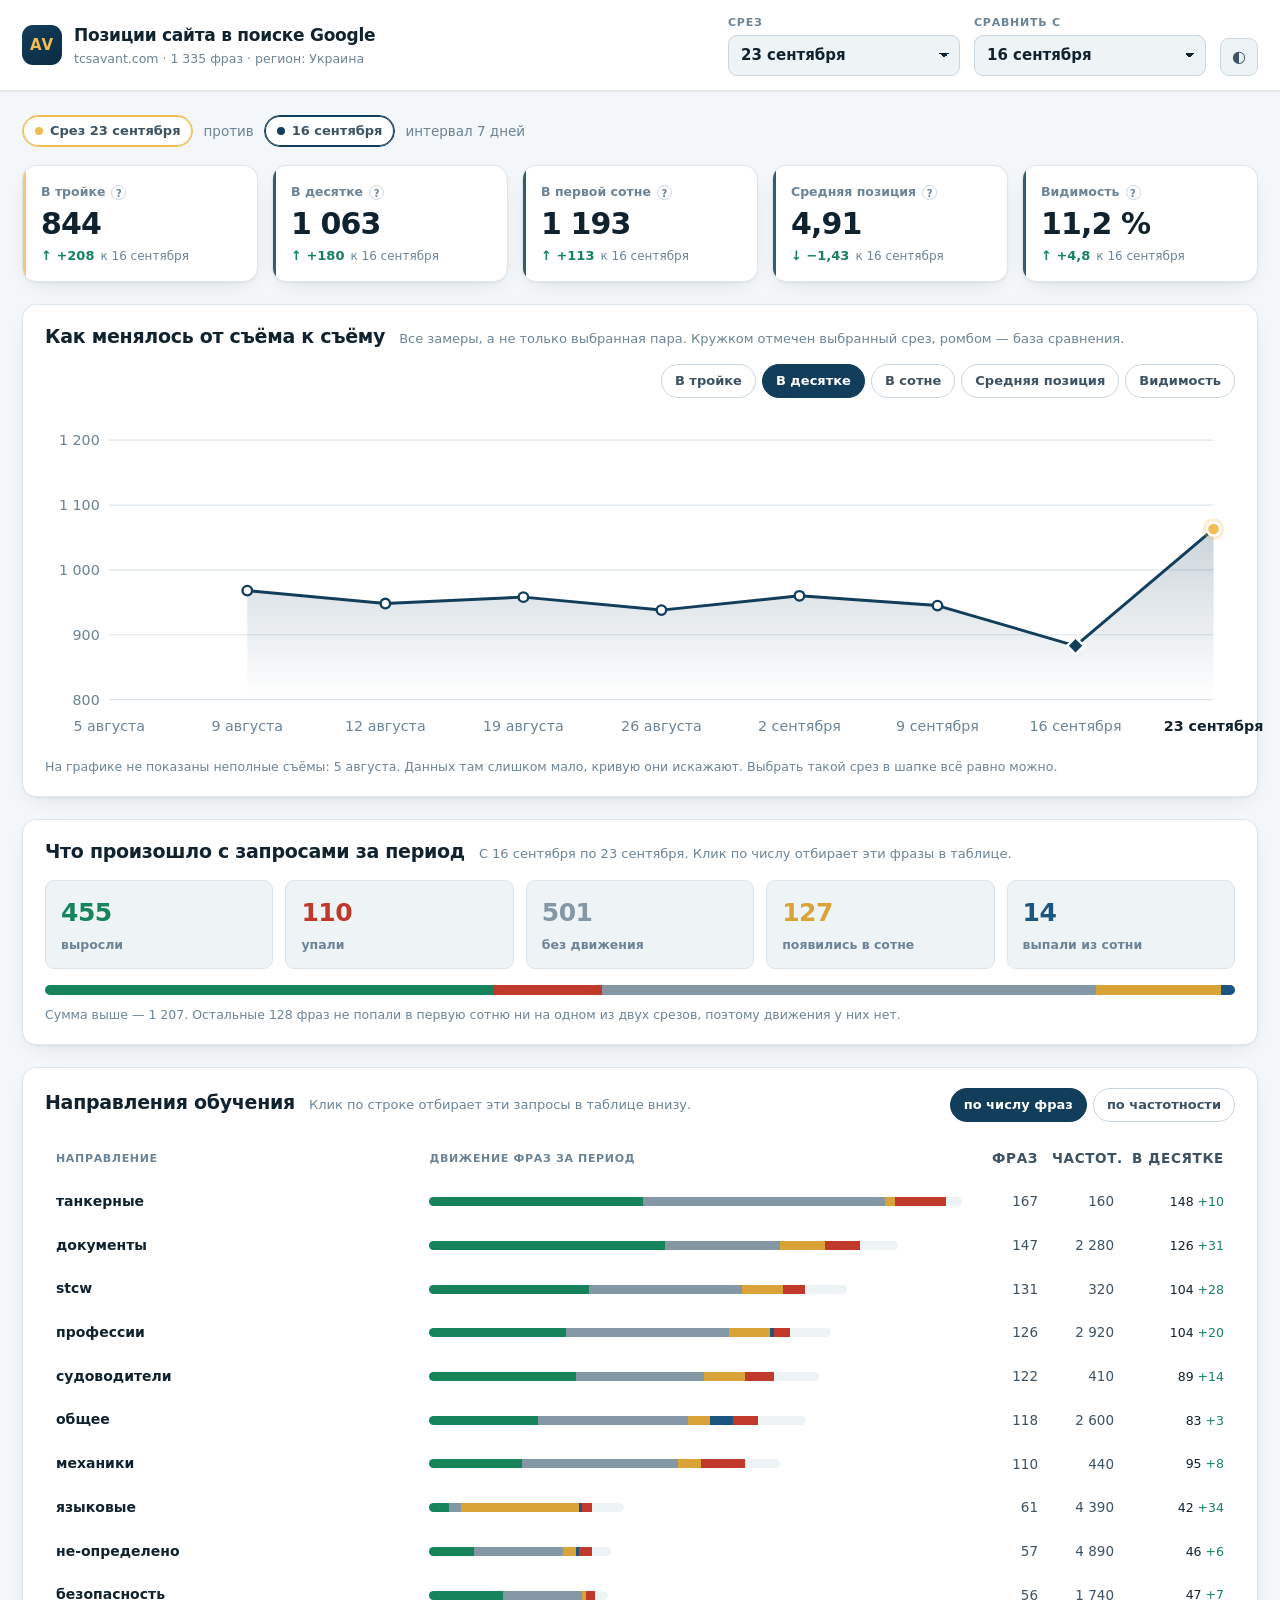
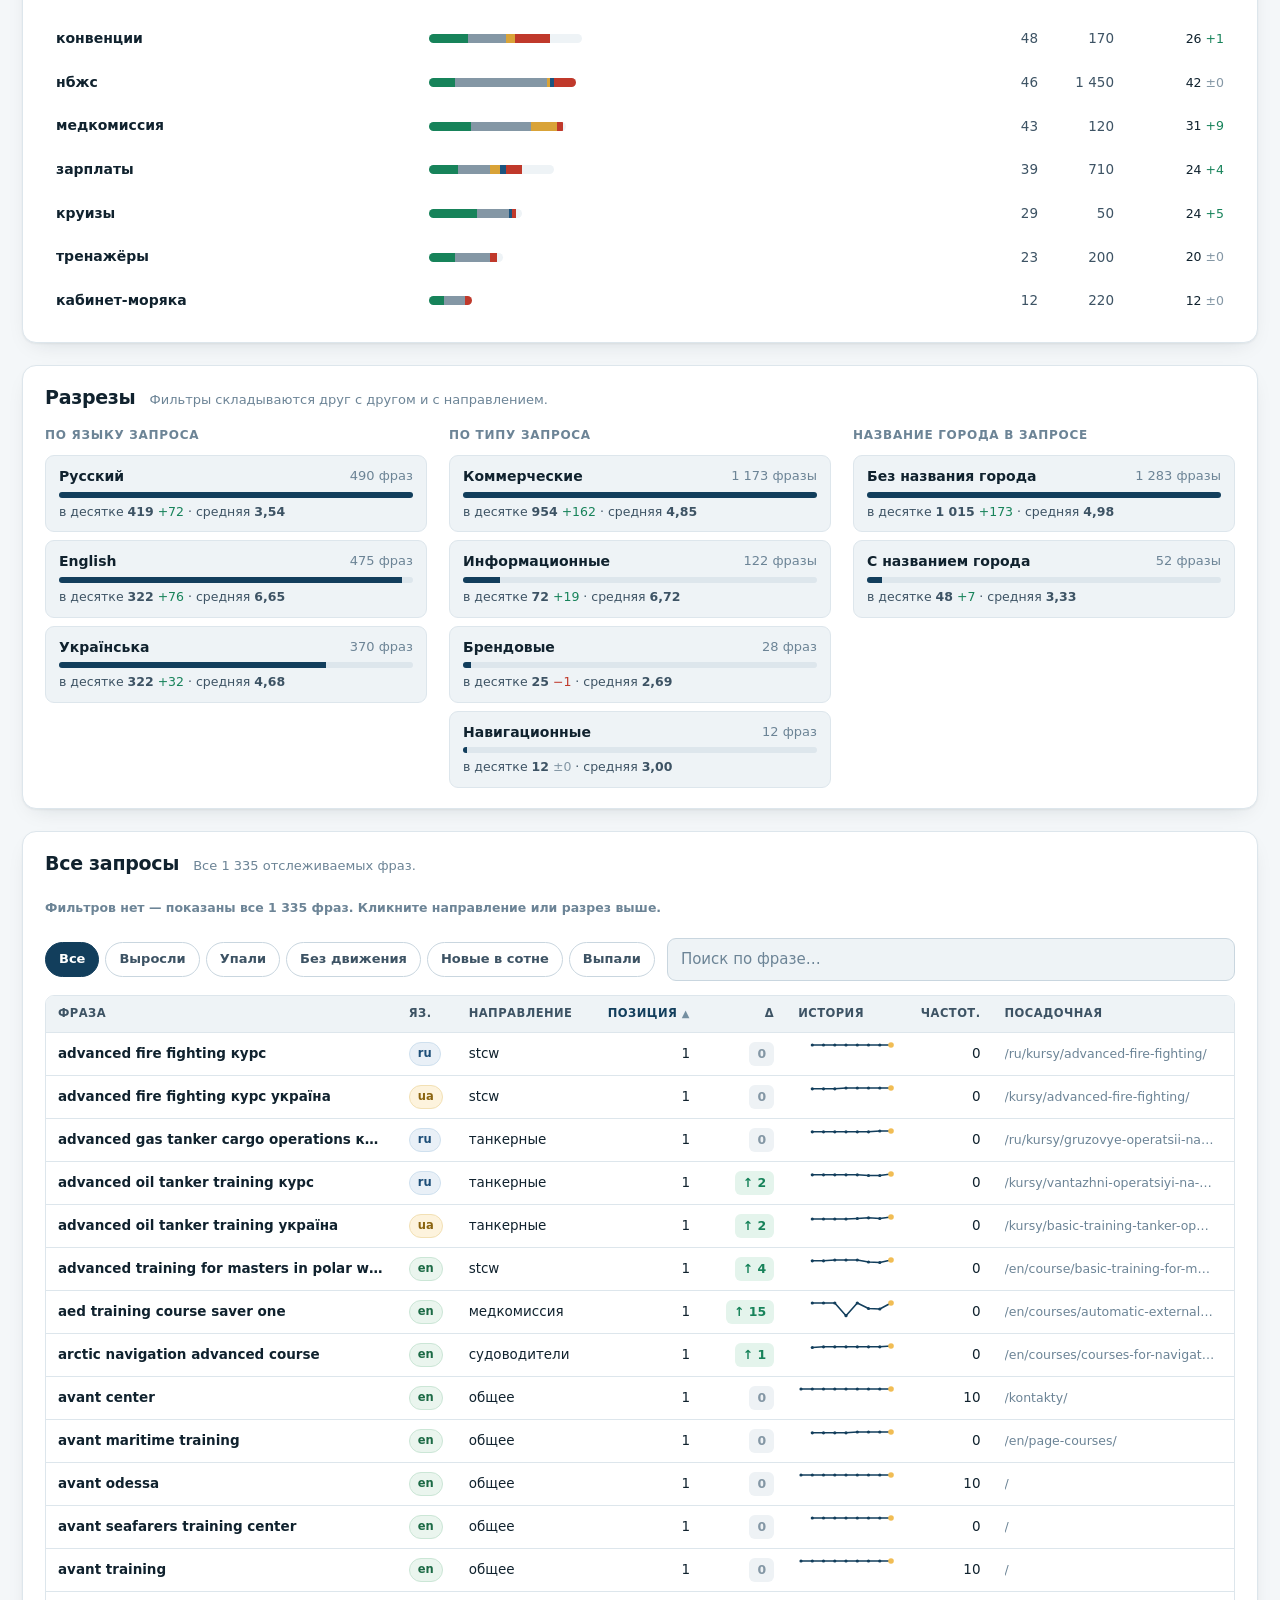
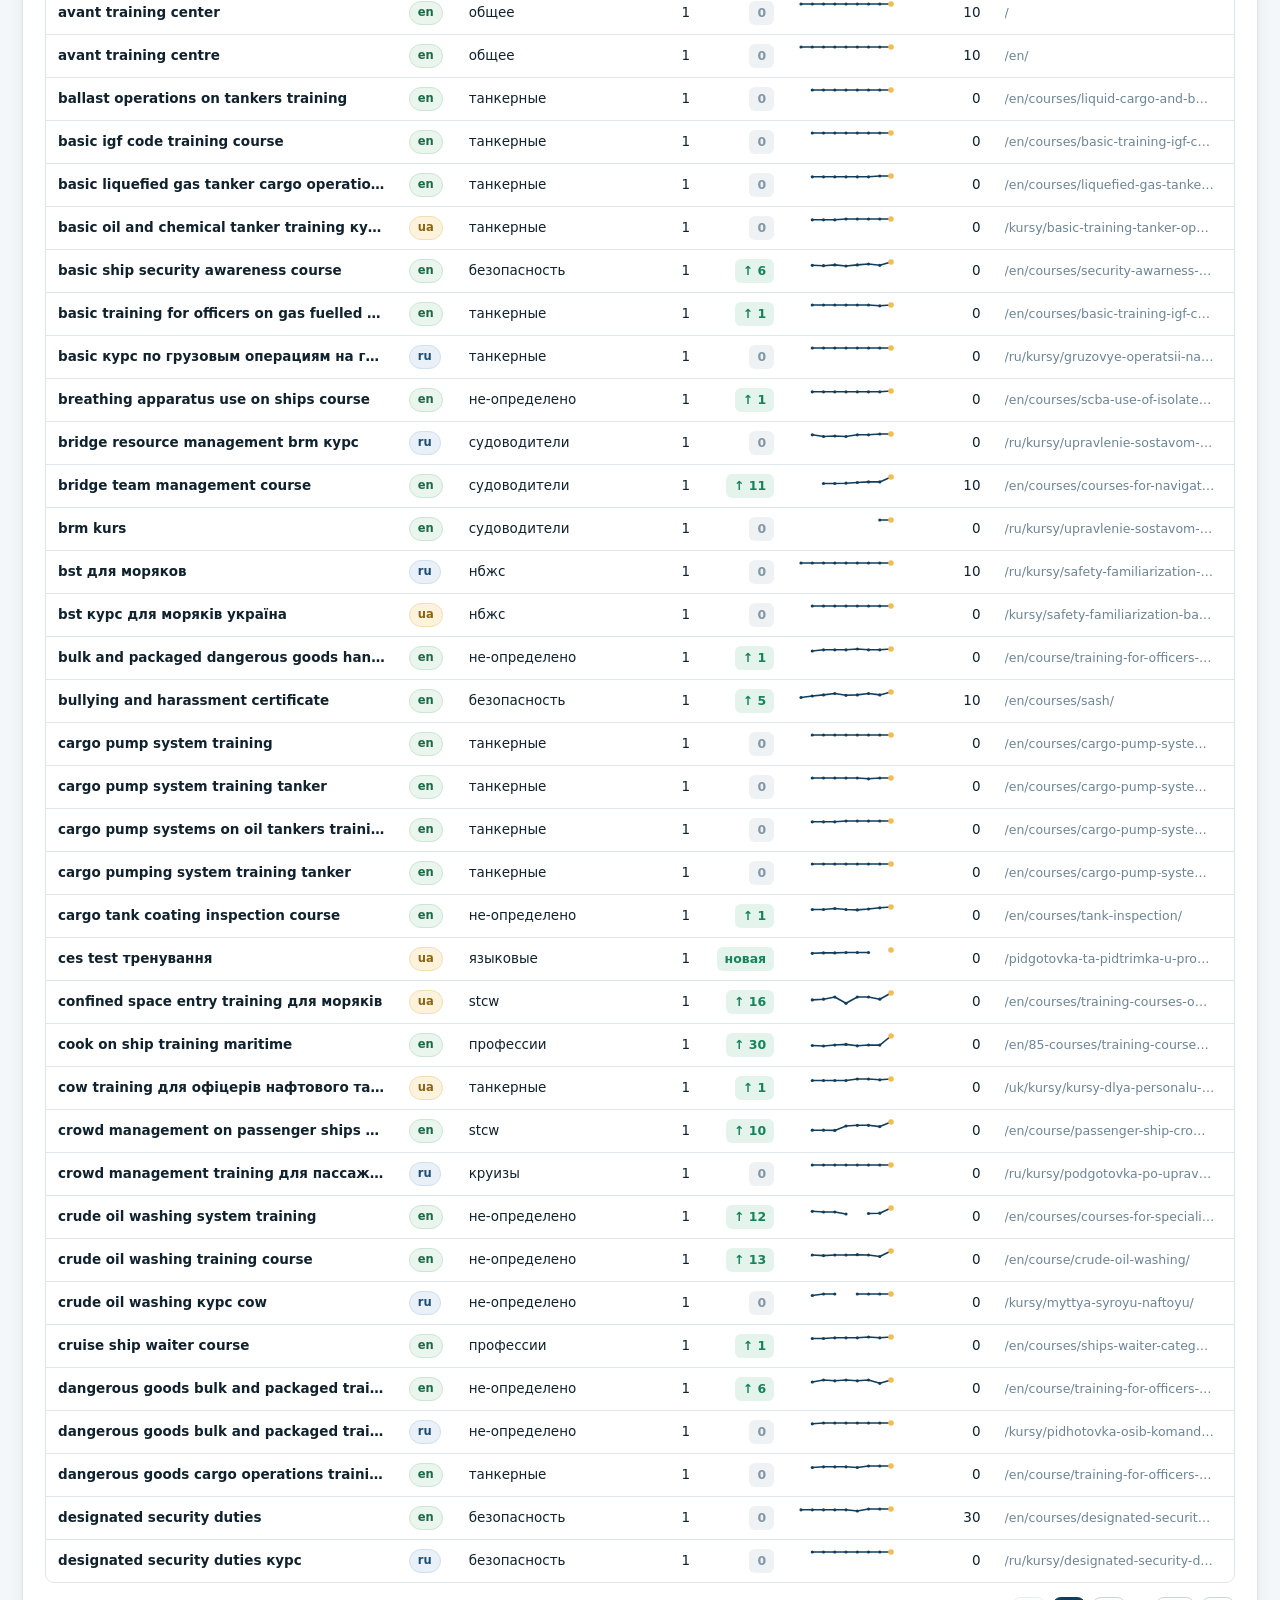
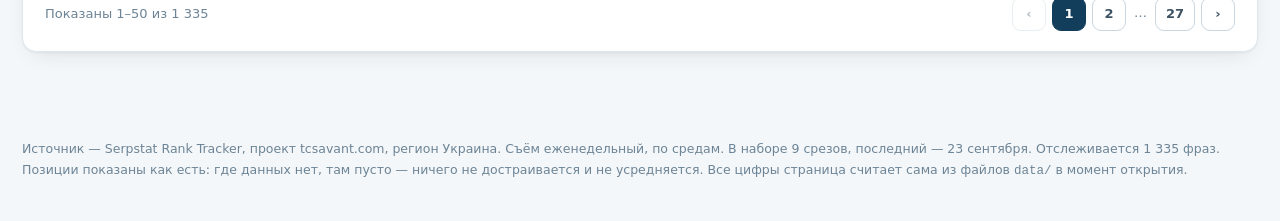
<file: otchety/pozicii/index.html>
<!doctype html>
<html lang="ru" data-theme="light">
<head>
<meta charset="utf-8">
<meta name="viewport" content="width=device-width, initial-scale=1">
<meta name="robots" content="noindex, nofollow">
<title>Позиции сайта в поиске Google</title>
<meta name="description" content="Позиции tcsavant.com в поиске Google по неделям: сводка, направления, разрезы и все запросы.">
<link rel="stylesheet" href="app.css">
<!-- иконка вкладки встроена: отдельный файл дал бы лишний запрос и 404 в консоли -->
<link rel="icon" href="data:image/svg+xml,%3Csvg xmlns='http://www.w3.org/2000/svg' viewBox='0 0 32 32'%3E%3Crect width='32' height='32' rx='7' fill='%23123e5c'/%3E%3Cpath d='M9 23 16 9l7 14' stroke='%23f1bd54' stroke-width='3' fill='none' stroke-linejoin='round'/%3E%3C/svg%3E">
<script>
  /* тема ставится до первой отрисовки, иначе на тёмной теме мигает белым */
  try {
    var t = localStorage.getItem('avant-pozicii-theme');
    if (!t) t = matchMedia('(prefers-color-scheme: dark)').matches ? 'dark' : 'light';
    document.documentElement.dataset.theme = t;
  } catch (e) {}
</script>
</head>
<body>

<header class="top">
  <div class="top__in">
    <div class="brand">
      <div class="brand__mark" aria-hidden="true">AV</div>
      <div>
        <div class="brand__t">Позиции сайта в поиске Google</div>
        <div class="brand__s" id="brandSub">Еженедельный съём по всем отслеживаемым запросам</div>
      </div>
    </div>

    <div class="controls">
      <label class="field">
        <span class="field__l">Срез</span>
        <select class="pick" id="selNow"></select>
      </label>
      <label class="field">
        <span class="field__l">Сравнить с</span>
        <select class="pick" id="selBase"></select>
      </label>
      <button class="iconbtn" id="btnTheme" type="button" title="Светлая или тёмная тема" aria-label="Переключить тему">◐</button>
    </div>
  </div>
</header>

<div id="boot" class="boot">
  <p>Загружаются данные…</p>
</div>

<main class="wrap" id="app" hidden>

  <div class="periodline" id="periodLine"></div>
  <div id="warnings"></div>

  <!-- ── сводка ─────────────────────────────────────────────── -->
  <section class="kpis" id="kpis" aria-label="Сводка"></section>

  <!-- ── история ────────────────────────────────────────────── -->
  <section class="panel">
    <div class="panel__head">
      <h2>Как менялось от съёма к съёму</h2>
      <p>Все замеры, а не только выбранная пара. Кружком отмечен выбранный срез, ромбом — база сравнения.</p>
      <div class="tabs" id="chartTabs" style="margin-left:auto"></div>
    </div>
    <div class="chartbox" id="chart"></div>
  </section>

  <!-- ── движение ───────────────────────────────────────────── -->
  <section class="panel">
    <div class="panel__head">
      <h2>Что произошло с запросами за период</h2>
      <p id="movePeriod"></p>
    </div>
    <div class="moves" id="moves"></div>
    <div class="stack" id="moveStack" aria-hidden="true"></div>
    <p class="movenote" id="moveRest"></p>
  </section>

  <!-- ── направления ────────────────────────────────────────── -->
  <section class="panel">
    <div class="panel__head">
      <h2>Направления обучения</h2>
      <p>Клик по строке отбирает эти запросы в таблице внизу.</p>
      <div class="tabs" id="clusterTabs" style="margin-left:auto"></div>
    </div>
    <div class="clusters" id="clusters"></div>
  </section>

  <!-- ── разрезы ────────────────────────────────────────────── -->
  <section class="panel">
    <div class="panel__head">
      <h2>Разрезы</h2>
      <p>Фильтры складываются друг с другом и с направлением.</p>
    </div>
    <div class="cuts">
      <div><div class="cut__t">По языку запроса</div><div class="cut__list" id="cutLang"></div></div>
      <div><div class="cut__t">По типу запроса</div><div class="cut__list" id="cutType"></div></div>
      <div><div class="cut__t">Название города в запросе</div><div class="cut__list" id="cutGeo"></div></div>
    </div>
  </section>

  <!-- ── таблица ────────────────────────────────────────────── -->
  <section class="panel">
    <div class="panel__head">
      <h2>Все запросы</h2>
      <p id="tableCount"></p>
    </div>

    <div class="filters" id="filters"></div>

    <div class="toolbar">
      <div class="tabs" id="tableTabs"></div>
      <input class="search" id="search" type="search" placeholder="Поиск по фразе…" autocomplete="off" spellcheck="false">
    </div>

    <div class="tablewrap">
      <table class="kt">
        <thead><tr id="thead"></tr></thead>
        <tbody id="tbody"></tbody>
      </table>
    </div>

    <div class="pager">
      <div class="pager__i" id="pagerInfo"></div>
      <div class="pager__b" id="pagerBtns"></div>
    </div>
  </section>

</main>

<footer class="foot" id="foot"></footer>

<div class="tip" id="tip" role="status"></div>

<script src="app.js"></script>
</body>
</html>
</file>
<file: otchety/pozicii/app.css>
/* Дашборд позиций tcsavant.com — оформление.
   Фирменные цвета: #123e5c тёмно-синий, #f1bd54 жёлтый.
   Внешних шрифтов и CDN нет намеренно: страница должна открыться и через год. */

:root {
  --navy: #123e5c;
  --navy-2: #1b5580;
  --gold: #f1bd54;
  --gold-2: #d9a338;

  --bg: #f4f7f9;
  --surface: #ffffff;
  --surface-2: #eef3f6;
  --line: #dde6ec;
  --line-2: #c9d6df;

  --ink: #10222e;
  --ink-2: #3d5364;
  --muted: #6c8496;

  --good: #17835a;
  --good-bg: #e4f4ec;
  --bad: #c0392b;
  --bad-bg: #fbeae7;
  --flat: #8497a5;
  --flat-bg: #eef2f5;

  --shadow: 0 1px 2px rgba(16, 34, 46, .05), 0 8px 24px -12px rgba(16, 34, 46, .18);
  --shadow-sm: 0 1px 2px rgba(16, 34, 46, .06);
  --radius: 14px;
  --radius-sm: 9px;

  --font: system-ui, -apple-system, "Segoe UI", Roboto, "Helvetica Neue", Arial, sans-serif;
  --mono: ui-monospace, "SF Mono", "Cascadia Mono", "Segoe UI Mono", Consolas, monospace;

  --maxw: 1320px;
  --ease: cubic-bezier(.4, 0, .2, 1);
}

[data-theme="dark"] {
  --navy: #6fb3e0;
  --navy-2: #8ec7ee;
  --gold: #f1bd54;
  --gold-2: #ffd479;

  --bg: #0b1720;
  --surface: #12242f;
  --surface-2: #18303e;
  --line: #23404f;
  --line-2: #2f5162;

  --ink: #e6eef4;
  --ink-2: #b3c6d3;
  --muted: #7f9aab;

  --good: #43c48b;
  --good-bg: #12362a;
  --bad: #f0796a;
  --bad-bg: #3a1e1b;
  --flat: #7f9aab;
  --flat-bg: #1b323f;

  --shadow: 0 1px 2px rgba(0, 0, 0, .3), 0 12px 30px -14px rgba(0, 0, 0, .6);
  --shadow-sm: 0 1px 2px rgba(0, 0, 0, .3);
}

* { box-sizing: border-box; }

html { scroll-behavior: smooth; }

body {
  margin: 0;
  background: var(--bg);
  color: var(--ink);
  font: 15px/1.55 var(--font);
  -webkit-text-size-adjust: 100%;
  overflow-x: hidden;
}

h1, h2, h3 { margin: 0; font-weight: 650; letter-spacing: -.015em; line-height: 1.25; }
h2 { font-size: 19px; }
h3 { font-size: 15px; }
p { margin: 0; }
a { color: var(--navy); }

.num { font-variant-numeric: tabular-nums; }

/* ─────────────────────────── шапка ─────────────────────────── */

.top {
  position: sticky; top: 0; z-index: 40;
  background: var(--surface);
  border-bottom: 1px solid var(--line);
  box-shadow: var(--shadow-sm);
}

.top__in {
  max-width: var(--maxw); margin: 0 auto;
  padding: 14px 22px;
  display: flex; align-items: center; gap: 22px; flex-wrap: wrap;
}

.brand { display: flex; align-items: center; gap: 12px; min-width: 0; }

.brand__mark {
  width: 40px; height: 40px; flex: none;
  border-radius: 11px;
  background: linear-gradient(145deg, var(--navy) 0%, #0c2c42 100%);
  color: var(--gold);
  display: grid; place-items: center;
  font-weight: 800; font-size: 15px; letter-spacing: .06em;
}
[data-theme="dark"] .brand__mark { background: linear-gradient(145deg, #17384f 0%, #0b2233 100%); }

.brand__t { font-size: 17px; font-weight: 650; letter-spacing: -.015em; }
.brand__s { font-size: 12.5px; color: var(--muted); }

.controls { display: flex; align-items: flex-end; gap: 14px; margin-left: auto; flex-wrap: wrap; }

.field { display: flex; flex-direction: column; gap: 4px; }
.field__l {
  font-size: 11px; font-weight: 600; letter-spacing: .07em;
  text-transform: uppercase; color: var(--muted);
}

select.pick {
  appearance: none;
  font: inherit; font-weight: 550; color: var(--ink);
  background: var(--surface-2);
  border: 1px solid var(--line-2); border-radius: var(--radius-sm);
  padding: 8px 34px 8px 12px;
  cursor: pointer;
  background-image: linear-gradient(45deg, transparent 50%, currentColor 50%),
                    linear-gradient(135deg, currentColor 50%, transparent 50%);
  background-position: right 15px center, right 10px center;
  background-size: 5px 5px, 5px 5px;
  background-repeat: no-repeat;
  transition: border-color .15s var(--ease), background-color .15s var(--ease);
}
select.pick:hover { border-color: var(--navy); }
select.pick:focus-visible { outline: 2px solid var(--gold); outline-offset: 1px; }

.iconbtn {
  width: 38px; height: 38px; flex: none;
  display: grid; place-items: center;
  border: 1px solid var(--line-2); border-radius: var(--radius-sm);
  background: var(--surface-2); color: var(--ink-2);
  cursor: pointer; font-size: 16px; line-height: 1;
  transition: border-color .15s var(--ease), color .15s var(--ease);
}
.iconbtn:hover { border-color: var(--navy); color: var(--navy); }

/* ─────────────────────────── каркас ─────────────────────────── */

.wrap { max-width: var(--maxw); margin: 0 auto; padding: 24px 22px 64px; }

.panel {
  background: var(--surface);
  border: 1px solid var(--line);
  border-radius: var(--radius);
  box-shadow: var(--shadow);
  padding: 20px 22px;
  margin-bottom: 22px;
}

.panel__head {
  display: flex; align-items: baseline; gap: 14px; flex-wrap: wrap;
  margin-bottom: 16px;
}
.panel__head p { color: var(--muted); font-size: 13px; }

.periodline {
  display: flex; align-items: center; gap: 10px; flex-wrap: wrap;
  margin-bottom: 18px; font-size: 13.5px; color: var(--ink-2);
}
.pill {
  display: inline-flex; align-items: center; gap: 7px;
  padding: 5px 12px; border-radius: 999px;
  background: var(--surface); border: 1px solid var(--line-2);
  font-weight: 600; font-size: 13px;
}
.pill--now { border-color: var(--gold); box-shadow: inset 0 0 0 1px var(--gold); }
.pill--base { border-color: var(--navy); box-shadow: inset 0 0 0 1px var(--navy); }
.pill__dot { width: 8px; height: 8px; border-radius: 50%; }
.pill--now .pill__dot { background: var(--gold); }
.pill--base .pill__dot { background: var(--navy); }

.warn {
  display: flex; gap: 10px; align-items: flex-start;
  padding: 11px 14px; border-radius: var(--radius-sm);
  background: var(--bad-bg); color: var(--bad);
  border: 1px solid currentColor;
  font-size: 13.5px; margin-bottom: 18px;
}
.warn b { font-weight: 650; }

/* ─────────────────────────── плитки KPI ─────────────────────────── */

.kpis {
  display: grid; gap: 14px;
  grid-template-columns: repeat(5, 1fr);
  margin-bottom: 22px;
}

.kpi {
  background: var(--surface);
  border: 1px solid var(--line);
  border-radius: var(--radius);
  box-shadow: var(--shadow);
  padding: 16px 18px 15px;
  position: relative; overflow: hidden;
}
.kpi::before {
  content: ""; position: absolute; inset: 0 auto 0 0; width: 3px;
  background: var(--navy); opacity: .85;
}
.kpi--hero::before { background: var(--gold); }

.kpi__l { font-size: 12.5px; font-weight: 600; color: var(--muted); display: flex; align-items: center; gap: 6px; }
.kpi__v { font-size: 30px; font-weight: 680; letter-spacing: -.03em; margin-top: 6px; line-height: 1.05; }
.kpi__d { margin-top: 7px; font-size: 13px; font-weight: 620; display: flex; align-items: center; gap: 6px; }
.kpi__note { font-size: 12px; color: var(--muted); font-weight: 500; }

.up { color: var(--good); }
.down { color: var(--bad); }
.same { color: var(--flat); }

.hint {
  width: 15px; height: 15px; flex: none;
  border-radius: 50%; border: 1px solid var(--line-2);
  color: var(--muted); font-size: 10px; font-weight: 700;
  display: grid; place-items: center; cursor: help;
}
.hint:hover { border-color: var(--navy); color: var(--navy); }

/* ─────────────────────────── график ─────────────────────────── */

.tabs { display: flex; gap: 6px; flex-wrap: wrap; }
.tab {
  font: inherit; font-size: 13px; font-weight: 600;
  padding: 6px 13px; border-radius: 999px;
  border: 1px solid var(--line-2); background: var(--surface);
  color: var(--ink-2); cursor: pointer;
  transition: all .15s var(--ease);
}
.tab:hover { border-color: var(--navy); color: var(--navy); }
.tab[aria-pressed="true"], .tab.is-on {
  background: var(--navy); border-color: var(--navy); color: #fff;
}
[data-theme="dark"] .tab.is-on,
[data-theme="dark"] .tab[aria-pressed="true"] { color: #08202e; }

.chartbox { position: relative; }
.chartbox svg { display: block; width: 100%; height: auto; overflow: visible; }

.tip {
  position: fixed; z-index: 90; pointer-events: none;
  background: var(--ink); color: var(--surface);
  padding: 8px 11px; border-radius: 8px;
  font-size: 12.5px; line-height: 1.45; font-weight: 500;
  box-shadow: 0 6px 20px -6px rgba(0, 0, 0, .45);
  opacity: 0; transform: translateY(4px);
  transition: opacity .12s var(--ease), transform .12s var(--ease);
  max-width: 280px;
}
.tip.is-on { opacity: 1; transform: translateY(0); }
.tip b { color: var(--gold); font-weight: 650; }

/* ─────────────────────────── движение ─────────────────────────── */

.moves { display: grid; grid-template-columns: repeat(5, 1fr); gap: 12px; }
.move {
  border: 1px solid var(--line); border-radius: var(--radius-sm);
  padding: 13px 15px; background: var(--surface-2);
  cursor: pointer; text-align: left; font: inherit;
  transition: transform .15s var(--ease), border-color .15s var(--ease), box-shadow .15s var(--ease);
}
.move:hover { transform: translateY(-2px); border-color: var(--navy); box-shadow: var(--shadow); }
.move__v { font-size: 25px; font-weight: 680; letter-spacing: -.02em; }
.move__l { font-size: 12.5px; color: var(--muted); font-weight: 550; margin-top: 2px; }

.stack { display: flex; height: 10px; border-radius: 999px; overflow: hidden; margin-top: 16px; background: var(--surface-2); }
.stack > i { display: block; transition: width .45s var(--ease); }
.movenote { margin-top: 10px; font-size: 12.5px; color: var(--muted); }
.move:disabled { cursor: default; opacity: .7; }
.move:disabled:hover { transform: none; border-color: var(--line); box-shadow: none; }

/* ─────────────────────────── кластеры ─────────────────────────── */

.clusters { display: flex; flex-direction: column; gap: 2px; }

.cl {
  display: grid;
  grid-template-columns: minmax(120px, 1.35fr) minmax(90px, 2fr) 62px 62px 96px;
  align-items: center; gap: 14px;
  padding: 9px 10px; border-radius: var(--radius-sm);
  cursor: pointer; border: 1px solid transparent;
  font: inherit; text-align: left; width: 100%; background: none; color: inherit;
  transition: background .15s var(--ease), border-color .15s var(--ease);
}
.cl:hover { background: var(--surface-2); border-color: var(--line-2); }
.cl.is-on { background: var(--surface-2); border-color: var(--navy); }

.cl__n { font-weight: 600; font-size: 14px; overflow: hidden; text-overflow: ellipsis; white-space: nowrap; }
.cl__bar { height: 9px; border-radius: 999px; background: var(--surface-2); overflow: hidden; display: flex; }
.cl__bar > i { display: block; height: 100%; transition: width .5s var(--ease); }
.cl__num { text-align: right; font-size: 13.5px; font-variant-numeric: tabular-nums; color: var(--ink-2); }
.cl__mv { display: flex; gap: 4px; justify-content: flex-end; font-size: 12.5px; font-variant-numeric: tabular-nums; }

.cl--head { cursor: default; font-size: 11px; letter-spacing: .06em; text-transform: uppercase; color: var(--muted); font-weight: 650; }
.cl--head:hover { background: none; border-color: transparent; }

/* ─────────────────────────── разрезы ─────────────────────────── */

.cuts { display: grid; grid-template-columns: repeat(3, 1fr); gap: 22px; }
.cut__t { font-size: 12px; font-weight: 650; letter-spacing: .06em; text-transform: uppercase; color: var(--muted); margin-bottom: 11px; }
.cut__list { display: flex; flex-direction: column; gap: 8px; }

.seg {
  display: grid; grid-template-columns: 1fr auto; gap: 4px 12px;
  padding: 10px 13px; border-radius: var(--radius-sm);
  border: 1px solid var(--line); background: var(--surface-2);
  cursor: pointer; font: inherit; text-align: left; color: inherit; width: 100%;
  transition: border-color .15s var(--ease), transform .15s var(--ease);
}
.seg:hover { border-color: var(--navy); transform: translateY(-1px); }
.seg.is-on { border-color: var(--navy); box-shadow: inset 0 0 0 1px var(--navy); }
.seg__n { font-weight: 620; font-size: 14px; }
.seg__c { font-size: 13px; color: var(--muted); font-variant-numeric: tabular-nums; }
.seg__b { grid-column: 1 / -1; height: 6px; border-radius: 999px; background: var(--line); overflow: hidden; }
.seg__b > i { display: block; height: 100%; background: var(--navy); transition: width .5s var(--ease); }
.seg__m { grid-column: 1 / -1; font-size: 12.5px; color: var(--ink-2); font-variant-numeric: tabular-nums; }

/* ─────────────────────────── фильтры ─────────────────────────── */

.filters { display: flex; align-items: center; gap: 9px; flex-wrap: wrap; margin-bottom: 14px; min-height: 32px; }
.filters__l { font-size: 12.5px; color: var(--muted); font-weight: 600; }

.chip {
  display: inline-flex; align-items: center; gap: 7px;
  padding: 5px 8px 5px 12px; border-radius: 999px;
  background: var(--navy); color: #fff; border: none;
  font: inherit; font-size: 12.5px; font-weight: 600; cursor: pointer;
}
[data-theme="dark"] .chip { color: #08202e; }
.chip__x { font-size: 15px; line-height: 1; opacity: .75; }
.chip:hover .chip__x { opacity: 1; }
.chip--clear { background: none; color: var(--muted); border: 1px dashed var(--line-2); padding: 5px 12px; }
.chip--clear:hover { color: var(--bad); border-color: var(--bad); }

.toolbar { display: flex; align-items: center; gap: 12px; flex-wrap: wrap; margin-bottom: 14px; }
.search {
  flex: 1 1 240px; min-width: 180px;
  font: inherit; color: var(--ink);
  background: var(--surface-2);
  border: 1px solid var(--line-2); border-radius: var(--radius-sm);
  padding: 9px 13px;
}
.search::placeholder { color: var(--muted); }
.search:focus-visible { outline: 2px solid var(--gold); outline-offset: 1px; border-color: var(--navy); }

/* ─────────────────────────── таблица ─────────────────────────── */

.tablewrap { overflow-x: auto; border: 1px solid var(--line); border-radius: var(--radius-sm); }
.tablewrap::-webkit-scrollbar { height: 9px; }
.tablewrap::-webkit-scrollbar-thumb { background: var(--line-2); border-radius: 99px; }

table.kt { width: 100%; border-collapse: collapse; font-size: 13.5px; min-width: 880px; }
.kt th, .kt td { padding: 9px 12px; text-align: left; border-bottom: 1px solid var(--line); vertical-align: middle; }
.kt thead th {
  position: sticky; top: 0; z-index: 2;
  background: var(--surface-2); color: var(--ink-2);
  font-size: 11.5px; font-weight: 650; letter-spacing: .04em; text-transform: uppercase;
  white-space: nowrap; cursor: pointer; user-select: none;
}
.kt thead th:hover { color: var(--navy); }
.kt thead th[aria-sort] { color: var(--navy); }
.kt thead th .ar { opacity: .55; font-size: 10px; }
.kt tbody tr { transition: background .12s var(--ease); }
.kt tbody tr:hover { background: var(--surface-2); }
.kt tbody tr:last-child td { border-bottom: none; }

.kt .c-kw { max-width: 340px; }
.kt .c-kw span { display: block; overflow: hidden; text-overflow: ellipsis; white-space: nowrap; font-weight: 550; }
.kt .c-num { text-align: right; font-variant-numeric: tabular-nums; white-space: nowrap; }
.kt .c-url a { color: var(--muted); text-decoration: none; font-size: 12.5px; display: block; max-width: 210px; overflow: hidden; text-overflow: ellipsis; white-space: nowrap; }
.kt .c-url a:hover { color: var(--navy); text-decoration: underline; }
.kt .c-spark { width: 104px; }
.kt .c-spark svg { display: block; }

.tag {
  display: inline-block; padding: 2px 8px; border-radius: 999px;
  font-size: 11.5px; font-weight: 620; white-space: nowrap;
  background: var(--surface-2); color: var(--ink-2); border: 1px solid var(--line);
}
.tag--ru { background: #e9f0f7; color: #1d4e78; border-color: #cfe0ee; }
.tag--ua { background: #fdf3dd; color: #8a6410; border-color: #f2e0b4; }
.tag--en { background: #eaf5ee; color: #1c6a45; border-color: #cbe6d6; }
[data-theme="dark"] .tag--ru { background: #16344b; color: #8dc2e8; border-color: #23506f; }
[data-theme="dark"] .tag--ua { background: #3a2f13; color: #e8c46e; border-color: #57471c; }
[data-theme="dark"] .tag--en { background: #12362a; color: #6fd0a3; border-color: #1f5540; }

.badge {
  display: inline-flex; align-items: center; gap: 3px;
  padding: 2px 8px; border-radius: 6px;
  font-size: 12.5px; font-weight: 650; font-variant-numeric: tabular-nums;
}
.badge--up { background: var(--good-bg); color: var(--good); }
.badge--down { background: var(--bad-bg); color: var(--bad); }
.badge--flat { background: var(--flat-bg); color: var(--flat); }

.pager { display: flex; align-items: center; justify-content: space-between; gap: 12px; margin-top: 14px; flex-wrap: wrap; }
.pager__i { font-size: 13px; color: var(--muted); font-variant-numeric: tabular-nums; }
.pager__b { display: flex; gap: 6px; }
.pgbtn {
  font: inherit; font-size: 13px; font-weight: 600; min-width: 34px;
  padding: 6px 10px; border-radius: var(--radius-sm);
  border: 1px solid var(--line-2); background: var(--surface); color: var(--ink-2);
  cursor: pointer; transition: all .15s var(--ease);
}
.pgbtn:hover:not(:disabled) { border-color: var(--navy); color: var(--navy); }
.pgbtn:disabled { opacity: .4; cursor: default; }
.pgbtn.is-on { background: var(--navy); border-color: var(--navy); color: #fff; }
[data-theme="dark"] .pgbtn.is-on { color: #08202e; }

.empty { padding: 40px 20px; text-align: center; color: var(--muted); font-size: 14px; }

/* ─────────────────────────── подвал ─────────────────────────── */

.foot { max-width: var(--maxw); margin: 0 auto; padding: 0 22px 40px; color: var(--muted); font-size: 12.5px; line-height: 1.7; }
.foot a { color: var(--muted); }

.boot { padding: 80px 22px; text-align: center; color: var(--muted); }
.boot code { background: var(--surface-2); padding: 2px 7px; border-radius: 5px; font-family: var(--mono); font-size: 13px; color: var(--ink); }

/* пересчёт: короткая вспышка, чтобы глаз заметил обновление */
@keyframes flashin { from { opacity: 0; transform: translateY(3px); } to { opacity: 1; transform: none; } }
.flash { animation: flashin .3s var(--ease) both; }

@media (prefers-reduced-motion: reduce) {
  *, *::before, *::after { animation-duration: .01ms !important; transition-duration: .01ms !important; }
  html { scroll-behavior: auto; }
}

/* ─────────────────────────── узкие экраны ─────────────────────────── */

@media (max-width: 1080px) {
  .kpis { grid-template-columns: repeat(3, 1fr); }
  .cuts { grid-template-columns: 1fr; gap: 18px; }
}

@media (max-width: 760px) {
  .top__in { padding: 12px 14px; gap: 12px; }
  .controls { margin-left: 0; width: 100%; gap: 10px; }
  .field { flex: 1 1 130px; }
  select.pick { width: 100%; }
  .wrap { padding: 16px 14px 48px; }
  .panel { padding: 16px 14px; border-radius: 12px; }
  .kpis { grid-template-columns: repeat(2, 1fr); gap: 10px; }
  .kpi { padding: 13px 14px; }
  .kpi__v { font-size: 25px; }
  .moves { grid-template-columns: repeat(2, 1fr); gap: 9px; }
  .move__v { font-size: 21px; }
  .cl { grid-template-columns: minmax(84px, 1.2fr) 1fr 46px 74px; gap: 9px; padding: 8px 6px; }
  .cl__num--vol { display: none; }
  .brand__s { display: none; }
  h2 { font-size: 17px; }
}

@media (max-width: 420px) {
  .kpis { grid-template-columns: 1fr 1fr; }
  .moves { grid-template-columns: 1fr 1fr; }
  .moves > :nth-child(5) { grid-column: 1 / -1; }
}
</file>
